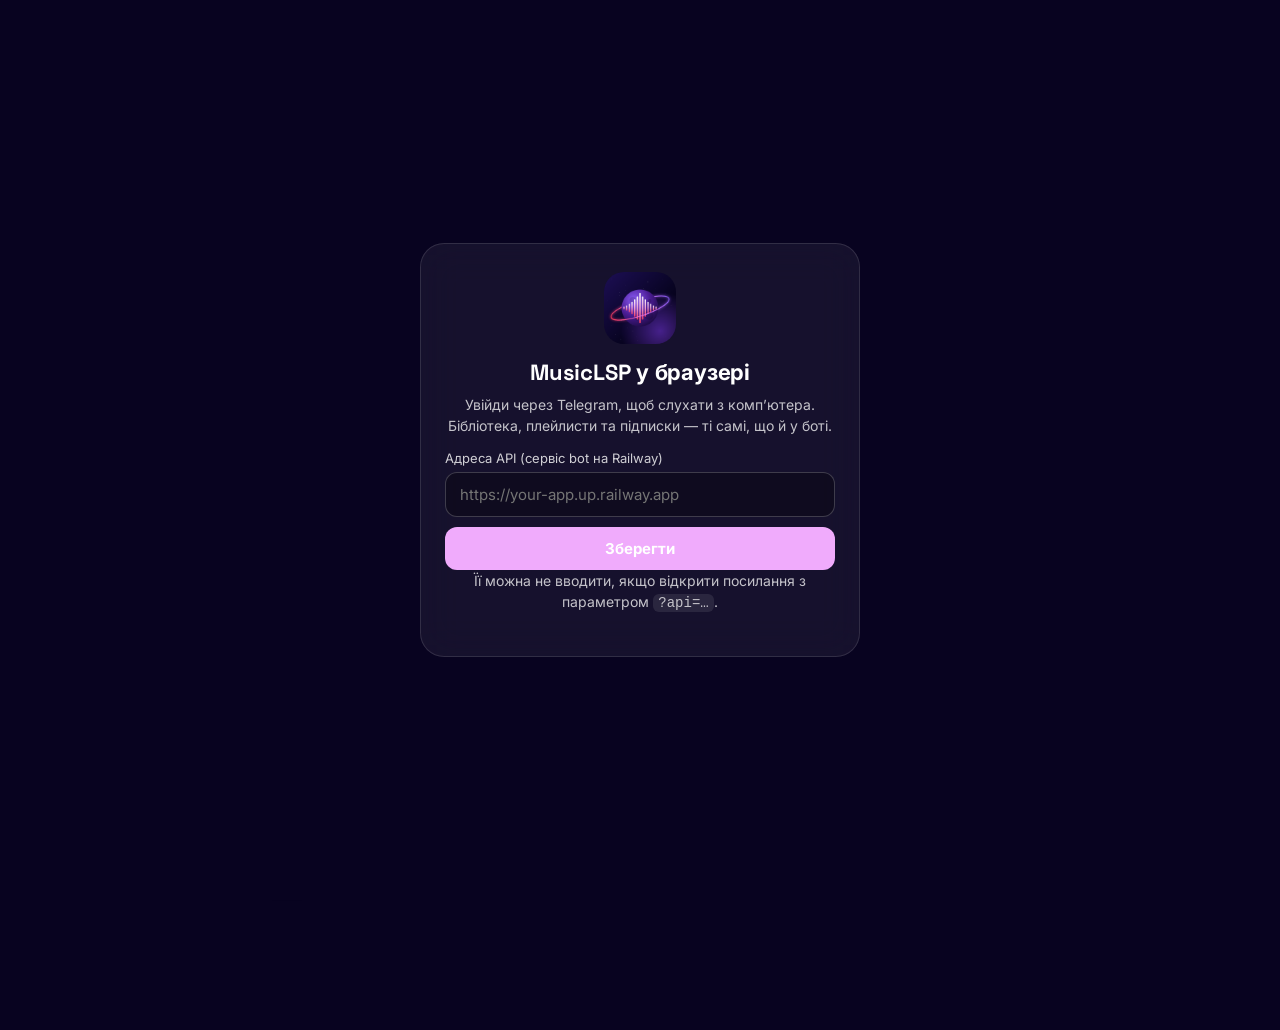
<file: webapp/index.html>
<!DOCTYPE html>
<html lang="uk">
<head>
<meta charset="UTF-8">
<meta name="viewport" content="width=device-width, initial-scale=1, maximum-scale=1, user-scalable=no, viewport-fit=cover">
<title>MusicLSP — Your music space</title>
<script src="./v4-boot.js?v=1"></script>
<script src="https://telegram.org/js/telegram-web-app.js"></script>
<link rel="preconnect" href="https://fonts.googleapis.com">
<link rel="preconnect" href="https://fonts.gstatic.com" crossorigin>
<link href="https://fonts.googleapis.com/css2?family=Space+Grotesk:wght@500;600;700&family=Inter:wght@400;500;600&display=swap" rel="stylesheet"><link rel="stylesheet" href="./legacy.css?v=1">
<link rel="stylesheet" href="./v2.css?v=4">
<link rel="stylesheet" href="./redesign.css?v=21">
<link rel="stylesheet" href="./ui-polish.css?v=2">
<style id="v2-critical-nav">.nav.app-nav{grid-template-columns:repeat(4,minmax(0,1fr))}</style>
  <link rel="stylesheet" href="./v3.css?v=3">
  <link rel="stylesheet" href="./theme.css?v=21">
  <link rel="stylesheet" href="./v4-themes.css?v=1">
  <script defer src="./v3.js?v=12"></script>
<script defer src="./platform.js?v=3"></script>
<script defer src="./v4.js?v=1"></script>
<script>try{var d=document.documentElement;d.dataset.space=localStorage.getItem("mlsp_space")||"nebula";d.dataset.spAnim=localStorage.getItem("mlsp_spanim")==="0"?"0":"1";}catch(e){document.documentElement.dataset.space="nebula";}</script>
<link rel="stylesheet" href="./platform.css?v=4">
<link rel="stylesheet" href="./v4.css?v=1">
<link rel="stylesheet" href="./v5.css?v=1">
<link rel="manifest" href="./manifest.webmanifest">
<meta name="theme-color" content="#080320">
<link rel="icon" type="image/svg+xml" href="./icon.svg">
<link rel="apple-touch-icon" href="./icon-192.png">
</head>
<body>
<div id="spaceBg" aria-hidden="true"><i class="sp-obj"></i></div>
<div id="splash">
  <div class="splashBg" id="splashBg"></div>
  <div class="v5-splash">
    <div class="v5-logo" aria-hidden="true"><i class="v5-ring"></i><i class="v5-ring r2"></i><img src="./icon-192.png" alt=""></div>
    <div class="v5-word">Music<b>LSP</b></div>
    <div class="seq" aria-hidden="true"><i></i><i></i><i></i><i></i><i></i></div>
    <div class="v5-bar" aria-hidden="true"><i></i></div>
    <div class="stext" id="splashText" data-i18n="loading_data">Завантаження даних…</div>
  </div>
</div>
<div class="app" id="appRoot">
  <div id="mlsp-v3"></div>

  <header class="top app-top">
    <button class="top-avatar" id="topProfile" type="button" onclick="go('Me')" aria-label="Відкрити профіль"><span class="avatar-fallback">M</span></button>
    <div class="top-heading">
      <div class="top-eyebrow" id="topSub">ТВОЯ МУЗИКА ЩОДНЯ</div>
      <div class="name dspl" id="topTitle">MusicLSP</div>
    </div>
    <div class="spacer"></div>
    <button class="chip admin-chip" id="adminChip" type="button" hidden onclick="openAdmin()">Admin</button>
    <button class="chip plan-chip" id="planChip" type="button" onclick="openPlan()">Free</button>
  </header>

  <!-- HOME -->
  <section class="screen on" id="scHome">
    <div id="homeBody">
      <div class="skel"></div><div class="skel"></div><div class="skel"></div>
    </div>
  </section>

  <!-- EXPLORE -->
  <section class="screen" id="scExplore">
    <div class="explore-head">
      <div class="explore-kicker">MUSICLSP / DISCOVERY</div>
      <h1>Відкривай <em>своє звучання</em></h1>
      <p>Жанри, настрої та музика, яку варто почути.</p>
    </div>
    <div id="exploreBody"><div class="skel"></div><div class="skel"></div></div>
  </section>

  <!-- SEARCH -->
  <section class="screen" id="scSearch">
    <div class="searchbar">
      <span data-icon="search" class="icon"></span>
      <input id="qInput" placeholder="Трек, артист або жанр" autocomplete="off" data-i18n-ph="search_ph"
             enterkeyhint="search" inputmode="search">
      <button class="act" id="qClear" style="color:var(--muted)"><span data-icon="close"></span></button>
    </div>
    <div class="tabs" id="qTabs">
      <button class="tab" data-kind="all" data-i18n="search_all">Усе</button>
      <button class="tab" data-kind="genres" data-i18n="search_genres">Жанри</button>
      <button class="tab on" data-kind="tracks" data-i18n="search_tracks">Треки</button>
      <button class="tab" data-kind="albums" data-i18n="search_albums">Альбоми</button>
      <button class="tab" data-kind="artists" data-i18n="search_artists">Артисти</button>
      <button class="tab" data-kind="public_domain" data-i18n="search_pd">Суспільне надбання</button>
    </div>
    <div id="qFilters">
      <div class="frow" id="qSortRow">
        <button class="fchip on" data-sort="relevance"><span data-icon="sort" class="icon"></span><span data-i18n="sort_relevance">За збігом</span></button>
        <button class="fchip" data-sort="popularity" data-i18n="sort_popular">Популярні</button>
        <button class="fchip" data-sort="newest" data-i18n="sort_newest">Новинки</button>
      </div>
    </div>
    <div id="qBody">
      <div class="empty"><b data-i18n="search_empty_title">Що поставити?</b><span data-i18n="search_empty_body">Каталог — незалежні артисти під Creative Commons.
        Спробуйте жанр: lofi, jazz, synthwave, folk.</span></div>
    </div>
  </section>

  <!-- LIBRARY -->
  <section class="screen" id="scLib">
    <div class="library-heading"><div class="explore-kicker">YOUR SOUND / COLLECTION</div><h1>Твоя колекція</h1><p>Усе, що хочеш зберегти поруч.</p></div>
    <div class="tabs library-tabs" id="libTabs">
      <button class="tab on" data-view="liked">❤️ Збережене</button>
      <button class="tab" data-view="playlists">▤ Плейлисти</button>
      <button class="tab" data-view="history">◷ Прослухано</button>
      <button class="tab" data-view="moments">✦ Моменти</button>
    </div>
    <div id="libBody"></div>
  </section>

  <!-- PROFILE -->
  <section class="screen" id="scMe">
    <div id="meBody"></div>
  </section>

</div>

<!-- player bar -->
<div class="bar" id="bar">
  <img class="art" id="barArt" alt="">
  <div class="meta" onclick="openSheet()">
    <div class="t" id="barTitle">—</div>
    <div class="s" id="barArtist">—</div><div class="bar-output" id="barOutput"></div>
  </div>
  <button class="iconbtn mini-toggle" id="barShuffle" onclick="toggleShuffle()" aria-label="Перемішати"><span data-icon="shuffle"></span></button>
  <button class="iconbtn" id="barPrev" onclick="barPrev()" aria-label="Попередній трек"><span data-icon="prev"></span></button>
  <button class="iconbtn main" id="barPlay" onclick="barTogglePlay()" aria-label="Відтворити або призупинити"><span data-icon="play"></span></button>
  <button class="iconbtn" id="barNext" onclick="barNext()" aria-label="Наступний трек"><span data-icon="next"></span></button>
  <button class="iconbtn mini-toggle" id="barRepeat" onclick="toggleRepeat()" aria-label="Повтор"><span data-icon="repeat"></span></button>
  <button class="iconbtn" id="barRemote" onclick="openDevices()" aria-label="Керувати пристроями" hidden><span data-icon="devices"></span></button>
  <div class="barline" id="barLine"></div>
</div>

<!-- bottom nav -->
<nav class="nav app-nav" aria-label="Основна навігація">
  <button class="on" data-go="Home"><span class="ic" data-icon="home"></span><span class="nav-label">Головна</span></button>
  <button data-go="Search"><span class="ic" data-icon="search"></span><span class="nav-label">Пошук</span></button>
  <button data-go="Lib"><span class="ic" data-icon="library"></span><span class="nav-label">Бібліотека</span></button>
  <button type="button" data-nav-key="create" onclick="openCreateMenu()"><span class="ic" data-icon="plus"></span><span class="nav-label">Створити</span></button>
</nav>

<!-- now playing -->
<div class="sheet" id="sheet">
  <div class="handle" onclick="closeSheet()"></div>
  <div class="coverWrap" id="coverWrap">
    <img class="ambientBg" id="ambientBg" alt="" aria-hidden="true">
    <div class="vinylDisc" aria-hidden="true"></div>
    <div class="vinylHole"></div>
    <img class="cover" id="npArt" alt="">
  </div>
  <div class="tt dspl" id="npTitle">—</div>
  <div class="aa" id="npArtist">—</div>
  <div class="lic" id="npLic"></div>

  <div class="seek">
    <button class="bkmkBtn" id="bkmkBtn" title="Позначити момент" onclick="addBookmark()">🔖</button>
    <input type="range" id="npSeek" min="0" max="1000" value="0">
    <div class="bkmkTicks" id="bkmkTicks"></div>
    <div class="times"><span id="npCur">0:00</span><span id="npDur">0:00</span></div>
  </div>

  <div class="controls">
    <button class="iconbtn sm" id="btnShuffle" onclick="toggleShuffle()"><span data-icon="shuffle"></span></button>
    <button class="iconbtn sm" onclick="barPrev()"><span data-icon="prev"></span></button>
    <button class="iconbtn main big" id="npPlay" onclick="barTogglePlay()"><span data-icon="play"></span></button>
    <button class="iconbtn sm" onclick="barNext()"><span data-icon="next"></span></button>
    <button class="iconbtn sm" id="btnRepeat" onclick="toggleRepeat()"><span data-icon="repeat"></span></button>
  </div>

  <div class="sheetacts">
    <button class="qa" data-qa="like" id="pillLike" onclick="toggleLike()" aria-label="Зберегти"><span data-icon="heart"></span></button>
    <button class="qa" data-qa="playlist" onclick="openAddToPlaylist()" aria-label="У плейлист"><span data-icon="playlist-add"></span></button>
    <button class="qa" data-qa="radio" onclick="startRadio()" aria-label="Радіо"><span data-icon="radio"></span></button>
    <button class="qa" data-qa="share" onclick="shareCurrentTrack()" aria-label="Поділитися"><span data-icon="share"></span></button>
    <button class="qa" data-qa="queue" onclick="openQueue()" aria-label="Черга"><span data-icon="queue"></span></button>
    <button class="qa" data-qa="devices" onclick="openDevices()" aria-label="Пристрої"><span data-icon="devices"></span></button>
    <button class="qa" data-qa="more" onclick="openMoreMenu()" aria-label="Ще"><span style="font-size:28px;line-height:1">⋯</span></button>
  </div>
</div>

<!-- modal -->
<div class="modal" id="modal" onclick="if(event.target===this)closeModal()">
  <div class="box" id="modalBox"></div>
</div>

<!-- адмін-панель (лише для адмінів) -->
<div class="adm" id="adm">
  <div class="admTop">
    <button class="iconbtn" onclick="closeAdmin()" aria-label="Закрити"><span data-icon="close"></span></button>
    <div class="dspl" style="font-weight:700;font-size:18px">🛠 Адмін-панель</div>
  </div>
  <div class="admTabs" id="admTabs">
    <button class="tab on" data-t="ov">Огляд</button>
    <button class="tab" data-t="users">Юзери</button>
    <button class="tab" data-t="reports">Скарги</button>
    <button class="tab" data-t="promo">Промокоди</button>
    <button class="tab" data-t="bc">Розсилка</button>
    <button class="tab" data-t="sys">Система</button>
    <button class="tab" data-t="log">Журнал</button>
  </div>
  <div class="admBody" id="admBody"></div>
</div>

<div class="toast" id="toast"></div>

<script>
"use strict";

/* ════════ Ініціалізація ════════ */
const tg = window.Telegram?.WebApp;
tg?.ready(); tg?.expand();
/* ПК: велике вікно (повноекранний режим), телефон: окрема мобільна розкладка */
try{
  const plat=(tg&&tg.platform)||"", desk=/^(tdesktop|macos|weba|webk|web|unigram)$/.test(plat);
  document.documentElement.dataset.device=desk?"desktop":"mobile";
  if(desk && tg && typeof tg.requestFullscreen==="function" && !tg.isFullscreen){
    try{ tg.requestFullscreen(); }catch(e){}
    document.addEventListener("click",()=>{ try{ if(!tg.isFullscreen) tg.requestFullscreen(); }catch(e){} },{once:true});
  }
}catch(e){}
try { tg?.setHeaderColor?.("#0E0B18"); tg?.setBackgroundColor?.("#0E0B18"); } catch(e){}
// Telegram Mini App не має API для фонового відтворення — коли застосунок
// повністю згорнутий чи закритий, Telegram зупиняє його WebView і музика
// зупиняється. Це обмеження платформи, обійти його через JS неможливо.
// Реально можемо лише зменшити випадкові згортання/закриття:
try { tg?.enableClosingConfirmation?.(); } catch(e){}      // питає підтвердження перед закриттям
try { tg?.disableVerticalSwipes?.(); } catch(e){}           // прибирає випадкове згортання свайпом вниз

const params   = new URLSearchParams(location.search);
const API      = (params.get("api") || window.__MLSP_API || "").replace(/\/$/, "");
const INIT     = tg?.initData || window.__MLSP_WEB_INIT || "";
const START    = params.get("start") || tg?.initDataUnsafe?.start_param || "";

function applyTelegramAvatar(profile){
  const button=document.getElementById("topProfile");
  if(!button) return;
  const tgUser=tg?.initDataUnsafe?.user || {};
  const user=profile || {};
  const fallback=button.querySelector(".avatar-fallback");
  if(fallback) fallback.textContent=(tgUser.first_name||user.name||"").trim().slice(0,1).toUpperCase() || "♪";
  const photo=[tgUser.photo_url,user.photo_url,user.avatar_url,user.photo].find(v=>typeof v==="string" && /^https:\/\//i.test(v)) || "";
  if(!photo) return;
  let img=button.querySelector("img.telegram-avatar");
  if(!img){
    img=document.createElement("img");
    img.className="telegram-avatar";
    img.alt="";
    img.referrerPolicy="no-referrer";
    img.decoding="async";
    img.onerror=()=>{ img.remove(); button.classList.remove("has-avatar"); };
    button.prepend(img);
  }
  if(img.src!==photo) img.src=photo;
  button.classList.add("has-avatar");
}
const S = {
  me:null, limits:null, features:[],
  queue:[], index:-1, playing:false, shuffle:false, repeat:"off",
  liked:new Set(), playlists:[], eq:null, eqNodes:null, ctx:null,
  crossfade:0, sleepAt:0, sleepTimer:null, kind:"tracks", libView:"liked",
  sort:"relevance", sources:["soundcloud","jamendo","audius","archive","ccmixter","openverse","wikimedia"],
  speed:1, nightQuiet:false, dataSaver:false, autoplay:true,
};

/* ── локальні комфорт-налаштування (швидкість, тихий вечір, моменти) ──
   Зберігаються тільки на пристрої: не потребують синхронізації з сервером. */
try{ S.speed = parseFloat(localStorage.getItem("mlsp_speed")) || 1; }catch(e){}
try{ S.nightQuiet = localStorage.getItem("mlsp_nightquiet") === "1"; }catch(e){}
try{ S.dataSaver = localStorage.getItem("mlsp_data_saver") === "1"; }catch(e){}
try{ S.autoplay = localStorage.getItem("mlsp_autoplay") !== "0"; }catch(e){}
if(S.dataSaver) document.body.classList.add("data-saver");
function isNightHours(){
  const h = new Date().getHours();
  return h >= 23 || h < 7;
}
function bookmarksAll(){
  try{ return JSON.parse(localStorage.getItem("mlsp_bookmarks") || "[]"); }catch(e){ return []; }
}
function bookmarksSave(list){
  try{ localStorage.setItem("mlsp_bookmarks", JSON.stringify(list.slice(0,200))); }catch(e){}
}

/* ════════ Мова інтерфейсу ════════
   Повний перехід на трьохмовний інтерфейс: кожен статичний елемент, що
   несе data-i18n (текст) чи data-i18n-ph (placeholder), перекладається
   через applyI18n(), яка викликається після кожного перемальовування
   екрану — тому переклад тримається навіть коли HTML генерується JS-ом
   наново. Контент з бекенду (назви треків, підбірки на кшталт "Популярне
   цього місяця") — це серверні дані, а не інтерфейс, і залишаються як є. */
const I18N = {
  uk: {
    artist_label:"Артист", artist_tracks:"Треки артиста", artist_open_error:"Не вдалося відкрити сторінку артиста",
    hero_kicker:"MUSICLSP · ВІДКРИВАЙ",
    hero_title_a:"Твій звук.",
    hero_title_b:"Твій момент.",
    hero_desc:"Відкривай музику, яка пасує саме зараз.",
    hero_cta:"Знайти музику",
    hero_footer:"ПЛЕЙЛИСТИ · АРТИСТИ · ВІДКРИТТЯ",

    nav_home:"Головна", nav_search:"Пошук", nav_lib:"Бібліотека", nav_me:"Профіль", nav_create:"Створити",
    sub_free:"Музика з відкритих ліцензій", sub_premium:"Hi-Fi · без лімітів",
    h_mood:"Настрій", onboard_title:"Як почати",
    onboard_body:"Напишіть назву пісні чи артиста в пошуку, або оберіть настрій нижче — і музика підбереться сама.",
    search_ph:"Трек, артист або жанр",
    search_all:"Усе", search_genres:"Жанри", search_tracks:"Треки", search_albums:"Альбоми",
    search_artists:"Артисти", search_pd:"Суспільне надбання",
    sort_relevance:"За збігом", sort_popular:"Популярні", sort_newest:"Новинки",
    search_empty_title:"Що поставити?",
    search_empty_body:"Каталог — незалежні артисти під Creative Commons. Спробуйте жанр: lofi, jazz, synthwave, folk.",
    lib_liked:"Збережене", lib_playlists:"Плейлисти", lib_history:"Історія",
    pr_stats:"Статистика", pr_wrapped:"Мій рік у музиці", pr_referral:"Запросити друзів",
    pr_sound:"Звук", pr_eq:"Еквалайзер", pr_eq_on:"10 смуг із пресетами", pr_eq_off:"Доступно у Premium",
    pr_crossfade:"Кросфейд", pr_crossfade_on:"Плавний перехід між треками", pr_crossfade_off:"Доступно у Premium",
    pr_sleep:"Таймер сну", pr_sleep_on:"Музика вимкнеться сама", pr_sleep_off:"Доступно у Premium", pr_sleep_off_btn:"Вимкнено",
    pr_theme:"Тема", pr_theme_all:"Усі теми відкриті", pr_theme_free:"У Free доступна лише перша тема",
    pr_ambient:"Жива обкладинка", pr_lang:"Мова",
    pr_lang_hint:"Перекладено весь основний інтерфейс.",
    pr_premium:"Premium", pr_promo_btn:"Ввести промокод", pr_licenses:"Ліцензії",
    pr_licenses_body:"Каталог складають Jamendo (Creative Commons), Audius (релізи самих артистів) та Internet Archive (суспільне надбання). Кожен трек показує ліцензію й посилання на оригінал — це вимога CC. Завантаження вмикається лише там, де автор його дозволив.",
    referral_code:"Ваш код", referral_invited:"Запрошено", referral_both:"за друга — обом",
    share_btn:"Поділитися", copy_btn:"Копіювати",
    home_collections:"Добірки", premium_free:"Free",
    nothing_found_title:"Нічого не знайдено", nothing_found_body:"Спробуйте інше слово.",
    nothing_worked_title:"Нічого не вийшло", catalog_down_title:"Каталог не відповідає",
    lib_create_playlist:"Створити плейлист", lib_liked_empty_title:"Збережене порожнє",
    lib_liked_empty_body:"у плеєрі — трек буде тут.",
    what_to_play:"Що поставити?",
    loading_data:"Завантаження даних…",
    loading_phrases:["Крутимо платівку…", "Будимо баси…", "Ловимо потрібну хвилю…", "Розкладаємо треки по поличках…", "Ще секунда…"],
    pr_speed:"Швидкість відтворення",
    pr_night:"Тихий вечір",
    pr_night_sub:"23:00–07:00 — гучність сама стає м'якшою",
    lib_moments:"Моменти",
    moments_empty_title:"Моментів ще немає",
    moments_empty_body:"Тисніть 🔖 під час прослуховування — і позначите улюблений момент треку.",
    bookmark_added:"Позначено {time}",
  },
  ru: {
    artist_label:"Артист", artist_tracks:"Треки артиста", artist_open_error:"Не удалось открыть страницу артиста",
    hero_kicker:"MUSICLSP · ОТКРЫВАЙ",
    hero_title_a:"Твой звук.",
    hero_title_b:"Твой момент.",
    hero_desc:"Открывай музыку, которая подходит именно сейчас.",
    hero_cta:"Найти музыку",
    hero_footer:"ПЛЕЙЛИСТЫ · АРТИСТЫ · ОТКРЫТИЯ",

    nav_home:"Главная", nav_search:"Поиск", nav_lib:"Библиотека", nav_me:"Профиль",
    sub_free:"Музыка из открытых лицензий", sub_premium:"Hi-Fi · без лимитов",
    h_mood:"Настроение", onboard_title:"Как начать",
    onboard_body:"Напишите название песни или артиста в поиске, или выберите настроение ниже — и музыка подберётся сама.",
    search_ph:"Трек, артист или жанр",
    search_all:"Всё", search_genres:"Жанры", search_tracks:"Треки", search_albums:"Альбомы",
    search_artists:"Артисты", search_pd:"Общественное достояние",
    sort_relevance:"По совпадению", sort_popular:"Популярные", sort_newest:"Новинки",
    search_empty_title:"Что поставить?",
    search_empty_body:"Каталог — независимые артисты под Creative Commons. Попробуйте жанр: lofi, jazz, synthwave, folk.",
    lib_liked:"Сохранённое", lib_playlists:"Плейлисты", lib_history:"История",
    pr_stats:"Статистика", pr_wrapped:"Мой год в музыке", pr_referral:"Пригласить друзей",
    pr_sound:"Звук", pr_eq:"Эквалайзер", pr_eq_on:"10 полос с пресетами", pr_eq_off:"Доступно в Premium",
    pr_crossfade:"Кроссфейд", pr_crossfade_on:"Плавный переход между треками", pr_crossfade_off:"Доступно в Premium",
    pr_sleep:"Таймер сна", pr_sleep_on:"Музыка выключится сама", pr_sleep_off:"Доступно в Premium", pr_sleep_off_btn:"Выключено",
    pr_theme:"Тема", pr_theme_all:"Все темы открыты", pr_theme_free:"В Free доступна только первая тема",
    pr_ambient:"Живая обложка", pr_lang:"Язык",
    pr_lang_hint:"Переведён весь основной интерфейс.",
    pr_premium:"Premium", pr_promo_btn:"Ввести промокод", pr_licenses:"Лицензии",
    pr_licenses_body:"Каталог составляют Jamendo (Creative Commons), Audius (релизы самих артистов) и Internet Archive (общественное достояние). Каждый трек показывает лицензию и ссылку на оригинал — это требование CC. Загрузка включена только там, где автор её разрешил.",
    referral_code:"Ваш код", referral_invited:"Приглашено", referral_both:"за друга — обоим",
    share_btn:"Поделиться", copy_btn:"Копировать",
    home_collections:"Подборки", premium_free:"Free",
    nothing_found_title:"Ничего не найдено", nothing_found_body:"Попробуйте другое слово.",
    nothing_worked_title:"Ничего не вышло", catalog_down_title:"Каталог не отвечает",
    lib_create_playlist:"Создать плейлист", lib_liked_empty_title:"Сохранённое пусто",
    lib_liked_empty_body:"в плеере — трек будет здесь.",
    what_to_play:"Что поставить?",
    loading_data:"Загрузка данных…",
    loading_phrases:["Крутим пластинку…", "Будим басы…", "Ловим нужную волну…", "Раскладываем треки по полочкам…", "Ещё секунда…"],
    pr_speed:"Скорость воспроизведения",
    pr_night:"Тихий вечер",
    pr_night_sub:"23:00–07:00 — громкость сама становится мягче",
    lib_moments:"Моменты",
    moments_empty_title:"Моментов пока нет",
    moments_empty_body:"Нажимайте 🔖 во время прослушивания — и отметите любимый момент трека.",
    bookmark_added:"Отмечено {time}",
  },
  en: {
    artist_label:"Artist", artist_tracks:"Artist tracks", artist_open_error:"Could not open artist page",
    hero_kicker:"MUSICLSP · DISCOVER",
    hero_title_a:"Your sound.",
    hero_title_b:"Your moment.",
    hero_desc:"Discover music that fits exactly how you feel right now.",
    hero_cta:"Discover music",
    hero_footer:"PLAYLISTS · ARTISTS · DISCOVERIES",

    nav_home:"Home", nav_search:"Search", nav_lib:"Library", nav_me:"Profile",
    sub_free:"Music from open licenses", sub_premium:"Hi-Fi · no limits",
    h_mood:"Mood", onboard_title:"Getting started",
    onboard_body:"Type a song or artist name in search, or pick a mood below — the music picks itself.",
    search_ph:"Track, artist or genre",
    search_all:"All", search_genres:"Genres", search_tracks:"Tracks", search_albums:"Albums",
    search_artists:"Artists", search_pd:"Public domain",
    sort_relevance:"Best match", sort_popular:"Popular", sort_newest:"Newest",
    search_empty_title:"What'll it be?",
    search_empty_body:"The catalog is independent artists under Creative Commons. Try a genre: lofi, jazz, synthwave, folk.",
    lib_liked:"Saved", lib_playlists:"Playlists", lib_history:"History",
    pr_stats:"Stats", pr_wrapped:"My year in music", pr_referral:"Invite friends",
    pr_sound:"Sound", pr_eq:"Equalizer", pr_eq_on:"10 bands with presets", pr_eq_off:"Premium only",
    pr_crossfade:"Crossfade", pr_crossfade_on:"Smooth transition between tracks", pr_crossfade_off:"Premium only",
    pr_sleep:"Sleep timer", pr_sleep_on:"Music fades out on its own", pr_sleep_off:"Premium only", pr_sleep_off_btn:"Off",
    pr_theme:"Theme", pr_theme_all:"All themes unlocked", pr_theme_free:"Only the first theme is free",
    pr_ambient:"Live cover", pr_lang:"Language",
    pr_lang_hint:"The whole main interface is translated.",
    pr_premium:"Premium", pr_promo_btn:"Enter promo code", pr_licenses:"Licenses",
    pr_licenses_body:"The catalog is Jamendo (Creative Commons), Audius (artists' own releases) and Internet Archive (public domain). Every track shows its license and a link to the original — CC requires that. Downloads are on only where the author allowed it.",
    referral_code:"Your code", referral_invited:"Invited", referral_both:"for a friend — both get",
    share_btn:"Share", copy_btn:"Copy",
    home_collections:"Collections", premium_free:"Free",
    nothing_found_title:"Nothing found", nothing_found_body:"Try another word.",
    nothing_worked_title:"Something went wrong", catalog_down_title:"Catalog isn't responding",
    lib_create_playlist:"Create playlist", lib_liked_empty_title:"Saved is empty",
    lib_liked_empty_body:"in the player — the track will show up here.",
    what_to_play:"What'll it be?",
    loading_data:"Loading data…",
    loading_phrases:["Spinning up the vinyl…", "Waking up the bass…", "Tuning into the right frequency…", "Sorting your tracks…", "Almost there…"],
    pr_speed:"Playback speed",
    pr_night:"Night quiet",
    pr_night_sub:"23:00–07:00 — volume softens automatically",
    lib_moments:"Moments",
    moments_empty_title:"No moments yet",
    moments_empty_body:"Tap 🔖 while listening to mark your favorite moment in a track.",
    bookmark_added:"Marked {time}",
  },
  pl: {
    artist_label:"Artysta", artist_tracks:"Utwory artysty", artist_open_error:"Nie udało się otworzyć strony artysty",
    hero_kicker:"MUSICLSP · ODKRYWAJ",
    hero_title_a:"Twój dźwięk.",
    hero_title_b:"Twój moment.",
    hero_desc:"Odkrywaj muzykę, która pasuje właśnie do Ciebie.",
    hero_cta:"Odkryj muzykę",
    hero_footer:"PLAYLISTY · ARTYŚCI · ODKRYCIA",

    nav_home:"Główna", nav_search:"Szukaj", nav_lib:"Biblioteka", nav_me:"Profil",
    sub_free:"Muzyka z otwartych licencji", sub_premium:"Hi-Fi · bez limitów",
    h_mood:"Nastrój", onboard_title:"Jak zacząć",
    onboard_body:"Wpisz nazwę utworu lub artysty, albo wybierz nastrój poniżej — muzyka dobierze się sama.",
    search_ph:"Utwór, artysta lub gatunek",
    search_all:"Wszystko", search_genres:"Gatunki", search_tracks:"Utwory", search_albums:"Albumy",
    search_artists:"Artyści", search_pd:"Domena publiczna",
    sort_relevance:"Trafność", sort_popular:"Popularne", sort_newest:"Nowości",
    search_empty_title:"Co włączyć?",
    search_empty_body:"Katalog to niezależni artyści na licencji Creative Commons. Spróbuj gatunku: lofi, jazz, synthwave, folk.",
    lib_liked:"Zapisane", lib_playlists:"Playlisty", lib_history:"Historia",
    pr_stats:"Statystyki", pr_wrapped:"Mój rok w muzyce", pr_referral:"Zaproś znajomych",
    pr_sound:"Dźwięk", pr_eq:"Korektor", pr_eq_on:"10 pasm z presetami", pr_eq_off:"Dostępne w Premium",
    pr_crossfade:"Crossfade", pr_crossfade_on:"Płynne przejście między utworami", pr_crossfade_off:"Dostępne w Premium",
    pr_sleep:"Wyłącznik czasowy", pr_sleep_on:"Muzyka wyciszy się sama", pr_sleep_off:"Dostępne w Premium", pr_sleep_off_btn:"Wyłączony",
    pr_theme:"Motyw", pr_theme_all:"Wszystkie motywy odblokowane", pr_theme_free:"W Free dostępny tylko pierwszy motyw",
    pr_ambient:"Żywa okładka", pr_lang:"Język",
    pr_lang_hint:"Przetłumaczony cały główny interfejs.",
    pr_premium:"Premium", pr_promo_btn:"Wpisz kod promocyjny", pr_licenses:"Licencje",
    pr_licenses_body:"Katalog tworzą Jamendo (Creative Commons), Audius (własne wydania artystów) i Internet Archive (domena publiczna). Każdy utwór pokazuje licencję i link do oryginału — tego wymaga CC. Pobieranie włączone tylko tam, gdzie autor na to pozwolił.",
    referral_code:"Twój kod", referral_invited:"Zaproszono", referral_both:"za znajomego — oboje dostajecie",
    share_btn:"Udostępnij", copy_btn:"Kopiuj",
    home_collections:"Kolekcje", premium_free:"Free",
    nothing_found_title:"Nic nie znaleziono", nothing_found_body:"Spróbuj innego słowa.",
    nothing_worked_title:"Coś poszło nie tak", catalog_down_title:"Katalog nie odpowiada",
    lib_create_playlist:"Utwórz playlistę", lib_liked_empty_title:"Brak zapisanych",
    lib_liked_empty_body:"w odtwarzaczu — utwór pojawi się tutaj.",
    what_to_play:"Co włączyć?",
    loading_data:"Ładowanie danych…",
    loading_phrases:["Kręcimy płytę…", "Budzimy bas…", "Łapiemy właściwą falę…", "Układamy utwory…", "Jeszcze chwila…"],
    pr_speed:"Prędkość odtwarzania",
    pr_night:"Cichy wieczór",
    pr_night_sub:"23:00–07:00 — głośność sama łagodnieje",
    lib_moments:"Momenty",
    moments_empty_title:"Nie ma jeszcze żadnych momentów",
    moments_empty_body:"Stuknij 🔖 podczas słuchania, aby zaznaczyć ulubiony moment utworu.",
    bookmark_added:"Zaznaczono {time}",
  },
  de: {
    artist_label:"Künstler", artist_tracks:"Titel des Künstlers", artist_open_error:"Künstlerseite konnte nicht geöffnet werden",
    hero_kicker:"MUSICLSP · ENTDECKEN",
    hero_title_a:"Dein Sound.",
    hero_title_b:"Dein Moment.",
    hero_desc:"Entdecke Musik, die genau jetzt zu dir passt.",
    hero_cta:"Musik entdecken",
    hero_footer:"PLAYLISTS · KÜNSTLER · ENTDECKUNGEN",

    nav_home:"Start", nav_search:"Suche", nav_lib:"Bibliothek", nav_me:"Profil",
    sub_free:"Musik aus offenen Lizenzen", sub_premium:"Hi-Fi · ohne Limits",
    h_mood:"Stimmung", onboard_title:"Erste Schritte",
    onboard_body:"Gib einen Song- oder Künstlernamen ein, oder wähle unten eine Stimmung — die Musik findet sich von selbst.",
    search_ph:"Titel, Künstler oder Genre",
    search_all:"Alles", search_genres:"Genres", search_tracks:"Titel", search_albums:"Alben",
    search_artists:"Künstler", search_pd:"Gemeinfrei",
    sort_relevance:"Relevanz", sort_popular:"Beliebt", sort_newest:"Neu",
    search_empty_title:"Was soll's sein?",
    search_empty_body:"Der Katalog sind unabhängige Künstler unter Creative Commons. Probier ein Genre: lofi, jazz, synthwave, folk.",
    lib_liked:"Gespeichert", lib_playlists:"Playlists", lib_history:"Verlauf",
    pr_stats:"Statistik", pr_wrapped:"Mein Musikjahr", pr_referral:"Freunde einladen",
    pr_sound:"Klang", pr_eq:"Equalizer", pr_eq_on:"10 Bänder mit Presets", pr_eq_off:"Nur mit Premium",
    pr_crossfade:"Crossfade", pr_crossfade_on:"Sanfter Übergang zwischen Titeln", pr_crossfade_off:"Nur mit Premium",
    pr_sleep:"Sleep-Timer", pr_sleep_on:"Musik verklingt von selbst", pr_sleep_off:"Nur mit Premium", pr_sleep_off_btn:"Aus",
    pr_theme:"Design", pr_theme_all:"Alle Designs freigeschaltet", pr_theme_free:"In Free nur das erste Design",
    pr_ambient:"Live-Cover", pr_lang:"Sprache",
    pr_lang_hint:"Die gesamte Oberfläche ist übersetzt.",
    pr_premium:"Premium", pr_promo_btn:"Promo-Code eingeben", pr_licenses:"Lizenzen",
    pr_licenses_body:"Der Katalog besteht aus Jamendo (Creative Commons), Audius (eigene Veröffentlichungen der Künstler) und Internet Archive (gemeinfrei). Jeder Titel zeigt Lizenz und Link zum Original — das verlangt CC. Downloads sind nur aktiviert, wo der Autor es erlaubt.",
    referral_code:"Dein Code", referral_invited:"Eingeladen", referral_both:"pro Freund — ihr beide bekommt",
    share_btn:"Teilen", copy_btn:"Kopieren",
    home_collections:"Sammlungen", premium_free:"Free",
    nothing_found_title:"Nichts gefunden", nothing_found_body:"Versuch ein anderes Wort.",
    nothing_worked_title:"Etwas ist schiefgelaufen", catalog_down_title:"Katalog antwortet nicht",
    lib_create_playlist:"Playlist erstellen", lib_liked_empty_title:"Nichts gespeichert",
    lib_liked_empty_body:"im Player — der Titel erscheint hier.",
    what_to_play:"Was soll's sein?",
    loading_data:"Daten werden geladen…",
    loading_phrases:["Die Platte dreht sich…", "Bass wird geweckt…", "Die richtige Frequenz wird gesucht…", "Songs werden sortiert…", "Gleich geschafft…"],
    pr_speed:"Wiedergabegeschwindigkeit",
    pr_night:"Ruhiger Abend",
    pr_night_sub:"23:00–07:00 Uhr — Lautstärke wird automatisch sanfter",
    lib_moments:"Momente",
    moments_empty_title:"Noch keine Momente",
    moments_empty_body:"Tippe beim Hören auf 🔖, um deinen Lieblingsmoment im Track zu markieren.",
    bookmark_added:"Markiert bei {time}",
  },
  es: {
    artist_label:"Artista", artist_tracks:"Canciones del artista", artist_open_error:"No se pudo abrir la página del artista",
    hero_kicker:"MUSICLSP · DESCUBRE",
    hero_title_a:"Tu sonido.",
    hero_title_b:"Tu momento.",
    hero_desc:"Descubre música que encaja contigo ahora mismo.",
    hero_cta:"Descubrir música",
    hero_footer:"LISTAS · ARTISTAS · DESCUBRIMIENTOS",

    nav_home:"Inicio", nav_search:"Buscar", nav_lib:"Biblioteca", nav_me:"Perfil",
    sub_free:"Música de licencias abiertas", sub_premium:"Hi-Fi · sin límites",
    h_mood:"Estado de ánimo", onboard_title:"Cómo empezar",
    onboard_body:"Escribe una canción o artista, o elige un estado de ánimo abajo — la música se elige sola.",
    search_ph:"Pista, artista o género",
    search_all:"Todo", search_genres:"Géneros", search_tracks:"Pistas", search_albums:"Álbumes",
    search_artists:"Artistas", search_pd:"Dominio público",
    sort_relevance:"Relevancia", sort_popular:"Popular", sort_newest:"Novedades",
    search_empty_title:"¿Qué ponemos?",
    search_empty_body:"El catálogo son artistas independientes bajo Creative Commons. Prueba un género: lofi, jazz, synthwave, folk.",
    lib_liked:"Guardado", lib_playlists:"Listas", lib_history:"Historial",
    pr_stats:"Estadísticas", pr_wrapped:"Mi año en música", pr_referral:"Invitar amigos",
    pr_sound:"Sonido", pr_eq:"Ecualizador", pr_eq_on:"10 bandas con preajustes", pr_eq_off:"Solo en Premium",
    pr_crossfade:"Crossfade", pr_crossfade_on:"Transición suave entre pistas", pr_crossfade_off:"Solo en Premium",
    pr_sleep:"Temporizador", pr_sleep_on:"La música se apaga sola", pr_sleep_off:"Solo en Premium", pr_sleep_off_btn:"Apagado",
    pr_theme:"Tema", pr_theme_all:"Todos los temas desbloqueados", pr_theme_free:"En Free solo el primer tema",
    pr_ambient:"Portada animada", pr_lang:"Idioma",
    pr_lang_hint:"Toda la interfaz principal está traducida.",
    pr_premium:"Premium", pr_promo_btn:"Introducir código promo", pr_licenses:"Licencias",
    pr_licenses_body:"El catálogo es Jamendo (Creative Commons), Audius (publicaciones propias de artistas) e Internet Archive (dominio público). Cada pista muestra su licencia y un enlace al original — lo exige CC. Las descargas solo están activas donde el autor lo permite.",
    referral_code:"Tu código", referral_invited:"Invitados", referral_both:"por amigo — ambos reciben",
    share_btn:"Compartir", copy_btn:"Copiar",
    home_collections:"Colecciones", premium_free:"Free",
    nothing_found_title:"No se encontró nada", nothing_found_body:"Prueba otra palabra.",
    nothing_worked_title:"Algo salió mal", catalog_down_title:"El catálogo no responde",
    lib_create_playlist:"Crear lista", lib_liked_empty_title:"Nada guardado",
    lib_liked_empty_body:"en el reproductor — la pista aparecerá aquí.",
    what_to_play:"¿Qué ponemos?",
    loading_data:"Cargando datos…",
    loading_phrases:["Girando el vinilo…", "Despertando los graves…", "Buscando la frecuencia justa…", "Ordenando tus pistas…", "Ya casi…"],
    pr_speed:"Velocidad de reproducción",
    pr_night:"Noche silenciosa",
    pr_night_sub:"23:00–07:00 — el volumen se suaviza solo",
    lib_moments:"Momentos",
    moments_empty_title:"Aún no hay momentos",
    moments_empty_body:"Toca 🔖 mientras escuchas para marcar tu momento favorito de una pista.",
    bookmark_added:"Marcado en {time}",
  },
  fr: {
    artist_label:"Artiste", artist_tracks:"Titres de l’artiste", artist_open_error:"Impossible d’ouvrir la page de l’artiste",
    hero_kicker:"MUSICLSP · DÉCOUVRIR",
    hero_title_a:"Ton son.",
    hero_title_b:"Ton moment.",
    hero_desc:"Découvre la musique qui te correspond en ce moment.",
    hero_cta:"Découvrir la musique",
    hero_footer:"PLAYLISTS · ARTISTES · DÉCOUVERTES",

    nav_home:"Accueil", nav_search:"Recherche", nav_lib:"Bibliothèque", nav_me:"Profil",
    sub_free:"Musique sous licences ouvertes", sub_premium:"Hi-Fi · sans limites",
    h_mood:"Humeur", onboard_title:"Pour commencer",
    onboard_body:"Écris un titre ou un artiste, ou choisis une humeur ci-dessous — la musique se choisit toute seule.",
    search_ph:"Titre, artiste ou genre",
    search_all:"Tout", search_genres:"Genres", search_tracks:"Titres", search_albums:"Albums",
    search_artists:"Artistes", search_pd:"Domaine public",
    sort_relevance:"Pertinence", sort_popular:"Populaire", sort_newest:"Nouveautés",
    search_empty_title:"On écoute quoi ?",
    search_empty_body:"Le catalogue, ce sont des artistes indépendants sous Creative Commons. Essaie un genre : lofi, jazz, synthwave, folk.",
    lib_liked:"Enregistré", lib_playlists:"Playlists", lib_history:"Historique",
    pr_stats:"Statistiques", pr_wrapped:"Mon année en musique", pr_referral:"Inviter des amis",
    pr_sound:"Son", pr_eq:"Égaliseur", pr_eq_on:"10 bandes avec préréglages", pr_eq_off:"Réservé à Premium",
    pr_crossfade:"Crossfade", pr_crossfade_on:"Transition fluide entre les titres", pr_crossfade_off:"Réservé à Premium",
    pr_sleep:"Minuterie", pr_sleep_on:"La musique s'éteint toute seule", pr_sleep_off:"Réservé à Premium", pr_sleep_off_btn:"Désactivée",
    pr_theme:"Thème", pr_theme_all:"Tous les thèmes débloqués", pr_theme_free:"En Free, seul le premier thème",
    pr_ambient:"Pochette animée", pr_lang:"Langue",
    pr_lang_hint:"Toute l'interface principale est traduite.",
    pr_premium:"Premium", pr_promo_btn:"Entrer un code promo", pr_licenses:"Licences",
    pr_licenses_body:"Le catalogue vient de Jamendo (Creative Commons), Audius (publications des artistes eux-mêmes) et Internet Archive (domaine public). Chaque titre affiche sa licence et un lien vers l'original — la CC l'exige. Le téléchargement n'est activé que si l'auteur l'autorise.",
    referral_code:"Ton code", referral_invited:"Invités", referral_both:"par ami — vous recevez tous les deux",
    share_btn:"Partager", copy_btn:"Copier",
    home_collections:"Collections", premium_free:"Free",
    nothing_found_title:"Rien trouvé", nothing_found_body:"Essaie un autre mot.",
    nothing_worked_title:"Un problème est survenu", catalog_down_title:"Le catalogue ne répond pas",
    lib_create_playlist:"Créer une playlist", lib_liked_empty_title:"Rien d'enregistré",
    lib_liked_empty_body:"dans le lecteur — le titre apparaîtra ici.",
    what_to_play:"On écoute quoi ?",
    loading_data:"Chargement des données…",
    loading_phrases:["Le vinyle tourne…", "On réveille les basses…", "On capte la bonne fréquence…", "On trie les morceaux…", "Presque prêt…"],
    pr_speed:"Vitesse de lecture",
    pr_night:"Soirée tranquille",
    pr_night_sub:"23h00–07h00 — le volume s'adoucit automatiquement",
    lib_moments:"Moments",
    moments_empty_title:"Pas encore de moments",
    moments_empty_body:"Appuyez sur 🔖 pendant l'écoute pour marquer votre moment préféré d'un titre.",
    bookmark_added:"Marqué à {time}",
  },
  tr: {
    artist_label:"Sanatçı", artist_tracks:"Sanatçının parçaları", artist_open_error:"Sanatçı sayfası açılamadı",
    hero_kicker:"MUSICLSP · KEŞFET",
    hero_title_a:"Senin sesin.",
    hero_title_b:"Senin anın.",
    hero_desc:"Tam şu ana uygun müzikleri keşfet.",
    hero_cta:"Müziği keşfet",
    hero_footer:"ÇALMA LİSTELERİ · SANATÇILAR · KEŞİFLER",

    nav_home:"Ana Sayfa", nav_search:"Ara", nav_lib:"Kitaplık", nav_me:"Profil",
    sub_free:"Açık lisanslı müzik", sub_premium:"Hi-Fi · sınırsız",
    h_mood:"Ruh hali", onboard_title:"Nasıl başlanır",
    onboard_body:"Bir şarkı ya da sanatçı adı yaz, ya da aşağıdan bir ruh hali seç — müzik kendi kendine gelsin.",
    search_ph:"Parça, sanatçı veya tür",
    search_all:"Tümü", search_genres:"Türler", search_tracks:"Parçalar", search_albums:"Albümler",
    search_artists:"Sanatçılar", search_pd:"Kamu malı",
    sort_relevance:"Uygunluk", sort_popular:"Popüler", sort_newest:"Yeni",
    search_empty_title:"Ne çalalım?",
    search_empty_body:"Katalog, Creative Commons altında bağımsız sanatçılardan oluşuyor. Bir tür dene: lofi, jazz, synthwave, folk.",
    lib_liked:"Kaydedilenler", lib_playlists:"Çalma listeleri", lib_history:"Geçmiş",
    pr_stats:"İstatistikler", pr_wrapped:"Müzikte yılım", pr_referral:"Arkadaş davet et",
    pr_sound:"Ses", pr_eq:"Ekolayzır", pr_eq_on:"Ön ayarlı 10 bant", pr_eq_off:"Sadece Premium'da",
    pr_crossfade:"Crossfade", pr_crossfade_on:"Parçalar arası yumuşak geçiş", pr_crossfade_off:"Sadece Premium'da",
    pr_sleep:"Uyku zamanlayıcı", pr_sleep_on:"Müzik kendiliğinden kısılır", pr_sleep_off:"Sadece Premium'da", pr_sleep_off_btn:"Kapalı",
    pr_theme:"Tema", pr_theme_all:"Tüm temalar açık", pr_theme_free:"Free'de sadece ilk tema",
    pr_ambient:"Canlı kapak", pr_lang:"Dil",
    pr_lang_hint:"Tüm ana arayüz çevrildi.",
    pr_premium:"Premium", pr_promo_btn:"Promosyon kodu gir", pr_licenses:"Lisanslar",
    pr_licenses_body:"Katalog Jamendo (Creative Commons), Audius (sanatçıların kendi yayınları) ve Internet Archive'dan (kamu malı) oluşur. Her parça lisansını ve orijinaline bağlantıyı gösterir — CC bunu gerektirir. İndirme yalnızca yazarın izin verdiği yerde açıktır.",
    referral_code:"Kodun", referral_invited:"Davet edilen", referral_both:"her arkadaş için — ikiniz de kazanırsınız",
    share_btn:"Paylaş", copy_btn:"Kopyala",
    home_collections:"Koleksiyonlar", premium_free:"Free",
    nothing_found_title:"Bir şey bulunamadı", nothing_found_body:"Başka bir kelime dene.",
    nothing_worked_title:"Bir şeyler ters gitti", catalog_down_title:"Katalog yanıt vermiyor",
    lib_create_playlist:"Çalma listesi oluştur", lib_liked_empty_title:"Kayıtlı bir şey yok",
    lib_liked_empty_body:"çalarda — parça burada görünecek.",
    what_to_play:"Ne çalalım?",
    loading_data:"Veriler yükleniyor…",
    loading_phrases:["Plak dönüyor…", "Bas uyandırılıyor…", "Doğru frekans yakalanıyor…", "Parçalar sıralanıyor…", "Neredeyse hazır…"],
    pr_speed:"Oynatma hızı",
    pr_night:"Sessiz akşam",
    pr_night_sub:"23:00–07:00 — ses seviyesi kendiliğinden yumuşar",
    lib_moments:"Anlar",
    moments_empty_title:"Henüz an yok",
    moments_empty_body:"Dinlerken 🔖'e dokunarak parçadaki favori anınızı işaretleyin.",
    bookmark_added:"{time} işaretlendi",
  },
};

const DATA_SAVER_LABELS = {
  uk:["Економія трафіку","Менше фонових завантажень і передзавантаження аудіо"],
  ru:["Экономия трафика","Меньше фоновых загрузок и предварительной загрузки аудио"],
  en:["Data saver","Less background loading and audio prefetching"],
  pl:["Oszczędzanie danych","Mniej pobierania w tle i wstępnego ładowania audio"],
  de:["Datensparen","Weniger Hintergrund- und Audio-Vorladevorgänge"],
  es:["Ahorro de datos","Menos cargas en segundo plano y precarga de audio"],
  fr:["Économie de données","Moins de chargements en arrière-plan et de préchargement audio"],
  tr:["Veri tasarrufu","Daha az arka plan yüklemesi ve ses ön yüklemesi"]
};

const I18N_EXTRA = {
  uk:{pr_devices:"Мої пристрої",pr_devices_hint:"Передавай музику між відкритими MusicLSP на своїх пристроях",devices_manage:"Керувати пристроями",devices_this:"Цей пристрій",devices_online:"У мережі",devices_offline:"Не в мережі",devices_handoff:"Передати сюди",devices_empty:"Інших активних пристроїв поки немає",devices_sent:"Передаю відтворення…",pr_autoplay:"Розумне автопродовження",pr_autoplay_hint:"Коли черга закінчиться, підбере схожі треки",autoplay_added:"Додав схожі треки до черги",ui_empty:"Порожньо",ui_empty_body:"Тут поки нічого немає.",ui_create:"Створити",ui_cancel:"Скасувати",ui_close:"Закрити",ui_search:"Пошук",ui_queue:"Черга",ui_queue_empty:"Черга порожня",ui_next:"Поставити наступним",ui_save:"Зберегти",ui_add_playlist:"Додати в плейлист",ui_new_playlist:"Створити новий",ui_no_playlists:"Плейлистів немає",ui_no_history:"Історія порожня",ui_no_results:"Нічого не знайдено",ui_loading:"Завантаження…",ui_play:"Відтворити",ui_pause:"Пауза",ui_share:"Поділитися",ui_delete:"Видалити",ui_clear:"Очистити",ui_sleep:"Таймер сну",ui_off:"Вимкнено",ui_settings:"Налаштування",ui_listen:"Слухати",ui_saved:"Збережено",ui_remove:"Прибрано",ui_premium:"Доступно у Premium",ui_no_genres:"Немає жанрів",ui_genres_error:"Не вдалося завантажити жанри",ui_stats_error:"Не вдалося завантажити статистику",ui_listener:"Слухач",ui_premium_active:"Premium активний",ui_free_plan:"Безкоштовний план",ui_admin:"Адміністратор",ui_admin_open:"Відкрити адмін-панель",ui_track_radio:"Радіо на основі треку",ui_open_original:"Відкрити оригінал",ui_stream_error:"Джерело не віддало потік",ui_track_skip:"Трек недоступний, гортаю далі",ui_shuffle_on:"Перемішування увімкнено",ui_shuffle_off:"Порядок за списком",ui_repeat_off:"Повтор вимкнено",ui_repeat_queue:"Повтор черги",ui_repeat_track:"Повтор треку",ui_download_premium:"Завантаження доступне у Premium",ui_mood_premium:"Цей настрій доступний у Premium",ui_removed:"Прибрано",ui_share_error:"Не вдалося поділитися треком"},
  ru:{pr_devices:"Мои устройства",pr_devices_hint:"Передавайте музыку между открытыми MusicLSP на своих устройствах",devices_manage:"Управление устройствами",devices_this:"Это устройство",devices_online:"В сети",devices_offline:"Не в сети",devices_handoff:"Передать сюда",devices_empty:"Других активных устройств пока нет",devices_sent:"Передаю воспроизведение…",pr_autoplay:"Умное автопродолжение",pr_autoplay_hint:"Когда очередь закончится, подберёт похожие треки",autoplay_added:"Добавил похожие треки в очередь",ui_empty:"Пусто",ui_empty_body:"Здесь пока ничего нет.",ui_create:"Создать",ui_cancel:"Отмена",ui_close:"Закрыть",ui_search:"Поиск",ui_queue:"Очередь",ui_queue_empty:"Очередь пуста",ui_next:"Включить следующим",ui_save:"Сохранить",ui_add_playlist:"Добавить в плейлист",ui_new_playlist:"Создать новый",ui_no_playlists:"Плейлистов нет",ui_no_history:"История пуста",ui_no_results:"Ничего не найдено",ui_loading:"Загрузка…",ui_play:"Воспроизвести",ui_pause:"Пауза",ui_share:"Поделиться",ui_delete:"Удалить",ui_clear:"Очистить",ui_sleep:"Таймер сна",ui_off:"Выключено",ui_settings:"Настройки",ui_listen:"Слушать",ui_saved:"Сохранено",ui_remove:"Убрано",ui_premium:"Доступно в Premium",ui_no_genres:"Нет жанров",ui_genres_error:"Не удалось загрузить жанры",ui_stats_error:"Не удалось загрузить статистику",ui_listener:"Слушатель",ui_premium_active:"Premium активен",ui_free_plan:"Бесплатный план",ui_admin:"Администратор",ui_admin_open:"Открыть панель администратора",ui_track_radio:"Радио на основе трека",ui_open_original:"Открыть оригинал",ui_stream_error:"Источник не отдал поток",ui_track_skip:"Трек недоступен, переключаю дальше",ui_shuffle_on:"Перемешивание включено",ui_shuffle_off:"Порядок по списку",ui_repeat_off:"Повтор выключен",ui_repeat_queue:"Повтор очереди",ui_repeat_track:"Повтор трека",ui_download_premium:"Загрузка доступна в Premium",ui_mood_premium:"Это настроение доступно в Premium",ui_removed:"Убрано",ui_share_error:"Не удалось поделиться треком"},
  en:{pr_devices:"My devices",pr_devices_hint:"Move music between MusicLSP sessions on your devices",devices_manage:"Manage devices",devices_this:"This device",devices_online:"Online",devices_offline:"Offline",devices_handoff:"Play here",devices_empty:"No other active devices yet",devices_sent:"Transferring playback…",pr_autoplay:"Smart autoplay",pr_autoplay_hint:"When the queue ends, find similar tracks",autoplay_added:"Added similar tracks to your queue",ui_empty:"Empty",ui_empty_body:"Nothing here yet.",ui_create:"Create",ui_cancel:"Cancel",ui_close:"Close",ui_search:"Search",ui_queue:"Queue",ui_queue_empty:"Queue is empty",ui_next:"Play next",ui_save:"Save",ui_add_playlist:"Add to playlist",ui_new_playlist:"Create new",ui_no_playlists:"No playlists",ui_no_history:"History is empty",ui_no_results:"No results found",ui_loading:"Loading…",ui_play:"Play",ui_pause:"Pause",ui_share:"Share",ui_delete:"Delete",ui_clear:"Clear",ui_sleep:"Sleep timer",ui_off:"Off",ui_settings:"Settings",ui_listen:"Listen",ui_saved:"Saved",ui_remove:"Removed",ui_premium:"Available in Premium",ui_no_genres:"No genres",ui_genres_error:"Could not load genres",ui_stats_error:"Could not load statistics",ui_listener:"Listener",ui_premium_active:"Premium active",ui_free_plan:"Free plan",ui_admin:"Administrator",ui_admin_open:"Open admin panel",ui_track_radio:"Start radio from this track",ui_open_original:"Open original",ui_stream_error:"The source did not provide a stream",ui_track_skip:"Track unavailable, skipping",ui_shuffle_on:"Shuffle enabled",ui_shuffle_off:"Playing in list order",ui_repeat_off:"Repeat off",ui_repeat_queue:"Repeat queue",ui_repeat_track:"Repeat track",ui_download_premium:"Downloads are available in Premium",ui_mood_premium:"This mood is available in Premium",ui_removed:"Removed",ui_share_error:"Could not share track"},
  pl:{pr_devices:"Moje urządzenia",pr_devices_hint:"Przenoś odtwarzanie między sesjami MusicLSP na swoich urządzeniach",devices_manage:"Zarządzaj urządzeniami",devices_this:"To urządzenie",devices_online:"Online",devices_offline:"Offline",devices_handoff:"Odtwarzaj tutaj",devices_empty:"Brak innych aktywnych urządzeń",devices_sent:"Przenoszenie odtwarzania…",pr_autoplay:"Inteligentne autoodtwarzanie",pr_autoplay_hint:"Po zakończeniu kolejki dobierze podobne utwory",autoplay_added:"Dodano podobne utwory do kolejki",ui_empty:"Pusto",ui_empty_body:"Na razie nic tu nie ma.",ui_create:"Utwórz",ui_cancel:"Anuluj",ui_close:"Zamknij",ui_search:"Szukaj",ui_queue:"Kolejka",ui_queue_empty:"Kolejka jest pusta",ui_next:"Odtwórz jako następny",ui_save:"Zapisz",ui_add_playlist:"Dodaj do playlisty",ui_new_playlist:"Utwórz nową",ui_no_playlists:"Brak playlist",ui_no_history:"Historia jest pusta",ui_no_results:"Nie znaleziono",ui_loading:"Ładowanie…",ui_play:"Odtwórz",ui_pause:"Pauza",ui_share:"Udostępnij",ui_delete:"Usuń",ui_clear:"Wyczyść",ui_sleep:"Wyłącznik czasowy",ui_off:"Wyłączone",ui_settings:"Ustawienia",ui_listen:"Słuchaj",ui_saved:"Zapisano",ui_remove:"Usunięto",ui_premium:"Dostępne w Premium",ui_no_genres:"Brak gatunków",ui_genres_error:"Nie udało się załadować gatunków",ui_stats_error:"Nie udało się załadować statystyk",ui_listener:"Słuchacz",ui_premium_active:"Premium aktywny",ui_free_plan:"Plan darmowy",ui_admin:"Administrator",ui_admin_open:"Otwórz panel administratora",ui_track_radio:"Radio na podstawie utworu",ui_open_original:"Otwórz oryginał",ui_stream_error:"Źródło nie udostępniło strumienia",ui_track_skip:"Utwór niedostępny, pomijam",ui_shuffle_on:"Losowanie włączone",ui_shuffle_off:"Kolejność z listy",ui_repeat_off:"Powtarzanie wyłączone",ui_repeat_queue:"Powtarzaj kolejkę",ui_repeat_track:"Powtarzaj utwór",ui_download_premium:"Pobieranie dostępne w Premium",ui_mood_premium:"Ten nastrój jest dostępny w Premium",ui_removed:"Usunięto",ui_share_error:"Nie udało się udostępnić utworu"},
  de:{pr_devices:"Meine Geräte",pr_devices_hint:"Musik zwischen MusicLSP-Sitzungen auf deinen Geräten übertragen",devices_manage:"Geräte verwalten",devices_this:"Dieses Gerät",devices_online:"Online",devices_offline:"Offline",devices_handoff:"Hier abspielen",devices_empty:"Noch keine weiteren aktiven Geräte",devices_sent:"Wiedergabe wird übertragen…",pr_autoplay:"Intelligente Wiedergabe",pr_autoplay_hint:"Findet ähnliche Titel, wenn die Warteschlange endet",autoplay_added:"Ähnliche Titel zur Warteschlange hinzugefügt",ui_empty:"Leer",ui_empty_body:"Hier ist noch nichts.",ui_create:"Erstellen",ui_cancel:"Abbrechen",ui_close:"Schließen",ui_search:"Suchen",ui_queue:"Warteschlange",ui_queue_empty:"Warteschlange ist leer",ui_next:"Als Nächstes abspielen",ui_save:"Speichern",ui_add_playlist:"Zur Playlist hinzufügen",ui_new_playlist:"Neu erstellen",ui_no_playlists:"Keine Playlists",ui_no_history:"Verlauf ist leer",ui_no_results:"Keine Ergebnisse",ui_loading:"Wird geladen…",ui_play:"Abspielen",ui_pause:"Pause",ui_share:"Teilen",ui_delete:"Löschen",ui_clear:"Leeren",ui_sleep:"Sleeptimer",ui_off:"Aus",ui_settings:"Einstellungen",ui_listen:"Anhören",ui_saved:"Gespeichert",ui_remove:"Entfernt",ui_premium:"In Premium verfügbar",ui_no_genres:"Keine Genres",ui_genres_error:"Genres konnten nicht geladen werden",ui_stats_error:"Statistiken konnten nicht geladen werden",ui_listener:"Hörer",ui_premium_active:"Premium aktiv",ui_free_plan:"Kostenloser Tarif",ui_admin:"Administrator",ui_admin_open:"Adminbereich öffnen",ui_track_radio:"Radio basierend auf diesem Titel",ui_open_original:"Original öffnen",ui_stream_error:"Quelle hat keinen Stream geliefert",ui_track_skip:"Titel nicht verfügbar, überspringe",ui_shuffle_on:"Zufallswiedergabe aktiviert",ui_shuffle_off:"Wiedergabe in Listenreihenfolge",ui_repeat_off:"Wiederholung aus",ui_repeat_queue:"Warteschlange wiederholen",ui_repeat_track:"Titel wiederholen",ui_download_premium:"Downloads sind mit Premium verfügbar",ui_mood_premium:"Diese Stimmung ist mit Premium verfügbar",ui_removed:"Entfernt",ui_share_error:"Titel konnte nicht geteilt werden"},
  es:{pr_devices:"Mis dispositivos",pr_devices_hint:"Pasa la música entre sesiones de MusicLSP en tus dispositivos",devices_manage:"Gestionar dispositivos",devices_this:"Este dispositivo",devices_online:"En línea",devices_offline:"Desconectado",devices_handoff:"Reproducir aquí",devices_empty:"Aún no hay otros dispositivos activos",devices_sent:"Transfiriendo reproducción…",pr_autoplay:"Reproducción automática inteligente",pr_autoplay_hint:"Busca temas similares cuando termine la cola",autoplay_added:"Se añadieron temas similares a la cola",ui_empty:"Vacío",ui_empty_body:"Todavía no hay nada aquí.",ui_create:"Crear",ui_cancel:"Cancelar",ui_close:"Cerrar",ui_search:"Buscar",ui_queue:"Cola",ui_queue_empty:"La cola está vacía",ui_next:"Reproducir a continuación",ui_save:"Guardar",ui_add_playlist:"Añadir a la playlist",ui_new_playlist:"Crear nueva",ui_no_playlists:"No hay playlists",ui_no_history:"El historial está vacío",ui_no_results:"No se encontraron resultados",ui_loading:"Cargando…",ui_play:"Reproducir",ui_pause:"Pausa",ui_share:"Compartir",ui_delete:"Eliminar",ui_clear:"Vaciar",ui_sleep:"Temporizador",ui_off:"Desactivado",ui_settings:"Ajustes",ui_listen:"Escuchar",ui_saved:"Guardado",ui_remove:"Eliminado",ui_premium:"Disponible en Premium",ui_no_genres:"No hay géneros",ui_genres_error:"No se pudieron cargar los géneros",ui_stats_error:"No se pudieron cargar las estadísticas",ui_listener:"Oyente",ui_premium_active:"Premium activo",ui_free_plan:"Plan gratuito",ui_admin:"Administrador",ui_admin_open:"Abrir panel de administración",ui_track_radio:"Radio basada en esta canción",ui_open_original:"Abrir original",ui_stream_error:"La fuente no proporcionó el audio",ui_track_skip:"Canción no disponible, saltando",ui_shuffle_on:"Reproducción aleatoria activada",ui_shuffle_off:"Orden de la lista",ui_repeat_off:"Repetición desactivada",ui_repeat_queue:"Repetir cola",ui_repeat_track:"Repetir canción",ui_download_premium:"Descargas disponibles en Premium",ui_mood_premium:"Este estado de ánimo está disponible en Premium",ui_removed:"Eliminado",ui_share_error:"No se pudo compartir la canción"},
  fr:{pr_devices:"Mes appareils",pr_devices_hint:"Transférez la musique entre les sessions MusicLSP de vos appareils",devices_manage:"Gérer les appareils",devices_this:"Cet appareil",devices_online:"En ligne",devices_offline:"Hors ligne",devices_handoff:"Lire ici",devices_empty:"Aucun autre appareil actif pour le moment",devices_sent:"Transfert de la lecture…",pr_autoplay:"Lecture automatique intelligente",pr_autoplay_hint:"Trouve des titres similaires à la fin de la file",autoplay_added:"Titres similaires ajoutés à la file",ui_empty:"Vide",ui_empty_body:"Il n’y a encore rien ici.",ui_create:"Créer",ui_cancel:"Annuler",ui_close:"Fermer",ui_search:"Rechercher",ui_queue:"File d’attente",ui_queue_empty:"La file est vide",ui_next:"Lire ensuite",ui_save:"Enregistrer",ui_add_playlist:"Ajouter à la playlist",ui_new_playlist:"Créer",ui_no_playlists:"Aucune playlist",ui_no_history:"Historique vide",ui_no_results:"Aucun résultat",ui_loading:"Chargement…",ui_play:"Lire",ui_pause:"Pause",ui_share:"Partager",ui_delete:"Supprimer",ui_clear:"Effacer",ui_sleep:"Minuteur",ui_off:"Désactivé",ui_settings:"Paramètres",ui_listen:"Écouter",ui_saved:"Enregistré",ui_remove:"Retiré",ui_premium:"Disponible avec Premium",ui_no_genres:"Aucun genre",ui_genres_error:"Impossible de charger les genres",ui_stats_error:"Impossible de charger les statistiques",ui_listener:"Auditeur",ui_premium_active:"Premium actif",ui_free_plan:"Offre gratuite",ui_admin:"Administrateur",ui_admin_open:"Ouvrir le panneau d’administration",ui_track_radio:"Radio basée sur ce titre",ui_open_original:"Ouvrir l’original",ui_stream_error:"La source n’a pas fourni de flux",ui_track_skip:"Titre indisponible, passage au suivant",ui_shuffle_on:"Lecture aléatoire activée",ui_shuffle_off:"Ordre de la liste",ui_repeat_off:"Répétition désactivée",ui_repeat_queue:"Répéter la file",ui_repeat_track:"Répéter le titre",ui_download_premium:"Téléchargements disponibles avec Premium",ui_mood_premium:"Cette ambiance est disponible avec Premium",ui_removed:"Retiré",ui_share_error:"Impossible de partager le titre"},
  tr:{pr_devices:"Cihazlarım",pr_devices_hint:"Cihazlarındaki MusicLSP oturumları arasında müziği aktar",devices_manage:"Cihazları yönet",devices_this:"Bu cihaz",devices_online:"Çevrimiçi",devices_offline:"Çevrimdışı",devices_handoff:"Burada çal",devices_empty:"Henüz başka etkin cihaz yok",devices_sent:"Çalma aktarılıyor…",pr_autoplay:"Akıllı otomatik çalma",pr_autoplay_hint:"Sıra bitince benzer parçalar bulur",autoplay_added:"Sıraya benzer parçalar eklendi",ui_empty:"Boş",ui_empty_body:"Burada henüz bir şey yok.",ui_create:"Oluştur",ui_cancel:"İptal",ui_close:"Kapat",ui_search:"Ara",ui_queue:"Sıra",ui_queue_empty:"Sıra boş",ui_next:"Sonraki çal",ui_save:"Kaydet",ui_add_playlist:"Çalma listesine ekle",ui_new_playlist:"Yeni oluştur",ui_no_playlists:"Çalma listesi yok",ui_no_history:"Geçmiş boş",ui_no_results:"Sonuç bulunamadı",ui_loading:"Yükleniyor…",ui_play:"Çal",ui_pause:"Duraklat",ui_share:"Paylaş",ui_delete:"Sil",ui_clear:"Temizle",ui_sleep:"Uyku zamanlayıcısı",ui_off:"Kapalı",ui_settings:"Ayarlar",ui_listen:"Dinle",ui_saved:"Kaydedildi",ui_remove:"Kaldırıldı",ui_premium:"Premium'da mevcut"},
  "Немає жанрів":"ui_no_genres",
  "Не вдалося завантажити жанри":"ui_genres_error",
  "Не вдалося завантажити статистику":"ui_stats_error",
  "Слухач":"ui_listener",
  "Premium активний":"ui_premium_active",
  "Безкоштовний план":"ui_free_plan",
  "Адміністратор":"ui_admin",
  "Відкрити адмін-панель":"ui_admin_open",
  "Радіо на основі треку":"ui_track_radio",
  "Відкрити оригінал":"ui_open_original",
  "Джерело не віддало потік":"ui_stream_error",
  "Трек недоступний, гортаю далі":"ui_track_skip",
  "Перемішування увімкнено":"ui_shuffle_on",
  "Порядок за списком":"ui_shuffle_off",
  "Повтор вимкнено":"ui_repeat_off",
  "Повтор черги":"ui_repeat_queue",
  "Повтор треку":"ui_repeat_track",
  "Завантаження доступне у Premium":"ui_download_premium",
  "Цей настрій доступний у Premium":"ui_mood_premium",
  "Прибрано":"ui_removed",
  "Не вдалося поділитися треком":"ui_share_error",
};
const UI_TEXT_KEYS = {
  "Порожньо":"ui_empty","Тут поки нічого немає.":"ui_empty_body","Створити":"ui_create","Скасувати":"ui_cancel",
  "Закрити":"ui_close","Пошук":"ui_search","Черга":"ui_queue","Черга порожня":"ui_queue_empty",
  "Поставити наступним":"ui_next","Зберегти":"ui_save","Додати в плейлист":"ui_add_playlist",
  "Створити новий":"ui_new_playlist","Плейлистів немає":"ui_no_playlists","Історія порожня":"ui_no_history",
  "Нічого не знайдено":"ui_no_results","Завантаження…":"ui_loading","Відтворити":"ui_play","Пауза":"ui_pause",
  "Поділитися":"ui_share","Видалити":"ui_delete","Очистити":"ui_clear","Таймер сну":"ui_sleep",
  "Вимкнено":"ui_off","Налаштування":"ui_settings","Слухати":"ui_listen","Збережено":"ui_saved",
  "Прибрано":"ui_remove","Доступно у Premium":"ui_premium"
};

function t(key){
  const lang = (S.me && S.me.lang) || "uk";
  return (I18N_EXTRA[lang] && I18N_EXTRA[lang][key]) || (I18N[lang] && I18N[lang][key]) || I18N_EXTRA.uk[key] || I18N.uk[key] || key;
}

const UI_TEXT_ORIGINALS = new WeakMap();
function translateUiText(root){
  const walker = document.createTreeWalker(root || document.body, NodeFilter.SHOW_TEXT);
  const nodes = [];
  while(walker.nextNode()) nodes.push(walker.currentNode);
  for(const node of nodes){
    const parent = node.parentElement;
    if(!parent || parent.closest("script,style,textarea,input,.row,.card,.track-title,.track-artist,.meta,.art,.s")) continue;
    const original = UI_TEXT_ORIGINALS.get(node) ?? node.nodeValue;
    UI_TEXT_ORIGINALS.set(node, original);
    const trimmed = original.trim();
    const key = UI_TEXT_KEYS[trimmed];
    if(!key) continue;
    const lead = original.match(/^\\s*/)?.[0] || "";
    const tail = original.match(/\\s*$/)?.[0] || "";
    node.nodeValue = lead + t(key) + tail;
  }
}
function applyI18n(){
  document.documentElement.lang = S.me?.lang || "uk";
  const navKeys = {Home:"nav_home", Search:"nav_search", Lib:"nav_lib", Me:"nav_me", create:"nav_create"};
  document.querySelectorAll(".nav button").forEach(b=>{
    const key = navKeys[b.dataset.go] || navKeys[b.dataset.navKey];
    const label = b.querySelector(".nav-label") || b.querySelector("span:last-child");
    if(key && label) label.textContent = t(key);
  });
  document.querySelectorAll("[data-i18n]").forEach(el => { el.textContent = t(el.dataset.i18n); });
  document.querySelectorAll("[data-i18n-ph]").forEach(el => { el.placeholder = t(el.dataset.i18nPh); });
  if($("planChip")) $("planChip").textContent = S.me?.premium ? "Premium" : t("premium_free");
  if(S.me && $("topSub")) $("topSub").textContent = S.me.premium ? t("sub_premium") : t("sub_free");
  translateUiText(document.body);
}

/* ════════ Іконки (замість емодзі) ════════ */
const ICONS = {
  compass:     `<circle cx="12" cy="12" r="9"/><path d="m15.8 8.2-2.2 5.4-5.4 2.2 2.2-5.4z"/>`,
  home:        `<path d="M4 11.5 12 4l8 7.5"/><path d="M6 10v9h12v-9"/><path d="M10 19v-5h4v5"/>`,
  search:      `<circle cx="11" cy="11" r="6.5"/><path d="M20 20 15.8 15.8"/>`,
  library:     `<path d="M5 4v16"/><path d="M10 4v16"/><path d="M15 6l4 15.5"/>`,
  profile:     `<circle cx="12" cy="8" r="3.6"/><path d="M4.5 20c1.7-4 4.4-6 7.5-6s5.8 2 7.5 6"/>`,
  monitor:     `<rect x="3" y="4" width="18" height="13" rx="2"/><path d="M8 21h8M12 17v4"/>`,
  devices:     `<rect x="2.5" y="5" width="12" height="14" rx="2"/><path d="M6 22h5"/><rect x="17" y="3" width="5" height="18" rx="1.5"/><path d="M19 18h1"/>`,
  play:        `<path d="M6 4.5v15l13-7.5z" fill="currentColor" stroke="none"/>`,
  pause:       `<rect x="6" y="4.5" width="4.2" height="15" rx="1" fill="currentColor" stroke="none"/><rect x="13.8" y="4.5" width="4.2" height="15" rx="1" fill="currentColor" stroke="none"/>`,
  prev:        `<path d="M6 4.5v15" /><path d="M18 5 8 12l10 7z" fill="currentColor" stroke="none"/>`,
  next:        `<path d="M18 4.5v15" /><path d="M6 5l10 7-10 7z" fill="currentColor" stroke="none"/>`,
  shuffle:     `<path d="M3 6h4l10 12h4"/><path d="M17 6h4v4"/><path d="M21 6l-5.5 5.5"/><path d="M3 18h4l3-3.5"/>`,
  repeat:      `<path d="M4 8.5V7a3 3 0 0 1 3-3h12"/><path d="M16 1.5 19.5 4 16 6.5"/><path d="M20 15.5V17a3 3 0 0 1-3 3H5"/><path d="M8 22.5 4.5 20 8 17.5"/>`,
  heart:       `<path d="M12 20.5S3.5 15 3.5 9a4.8 4.8 0 0 1 8.5-3 4.8 4.8 0 0 1 8.5 3c0 6-8.5 11.5-8.5 11.5Z"/>`,
  "heart-filled": `<path d="M12 20.5S3.5 15 3.5 9a4.8 4.8 0 0 1 8.5-3 4.8 4.8 0 0 1 8.5 3c0 6-8.5 11.5-8.5 11.5Z" fill="currentColor"/>`,
  "playlist-add": `<path d="M4 6h12"/><path d="M4 12h12"/><path d="M4 18h7"/><path d="M18 14v8"/><path d="M14 18h8"/>`,
  radio:       `<circle cx="12" cy="14.5" r="5.5"/><circle cx="12" cy="14.5" r="1.4" fill="currentColor" stroke="none"/><path d="M7 5.5 3.5 3"/><path d="M17 5.5 20.5 3"/><path d="M2.5 14.5h1.5"/><path d="M20 14.5h1.5"/>`,
  download:    `<path d="M12 3.5v11"/><path d="M7.5 10 12 14.5 16.5 10"/><path d="M4.5 18.5h15"/>`,
  queue:       `<path d="M4 6h16"/><path d="M4 12h10"/><path d="M4 18h10"/><path d="M17 15v6"/><path d="M14 18h6"/>`,
  close:       `<path d="M5 5l14 14"/><path d="M19 5 5 19"/>`,
  kebab:       `<circle cx="12" cy="5.5" r="1.6" fill="currentColor" stroke="none"/><circle cx="12" cy="12" r="1.6" fill="currentColor" stroke="none"/><circle cx="12" cy="18.5" r="1.6" fill="currentColor" stroke="none"/>`,
  external:    `<path d="M9 6H5.5A1.5 1.5 0 0 0 4 7.5v11A1.5 1.5 0 0 0 5.5 20h11a1.5 1.5 0 0 0 1.5-1.5V15"/><path d="M14 4h6v6"/><path d="M20 4 11 13"/>`,
  sort:        `<path d="M6 5v14"/><path d="M3 8l3-3 3 3"/><path d="M18 19V5"/><path d="M21 16l-3 3-3-3"/>`,
  "chevron-right": `<path d="M9 5l7 7-7 7"/>`,
  up:          `<path d="M12 19V5"/><path d="M6 10l6-6 6 6"/>`,
  down:        `<path d="M12 5v14"/><path d="M18 14l-6 6-6-6"/>`,
  trash:       `<path d="M5 7h14"/><path d="M9 7V5a2 2 0 0 1 2-2h2a2 2 0 0 1 2 2v2"/><path d="M7 7l1 13a2 2 0 0 0 2 2h4a2 2 0 0 0 2-2l1-13"/>`,
  share:       `<circle cx="18" cy="5.5" r="2.3"/><circle cx="6" cy="12" r="2.3"/><circle cx="18" cy="18.5" r="2.3"/><path d="M8.1 10.8 15.9 6.7"/><path d="M8.1 13.2 15.9 17.3"/>`,
  back:        `<path d="M19 12H5"/><path d="M11 6l-6 6 6 6"/>`,
  check:       `<path d="M4.5 12.5 9.5 17.5 19.5 6.5"/>`,
  plus:        `<path d="M12 5v14"/><path d="M5 12h14"/>`,
  flame:       `<path d="M12 2.5c1 3 4 4.5 4 8.5a4 4 0 0 1-8 0c0-1 .3-1.8.8-2.5.4 1 1.2 1.5 1.7 1 .6-.6.2-1.7-.3-2.7-.7-1.4-.7-3-.2-4.3Z"/>`,
  gift:        `<rect x="4" y="10" width="16" height="10" rx="1.5"/><path d="M4 10h16v3H4z" fill="currentColor" stroke="none"/><path d="M12 10v10"/><path d="M12 10c-1.5-4-6-4-6-1s3 1 6 1"/><path d="M12 10c1.5-4 6-4 6-1s-3 1-6 1"/>`,
  copy:        `<rect x="9" y="9" width="11" height="11" rx="2"/><path d="M5 15V6a2 2 0 0 1 2-2h9"/>`,
};
function ICON(name, size){
  return `<svg class="icon${size?" "+size:""}" viewBox="0 0 24 24" fill="none" stroke="currentColor" stroke-width="1.7" stroke-linecap="round" stroke-linejoin="round">${ICONS[name]||""}</svg>`;
}
function paintStaticIcons(root){
  (root||document).querySelectorAll('[data-icon]').forEach(el => {
    el.innerHTML = ICON(el.dataset.icon, el.dataset.size || '');
  });
}

const A = new Audio();            // основний елемент
const B = new Audio();            // допоміжний для кросфейду
[A,B].forEach(el => { el.preload = "auto"; el.volume = 1; });
let cur = A, alt = B;

function $(id){ return document.getElementById(id); }
function esc(s){ return String(s??"").replace(/[&<>"']/g, c =>
  ({"&":"&amp;","<":"&lt;",">":"&gt;",'"':"&quot;","'":"&#39;"}[c])); }
function tap(style){ try{ tg?.HapticFeedback?.impactOccurred(style||"light"); }catch(e){} }
function fmt(s){ if(!isFinite(s)||s<0) s=0; const m=Math.floor(s/60);
  return m+":"+String(Math.floor(s%60)).padStart(2,"0"); }

let toastT;
function toast(msg){
  const text=String(msg||"").trim();
  // Hide technical playback/device/provider notifications from the UI.
  // Keep genuine user-facing notices (e.g. Premium availability) visible.
  const technical = /команду надіслано|відтворення передано|джерело.{0,60}(не надало|не повернуло|помилк|потік)|потік.{0,60}(джерело|недоступ|не знайден)|помилка.{0,40}(джерела|відтворення|підключення)|не вдалося.{0,40}(підключити|відтворити|завантажити)|пристрій.{0,40}(недоступ|відключ)|тайм.?аут|network error|failed to fetch/i.test(text);
  if(technical) return;
  const el=$("toast"); if(!el) return;
  el.textContent=text; el.classList.add("on");
  clearTimeout(toastT); toastT=setTimeout(()=>el.classList.remove("on"),2200);
}

/* ════════ API ════════ */
async function req(path, opts={}){
  if(!API) throw new Error("Адресу API не передано. Відкрийте плеєр кнопкою в боті.");
  const controller = new AbortController();
  const timeout = setTimeout(()=>controller.abort(), 18000);
  let res;
  try{
    res = await fetch(API+path, {
      ...opts,
      signal:controller.signal,
      headers:{
        "Content-Type":"application/json",
        "X-Telegram-Init-Data": INIT,
        ...(opts.headers||{})
      },
    });
  }catch(e){
    if(e && e.name === "AbortError") throw new Error("Сервер довго не відповідає. Спробуйте ще раз.");
    throw new Error("Немає зв'язку із сервером. Перевірте інтернет або перезапуск бота на Railway.");
  }finally{
    clearTimeout(timeout);
  }
  const data = await res.json().catch(()=>({}));
  if(!res.ok || data.ok === false) throw new Error(data.error || ("Помилка "+res.status));
  return data;
}
// Не запускаємо однаковий GET кілька разів одночасно (наприклад, при
// повторному відкритті екрана або паралельному оновленні секцій).
const INFLIGHT_GETS = new Map();
const get = p => {
  if(INFLIGHT_GETS.has(p)) return INFLIGHT_GETS.get(p);
  const task = req(p).finally(()=>{
    if(INFLIGHT_GETS.get(p) === task) INFLIGHT_GETS.delete(p);
  });
  INFLIGHT_GETS.set(p,task);
  return task;
};
const post = (p,body) => req(p,{method:"POST",body:JSON.stringify(body||{})});

/* ════════ Старт: вінілова заставка ════════ */
/* Фон заставки — той самий логотип, що й на платівці (беремо src готового
   <img>, щоб не дублювати важкий base64 ще раз у файлі), розмитий і
   напівпрозорий через CSS (.splashBg), просто щоб екран не був голим
   градієнтом. */
(function initSplashBg(){
  const src = document.querySelector(".vlabel img")?.getAttribute("src");
  const bg = $("splashBg");
  if(src && bg) bg.style.backgroundImage = `url("${src}")`;
})();
let _splashCycleTimer = null, _splashPhraseIdx = 0;
function startSplashShow(lang){
  $("vinylDisc")?.classList.add("spin");
  $("tonearm")?.classList.add("down");
  const l = (I18N[lang] ? lang : null) || (I18N[tg?.initDataUnsafe?.user?.language_code] ? tg.initDataUnsafe.user.language_code : null) || "uk";
  const phrases = (I18N[l] && I18N[l].loading_phrases) || I18N.uk.loading_phrases || [];
  if(!phrases.length) return;
  const el = $("splashText");
  if(!el) return;
  if(_splashCycleTimer) clearInterval(_splashCycleTimer);
  _splashPhraseIdx = 0;
  el.textContent = phrases[0];
  _splashCycleTimer = setInterval(() => {
    _splashPhraseIdx = (_splashPhraseIdx + 1) % phrases.length;
    el.classList.add("fade");
    setTimeout(() => { el.textContent = phrases[_splashPhraseIdx]; el.classList.remove("fade"); }, 220);
  }, 1500);
}
function revealApp(){
  if(_splashCycleTimer){ clearInterval(_splashCycleTimer); _splashCycleTimer = null; }
  const splash = $("splash"), app = $("appRoot");
  app?.classList.add("ready");
  setTimeout(() => splash?.classList.add("hide"), 260);
}
/* запобіжник: заставка не може висіти вічно, навіть якщо сервер мовчить */
setTimeout(()=>{ const a=$("appRoot"); if(a && !a.classList.contains("ready")) revealApp(); },9000);
(async function boot(){
  startSplashShow();
  applyTelegramAvatar();
  if(!INIT && window.MLSPWeb && MLSPWeb.needLogin()){ MLSPWeb.showLogin(); revealApp(); return; }
  if(!INIT && !API){
    $("homeBody").innerHTML =
      `<div class="empty"><b>Відкрийте через Telegram</b>Плеєр працює всередині бота —
       натисніть «Відкрити плеєр».</div>`;
    revealApp();
    return;
  }
  /* /api/me і дані головної/бібліотеки не залежать одне від одного (авторизація
     йде через INIT, а не через результат /api/me) — тому пускаємо їх одразу
     паралельно, а не одне за одним. Це майже вдвічі скорочує час під заставкою. */
  const dataReady = Promise.all([loadHome(), loadLiked(), loadPlaylists()])
    .catch(()=>{ /* окремі секції самі показують свій стан помилки */ });
  try{
    const me = await get("/api/me");
    S.me = me.user; S.limits = me.limits; S.features = me.features;
    applyTelegramAvatar(S.me);
    applyTheme(S.me.theme);
    S.crossfade = S.me.crossfade || 0;
    S.eq = S.me.eq || null;
    $("planChip").textContent = S.me.premium ? "Premium" : "Free";
    $("planChip").classList.toggle("pro", !!S.me.premium);
    if($("adminChip")) $("adminChip").hidden = !S.me.is_admin;
    try{ applyFx(); }catch(e){}
    document.documentElement.dataset.premium=S.me.premium?"1":"0";
    applyI18n();
    startSplashShow(S.me.lang);
  }catch(e){
    $("homeBody").innerHTML = `<div class="empty"><b>Не вдалося увійти</b>${esc(e.message)}</div>`;
    await dataReady;
    revealApp();
    return;
  }
  await dataReady;
  try{ startDeviceSync(); }catch(e){}
  try{ handleStartParam(); }catch(e){}
  try{ await resumeRestore(); }catch(e){}
  revealApp();
})();

/* Оплата Stars проходить у чаті бота, поза Mini App, тому статус Premium
   тут може лишитись застарілим, якщо застосунок не перезавантажили.
   Оновлюємо профіль щоразу, коли Mini App знову стає видимим. */
async function refreshMe(){
  try{
    const me = await get("/api/me");
    S.me = me.user; S.limits = me.limits; S.features = me.features;
    $("planChip").textContent = S.me.premium ? "Premium" : t("premium_free");
    $("planChip").classList.toggle("pro", !!S.me.premium);
    applyI18n();
  }catch(e){ /* тихо: наступна спроба підхопить */ }
}
document.addEventListener("visibilitychange", () => {
  if(document.visibilityState === "visible"){ refreshMe(); cnWake(); }
});
window.addEventListener("focus", refreshMe);
window.addEventListener("online", ()=>{ if(typeof cnWake==="function") cnWake(); });
tg?.onEvent?.("activated", refreshMe);

function handleStartParam(){
  if(!START) return;
  const [kind, ...rest] = START.split(":");
  const val = rest.join(":");
  if(kind==="search"){ go("Search"); $("qInput").value=val; runSearch(); }
  if(kind==="track") playById(val);
  if(kind==="radio") startRadioFrom(val);
  if(kind==="shared") openShared(val);
  if(kind==="lib") go("Lib");
  if(kind==="me") go("Me");
}

/* ════════ Навігація ════════ */
document.querySelectorAll(".nav button[data-go]").forEach(b =>
  b.onclick = () => { go(b.dataset.go); tap(); });

function go(name){
  if(name==="Create"){openCreateMenu();return;}
  document.querySelectorAll(".screen").forEach(s => s.classList.remove("on"));
  $("sc"+name).classList.add("on");
  document.querySelectorAll(".nav button").forEach(b => {
    const becomesOn = b.dataset.go===name;
    if(becomesOn && !b.classList.contains("on")){
      b.classList.add("bump");
      setTimeout(()=>b.classList.remove("bump"), 400);
    }    b.classList.toggle("on", becomesOn);
  });  if(name==="Me"){ refreshMe().then(renderProfile); renderProfile(); }
  const topTitle=$("topTitle"); if(topTitle) topTitle.textContent="MusicLSP";
  if(name==="Lib") renderLibrary();
  if(name==="Explore") loadExplore();
  if(name==="Search"){ setTimeout(()=>$("qInput").focus(), 120); if(!$("qInput").value.trim()) renderRecentSearches(); }
  window.scrollTo(0,0);
}

/* ════════ Рендер треків ════════ */
function rowsHtml(list, ctxKey){  return `<div class="rows">` + list.map((t,i)=>`
    <div class="row ${current()?.id===t.id?"now":""}" data-i="${i}" data-ctx="${ctxKey}">
      <img class="art" src="${esc(t.cover||"")}" alt="" loading="lazy"
           onerror="this.style.visibility='hidden'">
      <div class="meta">
        <div class="t">${esc(t.title)}</div>
        <div class="s">${t.artist_id?("<button class=\"artist-link\" type=\"button\" data-artist-id=\""+esc(t.artist_id)+"\" data-artist-name=\""+esc(t.artist)+"\">"+esc(t.artist)+"</button>"):esc(t.artist)}${t.duration_str?" · "+esc(t.duration_str):""}</div>
      </div>
      <button class="act" data-menu="${i}">${ICON("kebab")}</button>
    </div>`).join("") + `</div>`;
}
const CTX = {};
function mountRows(el, list, ctxKey){
  list = noBlocked(list);
  CTX[ctxKey] = list;
  el.innerHTML = list.length ? rowsHtml(list, ctxKey)
    : `<div class="empty"><b>Порожньо</b>Тут поки нічого немає.</div>`;
  el.querySelectorAll(".row").forEach(r=>{
    r.onclick = ev => {
      const i = +r.dataset.i;
      const artistButton = ev.target.closest("[data-artist-id]");
      if(artistButton){ ev.stopPropagation(); openArtistProfile(artistButton.dataset.artistId, artistButton.dataset.artistName); return; }
      if(ev.target.closest("[data-menu]")){ openTrackMenu(CTX[ctxKey][i]); return; }
      setQueue(CTX[ctxKey], i); tap();
    };
  });
}

async function openArtistProfile(artistId, artistName){
  if(!artistId) return;
  tap();
  showModal('<div class="artist-profile-head"><div class="tag">'+esc(t("artist_label"))+'</div><h3>'+esc(artistName||t("artist_label"))+'</h3><p>'+esc(t("artist_tracks"))+'</p></div><div class="skel"></div>');
  try{
    const d=await get("/api/artist/"+encodeURIComponent(artistId));
    const artist=d.artist||{}, tracks=Array.isArray(d.tracks)?d.tracks:[];
    $("modalBox").innerHTML='<div class="artist-profile-head">'+(artist.cover?'<img class="artist-profile-cover" src="'+esc(artist.cover)+'" alt="" onerror="this.style.display=\'none\'">':'')+'<div class="tag">'+esc(t("artist_label"))+'</div><h3>'+esc(artist.name||artistName||t("artist_label"))+'</h3><p>'+tracks.length+' · '+esc(t("artist_tracks"))+'</p><button class="btn" id="artistPlayAll">'+esc(t("hero_cta"))+' · ▶</button></div><div id="artistTracks" class="rows"></div>';
    mountRows($("artistTracks"),tracks,"artist:"+artistId);
    $("artistPlayAll").onclick=()=>{if(tracks.length){closeModal();setQueue(tracks,0);}};
  }catch(e){ $("modalBox").innerHTML='<div class="empty"><b>'+esc(t("artist_open_error"))+'</b>'+esc(e.message)+'</div>'; }
}
function cardsHtml(list, ctxKey, isArtist){
  CTX[ctxKey] = list;
  return `<div class="reel">` + list.map((t,i)=>`
    <div class="card" data-i="${i}" data-ctx="${ctxKey}" data-artist="${isArtist?1:0}">
      ${t.cover?`<img src="${esc(t.cover)}" alt="" loading="lazy" onerror="this.replaceWith(Object.assign(document.createElement('div'),{className:'ph'}))">`:`<div class="ph"></div>`}
      <div class="t">${esc(t.title||t.name)}</div>
      <div class="s">${esc(t.artist||"")}</div>
    </div>`).join("") + `</div>`;
}

/* ════════ Головна ════════ */
function onboardHintHtml(){
  try{ if(localStorage.getItem("hideOnboardHint")) return ""; }catch(e){}
  return `<div class="sect" id="onboardHint" style="background:var(--card);border-radius:16px;
    padding:14px 16px;margin-bottom:16px;display:flex;gap:10px;align-items:flex-start">
    <span style="font-size:20px;line-height:1">👋</span>
    <div style="flex:1;min-width:0">
      <div style="font-weight:600;margin-bottom:2px">${esc(t("onboard_title"))}</div>
      <div style="font-size:13px;color:var(--muted)">${esc(t("onboard_body"))}</div>
    </div>
    <button id="onboardHintClose" style="background:none;border:none;color:var(--muted);
      font-size:18px;line-height:1;cursor:pointer;padding:2px">×</button>
  </div>`;
}

async function loadDaily(){
  try{
    const d = await get("/api/daily");
    if(!d.track) return "";
    window.__dailyTrack = d.track;
    return `<div class="daily" id="dailyCard">
      <img class="art" src="${esc(d.track.cover||"")}" alt="" onerror="this.style.visibility='hidden'">
      <div class="meta" style="flex:1;min-width:0">
        <div class="tag">Трек дня</div>
        <div class="t">${esc(d.track.title)}</div>
        <div class="s">${esc(d.track.artist)}</div>
      </div>
      <button id="dailyPlay">${ICON("play")}</button>
    </div>
    ${S.limits?.daily_preview ? `<button class="pill" id="dailyTomorrow" style="margin:-14px 0 22px">
      ${ICON("gift","sm")}Підглянути завтрашній</button>` : ""}`;
  }catch(e){ return ""; }
}

async function showTomorrowTrack(){
  tap();
  try{
    const d = await get("/api/daily?preview=1");
    if(!d.track) return toast("Ще формується");
    showModal(`<h3>Завтрашній трек дня</h3>
      <div class="row"><img class="art" src="${esc(d.track.cover||"")}" alt=""
        onerror="this.style.visibility='hidden'">
        <div class="meta"><div class="t">${esc(d.track.title)}</div>
        <div class="s">${esc(d.track.artist)}</div></div></div>
      <button class="btn" style="margin-top:14px" onclick='closeModal();setQueue([${JSON.stringify(d.track).replace(/'/g,"&#39;")}],0)'>Слухати зараз</button>`);
  }catch(e){ toast(e.message); }
}

async function loadMoodsRow(){
  try{
    const d = await get("/api/moods");
    window.__moods = d.moods;
    return `<div class="sect"><h2>${t("h_mood")}</h2><div class="frow">` +
      d.moods.map((m,i)=>`<button class="fchip" data-mood="${i}" ${m.locked?"style=\"opacity:.4\"":""}>
        ${esc(m.label)}${m.locked?" · Premium":""}</button>`).join("") +
      `</div></div>`;
  }catch(e){ return ""; }
}

async function openMood(key, label){
  go("Search");
  $("qInput").value = ""; $("qBody").innerHTML = `<div class="skel"></div><div class="skel"></div>`;
  try{
    const d = await get("/api/mood/"+encodeURIComponent(key));
    $("qBody").innerHTML = `<div class="sect"><h2>Настрій: ${esc(label)}</h2></div>`;
    const wrap = document.createElement("div"); $("qBody").appendChild(wrap);
    mountRows(wrap, d.tracks, "mood_"+key);
  }catch(e){ toast(e.message); }
}

async function loadExplore(){
  const root=$("exploreBody");
  if(!root) return;
  root.innerHTML='<div class="skel"></div><div class="skel"></div>';
  try{
    const [g,m]=await Promise.all([get("/api/genres"),get("/api/moods")]);
    const genres=g.genres||[], moods=m.moods||[];
    window.__exploreGenres=genres; window.__exploreMoods=moods;
    root.innerHTML=`
      <section class="explore-section">
        <div class="explore-section-title"><div><small>ПІД НАСТРІЙ</small><h2>Що відчуваєш?</h2></div><span>01</span></div>
        <div class="mood-grid">${moods.map((x,i)=>`<button class="mood-tile mood-${i%6}" data-explore-mood="${i}"><span>${["☁","⚡","◉","☾","✦","♫"][i%6]}</span><b>${esc(x.label)}</b><small>${x.locked?"PREMIUM":"MIX"}</small></button>`).join("")}</div>
      </section>
      <section class="explore-section">
        <div class="explore-section-title"><div><small>ДОСЛІДЖУЙ КАТАЛОГ</small><h2>Жанри</h2></div><span>02</span></div>
        <div class="genre-grid">${genres.map((x,i)=>`<button class="genre-tile genre-${i%8}" data-explore-genre="${i}"><span>${String(i+1).padStart(2,"0")}</span><b>${esc(x.label)}</b><i>↗</i></button>`).join("")}</div>
      </section>
      <div class="explore-note"><span class="explore-note-icon">♫</span><div><b>Незалежна музика</b><p>Відкривай записи з відкритими ліцензіями та підтримуй авторів.</p></div></div>`;
    root.querySelectorAll("[data-explore-mood]").forEach(b=>b.onclick=()=>{
      const x=moods[+b.dataset.exploreMood]; tap();
      if(x.locked) return toast("Цей настрій доступний у Premium");
      openMood(x.key,x.label);
    });
    root.querySelectorAll("[data-explore-genre]").forEach(b=>b.onclick=()=>{
      const x=genres[+b.dataset.exploreGenre]; tap(); openGenre(x.tag,x.label);
    });
  }catch(e){root.innerHTML='<div class="empty"><b>Не вдалося завантажити огляд</b>'+esc(e.message)+'</div>';}
}

async function loadHome(){
  const root=$("homeBody");
  root.innerHTML='<div class="home-loading"><div class="skel"></div><div class="skel"></div></div>';
  try{
    const [homeData,moodsData,playlistData,dailyHtml]=await Promise.all([
      get("/api/home").catch(()=>({sections:[]})),
      get("/api/moods").catch(()=>({moods:[]})),
      get("/api/playlists").catch(()=>({playlists:[]})),
      loadDaily()
    ]);
    S.playlists=Array.isArray(playlistData.playlists)?playlistData.playlists:[];
    const sections=(homeData.sections||[]).map(x=>Array.isArray(x.tracks)?{...x,tracks:noBlocked(x.tracks)}:x).filter(x=>Array.isArray(x.tracks)&&x.tracks.length);
    const byId=Object.fromEntries(sections.map(s=>[s.id,s]));
    const recent=byId.recent?.tracks||[];
    const popular=byId.popular?.tracks||[];
    const fresh=byId.fresh?.tracks||[];
    const trending=byId.trending?.tracks||[];
    const moods=moodsData.moods||[];
    window.__moods=moods;

    const featureItems=[
      {id:"mix",title:"Мій мікс",sub:"На основі твоїх вподобань",tracks:recent.length?recent:(popular.length?popular:trending),tone:"mix"},
      {id:"new",title:"Новинки",sub:"Найсвіжіші релізи",tracks:fresh.length?fresh:trending,tone:"new"},
      {id:"popular",title:"Популярне",sub:"Тренди зараз",tracks:popular.length?popular:fresh,tone:"popular"},
      {id:"relax",title:"Релакс",sub:"Спокійна музика",tracks:trending.length?trending:popular,tone:"relax"}
    ].filter(item=>item.tracks?.length);
    featureItems.forEach((item,i)=>CTX["feature"+i]=item.tracks);

    const albumMap=new Map();
    sections.forEach(s=>s.tracks.forEach(t=>{ if(t.album_id&&!albumMap.has(t.album_id)) albumMap.set(t.album_id,{id:t.album_id,title:t.album||t.title,artist:t.artist,cover:t.cover}); }));
    const albums=[...albumMap.values()].slice(0,12); CTX.homeAlbums=albums;
    const albumsHtml=albums.length?`<section class="home-section home-albums-section" data-home-section="albums"><div class="section-head"><div><h2>Альбоми для тебе</h2></div></div>
      <div class="alb-row">${albums.map((a,i)=>`<button class="alb-card" data-alb="${i}"><img src="${esc(a.cover||"")}" alt="" loading="lazy" onerror="this.style.visibility='hidden'"><b>${esc(a.title)}</b><small>${esc(a.artist)}</small></button>`).join("")}</div></section>`:"";
    let out=`
      <section class="welcome-block">
        <div class="welcome-copy">
          <span class="welcome-kicker">MUSICLSP <i></i> ТВОЯ МУЗИКА</span>
          <h1>Привіт!</h1>
          <p class="home-greeting-sub">Що будемо слухати сьогодні?</p>
        </div>
        <svg class="welcome-wave" viewBox="0 0 520 190" preserveAspectRatio="none" aria-hidden="true">
          <defs>
            <linearGradient id="mlWaveGradient" x1="0" y1="0" x2="1" y2="0">
              <stop offset="0" stop-color="var(--accent)"/>
              <stop offset=".52" stop-color="var(--accent-2)"/>
              <stop offset="1" stop-color="var(--accent)"/>
            </linearGradient>
            <filter id="mlWaveGlow" x="-30%" y="-60%" width="160%" height="220%">
              <feGaussianBlur stdDeviation="4"/>
            </filter>
          </defs>
          <g fill="none" stroke="url(#mlWaveGradient)" stroke-linecap="round">
            <path d="M-10 132 C75 28 105 28 180 102 S295 180 360 92 S455 12 540 66" stroke-width="4" opacity=".26" filter="url(#mlWaveGlow)"/>
            <path d="M-10 120 C70 34 112 42 180 105 S292 172 360 91 S455 18 540 58" stroke-width="1.8" opacity=".95"/>
            <path d="M-10 130 C70 44 112 52 180 115 S292 182 360 101 S455 28 540 68" stroke-width="1.2" opacity=".8"/>
            <path d="M-10 140 C70 54 112 62 180 125 S292 192 360 111 S455 38 540 78" stroke-width="1.2" opacity=".72"/>
            <path d="M-10 110 C70 24 112 32 180 95 S292 162 360 81 S455 8 540 48" stroke-width="1" opacity=".66"/>
            <path d="M-10 150 C70 64 112 72 180 135 S292 202 360 121 S455 48 540 88" stroke-width="1" opacity=".56"/>
            <path d="M-10 100 C70 14 112 22 180 85 S292 152 360 71 S455 -2 540 38" stroke-width="1" opacity=".48"/>
          </g>
        </svg>
        <div class="searchbar home-searchbar" id="homeSearchBar">
          <span data-icon="search" class="icon"></span>
          <input id="homeSearchInput" type="search" placeholder="Пошук треків, виконавців, альбомів…" autocomplete="off">
          <button class="act" id="welcomeSearch" type="button" aria-label="Пошук"><span data-icon="sort"></span></button>
        </div>
      </section>
      <div class="home-category-row" role="tablist" aria-label="Категорії музики">
        <button class="home-category on" type="button" data-home-category="all">Усе</button>
        <button class="home-category" type="button" data-home-category="music">Музика</button>
        <button class="home-category" type="button" data-home-category="playlists">Плейлисти</button>
        <button class="home-category" type="button" data-home-category="podcasts">Подкасти</button>
        <button class="home-category" type="button" data-home-category="audiobooks">Аудіокниги</button>
      </div>
      <section class="home-section home-feature-section">
        <div class="section-head"><div><h2>Підбірки для тебе</h2></div><button class="home-section-arrow" type="button" data-home-category="music" aria-label="Більше рекомендацій">›</button></div>
        <div class="home-feature-grid">
          ${featureItems.map((item,i)=>`
            <button class="home-feature-card tone-${item.tone}" type="button" data-home-feature="${i}" ${item.id==="mix"?"data-personal-radio=\"true\"":""}>
              ${item.tracks[0]?.cover?`<img class="feature-cover" src="${esc(item.tracks[0].cover)}" alt="" loading="lazy" onerror="this.style.display='none'">`:''}
              <span class="feature-shade"></span><span class="feature-play">${ICON("play","sm")}</span>
              <span class="feature-copy"><b>${esc(item.title)}</b><small>${esc(item.sub)}</small></span>
            </button>`).join("")}
        </div>
      </section>`;
    if(recent.length){
      CTX.homeRecent=recent;
      out+=`<section class="home-section" data-home-section="recent">
        <div class="section-head"><div><h2>Нещодавно прослухано</h2></div><button class="home-section-arrow" type="button" data-home-category="playlists" aria-label="Відкрити бібліотеку">›</button></div>
        ${rowsHtml(recent.slice(0,8),"homeRecent")}
      </section>`;
    }
    out+=`<section class="home-section home-playlists-section">
      <div class="section-head"><div><h2>Твої плейлисти</h2></div><button class="home-section-arrow" type="button" data-home-category="playlists" aria-label="Усі плейлисти">›</button></div>
      ${S.playlists.length?`<div class="home-user-playlists">${S.playlists.slice(0,8).map(p=>`
        <button class="home-user-playlist" type="button" data-home-playlist="${p.id}">
          ${p.cover?`<img src="${esc(p.cover)}" alt="" loading="lazy" onerror="this.style.display='none'">`:`<span class="playlist-placeholder">${ICON("library")}</span>`}
          <span><b>${esc(p.name||"Плейлист")}</b><small>${Number(p.count)||0} треків</small></span>
        </button>`).join("")}</div>`:`<div class="home-playlist-empty"><span>Тут будуть твої власні добірки</span><button type="button" onclick="openCreatePlaylist()">＋ Створити плейлист</button></div>`}
    </section>`;
    if(dailyHtml) out+=`<section class="home-daily-section">${dailyHtml}</section>`;
    if(!featureItems.length&&!recent.length){
      out+=`<div class="empty"><b>Поки немає рекомендацій</b><span>Знайди улюбленого виконавця або трек — і ми підберемо музику.</span></div>`;
    }
    out=out.replace('<section class="home-section home-feature-section">',albumsHtml+'<section class="home-section home-feature-section">');
    root.innerHTML=out; applyHomePrefs();
    root.querySelectorAll("[data-alb]").forEach(b=>b.onclick=()=>openAlbum(CTX.homeAlbums[+b.dataset.alb]));
    const homeSearch=$("homeSearchInput");
    if(homeSearch){
      homeSearch.oninput=()=>{if($("qInput"))$("qInput").value=homeSearch.value;};
      homeSearch.onfocus=()=>homeSearch.setAttribute("aria-label","Пошук музики");
      homeSearch.onkeydown=e=>{if(e.key==="Enter"){go("Search");$("qInput").value=homeSearch.value.trim();runSearch();}};
    }
    const homeFilters=$("welcomeSearch"); if(homeFilters)homeFilters.onclick=()=>{go("Search");$("qInput").value=$("homeSearchInput")?.value||"";runSearch();};
    root.querySelectorAll("[data-home-feature]").forEach(b=>b.onclick=()=>{
      const list=CTX["feature"+(+b.dataset.homeFeature)]||[];
      if(list.length){setQueue(list,0);tap();}
    });
    root.querySelectorAll("[data-home-playlist]").forEach(b=>b.onclick=()=>openPlaylist(+b.dataset.homePlaylist));
    root.querySelectorAll("[data-home-category]").forEach(b=>b.onclick=()=>{
      const category=b.dataset.homeCategory;
      if(category==="all"){root.querySelectorAll(".home-category").forEach(x=>x.classList.toggle("on",x===b));return;}
      if(category==="music"){root.querySelectorAll(".home-category").forEach(x=>x.classList.toggle("on",x===b));root.querySelector(".home-feature-section")?.scrollIntoView({behavior:"smooth",block:"start"});return;}
      if(category==="playlists"){go("Lib");$("libTabs")?.querySelector('[data-view="playlists"]')?.click();return;}
      if(category==="podcasts")return toast("Каталог подкастів поки не підключений");
      if(category==="audiobooks")return toast("Каталог аудіокниг поки не підключений");
    });
    bindHome();
    applyI18n();
    const seedTrack=recent[0];
    if(seedTrack?.id){
      get("/api/radio?seed="+encodeURIComponent(seedTrack.id)).then(d=>{
        const tracks=Array.isArray(d.tracks)?d.tracks:[];
        if(!tracks.length||!root.isConnected)return;
        CTX.feature0=tracks;
        const mix=root.querySelector('[data-home-feature="0"]');
        if(mix){mix.dataset.radioReady="1";mix.querySelector("small").textContent="Персональна радіостанція";}
      }).catch(()=>{});
    }
  }catch(e){
    root.innerHTML=`<div class="empty"><b>Не вдалося завантажити головну</b><span>${esc(e.message)}</span><button class="btn" onclick="loadHome()">Спробувати ще раз</button></div>`;
  }
}
async function loadCollections(){
  try{
    const d = await get("/api/collections");
    const playlists = Array.isArray(d.playlists) ? d.playlists : [];
    if(!playlists.length) return "";
    window.__homePlaylists = playlists;
    return `<div class="sect"><h2 data-i18n="home_collections">Добірки</h2><div class="reel">` +
      playlists.map((p,i)=>`
      <div class="card" data-pl="${i}">
        ${p.cover?`<img src="${esc(p.cover)}" alt="" loading="lazy" onerror="this.replaceWith(Object.assign(document.createElement('div'),{className:'collection-art'}))">`:`<div class="collection-art" data-tone="${i%6}">${esc((p.title||"♫").trim().slice(0,1).toUpperCase())}</div>`}
        <div class="t">${esc(p.title||"Добірка")}</div>
        <div class="s">${esc(p.subtitle||p.source_label||"Підбірка MusicLSP")}</div>
      </div>`).join("") + `</div></div>`;
  }catch(e){
    console.warn("Collections unavailable",e);
    return `<div class="sect"><h2 data-i18n="home_collections">Добірки</h2><div class="empty"><b>Не вдалося завантажити добірки</b><span>Спробуй оновити головну сторінку трохи пізніше.</span></div></div>`;
  }
}

function bindHome(){
  if($("heroExplore")) $("heroExplore").onclick = () => { go("Explore"); };
  if($("onboardHintClose")){
    $("onboardHintClose").onclick = () => {
      try{ localStorage.setItem("hideOnboardHint", "1"); }catch(e){}
      $("onboardHint")?.remove();
    };
  }
  if($("dailyPlay") && window.__dailyTrack){
    $("dailyPlay").onclick = () => { setQueue([window.__dailyTrack], 0); tap(); };
  }
  if($("dailyTomorrow")) $("dailyTomorrow").onclick = showTomorrowTrack;
  $("homeBody").querySelectorAll("[data-mood]").forEach(b=>{
    b.onclick = () => {
      const m = window.__moods[+b.dataset.mood]; tap();
      if(m.locked) return toast("Цей настрій доступний у Premium");
      openMood(m.key, m.label);
    };
  });
  $("homeBody").querySelectorAll(".card[data-pl]").forEach(c=>{
    c.onclick = () => {
      const p = window.__homePlaylists[+c.dataset.pl]; tap();
      openCurated(p.id, p.title);
    };
  });
  $("homeBody").querySelectorAll(".card:not([data-pl])").forEach(c=>{
    c.onclick = () => { const list = CTX[c.dataset.ctx]; setQueue(list, +c.dataset.i); tap(); };
  });
  $("homeBody").querySelectorAll(".row").forEach(r=>{
    r.onclick = ev => {
      const list = CTX[r.dataset.ctx], i = +r.dataset.i;
      if(ev.target.dataset.menu !== undefined){ openTrackMenu(list[i]); return; }
      setQueue(list, i); tap();
    };
  });
}

async function openGenre(tag, label){
  go("Search");
  $("qTabs").querySelectorAll(".tab").forEach(x=>x.classList.remove("on"));
  $("qTabs").querySelector('[data-kind="genres"]').classList.add("on");
  S.kind = "genres";
  $("qBody").innerHTML = `<div class="skel"></div><div class="skel"></div>`;
  try{
    const d = await get("/api/home?tag="+encodeURIComponent(tag));
    $("qBody").innerHTML = `<div class="sect"><h2>${esc(label||tag)}</h2></div>`;
    const wrap = document.createElement("div"); $("qBody").appendChild(wrap);
    mountRows(wrap, d.sections[0]?.tracks||[], "genre");
  }catch(e){ toast(e.message); }
}

async function loadGenresGrid(){
  $("qBody").innerHTML = `<div class="skel"></div><div class="skel"></div>`;
  try{
    const d = await get("/api/genres");
    if(!d.genres?.length){ $("qBody").innerHTML = `<div class="empty"><b>Немає жанрів</b></div>`; return; }
    window.__genres = d.genres;
    $("qBody").innerHTML = `<div class="genres">` +
      d.genres.map((g,i)=>`<button class="genre" data-i="${i}">${esc(g.label)}</button>`).join("") +
      `</div>`;
    $("qBody").querySelectorAll(".genre").forEach(b=>{
      b.onclick = () => { tap(); const g = window.__genres[+b.dataset.i]; openGenre(g.tag, g.label); };
    });
  }catch(e){
    $("qBody").innerHTML = `<div class="empty"><b>Не вдалося завантажити жанри</b>${esc(e.message)}</div>`;
  }
}

/* ════════ Пошук ════════ */
let searchT;
$("qInput").oninput = () => { clearTimeout(searchT); searchT = setTimeout(runSearch, 450); };
$("qInput").onkeydown = e => { if(e.key==="Enter"){ clearTimeout(searchT); runSearch(); e.target.blur(); } };
const SEARCH_HISTORY_KEY = "mlsp_recent_searches";
const SEARCH_HISTORY_LABELS = {
  uk:["Нещодавні запити","Очистити"],ru:["Недавние запросы","Очистить"],
  en:["Recent searches","Clear"],pl:["Ostatnie wyszukiwania","Wyczyść"],
  de:["Letzte Suchen","Leeren"],es:["Búsquedas recientes","Borrar"],
  fr:["Recherches récentes","Effacer"],tr:["Son aramalar","Temizle"]
};
let SEARCH_SEQ = 0;
function recentSearches(){
  try{ const v=JSON.parse(localStorage.getItem(SEARCH_HISTORY_KEY)||"[]");
    return Array.isArray(v)?v.filter(x=>typeof x==="string").slice(0,6):[]; }catch(e){ return []; }
}
function rememberSearch(query){
  const q=(query||"").trim().slice(0,100); if(q.length<2) return;
  try{ localStorage.setItem(SEARCH_HISTORY_KEY,JSON.stringify([q,...recentSearches().filter(x=>x.toLowerCase()!==q.toLowerCase())].slice(0,6))); }catch(e){}
}
function clearRecentSearches(){
  try{ localStorage.removeItem(SEARCH_HISTORY_KEY); }catch(e){}
  document.querySelector(".recent-searches")?.remove();
}
function renderRecentSearches(){
  const root=$("qBody"), items=recentSearches(); if(!root||!items.length) return;
  const labels=SEARCH_HISTORY_LABELS[S.me?.lang||"uk"]||SEARCH_HISTORY_LABELS.uk;
  const box=document.createElement("div"); box.className="recent-searches";
  box.innerHTML=`<div class="recent-head"><b>${labels[0]}</b><button type="button" id="clearRecentSearches">${labels[1]}</button></div>
    <div class="recent-chips">${items.map(q=>`<button type="button" class="recent-chip" data-recent="${esc(q)}">${esc(q)}</button>`).join("")}</div>`;
  root.appendChild(box);
  box.querySelector("#clearRecentSearches").onclick=clearRecentSearches;
  box.querySelectorAll("[data-recent]").forEach(b=>b.onclick=()=>{
    $("qInput").value=b.dataset.recent; runSearch(); tap();
  });
}
$("qClear").onclick = () => { $("qInput").value=""; $("qBody").innerHTML=""; renderRecentSearches(); SEARCH_SEQ++; };

/* ════════ Гра "Вгадай трек" — прибрано з головного екрана на прохання,
   функції лишились нижче невикористаними на випадок, якщо гру захочуть
   повернути. ════════ */
const btAudio = new Audio();
let btTimer = null;
const BT = {pool:[], idx:0, streak:0, perDay:5};

function btTodayCount(){
  const key = "bt_"+today_();
  return +(localStorage.getItem(key) || 0);
}
function btBumpCount(){
  try{
    const key = "bt_"+today_();
    localStorage.setItem(key, btTodayCount()+1);
  }catch(e){}
}
function today_(){ return new Date().toISOString().slice(0,10); }

async function openBlindTest(){
  tap();
  try{
    const d = await get("/api/blindtest");
    BT.perDay = d.rounds_per_day || 5;
    if(BT.perDay < 100000 && btTodayCount() >= BT.perDay){
      showModal(`<h3>Ліміт на сьогодні</h3>
        <div class="empty" style="padding:10px 0">Безкоштовно доступно ${BT.perDay} раундів на день.
        Premium знімає це обмеження.</div>
        <button class="btn" onclick="closeModal()">Гаразд</button>`);
      return;
    }
    BT.pool = shuffleArr(d.tracks.filter(t=>t.title && t.artist));
    BT.idx = 0; BT.streak = 0;
    if(BT.pool.length < 4){ toast("Замало треків для гри, спробуйте пізніше"); return; }
    btRound();
  }catch(e){ toast(e.message); }
}

function shuffleArr(a){ a = a.slice();
  for(let i=a.length-1;i>0;i--){ const j=Math.floor(Math.random()*(i+1)); [a[i],a[j]]=[a[j],a[i]]; }
  return a;
}

function btRound(){
  if(BT.idx >= BT.pool.length){ return btFinish(); }
  const correct = BT.pool[BT.idx];
  const decoysPool = BT.pool.filter((t,i)=>i!==BT.idx);
  const decoys = shuffleArr(decoysPool).slice(0,3);
  const options = shuffleArr([correct, ...decoys]);
  showModal(`
    <h3>Вгадай трек · серія ${BT.streak}</h3>
    <div style="text-align:center;margin:10px 0 18px">
      <button class="pill" id="btPlayBtn" style="justify-content:center;width:100%">
        ${ICON("play","sm")}Прослухати 8 секунд</button>
    </div>
    <div id="btOptions"></div>`);
  $("modalBox").querySelector("#btOptions").innerHTML = options.map((o,i)=>`
    <button class="btn ghost" data-opt="${i}" style="text-align:left;margin-bottom:8px">
      ${esc(o.title)} — ${esc(o.artist)}</button>`).join("");
  $("btPlayBtn").onclick = () => {
    clearTimeout(btTimer);
    btAudio.pause(); btAudio.src = streamUrl(correct); btAudio.currentTime = 0;
    btAudio.play().catch(()=>toast("Не вдалося відтворити фрагмент"));
    btTimer = setTimeout(()=>btAudio.pause(), 8000);
  };
  $("modalBox").querySelectorAll("[data-opt]").forEach(b => b.onclick = () => {
    const picked = options[+b.dataset.opt];
    btAudio.pause(); clearTimeout(btTimer);
    if(picked.id === correct.id){
      BT.streak++; toast("Правильно!");
      $("modalBox").querySelectorAll("[data-opt]").forEach(x=>x.disabled=true);
      b.style.borderColor = "var(--accent)"; b.style.color = "var(--accent)";
      setTimeout(()=>{ BT.idx++; btRound(); }, 700);
    } else {
      b.style.opacity = ".5";
      toast(`Правильна відповідь: ${correct.title} — ${correct.artist}`);
      setTimeout(()=>btFinish(), 900);
    }
  });
}

async function btFinish(){
  btAudio.pause(); clearTimeout(btTimer);
  btBumpCount();
  let topHtml = "";
  try{
    const d = await post("/api/blindtest", {streak: BT.streak});
    topHtml = `<div style="font-size:12px;color:var(--muted);margin:14px 0 6px">Рейтинг</div>` +
      d.top.slice(0,5).map((r,i)=>`<div class="row"><div class="meta">
        <div class="t">${i+1}. ${esc(r.name||"Гравець")}</div></div>
        <div class="s" style="color:var(--accent);font-weight:600">${r.best_streak}</div></div>`).join("");
  }catch(e){ /* рейтинг не критичний */ }
  showModal(`<h3>Гру завершено</h3>
    <div class="empty" style="padding:10px 0"><b>Серія: ${BT.streak}</b>Спробуйте побити свій рекорд</div>
    ${topHtml}
    <button class="btn" style="margin-top:14px" onclick="closeModal()">Закрити</button>
    <button class="btn ghost" onclick="closeModal();openBlindTest()">Зіграти ще</button>`);
}
$("qTabs").querySelectorAll(".tab").forEach(t => t.onclick = () => {
  $("qTabs").querySelectorAll(".tab").forEach(x=>x.classList.remove("on"));
  t.classList.add("on"); S.kind = t.dataset.kind;
  tap();
  if(S.kind === "genres"){ loadGenresGrid(); return; }
  runSearch();
});

$("qSortRow").querySelectorAll(".fchip").forEach(c => c.onclick = () => {
  $("qSortRow").querySelectorAll(".fchip").forEach(x=>x.classList.remove("on"));
  c.classList.add("on"); S.sort = c.dataset.sort; runSearch(); tap();
});
const NO_RESULTS_HINT =
  `<div class="hint">Каталог складають незалежні артисти з відкритою ліцензією
  (Jamendo, Audius, Internet Archive) — мейнстрім-релізів тут немає за задумом,
  бо їх не можна легально стрімити. Спробуйте жанр або назву гурту.</div>`;

async function runSearch(){
  if(S.kind === "genres") return;
  const q = $("qInput").value.trim();
  const seq = ++SEARCH_SEQ;
  if(q.length < 2){ if(!q) renderRecentSearches(); return; }
  rememberSearch(q);
  $("qBody").innerHTML = `<div class="skel"></div><div class="skel"></div><div class="skel"></div>`;
  try{
    if(S.kind === "all"){
      const params = `q=${encodeURIComponent(q)}&type=all&limit=15&sort=${S.sort}`;
      const d = await get(`/api/search?${params}`);
      if(seq !== SEARCH_SEQ) return;
      renderAllResults(d.results);
      return;
    }
    const params = `q=${encodeURIComponent(q)}&type=${S.kind}&limit=40&sort=${S.sort}&sources=${S.sources.join(",")}`;
    const d = await get(`/api/search?${params}`);
    if(seq !== SEARCH_SEQ) return;
    if(!d.results.length){
      // Нічого не знайшли в поточному типі (альбоми/артисти/жанр тощо) —
      // не показуємо порожній екран, а пробуємо ті самі слова серед треків.
      if(S.kind !== "tracks"){
        const fbParams = `q=${encodeURIComponent(q)}&type=tracks&limit=40&sort=${S.sort}&sources=${S.sources.join(",")}`;
        const fb = await get(`/api/search?${fbParams}`).catch(()=>({results:[]}));
        if(seq !== SEARCH_SEQ) return;
        if(fb.results.length){
          $("qBody").innerHTML = `<div class="sect"><h2 data-i18n="search_tracks">Треки</h2></div>`;
          const wrap = document.createElement("div"); $("qBody").appendChild(wrap);
          mountRows(wrap, fb.results, "search_fallback");
          applyI18n();
          return;
        }
      }
      $("qBody").innerHTML = `<div class="empty"><b data-i18n="nothing_found_title">Нічого не знайдено</b><span data-i18n="nothing_found_body">Спробуйте інше слово.</span></div>${NO_RESULTS_HINT}`;
      applyI18n();
      return;
    }
    if(S.kind==="albums" || S.kind==="artists") renderCollections(d.results, S.kind);
    else mountRows($("qBody"), d.results, "search");
    applyI18n();
  }catch(e){
    if(seq !== SEARCH_SEQ) return;
    $("qBody").innerHTML = `<div class="empty"><b data-i18n="nothing_worked_title">Нічого не вийшло</b>${esc(e.message)}</div>`;
    applyI18n();
  }
}

function renderAllResults(r){
  const empty = !r.tracks.length && !r.albums.length && !r.artists.length;
  if(empty){
    $("qBody").innerHTML = `<div class="empty"><b data-i18n="nothing_found_title">Нічого не знайдено</b><span data-i18n="nothing_found_body">Спробуйте інше слово.</span></div>${NO_RESULTS_HINT}`;
    applyI18n();
    return;
  }
  let html = "";
  if(r.tracks.length){ CTX["all_tracks"] = r.tracks;
    html += `<div class="sect"><h2 data-i18n="search_tracks">Треки</h2></div>` + rowsHtml(r.tracks.slice(0,8), "all_tracks"); }
  if(r.albums.length){
    html += `<div class="sect"><h2 data-i18n="search_albums">Альбоми</h2>${cardsHtml(r.albums, "all_albums")}</div>`; }
  if(r.artists.length){
    html += `<div class="sect"><h2 data-i18n="search_artists">Артисти</h2>${cardsHtml(r.artists, "all_artists", true)}</div>`; }
  $("qBody").innerHTML = html;
  applyI18n();
  $("qBody").querySelectorAll(".row").forEach(row=>{
    row.onclick = ev => {
      const list = CTX[row.dataset.ctx], i = +row.dataset.i;
      if(ev.target.dataset.menu !== undefined){ openTrackMenu(list[i]); return; }
      setQueue(list, i); tap();
    };
  });
  $("qBody").querySelectorAll(".card").forEach(c=>{
    c.onclick = async () => {
      const list = CTX[c.dataset.ctx], i = +c.dataset.i;
      tap();
      if(c.dataset.ctx === "all_tracks"){ setQueue(list, i); return; }
      const x = list[i];
      const path = c.dataset.ctx === "all_albums" ? "/api/album/" : "/api/artist/";
      try{
        const d = await get(path + encodeURIComponent(x.id));
        go("Search"); showCollection(x, d, c.dataset.ctx==="all_albums"?"album":"artist");
      }catch(e){ toast(e.message); }
    };
  });
}

async function openCurated(pid, title){
  go("Search");
  $("qInput").value = ""; $("qBody").innerHTML = `<div class="skel"></div><div class="skel"></div>`;
  try{
    const d = await get("/api/curated/"+encodeURIComponent(pid));
    $("qBody").innerHTML = `<div class="sect"><h2>${esc(title||"Добірка")}</h2></div>`;
    const wrap = document.createElement("div"); $("qBody").appendChild(wrap);
    mountRows(wrap, d.tracks, "curated");
  }catch(e){ toast(e.message); }
}

function renderCollections(list, kind){
  if(!list.length){ $("qBody").innerHTML =
    `<div class="empty"><b data-i18n="nothing_found_title">Нічого не знайдено</b><span data-i18n="nothing_found_body">Спробуйте інше слово.</span></div>`; applyI18n(); return; }
  CTX["coll"] = list;
  $("qBody").innerHTML = `<div class="rows">` + list.map((x,i)=>`
    <div class="row" data-i="${i}">
      <img class="art" src="${esc(x.cover||"")}" alt="" loading="lazy"
           onerror="this.style.visibility='hidden'">
      <div class="meta"><div class="t">${esc(x.title||x.name)}</div>
        <div class="s">${esc(x.artist||x.source_label||"")}</div></div>
      <button class="act">${ICON("chevron-right")}</button>
    </div>`).join("") + `</div>`;
  $("qBody").querySelectorAll(".row").forEach(r => r.onclick = async () => {
    const x = CTX["coll"][+r.dataset.i]; tap();
    try{
      const path = kind==="albums" ? "/api/album/" : "/api/artist/";
      const d = await get(path + encodeURIComponent(x.id));
      showCollection(x, d, kind==="albums"?"album":"artist");
    }catch(e){ toast(e.message); }
  });
}

function showCollection(x, d, kind){
  const tr=d.tracks||[], al=d.album||{}, total=tr.reduce((s,t)=>s+(+t.duration||0),0);
  const cover=x.cover||al.cover||(tr[0]&&tr[0].cover)||"", title=x.title||x.name||al.title||"";
  const by=kind==="album"?(x.artist||al.artist||""):"Артист", yr=String(al.release_date||x.release_date||"").slice(0,4);
  const src=(tr[0]&&tr[0].source_label)||"";
  const meta=[tr.length+" трек.", total?Math.max(1,Math.round(total/60))+" хв":"", yr, src].filter(Boolean).join(" · ");
  $("qBody").innerHTML=`<button class="coll-back" onclick="go('Home')">‹ Назад</button><div class="coll-hero"><img class="coll-cover" src="${esc(cover)}" alt="" onerror="this.style.visibility='hidden'">
    <div class="coll-info"><div class="coll-kind">${kind==="album"?"Альбом":"Артист"}</div><h2>${esc(title)}</h2>
    <div class="coll-by">${esc(by)}</div><div class="coll-meta">${esc(meta)}</div></div></div>
    <div class="coll-actions"><button class="btn" id="collPlay">▶ Слухати</button><button class="btn ghost" id="collShuffle">Перемішати</button></div>
    <div id="collRows"></div>`;
  mountRows($("collRows"), tr, "coll_tracks");
  $("collPlay").onclick=()=>{ if(tr.length) setQueue(tr,0); };
  $("collShuffle").onclick=()=>{ if(tr.length) setQueue(tr.slice().sort(()=>Math.random()-.5),0); };
}

/* ════════ Бібліотека ════════ */
$("libTabs").querySelectorAll(".tab").forEach(t => t.onclick = () => {
  $("libTabs").querySelectorAll(".tab").forEach(x=>x.classList.remove("on"));
  t.classList.add("on"); S.libView = t.dataset.view; renderLibrary(); tap();
});

let likedTracks = [];
async function loadLiked(){
  try{ likedTracks = (await get("/api/library")).tracks;
       S.liked = new Set(likedTracks.map(t=>t.id)); }catch(e){}
}
async function loadPlaylists(){
  try{ S.playlists = (await get("/api/playlists")).playlists; }catch(e){}
}

async function renderLibrary(){
  const box = $("libBody");
  if(S.libView === "liked"){
    await loadLiked();
    if(!likedTracks.length){ box.innerHTML =
      `<div class="empty library-empty"><b data-i18n="lib_liked_empty_title">Збережене порожнє</b><span data-i18n="lib_liked_empty_body">Зберігай улюблені треки — вони будуть тут.</span><button class="btn" type="button" onclick="go('Search')">Знайти музику</button></div>`;
      applyI18n(); return; }
    mountRows(box, likedTracks, "liked");
    box.insertAdjacentHTML("beforeend", `<aside class="library-next-step"><div><b>Знайди наступний улюблений трек</b><p>Відкрий рекомендації та поповни свою колекцію.</p></div><button type="button" onclick="go('Search')">Знайти музику</button></aside>`);
    applyI18n();
    return;
  }
  if(S.libView === "playlists"){
    await loadPlaylists();
    box.innerHTML = `<button class="btn" onclick="openCreatePlaylist()" data-i18n="lib_create_playlist">Створити плейлист</button>
      <div style="height:14px"></div>` +
      (S.playlists.length ? `<div class="rows">` + S.playlists.map(p=>`
        <div class="row" data-pid="${p.id}">
          <img class="art" src="${esc(p.cover||"")}" alt=""
               onerror="this.style.visibility='hidden'">
          <div class="meta"><div class="t">${esc(p.name)}</div>
            <div class="s">${p.count} треків</div></div>
          <button class="act" data-share="${p.id}">${ICON("share")}</button>
        </div>`).join("") + `</div>`
        : `<div class="empty"><b>Плейлистів немає</b>Free-план дозволяє ${(S.limits||{}).playlists}.</div>`);
    box.querySelectorAll(".row").forEach(r => r.onclick = ev => {
      if(ev.target.dataset.share !== undefined){ sharePlaylist(+ev.target.dataset.share); return; }
      openPlaylist(+r.dataset.pid);
    });
    applyI18n();
    return;
  }
  if(S.libView === "moments"){
    const marks = bookmarksAll();
    if(!marks.length){ box.innerHTML =
      `<div class="empty"><b data-i18n="moments_empty_title">Моментів ще немає</b><span data-i18n="moments_empty_body">Тисніть 🔖 під час прослуховування — і позначите улюблений момент треку.</span></div>`;
      applyI18n(); return; }
    box.innerHTML = `<div class="rows">` + marks.map(b=>`
      <div class="row" data-bid="${esc(b.id)}">
        ${b.cover?`<img class="art" src="${esc(b.cover)}" alt="" onerror="this.style.visibility='hidden'">`:`<div class="art" style="background:var(--panel-2)"></div>`}
        <div class="meta"><div class="t">${esc(b.title)}</div>
          <div class="s">${esc(b.artist||"")} · ${fmt(b.t)}</div></div>
        <button class="act" data-del="${esc(b.id)}">${ICON("trash","sm")}</button>
      </div>`).join("") + `</div>`;
    box.querySelectorAll(".row").forEach(r => r.onclick = ev => {
      const bid = r.dataset.bid;
      if(ev.target.closest("[data-del]")){ deleteBookmark(ev.target.closest("[data-del]").dataset.del); return; }
      const b = marks.find(x=>x.id===bid); if(b) playBookmark(b);
    });
    applyI18n();
    return;
  }
  try{ mountRows(box, (await get("/api/history")).tracks, "history"); applyI18n(); }
  catch(e){ box.innerHTML = `<div class="empty">${esc(e.message)}</div>`; }
}

async function openPlaylist(pid){
  tap();
  try{
    const p = (await get("/api/playlist/"+pid)).playlist;
    $("libBody").innerHTML =
      `<div class="sect"><h2>${esc(p.name)}<button class="more"
        onclick="renderLibrary()">← назад</button></h2></div>
       <div style="display:flex;gap:9px;margin-bottom:14px;flex-wrap:wrap">
         <button class="pill" onclick='playAll(${pid})'>${ICON("play","sm")}Слухати все</button>
         <button class="pill" onclick="sharePlaylist(${pid})">${ICON("share","sm")}Поділитися</button>
         <button class="pill" onclick="downloadOfflinePack(${pid})">${ICON("download","sm")}Офлайн-пакет</button>
         <button class="pill" onclick="deletePlaylist(${pid})">${ICON("trash","sm")}Видалити</button>
       </div><div id="plBody"></div>`;
    mountRows($("plBody"), p.tracks, "pl"+pid);
  }catch(e){ toast(e.message); }
}

async function downloadOfflinePack(pid){
  tap();
  if(!(S.limits||{}).offline_pack) return toast("Офлайн-пакет доступний у Premium");
  toast("Збираю архів…");
  try{
    const res = await fetch(API+"/api/playlist/"+pid+"/offline", {
      headers:{"X-Telegram-Init-Data": INIT},
    });
    if(!res.ok){ const d = await res.json().catch(()=>({})); throw new Error(d.error||"Помилка"); }
    const blob = await res.blob();
    const url = URL.createObjectURL(blob);
    const a = document.createElement("a");
    a.href = url; a.download = "musiclsp-offline.zip";
    document.body.appendChild(a); a.click(); a.remove();
    setTimeout(()=>URL.revokeObjectURL(url), 15000);
    toast("Готово — ZIP завантажується");
  }catch(e){ toast(e.message); }
}

function playAll(pid){ const l = CTX["pl"+pid]; if(l?.length) setQueue(l,0); }

async function deletePlaylist(pid){
  await post("/api/playlists", {action:"delete", pid});
  toast("Плейлист видалено"); renderLibrary();
}

async function sharePlaylist(pid){
  await loadPlaylists();
  const p = S.playlists.find(x=>x.id===pid);
  if(!p?.share_code) return toast("Код недоступний");
  const bot = tg?.initDataUnsafe?.user ? "" : "";
  const link = `https://t.me/share/url?url=${encodeURIComponent("Плейлист у MusicLSP: /start pl_"+p.share_code)}`;
  try{ tg?.openTelegramLink?.(link); }
  catch(e){ toast("Код плейлиста: pl_"+p.share_code); }
}

async function openShared(code){
  try{
    const p = (await get("/api/shared/"+code)).playlist;
    go("Lib");
    $("libBody").innerHTML = `<div class="sect"><h2>${esc(p.name)}</h2></div>
      <button class="pill" data-code="${esc(String(code))}" onclick="copyShared(this.dataset.code)">${ICON("plus","sm")}Зберегти собі</button>
      <div style="height:12px"></div><div id="shBody"></div>`;
    mountRows($("shBody"), p.tracks, "shared");
  }catch(e){ toast(e.message); }
}

async function copyShared(code){
  try{ await post("/api/playlists", {action:"copy_shared", code}); toast("Збережено в ваші плейлисти"); }
  catch(e){ toast(e.message); }
}

function openCreateMenu(){
  showModal(`<div class="create-menu-head"><small>MUSICLSP</small><h2>Що створимо?</h2><p>Збери музику у власному форматі.</p></div>
    <button class="create-action" onclick="openCreatePlaylist()"><span>＋</span><div><b>Новий плейлист</b><small>Збери улюблені треки в одному місці</small></div><i>↗</i></button>
    <button class="create-action" onclick="closeModal();go('Explore')"><span>✦</span><div><b>Знайти нову музику</b><small>Жанри, настрої та рекомендації</small></div><i>↗</i></button>
    <button class="pill plan-close" onclick="closeModal()">Закрити</button>`);
}

function openCreatePlaylist(){
  showModal(`<h3>Новий плейлист</h3>
    <input class="field" id="plName" placeholder="Назва" maxlength="60">
    <input class="field" id="plDesc" placeholder="Опис (необов'язково)" maxlength="200">
    <button class="btn" onclick="createPlaylist()">Створити</button>`);
}

async function createPlaylist(){
  const name = $("plName").value.trim() || "Новий плейлист";
  try{
    await post("/api/playlists", {action:"create", name, description:$("plDesc").value.trim()});
    closeModal(); toast("Плейлист створено"); await loadPlaylists(); renderLibrary();
  }catch(e){ toast(e.message); }
}


/* ── синхронізація пристроїв MusicLSP ── */
/* ════════════════════════════════════════════════════════════════════════════
   Connect — керування відтворенням між пристроями, як Spotify Connect.
   • Кожен відкритий плеєр — «пристрій» зі своїм WebSocket (сервер: core/connect.py).
   • Один пристрій АКТИВНИЙ (грає звук і шле стан), решта — пульти.
   • Передача: цільовий пристрій стартує з тієї ж секунди й підтверджує (ack);
     лише тоді попередній замовкає — музика не обривається при невдачі.
   • Локальний запуск треку завжди забирає відтворення на себе (claim).
   ════════════════════════════════════════════════════════════════════════════ */
try{ S.autoTakeover = localStorage.getItem("mlsp_autotake")!=="0"; }catch(e){ S.autoTakeover=true; }
const CN = {
  id:"", started:false, ws:null, ready:false, retry:1000, retryTimer:null, pingTimer:null,
  devices:[], owner:"", state:null, stateAt:0, transfer:"",
  bypass:false, guardUntil:0, lastPublish:0, paintedId:"", seq:0, tickTimer:null,
  lastPlayError:"", volumeOk:true, startId:"", tapEl:null,
};
const WIN_TAG = (()=>{
  try{ let t=sessionStorage.getItem("mlsp_win"); if(!t){ t=Math.random().toString(36).slice(2,6); sessionStorage.setItem("mlsp_win",t); } return t; }
  catch(e){ return Math.random().toString(36).slice(2,6); }
})();
function deviceId(){
  let base="";
  try{
    base=localStorage.getItem("mlsp_device_id")||"";
    if(!base){ base=(window.crypto?.randomUUID?.() || ("mlsp-"+Date.now()+"-"+Math.random().toString(36).slice(2))); localStorage.setItem("mlsp_device_id",base); }
  }catch(e){ base="mlsp-"+Math.random().toString(36).slice(2); }
  return (base.replace(/[^A-Za-z0-9_-]/g,"").slice(0,60)||"dev")+"-"+WIN_TAG;   // кожне вікно — окремий пристрій
}
function deviceKind(){
  const ua=navigator.userAgent||"", p=(tg&&tg.platform)||"";
  if(/iPad/i.test(ua) || (/Macintosh/i.test(ua) && navigator.maxTouchPoints>1)) return "tablet";
  if(/iPhone|iPod/i.test(ua) || p==="ios" || /Android.*Mobile|p==="android"/i.test(ua) || p==="android") return "phone";
  if(/Android/i.test(ua)) return "tablet";
  if(/Macintosh|Windows|Linux|X11/i.test(ua) || /macos|tdesktop/.test(p)) return "desktop";
  return "web";
}
function deviceLabel(){
  const ua=navigator.userAgent||"", k=deviceKind();
  if(k==="tablet") return /iPad|Macintosh/i.test(ua) ? "iPad" : "Планшет";
  if(k==="phone") return /iPhone|iPod/i.test(ua) ? "iPhone" : "Android";
  if(/Macintosh|Mac OS/i.test(ua)) return "Mac";
  if(/Windows/i.test(ua)) return "Windows";
  if(/Linux|X11/i.test(ua)) return "Linux";
  return "Веб-плеєр";
}
/* iOS не дозволяє сторінці міняти гучність <audio> — там лише кнопки пристрою. */
function volumeSupported(){ return !/iPhone|iPad|iPod/i.test(navigator.userAgent||"") && !(/Macintosh/i.test(navigator.userAgent||"") && navigator.maxTouchPoints>1); }

CN.remote = ()=> !!(CN.owner && CN.owner!==CN.id && CN.devices.some(d=>d.id===CN.owner));
function cnDevice(id){ return CN.devices.find(d=>d.id===id); }
function cnName(id){
  const d=cnDevice(id); if(!d) return "Пристрій";
  const same=CN.devices.filter(x=>x.name===d.name);
  return same.length>1 ? d.name+" "+(same.findIndex(x=>x.id===id)+1) : d.name;
}

/* ── підключення ── */
async function startDeviceSync(){
  if(CN.started || !API || !INIT) return;
  CN.started=true; CN.id=deviceId(); CN.volumeOk=volumeSupported();
  connectDeviceSocket();
  clearInterval(CN.tickTimer);
  CN.tickTimer=setInterval(cnTick,500);
  setInterval(()=>{ if(CN.owner===CN.id && !cur.paused) publishDeviceState(true); },5000);
}
function connectDeviceSocket(){
  if(!CN.started || !API || (CN.ws && CN.ws.readyState<=1)) return;
  let ws;
  try{
    const url=new URL("/api/connect/ws", new URL(API||location.origin, location.href));
    url.protocol=url.protocol==="https:"?"wss:":"ws:";
    url.searchParams.set("device_id",CN.id);
    url.searchParams.set("name",deviceLabel());
    url.searchParams.set("platform",deviceKind());
    url.searchParams.set("volume_ok",CN.volumeOk?"1":"0");
    url.searchParams.set("initData",INIT);
    ws=new WebSocket(url.toString());
  }catch(e){ return cnRetry(); }
  CN.ws=ws;
  ws.onopen=()=>{
    CN.retry=1000; clearInterval(CN.pingTimer);
    CN.pingTimer=setInterval(()=>{ try{ ws.send("ping"); }catch(e){} },20000);
  };
  ws.onmessage=ev=>{
    if(ev.data==="pong") return;
    let m; try{ m=JSON.parse(ev.data); }catch(e){ return; }
    cnOnMessage(m);
  };
  ws.onerror=()=>{ try{ ws.close(); }catch(e){} };
  ws.onclose=()=>{
    clearInterval(CN.pingTimer);
    if(CN.ws===ws){ CN.ws=null; CN.ready=false; }
    cnRetry(); cnRender();
  };
}
function cnRetry(){
  if(!CN.started || CN.retryTimer) return;
  const d=CN.retry; CN.retry=Math.min(15000,Math.round(CN.retry*1.7));
  CN.retryTimer=setTimeout(()=>{ CN.retryTimer=null; connectDeviceSocket(); },d);
}
function cnWake(){            // повернулись у застосунок / зʼявилась мережа
  if(!CN.started) return;
  if(!CN.ws || CN.ws.readyState>1){ CN.retry=1000; clearTimeout(CN.retryTimer); CN.retryTimer=null; connectDeviceSocket(); }
  else if(CN.owner===CN.id) publishDeviceState(true);
}
function cnSend(msg){
  if(!CN.ws || CN.ws.readyState!==1) return false;
  try{ CN.ws.send(JSON.stringify(msg)); return true; }catch(e){ return false; }
}

/* ── стан цього пристрою → серверу ── */
function cnWindow(){
  const from=Math.max(0,S.index-5);
  return {queue:S.queue.slice(from,from+30), index:S.index-from};
}
function cnLocalState(){
  const t=current(); if(!t) return null;
  const w=cnWindow();
  const dur=isFinite(cur.duration)&&cur.duration>0 ? cur.duration : (t.duration||0);
  return {track:t, queue:w.queue, index:w.index,
    position:Math.floor((cur.currentTime||0)*10)/10, duration:dur,
    playing:!cur.paused && !cur.ended, volume:Math.max(0,Math.min(1,cur.volume||1)), volume_ok:CN.volumeOk,
    shuffle:!!S.shuffle, repeat:S.repeat};
}
function publishDeviceState(force){
  if(!CN.started || CN.owner!==CN.id) return;
  const now=Date.now();
  if(force!==true && now-CN.lastPublish<1200) return;
  const st=cnLocalState(); if(!st) return;
  CN.lastPublish=now;
  cnSend({type:"state",state:st});
}
/* Користувач сам запустив відтворення тут — цей пристрій стає активним. */
function claimLocalPlayback(){
  if(!CN.started || !current()) return false;
  CN.guardUntil=Date.now()+4000;
  const st=cnLocalState(); if(!st) return false;
  const sent=cnSend({type:"claim",state:st});
  if(sent){ CN.owner=CN.id; cnRender(); }
  return sent;
}

/* ── повідомлення від сервера ── */
function cnOnMessage(m){
  if(m.type==="ready"){ CN.ready=true; return; }
  if(m.type==="snapshot") return cnApplySnapshot(m);
  if(m.type==="state"){
    if(m.owner===CN.id) return;
    CN.owner=m.owner; CN.state=m.state; CN.stateAt=Date.now();
    return cnRender();
  }
  if(m.type==="exec") return cnExec(m);
  if(m.type==="error") return cnError(m);
}
function cnApplySnapshot(m){
  const wasRemote=CN.remote(), prevPlaying=!!(CN.state&&CN.state.playing);
  CN.devices=m.devices||[]; CN.owner=m.owner||""; CN.transfer=m.transfer||"";
  CN.state=m.state||null; CN.stateAt=Date.now();
  const mine=CN.owner===CN.id;
  const guard=CN.bypass || Date.now()<CN.guardUntil;
  const localPlaying=!!current() && !cur.paused && !cur.ended;  if(!guard && localPlaying){    if(CN.owner && !mine){ cur.pause(); S.playing=false; paintPlayState(); }   // грає інший пристрій
    else if(!CN.owner){ claimLocalPlayback(); }                                 // втратили зʼєднання — забираємо назад
  }
  if(CN.remote()) cnAdoptRemote();
  else if(!CN.owner && CN.state && CN.state.track){
    // активний пристрій зник (вийшов із бота): лишаємось із тим самим треком і секундою
    if(!current() || wasRemote) cnAdoptLastSession();
    if(wasRemote && prevPlaying && S.autoTakeover!==false){
      setTimeout(()=>{ try{ if(RESUME.pending && !CN.owner) startPending(); }catch(e){} },350);    }
  }
  cnRender();
}
/* Пульт: дзеркалимо чергу й трек активного пристрою. */
function cnAdoptRemote(){
  const st=CN.state; if(!st||!st.track) return;
  RESUME.pending=null; S.playing=false;
  if(Array.isArray(st.queue)&&st.queue.length){ S.queue=st.queue.slice(); S.index=Math.max(0,Math.min(S.queue.length-1,st.index||0)); }
  else { S.queue=[st.track]; S.index=0; }
  if(CN.paintedId!==st.track.id){ CN.paintedId=st.track.id; paint(st.track); }
}
/* Активного пристрою немає, але є остання сесія — показуємо її й даємо продовжити тут. */
function cnAdoptLastSession(){
  const st=CN.state; if(!st||!st.track) return;
  S.queue=(st.queue&&st.queue.length?st.queue:[st.track]).slice();
  S.index=Math.max(0,Math.min(S.queue.length-1,st.index||0));
  RESUME.pending={t:st.position||0};
  CN.paintedId=st.track.id; paint(st.track); S.playing=false; paintPlayState();
  const d=st.duration||st.track.duration||0;
  $("npCur").textContent=fmt(st.position||0); $("npDur").textContent=d?fmt(d):"—";
  if(d){ $("barLine").style.width=Math.min(100,(st.position||0)/d*100)+"%"; $("npSeek").value=Math.round(Math.min(1,(st.position||0)/d)*1000); }
}
function cnRemotePos(){
  const st=CN.state; if(!st) return 0;
  let p=st.position||0;
  if(st.playing) p+=(Date.now()-CN.stateAt)/1000;
  const d=st.duration||0; return d?Math.min(p,d):p;
}
function cnTick(){
  if(!CN.remote() || !CN.state || !CN.state.track) return;
  const d=CN.state.duration||CN.state.track.duration||0, p=cnRemotePos();
  $("npCur").textContent=fmt(p); $("npDur").textContent=d?fmt(d):"—";
  $("barLine").style.width=(d?Math.min(100,p/d*100):0)+"%";
  if(!seeking) $("npSeek").value=d?Math.round(Math.min(1,p/d)*1000):0;
}

/* ── малювання ── */
function cnRender(){
  const remote=CN.remote(), n=CN.devices.length;  const barBtn=$("barRemote"), chip=$("deviceChip");
  if(barBtn){ barBtn.hidden=!(n>1||remote); barBtn.classList.toggle("on",remote); barBtn.innerHTML=ICON("devices"); }
  if(chip){ chip.classList.toggle("on",remote); chip.innerHTML=ICON("devices"); }
  const out=$("barOutput");
  if(out){
    if(remote){ out.textContent="◉ "+cnName(CN.owner); out.style.display="block"; }
    else out.style.display="none";
  }
  document.body.classList.toggle("cn-remote",remote);
  document.body.classList.toggle("cn-multi",n>1||remote);
  paintPlayState();
  if(remote) cnTick();
  const list=$("devicesList"); if(list && list.isConnected) cnPaintSheet();
}

/* ── команди ── */
function cnCmd(action,payload={}){
  if(!cnSend({type:"cmd",id:"c"+(++CN.seq),action,payload})){
    toast("Немає зв’язку з пристроями. Спробую підключитись ще раз…"); cnWake(); return false;
  }
  // оптимістично — щоб пульт реагував миттєво
  if(CN.remote() && CN.state){
    const st=CN.state;
    if(action==="pause"||action==="play"){ st.position=cnRemotePos(); st.playing=action==="play"; CN.stateAt=Date.now(); }
    if(action==="seek"){ st.position=payload.position||0; CN.stateAt=Date.now(); }
    if(action==="volume"){ st.volume=payload.volume; }
    cnRender();
  }
  return true;
}
function sendDeviceCommand(_target,action,payload){ return cnCmd(action,payload||{}); }   // сумісність
function transferTo(id){
  if(id===CN.owner && CN.state && CN.state.playing) return;
  if(!current() && !CN.state) return toast("Спершу увімкніть якийсь трек");
  if(id===CN.id && CN.owner===CN.id){ return; }
  CN.transfer=id; cnRender();
  if(!cnSend({type:"cmd",id:"c"+(++CN.seq),action:"transfer",payload:{to:id}})){ CN.transfer=""; cnRender(); toast("Немає зв’язку з пристроями"); }
}
function handoffToDevice(id){ return transferTo(id); }
function resumeOnThisDevice(){ return transferTo(CN.id); }

/* ── виконання команд на активному пристрої ── */
async function cnExec(m){
  const p=m.payload||{};
  switch(m.action){
    case "start": return cnStartHere(m);
    case "stop": case "cancel_start":
      if(CN.tapCancel) CN.tapCancel();
      cnHideTap();
      if(m.action==="stop"){ cur.pause(); S.playing=false; paintPlayState(); }
      return;
    case "pause": cur.pause(); S.playing=false; paintPlayState(); return publishDeviceState(true);
    case "play":
      if(RESUME.pending) return startPending();
      try{ await cur.play(); S.playing=true; paintPlayState(); publishDeviceState(true); }catch(e){ toast("Торкніться ▶ на цьому пристрої"); }
      return;
    case "next": return nextTrack(false);
    case "previous": return prevTrack();
    case "seek": try{ cur.currentTime=Math.max(0,Number(p.position)||0); }catch(e){} return publishDeviceState(true);
    case "volume": if(CN.volumeOk) cur.volume=Math.max(0,Math.min(1,Number(p.volume)||0)); return publishDeviceState(true);
    case "playqueue": {
      const st=p.state; if(!st||!st.queue||!st.queue.length) return;
      S.queue=st.queue.slice(); S.index=Math.max(0,Math.min(S.queue.length-1,st.index||0));
      return play(current());
    }
  }
}
/* Мене вибрали як пристрій відтворення: стартуємо з тієї ж секунди й підтверджуємо. */
async function cnStartHere(m){
  const st=(m.payload||{}).state; if(!st||!st.queue||!st.queue.length) return;
  CN.startId=m.id; CN.bypass=true;
  S.queue=st.queue.slice(); S.index=Math.max(0,Math.min(S.queue.length-1,st.index||0));
  RESUME.pending=null; S.playing=false;
  const ack=(extra)=>cnSend({type:"ack",id:m.id,...extra});
  const finish=async()=>{
    const ok=await play(current(),st.position||0);
    if(!ok) return {ok:false,reason:CN.lastPlayError==="NotAllowedError"?"autoplay_blocked":"stream_failed"};
    if(CN.volumeOk && Number.isFinite(Number(st.volume))) cur.volume=Math.max(0,Math.min(1,Number(st.volume)));
    return {ok:true};
  };
  let r;
  try{
    r=await finish();
    if(!r.ok && r.reason==="autoplay_blocked"){
      // iOS/Telegram вимагає жесту: просимо торкнутись, відправнику кажемо чекати.
      ack({pending:true});
      r=await new Promise(res=>{
        CN.tapCancel=()=>res({ok:false,reason:"cancelled"});   // сервер скасував передачу — не зависаємо
        cnShowTap(cnName(CN.owner)||"Інший пристрій",
          async()=>{ try{ res(await finish()); }catch(e){ res({ok:false,reason:"stream_failed"}); } },
          ()=>res({ok:false,reason:"cancelled"}));
      });
    }
  }catch(e){ r={ok:false,reason:"stream_failed"}; }
  finally{ CN.tapCancel=null; CN.bypass=false; CN.guardUntil=Date.now()+4000; }
  if(r.ok){
    const local=cnLocalState()||{};
    local.position=Math.max(local.position||0,st.position||0);
    ack({ok:true,state:local});
    CN.owner=CN.id; cnRender();
  }else ack({ok:false,reason:r.reason});
}
function cnShowTap(from,onTap,onCancel){
  cnHideTap();
  const el=document.createElement("div");
  el.className="cn-tap"; el.id="cnTap";
  el.innerHTML=`<div class="cn-tap-card"><div class="cn-tap-ic">${ICON("devices")}</div>
    <b>Слухати тут?</b><span>${esc(from)} передає відтворення на цей пристрій.<br>Торкніться, щоб почати.</span>
    <button class="btn" id="cnTapGo">▶ Слухати тут</button><button class="btn ghost" id="cnTapNo">Не зараз</button></div>`;
  document.body.appendChild(el); CN.tapEl=el;
  $("cnTapGo").onclick=()=>{ cnHideTap(); onTap(); };      // виклик play() синхронно в межах жесту
  $("cnTapNo").onclick=()=>{ cnHideTap(); onCancel(); };
}
function cnHideTap(){ if(CN.tapEl){ CN.tapEl.remove(); CN.tapEl=null; } }

function cnError(m){
  if(m.code==="needs_tap"){ toast(`Торкніться екрана на «${cnName(m.device)}», щоб почати відтворення`); return; }
  if(m.transfer){ CN.transfer=""; cnRender(); }
  const msg={
    no_active_device:"Немає активного пристрою — увімкніть трек на цьому пристрої",
    device_offline:"Пристрій зараз не в мережі", nothing_to_play:"Спершу увімкніть якийсь трек",
    autoplay_blocked:"Пристрій не зміг почати відтворення. Відкрийте MusicLSP на ньому й торкніться екрана",
    stream_failed:"Трек не запустився на тому пристрої", timeout:"Пристрій не відповів — перевірте, що MusicLSP відкрито",
    target_lost:"Пристрій відключився", cancelled:"Передачу скасовано",
  }[m.code];
  if(msg && m.code!=="superseded") toast(msg); else if(!msg && m.message) toast(m.message);
}

/* ── вікно «Пристрої» ── */
function cnIcon(kind){
  return {phone:'<rect x="7" y="2.5" width="10" height="19" rx="2.5"/><path d="M11 18.5h2"/>',
    tablet:'<rect x="4" y="3" width="16" height="18" rx="2.5"/><path d="M11 18h2"/>',
    desktop:'<rect x="2.5" y="4" width="19" height="12.5" rx="2"/><path d="M8 20.5h8M12 16.5v4"/>',
    web:'<circle cx="12" cy="12" r="9"/><path d="M3 12h18M12 3c3 3.2 3 14.8 0 18M12 3c-3 3.2-3 14.8 0 18"/>'}[kind]||'';
}
function cnEq(on){ return `<span class="cn-eq ${on?"on":""}" aria-hidden="true"><i></i><i></i><i></i></span>`; }
function cnRow(d){
  const mine=d.id===CN.id, active=d.id===CN.owner, playing=active&&CN.state&&CN.state.playing;
  const busy=CN.transfer===d.id;
  const sub=busy?"Підключення…":active?(playing?"Відтворюється тут":"Активний пристрій"):mine?"Цей пристрій":"Доступний";
  return `<button class="cn-dev ${active?"active":""} ${busy?"busy":""}" data-cn-to="${esc(d.id)}">
    <span class="cn-ic"><svg viewBox="0 0 24 24" fill="none" stroke="currentColor" stroke-width="1.7" stroke-linecap="round" stroke-linejoin="round">${cnIcon(d.platform)}</svg></span>
    <span class="cn-meta"><b>${esc(cnName(d.id))}${mine?" · цей пристрій":""}</b><em>${active?cnEq(playing):""}${esc(sub)}</em></span>
    ${busy?'<span class="cn-spin"></span>':""}</button>`;
}
function cnPaintSheet(){
  const list=$("devicesList"); if(!list) return;
  const me=CN.devices.find(d=>d.id===CN.id);
  const others=CN.devices.filter(d=>d.id!==CN.id);
  const owner=cnDevice(CN.owner);
  let html="";
  html+=`<div class="cn-sec">Поточний пристрій</div>`;
  html+=me?cnRow(me):`<div class="cn-off">Немає зв’язку з сервером пристроїв. Підключаюсь…</div>`;
  html+=`<div class="cn-sec">Доступні пристрої</div>`;
  html+=others.length?others.map(cnRow).join(""):`<div class="cn-off">Інших пристроїв не знайдено.<br>Відкрийте MusicLSP у Telegram на іншому пристрої — він зʼявиться тут.</div>`;
  if(CN.remote() && owner){
    const v=Math.round(((CN.state&&CN.state.volume)??1)*100);
    html+=owner.volume_ok
      ? `<div class="cn-vol"><span>Гучність · ${esc(cnName(owner.id))}</span><input type="range" min="0" max="100" value="${v}" data-cn-vol aria-label="Гучність"></div>`
      : `<div class="cn-hint">Гучність на ${esc(cnName(owner.id))} змінюється кнопками самого пристрою.</div>`;
  }
  list.innerHTML=html;
  list.querySelectorAll("[data-cn-to]").forEach(b=>b.onclick=()=>{ tap(); transferTo(b.dataset.cnTo); });
  const vol=list.querySelector("[data-cn-vol]"); if(vol) vol.onchange=()=>cnCmd("volume",{volume:Number(vol.value)/100});
}
function openDevices(){
  showModal('<div class="spotify-connect-head"><span>Підключитися до пристрою</span><button class="connect-close" onclick="closeModal()" aria-label="Закрити">×</button></div><div id="devicesList"></div>');
  cnPaintSheet(); cnWake();
}

/* Розблокування звуку: iOS дозволяє програмний play() лише на елементі, який
   уже запускали жестом. Робимо це один раз при першому дотику — тоді інший
   пристрій зможе стартувати музику тут без додаткових підтверджень. */
(function unlockAudioOnce(){
  const SILENT="[data-uri]";
  let done=false;
  const go=()=>{
    if(done) return; done=true;
    ["touchend","click","keydown"].forEach(e=>document.removeEventListener(e,go,true));
    [A,B].forEach(el=>{
      if((el.src && !el.paused) || CN.bypass || RESUME.pending) return;   // не чіпаємо елемент, що грає або саме стартує
      const keep=el.getAttribute("src");
      try{
        el.muted=true; el.src=SILENT;
        const pr=el.play();
        const restore=()=>{
          el.muted=false;
          if(el.getAttribute("src")!==SILENT) return;     // за цей час уже запустили справжній трек — не чіпаємо
          el.pause(); if(keep) el.setAttribute("src",keep); else el.removeAttribute("src");
        };
        if(pr&&pr.then) pr.then(restore,restore); else restore();
      }catch(e){ el.muted=false; }
    });
  };
  ["touchend","click","keydown"].forEach(e=>document.addEventListener(e,go,true));
})();

function barPrev(){ prevTrack(); }
function barNext(){ nextTrack(); }
function barTogglePlay(){ togglePlay(); }

/* ════════ Черга і відтворення ════════ */
function current(){ return S.index >= 0 ? S.queue[S.index] : null; }

function setQueue(list, index){
  S.queue = list.slice(); S.index = index; play(current());
}

async function playById(id){
  try{ const d = await get("/api/track/"+encodeURIComponent(id)); setQueue([d.track], 0); }
  catch(e){ toast(e.message); }
}

const URLCACHE = {};      // id -> готове пряме посилання (з /api/resolve)
function streamUrl(t){
  /* Усі джерела проходять через один серверний resolver: він перевіряє URL,
     оновлює підписані посилання та підбирає легальне запасне джерело.
     Не віддаємо iOS старі прямі URL з кешу пошуку. */
  return `${API}/api/stream?id=${encodeURIComponent(t.id)}&initData=${encodeURIComponent(INIT)}`
    + `&t=${encodeURIComponent((t.title||"").slice(0,120))}&a=${encodeURIComponent((t.artist||"").slice(0,120))}`
    + (RETRY.n ? "&r=1" : "");
}

/* «Тихий вечір»: 23:00–07:00 сам м'яко притишує гучність, щоб не будити
   сусідів/рідних — не змінює збережену гучність пристрою, лише верхню межу. */
function nightCap(base){
  return (S.nightQuiet && isNightHours()) ? Math.min(base, 0.55) : base;
}

let fadeTimer = null;
let fadeInProgress = false;

/* ── особисті налаштування (Premium-студія) ── */
const PREF=(()=>{ let p={}; try{ p=JSON.parse(localStorage.getItem("mlsp_prefs")||"{}")||{}; }catch(e){}
  p.fx=(p.fx&&typeof p.fx==="object")?p.fx:{}; p.home=(p.home&&typeof p.home==="object")?p.home:{}; p.block=Array.isArray(p.block)?p.block:[];
  p.quick=(Array.isArray(p.quick)&&p.quick.length)?p.quick.slice(0,3):["like","queue","devices"]; return p; })();
function prefSave(){ try{ localStorage.setItem("mlsp_prefs",JSON.stringify(PREF)); }catch(e){} }
function isPrem(){ return !!(S.me&&S.me.premium); }
function noBlocked(list){
  if(!isPrem()||!PREF.block.length||!Array.isArray(list)) return list;
  return list.filter(t=>{ const a=String(t.artist||"").toLowerCase(); return !PREF.block.some(b=>a.includes(b)); });
}
function applyQuick(){
  const q=isPrem()?PREF.quick:["like","queue","devices"];
  document.querySelectorAll(".sheetacts .qa").forEach(b=>{ const k=b.dataset.qa; b.hidden=!(k==="more"||q.includes(k)); });
}
function applyHomePrefs(){
  const root=$("homeBody"); if(!root) return;
  const map={albums:".home-albums-section",feature:".home-feature-section",recent:'[data-home-section="recent"]',
    playlists:".home-playlists-section",daily:".home-daily-section"};
  Object.keys(map).forEach(k=>root.querySelectorAll(map[k]).forEach(el=>{ el.style.display=(isPrem()&&PREF.home[k]===0)?"none":""; }));
}
function blockCurrentArtist(){
  const t=current(); if(!t) return; if(!isPrem()) return toast("Доступно в Premium");
  const a=String(t.artist||"").trim().toLowerCase(); if(a.length<2) return;
  if(!PREF.block.includes(a)) PREF.block.push(a); prefSave(); toast("Виконавця приховано"); nextTrack(false);
}
async function openAlbum(a){
  tap(); go("Search"); $("qBody").innerHTML='<div class="skel"></div><div class="skel"></div>';
  try{ const d=await get("/api/album/"+encodeURIComponent(a.id)); showCollection(a,d,"album"); }
  catch(e){ $("qBody").innerHTML=""; toast(e.message||"Альбом недоступний"); }
}
function openAlbumFromTrack(){
  const t=current(); if(!t||!t.album_id) return toast("Для цього треку альбому немає");
  closeSheet(); openAlbum({id:t.album_id,title:t.album,artist:t.artist,cover:t.cover});
}
function openMoreMenu(){
  const t=current(); if(!t) return;
  const it=(ic,label,fn,sub)=>`<button class="mm-item" onclick="closeModal();${fn}">${ICON(ic,"sm")}<span><b>${label}</b>${sub?`<small>${sub}</small>`:""}</span></button>`;
  showModal(`<div class="mm-head"><img src="${esc(t.cover||"")}" alt="" onerror="this.style.visibility='hidden'"><div><b>${esc(t.title)}</b><span>${esc(t.artist)}</span></div></div>
    <div class="mm-list">
    ${it("playlist-add","Додати в плейлист","openAddToPlaylist()")}
    ${it("radio","Запустити радіо","startRadio()","Схожі треки")}
    ${t.album_id?it("library","Відкрити альбом","openAlbumFromTrack()",esc(t.album||"")):""}
    ${it("share","Поділитися","shareCurrentTrack()")}
    ${it("download","Завантажити MP3","downloadCurrent()",isPrem()?"":"Premium")}
    ${it("close","Не показувати цього виконавця","blockCurrentArtist()",isPrem()?"":"Premium")}
    ${it("close","Поскаржитись на трек","openReportTrack()")}
    </div>`);
}
function pmStudioHtml(){
  const p=isPrem(), fx=PREF.fx, cur=document.documentElement.dataset.space||"nebula";
  const row=(id,on,t,d)=>`<div class="pm-row"><div class="pm-txt"><b>${t}</b><span>${d}</span></div><div class="sw ${on?"on":""}" id="${id}" role="switch"></div></div>`;
  const chips=(id,attr,list,isOn)=>`<div class="pm-chips" id="${id}">${list.map(([k,n])=>`<button class="fchip ${isOn(k)?"on":""}" ${attr}="${k}">${n}</button>`).join("")}</div>`;
  const until=p&&S.me.premium_until?" до "+esc(String(S.me.premium_until).slice(0,10)):"";
  return `<div class="pm-banner ${p?"on":""}"><span class="pm-crown">★</span><div><b>${p?"MusicLSP Premium":"MusicLSP Free"}</b><span>${p?"Активний"+until:"Теми доступні всім, решта — з Premium"}</span></div></div>
  <div class="pm-card"><h4>🌌 Оформлення</h4>
    <div class="pm-themes" id="pmThemes">${SPACE.map(([k,n])=>`<button class="pm-th ${k===cur&&!fx.auto?"on":""}" data-sp="${k}"><i data-k="${k}"></i><span>${n}</span></button>`).join("")}</div>
    <div class="pm-h">Колір акценту</div>
    <div class="pm-acc" id="pmAcc">${ACC.map(([a,b],i)=>`<button class="pm-dot ${(fx.acc||0)===i?"on":""}" data-acc="${i}" aria-label="Колір ${i}" style="background:${a?`linear-gradient(135deg,${a},${b})`:"conic-gradient(#f0abfc,#67e8f9,#fde047,#f0abfc)"}"></button>`).join("")}</div>
    <div class="pm-h">Яскравість фону</div><input type="range" id="pmBright" min="50" max="140" value="${fx.bright||100}">
    <div class="pm-h">Зорі</div>${chips("pmStars","data-st",[["low","Мало"],["mid","Звичайно"],["high","Багато"]],k=>(fx.stars||"mid")===k)}
    ${row("swObj",fx.obj!==0,"Планета й космічні об’єкти","Велика деталь у кутку фону")}
    ${row("swSaver",!!fx.saver,"Економія батареї","Без мерехтіння та розмиття")}
    ${row("swAuto",!!fx.auto,"Автотема за часом доби","Вранці, вдень, ввечері та вночі — інша тема")}
  </div>
  <div class="pm-card"><h4>🏠 Головна сторінка</h4>${chips("pmHome","data-pmh",[["albums","Альбоми"],["feature","Підбірки"],["recent","Слухати знову"],["fresh","Новинки"],["trending","В тренді"],["playlists","Плейлисти"]],k=>PREF.home[k]!==0)}</div>
  <div class="pm-card"><h4>🎛 Плеєр</h4><div class="pm-h" style="margin-top:0">Швидкі кнопки (до 3)</div>
    ${chips("pmQuick","data-pmq",[["like","Зберегти"],["playlist","У плейлист"],["radio","Радіо"],["share","Поділитися"],["queue","Черга"],["devices","Пристрої"]],k=>PREF.quick.includes(k))}
    ${row("swTake",S.autoTakeover!==false,"Авто-підхоплення","Якщо вимкнули на ПК — музика продовжиться тут")}
    <div class="pm-h">Таймер сну</div><div class="pm-chips" id="sleepPresets">${[15,30,45,60].map(m=>`<button class="fchip" data-sl="${m}">${m} хв</button>`).join("")}<button class="fchip" data-sl="0">Вимк.</button></div></div>
  <div class="pm-card"><h4>🚫 Не показувати виконавців</h4>
    <div class="pm-block"><input id="pmBlockIn" placeholder="Ім’я виконавця" autocomplete="off"><button class="fchip on" id="pmBlockAdd">Додати</button></div>
    <div class="pm-chips" id="pmBlockList">${PREF.block.map(x=>`<button class="fchip on" data-pmb="${esc(x)}">${esc(x)} ✕</button>`).join("")}</div></div>
  <div class="pm-card"><h4>📦 Дані</h4><div class="pm-row"><div class="pm-txt"><b>Експорт «Збереженого»</b><span>Список «Виконавець — Назва» у буфер обміну</span></div><button class="fchip on" id="exportLiked">Копіювати</button></div></div>
  ${p?"":`<button class="btn pm-get" onclick="closeModal();openPlan()">Отримати Premium</button>`}`;
}
function bindStudio(){
  const need=()=>{ if(isPrem()) return true; toast("Доступно в Premium"); return false; };
  const fxSet=(k,v)=>{ PREF.fx[k]=v; prefSave(); applyFx(); };
  document.querySelectorAll("#pmThemes [data-sp]").forEach(b=>b.onclick=()=>{ setSpace(b.dataset.sp); document.querySelectorAll("#pmThemes .pm-th").forEach(x=>x.classList.toggle("on",x===b)); if($("swAuto")) $("swAuto").classList.remove("on"); tap(); });
  document.querySelectorAll("#pmAcc [data-acc]").forEach(b=>b.onclick=()=>{ if(!need()) return; fxSet("acc",+b.dataset.acc); document.querySelectorAll("#pmAcc .pm-dot").forEach(x=>x.classList.toggle("on",x===b)); tap(); });
  const br=$("pmBright"); if(br) br.oninput=()=>{ if(!isPrem()){ br.value=100; return toast("Доступно в Premium"); } PREF.fx.bright=+br.value; prefSave(); applyFx(); };
  document.querySelectorAll("#pmStars [data-st]").forEach(b=>b.onclick=()=>{ if(!need()) return; fxSet("stars",b.dataset.st); document.querySelectorAll("#pmStars .fchip").forEach(x=>x.classList.toggle("on",x===b)); tap(); });
  [["swObj","obj"],["swSaver","saver"],["swAuto","auto"]].forEach(([id,key])=>{ const el=$(id); if(!el) return; el.onclick=()=>{ if(!need()) return;
    const v=!el.classList.contains("on"); el.classList.toggle("on",v); fxSet(key,key==="obj"?(v?1:0):v); tap(); }; });
  document.querySelectorAll("#pmHome [data-pmh]").forEach(b=>b.onclick=()=>{ if(!need()) return; const k=b.dataset.pmh;
    PREF.home[k]=PREF.home[k]===0?1:0; b.classList.toggle("on",PREF.home[k]!==0); prefSave(); if(window.MLSPv3) MLSPv3.home(); tap(); });
  document.querySelectorAll("#pmQuick [data-pmq]").forEach(b=>b.onclick=()=>{ if(!need()) return; const k=b.dataset.pmq, i=PREF.quick.indexOf(k);
    if(i>=0) PREF.quick.splice(i,1); else if(PREF.quick.length<3) PREF.quick.push(k); else return toast("Максимум 3 кнопки");
    b.classList.toggle("on",PREF.quick.includes(k)); prefSave(); applyQuick(); tap(); });
  if($("pmBlockAdd")) $("pmBlockAdd").onclick=()=>{ if(!need()) return; const v=$("pmBlockIn").value.trim().toLowerCase();
    if(v.length<2) return toast("Введіть ім’я виконавця"); if(!PREF.block.includes(v)) PREF.block.push(v); prefSave(); openPremiumSettings(); };
  document.querySelectorAll("#pmBlockList [data-pmb]").forEach(b=>b.onclick=()=>{ PREF.block=PREF.block.filter(x=>x!==b.dataset.pmb); prefSave(); openPremiumSettings(); });
  if($("swTake")) $("swTake").onclick=()=>{ S.autoTakeover=!(S.autoTakeover!==false); $("swTake").classList.toggle("on",S.autoTakeover);
    try{ localStorage.setItem("mlsp_autotake",S.autoTakeover?"1":"0"); }catch(e){} tap(); };
  document.querySelectorAll("#sleepPresets [data-sl]").forEach(b=>b.onclick=()=>{ if(!need()) return; setSleep(+b.dataset.sl); tap(); });
  if($("exportLiked")) $("exportLiked").onclick=async()=>{ if(!need()) return; await loadLiked(); const txt=likedTracks.map(t=>t.artist+" — "+t.title).join("\n");
    if(!txt) return toast("Немає збережених треків"); try{ await navigator.clipboard.writeText(txt); toast("Скопійовано: "+likedTracks.length+" треків"); }catch(e){ toast("Не вдалося скопіювати"); } };
}
function openPremiumSettings(){
  showModal(`<div class="pm-modal-head"><h3>✦ Premium-налаштування</h3><button class="connect-close" onclick="closeModal()" aria-label="Закрити">✕</button></div>
    <div class="pm-scroll">${pmStudioHtml()}</div>`);
  bindStudio();
}

/* свайп по міні-плеєру: вліво — наступний, вправо — попередній */
(function(){
  const bar=$("bar"); if(!bar) return;
  let x0=0,y0=0,dx=0,drag=false,moved=false;
  bar.addEventListener("touchstart",e=>{ const t=e.touches[0]; x0=t.clientX; y0=t.clientY; dx=0; drag=true; moved=false; bar.style.transition="none"; },{passive:true});
  bar.addEventListener("touchmove",e=>{
    if(!drag) return; const t=e.touches[0]; dx=t.clientX-x0; const dy=t.clientY-y0;
    if(!moved && Math.abs(dy)>Math.abs(dx)){ drag=false; bar.style.transform=""; return; }
    if(Math.abs(dx)>8) moved=true;
    if(moved){ bar.style.transform=`translateX(${dx*.55}px)`; bar.style.opacity=String(1-Math.min(.5,Math.abs(dx)/320)); }
  },{passive:true});
  bar.addEventListener("touchend",()=>{
    if(!drag) return; drag=false;
    bar.style.transition="transform .22s ease,opacity .22s"; bar.style.transform=""; bar.style.opacity="";
    if(moved){ bar._sw=Date.now(); if(Math.abs(dx)>60){ tap(); if(dx<0) barNext(); else barPrev(); } }
  });
  bar.addEventListener("click",e=>{ if(bar._sw && Date.now()-bar._sw<350){ e.stopPropagation(); e.preventDefault(); } },true);
})();
const SPACE=[["nebula","Nebula","Туманність і планета"],["eclipse","Eclipse","Чорна діра"],["moonrise","Moonrise","Місяць над горизонтом"],["galaxy","Galaxy","Спіральна галактика"],["aurora","Aurora","Північне сяйво"],["supernova","Supernova","Спалах наднової"],["neon","Neon Wave","Червоно-фіолетові хвилі"]];
const SPBASE={nebula:"#080320",eclipse:"#060507",moonrise:"#030a1f",galaxy:"#05030f",aurora:"#02100f",supernova:"#0b0306",neon:"#07010f"};
const ACC=[["",""],["#f472b6","#fb923c"],["#38bdf8","#34d399"],["#a3e635","#facc15"],["#a78bfa","#38bdf8"],["#f43f5e","#fb923c"],["#2dd4bf","#818cf8"],["#f8fafc","#94a3b8"]];
function spChrome(){
  const b=SPBASE[document.documentElement.dataset.space]||"#080320";
  try{ const tg=window.Telegram&&Telegram.WebApp;
    if(tg){ tg.setHeaderColor&&tg.setHeaderColor(b); tg.setBackgroundColor&&tg.setBackgroundColor(b); tg.setBottomBarColor&&tg.setBottomBarColor(b); }
    let m=document.querySelector('meta[name="theme-color"]'); if(!m){ m=document.createElement("meta"); m.name="theme-color"; document.head.appendChild(m); } m.content=b; }catch(e){}
}
function applyFx(){
  const d=document.documentElement, fx=(!S.me||isPrem())?PREF.fx:{}, hr=new Date().getHours();
  if(fx.auto) d.dataset.space=hr>=6&&hr<12?"aurora":hr>=12&&hr<18?"supernova":hr>=18&&hr<23?"nebula":"galaxy";
  else { try{ d.dataset.space=localStorage.getItem("mlsp_space")||"nebula"; }catch(e){ d.dataset.space="nebula"; } }
  const a=ACC[fx.acc||0]||ACC[0];
  if(a[0]){ d.style.setProperty("--sp-a1",a[0]); d.style.setProperty("--sp-a2",a[1]); } else { d.style.removeProperty("--sp-a1"); d.style.removeProperty("--sp-a2"); }
  d.style.setProperty("--sp-bright",String((fx.bright||100)/100));
  d.dataset.spStars=fx.stars||"mid"; d.dataset.spObj=fx.obj===0?"0":"1"; d.dataset.spSaver=fx.saver?"1":"0";
  spChrome();
}
function setSpace(k){ try{ localStorage.setItem("mlsp_space",k); }catch(e){} PREF.fx.auto=false; prefSave(); applyFx(); }
try{ applyFx(); setInterval(()=>{ if(PREF.fx.auto) applyFx(); },600000); }catch(e){}
function openSpaceThemes(){
  const cur=document.documentElement.dataset.space||"nebula", anim=document.documentElement.dataset.spAnim!=="0", navHide=(()=>{try{return localStorage.getItem("mlsp_navhide")!=="0"}catch(e){return true}})();
  showModal(`<div class="pm-modal-head"><h3>🌌 Оформлення</h3><button class="connect-close" onclick="closeModal()" aria-label="Закрити">✕</button></div>
    <div class="sp-grid">${SPACE.map(([k,n,d])=>`<button class="sp-card ${k===cur?"on":""}" data-sp="${k}"><span class="sp-prev"></span><b>${n}${k==="nebula"?" ★":""}</b><small>${d}</small></button>`).join("")}</div>
    <div class="opt"><div class="lbl"><b>Анімація зірок</b><span>Мерехтіння фону</span></div><div class="sw ${anim?"on":""}" id="swSpAnim" role="switch"></div></div>
    <div class="opt"><div class="lbl"><b>Ховати меню при прокрутці</b><span>Нижнє меню з’являється, коли гортаєш вгору</span></div><div class="sw ${navHide?"on":""}" id="swNavHide" role="switch"></div></div>`);
  $("swNavHide").onclick=()=>{ const on=!$("swNavHide").classList.contains("on"); $("swNavHide").classList.toggle("on",on);
    try{ localStorage.setItem("mlsp_navhide",on?"1":"0"); }catch(e){} if(!on) document.documentElement.classList.remove("nav-hidden"); };
  document.querySelectorAll(".sp-card").forEach(b=>b.onclick=()=>{ setSpace(b.dataset.sp); document.querySelectorAll(".sp-card").forEach(x=>x.classList.toggle("on",x===b)); tap(); });
  $("swSpAnim").onclick=()=>{ const on=document.documentElement.dataset.spAnim==="0"; document.documentElement.dataset.spAnim=on?"1":"0";
    try{ localStorage.setItem("mlsp_spanim",on?"1":"0"); }catch(e){} $("swSpAnim").classList.toggle("on",on); };
}

/* нижнє меню та міні-плеєр ховаються при прокрутці вниз і з'являються при прокрутці вгору */
(function(){
  const last=new Map(), root=document.documentElement; let hid=false, lockUntil=0;
  const set=v=>{ if(v===hid) return; hid=v; lockUntil=Date.now()+260; root.classList.toggle("nav-hidden",v); };
  window.addEventListener("scroll",e=>{
    try{ if(localStorage.getItem("mlsp_navhide")==="0"){ set(false); return; } }catch(_){}
    const t=e.target, el=(t===document||t===root||t===document.body)?document.scrollingElement:t;
    if(!el||!el.scrollHeight||el.scrollHeight<=el.clientHeight+40) return;
    if(el.closest&&el.closest(".modal,.sheet,#adm")) return;
    const max=el.scrollHeight-el.clientHeight, y=el.scrollTop;
    if(y<0||y>max+0.5) return;                       // «резинка» iOS на краях — ігноруємо
    const p=last.has(el)?last.get(el):y; last.set(el,y); const dy=y-p;
    if(Math.abs(dy)<6) return;
    if(y<80){ set(false); return; }                  // угорі меню завжди видно
    if(max-y<14) return;                             // кінець сторінки: нічого не змінюємо
    if(Date.now()<lockUntil) return;                 // без частих перемикань
    set(dy>0);
  },{capture:true,passive:true});
})();
function openYouTube(t){
  try{ cur.pause(); S.playing=false; paintPlayState(); }catch(e){}
  const id=String(t.id).replace(/^yt:/,"");
  showModal(`<div class="yt-head"><b>${esc(t.title)}</b><span>${esc(t.artist)}</span></div>
    <div class="yt-frame"><iframe src="https://www.youtube-nocookie.com/embed/${encodeURIComponent(id)}?autoplay=1&playsinline=1&rel=0"
      allow="autoplay; encrypted-media; picture-in-picture" allowfullscreen></iframe></div>
    <a class="btn" href="https://music.youtube.com/watch?v=${encodeURIComponent(id)}" target="_blank" rel="noopener">Відкрити в YouTube Music</a>
    <div class="yt-note">Грає офіційний плеєр YouTube: у фоні не працює, а Connect цим треком не керує.</div>`);
}
function play(t, startAt){
  if(!t) return Promise.resolve(false);
  if(t.source==="youtube"){ openYouTube(t); return Promise.resolve(false); }
  if(CN.remote() && !CN.bypass){
    /* Пульт: самі не граємо — просимо активний пристрій зіграти цю чергу. */
    const w=cnWindow();
    cnCmd("playqueue",{track:t,queue:w.queue,index:w.index});
    paint(t); S.playing=false; paintPlayState();
    return Promise.resolve(true);
  }
  RESUME.pending = null; RETRY.n = 0; CN.lastPlayError = "";
  clearInterval(fadeTimer);
  if(fadeInProgress){
    fadeInProgress = false;
    const outgoing = alt;
    if(outgoing && outgoing !== cur){ outgoing.pause(); outgoing.removeAttribute("src"); outgoing.load(); }
  }
  let start;
  if(S.crossfade > 0 && S.playing && !(startAt>0)){ start = crossfadeTo(t); }
  else {
    cur.pause(); cur.src = streamUrl(t); cur.playbackRate = S.speed; cur.volume = nightCap(1);
    if(startAt > 2){
      const seek = () => { try{ cur.currentTime = startAt; }catch(e){} };
      cur.addEventListener("loadedmetadata", seek, {once:true});
    }
    start = cur.play();
  }
  S.playing = true;
  paint(t);
  return Promise.resolve(start).then(()=>{
    S.playing = true;
    reportPlay(t); // історія лише після фактичного старту аудіо
    paintPlayState();
    claimLocalPlayback();          // цей пристрій стає активним, інші — пультами
    return true;
  }).catch((e)=>{
    CN.lastPlayError = (e && e.name) || "";
    S.playing = false; paintPlayState();
    if(!CN.bypass) toast("Джерело не віддало потік");
    return false;
  });
}

function crossfadeTo(t){
  const outgoing = cur, incoming = alt;
  fadeInProgress = true;
  incoming.src = streamUrl(t); incoming.playbackRate = S.speed; incoming.volume = 0;
  return incoming.play().then(()=>{
    const steps = 20, ms = Math.max(20,(S.crossfade*1000)/steps), cap = nightCap(1);
    let k = 0;
    cur = incoming; alt = outgoing;
    fadeTimer = setInterval(()=>{
      k++; const r = Math.min(1,k/steps);
      incoming.volume = Math.min(cap, r*cap);
      outgoing.volume = Math.max(0, cap-r*cap);
      if(k>=steps){
        clearInterval(fadeTimer); fadeTimer = null;
        outgoing.pause(); outgoing.volume = cap;
        fadeInProgress = false;
      }
    }, ms);
  }).catch(()=>{
    clearInterval(fadeTimer); fadeTimer = null;
    incoming.pause(); incoming.removeAttribute("src"); incoming.load();
    // If crossfade buffering fails, play the selected track normally on the
    // outgoing audio element instead of leaving a silent/half-switched player.
    outgoing.pause(); outgoing.src = streamUrl(t);
    outgoing.playbackRate = S.speed; outgoing.volume = nightCap(1);
    cur = outgoing; alt = incoming; fadeInProgress = false;
    return outgoing.play();
  });
}

function setSpeed(v){
  S.speed = v;
  A.playbackRate = v; B.playbackRate = v;
  try{ localStorage.setItem("mlsp_speed", v); }catch(e){}
  const el = $("speedBtn"); if(el) el.textContent = v+"x";
}

function toggleNightQuiet(){
  S.nightQuiet = !S.nightQuiet;
  try{ localStorage.setItem("mlsp_nightquiet", S.nightQuiet?"1":"0"); }catch(e){}
  const sw = $("swNight"); if(sw) sw.classList.toggle("on", S.nightQuiet);
  if(S.playing) cur.volume = nightCap(cur.volume > 0 ? 1 : 0);
}

function togglePlay(){
  tap();
  if(CN.remote()){ const st=CN.state||{}; cnCmd(st.playing?"pause":"play"); return; }
  if(!current()) return;
  if(RESUME.pending){ startPending(); return; }
  if(cur.paused){
    cur.play().then(()=>{
      S.playing = true; paintPlayState();
      claimLocalPlayback();
    }).catch(()=>{
      S.playing = false; paintPlayState();
      toast("Не вдалося відновити відтворення");
    });
  }else{
    cur.pause(); S.playing = false; paintPlayState(); publishDeviceState(true);
  }
}

async function continueWithRadio(){
  const seed = current()?.id;
  if(!seed){ S.playing=false; paintPlayState(); return; }
  try{
    const d = await get("/api/radio?seed="+encodeURIComponent(seed));
    const additions = (d.tracks||[]).filter(t=>t.id && t.id!==seed).slice(0,12);
    if(!additions.length){ S.playing=false; paintPlayState(); return; }
    S.queue.push(...additions);
    S.index = S.queue.length - additions.length;
    play(current());
    toast(t("autoplay_added"));
  }catch(e){ S.playing=false; paintPlayState(); }
}

function nextTrack(auto){
  if(CN.remote()){ cnCmd("next"); return; }
  if(!S.queue.length) return;
  if(S.repeat === "one" && auto){ cur.currentTime = 0; cur.play(); return; }
  let i;
  if(S.shuffle) i = Math.floor(Math.random()*S.queue.length);
  else i = S.index + 1;
  if(i >= S.queue.length){
    if(S.repeat === "all") i = 0;
    else if(auto && S.autoplay){ continueWithRadio(); return; }
    else {
      cur.pause();
      S.playing = false;
      paintPlayState();
      publishDeviceState(true);
      return;
    }
  }
  if(S.shuffle && S.queue.length > 1 && i === S.index) i = (i + 1) % S.queue.length;
  S.index = i; play(current());
}

function prevTrack(){
  if(CN.remote()){ cnCmd("previous"); return; }
  if(cur.currentTime > 4){ cur.currentTime = 0; return; }
  S.index = S.index > 0 ? S.index-1 : 0; play(current());
}

/* ── свайп по обкладинці — перегортання треків жестом, як у Spotify ── */
(function initCoverSwipe(){
  const el = $("coverWrap");
  if(!el || !("ontouchstart" in window)) return;
  let sx = 0, sy = 0, dragging = false;
  const reset = (animate) => {
    el.style.transition = animate ? "transform .22s ease, opacity .22s ease" : "none";
    el.style.transform = ""; el.style.opacity = "1";
  };
  el.addEventListener("touchstart", e => {
    if(e.touches.length !== 1 || !current()) return;
    sx = e.touches[0].clientX; sy = e.touches[0].clientY; dragging = true;
    el.style.transition = "none";
  }, {passive:true});
  el.addEventListener("touchmove", e => {
    if(!dragging) return;
    const dx = e.touches[0].clientX - sx, dy = e.touches[0].clientY - sy;
    if(Math.abs(dx) > Math.abs(dy)){
      el.style.transform = `translateX(${dx*0.6}px) rotate(${dx*0.025}deg)`;
      el.style.opacity = String(Math.max(0.35, 1 - Math.abs(dx)/280));
    }
  }, {passive:true});
  el.addEventListener("touchend", e => {
    if(!dragging) return;
    dragging = false;
    const dx = e.changedTouches[0].clientX - sx, dy = e.changedTouches[0].clientY - sy;
    if(Math.abs(dx) < 64 || Math.abs(dx) < Math.abs(dy)){ reset(true); return; }
    const dir = dx < 0 ? 1 : -1; // вліво = наступний, вправо = попередній
    const hasNext = S.queue.length>0 && (dir<0 || S.shuffle || S.repeat==="all" || S.index+1 < S.queue.length);
    if(dir>0 && !hasNext){ reset(true); return; }
    el.style.transition = "transform .22s ease, opacity .22s ease";
    el.style.transform = `translateX(${dir*360}px) rotate(${dir*14}deg)`;
    el.style.opacity = "0";
    setTimeout(() => {
      tap();
      if(dir>0) nextTrack(); else prevTrack();
      reset(false);
      requestAnimationFrame(() => { el.style.transition = "transform .22s ease, opacity .22s ease"; });
    }, 190);
  });
})();

/* ── подвійний тап по обкладинці — лайк, як в Instagram/Spotify ── */
(function initCoverDoubleTap(){
  const el = $("coverWrap");
  if(!el) return;
  let lastTap = 0;
  el.addEventListener("click", e => {
    const now = Date.now();
    if(now - lastTap < 320){
      const t = current();
      if(t && !S.liked.has(t.id)) toggleLike(); else tap();
      const rect = el.getBoundingClientRect();
      const heart = document.createElement("div");
      heart.className = "heartBurst"; heart.textContent = "❤️";
      heart.style.left = (e.clientX - rect.left) + "px";
      heart.style.top = (e.clientY - rect.top) + "px";
      el.appendChild(heart);
      setTimeout(() => heart.remove(), 750);
    }
    lastTap = now;
  });
})();

function toggleShuffle(){
  S.shuffle = !S.shuffle; tap();
  ["btnShuffle","barShuffle"].forEach(id=>$(id)?.classList.toggle("on",S.shuffle));
  toast(S.shuffle ? "Перемішування увімкнено" : "Порядок за списком");
}

function toggleRepeat(){
  S.repeat = S.repeat==="off" ? "all" : S.repeat==="all" ? "one" : "off"; tap();
  ["btnRepeat","barRepeat"].forEach(id=>{
    $(id)?.classList.toggle("on",S.repeat!=="off");
    $(id)?.classList.toggle("one",S.repeat==="one");
  });
  toast({off:"Повтор вимкнено",all:"Повтор черги",one:"Повтор треку"}[S.repeat]);
}

[A,B].forEach(el=>{
  el.addEventListener("ended", ()=>{ if(el===cur) nextTrack(true); });
  el.addEventListener("timeupdate", ()=>{ if(el===cur){ paintProgress(); resumeSave(false); } });
  el.addEventListener("pause", ()=>{ if(el===cur){ resumeSave(true); setTimeout(()=>publishDeviceState(true),250); } });
  el.addEventListener("play", ()=>{ if(el===cur) setTimeout(()=>publishDeviceState(true),250); });
  el.addEventListener("seeked", ()=>{ if(el===cur) publishDeviceState(true); });
  el.addEventListener("loadedmetadata", ()=>{ if(el===cur) renderBkmkTicks(current()); });
  el.addEventListener("error", ()=>{ if(el===cur && S.playing) reconnect("error"); });
  el.addEventListener("stalled", ()=>{ if(el===cur && S.playing) reconnect("stalled"); });
  el.addEventListener("playing", ()=>{ if(el===cur){ RETRY.n = 0; RETRY.lastProg = Date.now(); prefetchNext(); } });
  el.addEventListener("timeupdate", ()=>{ if(el===cur) RETRY.lastProg = Date.now(); });
});

/* ── моменти (закладки в треку) ── */
function addBookmark(){
  tap();
  const trk = current(); if(!trk) return;
  const time = cur.currentTime || 0;
  const list = bookmarksAll();
  list.unshift({id:trk.id+":"+Math.round(time*1000), trackId:trk.id, title:trk.title,
    artist:trk.artist, cover:trk.cover, t:time, savedAt:Date.now()});
  bookmarksSave(list);
  toast(t("bookmark_added").replace("{time}", fmt(time)));
  renderBkmkTicks(trk);
}
function renderBkmkTicks(trk){
  const box = $("bkmkTicks"); if(!box) return;
  box.innerHTML = "";
  const d = cur.duration;
  if(!trk || !isFinite(d) || d<=0) return;
  bookmarksAll().filter(b=>b.trackId===trk.id).forEach(b=>{
    const pct = Math.min(100, Math.max(0, (b.t/d)*100));
    const i = document.createElement("i");
    i.style.left = pct+"%"; i.title = fmt(b.t);
    i.onclick = e => { e.stopPropagation(); cur.currentTime = b.t;
      if(cur.paused){ cur.play(); S.playing = true; paintPlayState(); } };
    box.appendChild(i);
  });
}
async function playBookmark(b){
  tap();
  await playById(b.trackId);
  const seekOnce = () => { cur.currentTime = b.t; cur.removeEventListener("loadedmetadata", seekOnce); };
  if(isFinite(cur.duration) && cur.duration>0) cur.currentTime = b.t;
  else cur.addEventListener("loadedmetadata", seekOnce);
  openSheet();
}
function deleteBookmark(id){
  bookmarksSave(bookmarksAll().filter(b=>b.id!==id));
  renderLibrary();
  const t = current(); if(t) renderBkmkTicks(t);
}

async function reportPlay(t){
  try{ await post("/api/history", {track:t, seconds:0}); }catch(e){}
}

/* ════════ Візуалізація стану ════════ */
function paint(t){
  $("bar").classList.add("on");
  $("barArt").src = t.cover || ""; $("npArt").src = t.cover || ""; $("ambientBg").src = t.cover || "";
  applyAmbientStyle();
  $("barTitle").textContent = t.title; $("npTitle").textContent = t.title;
  $("barArtist").textContent = t.artist; $("npArtist").textContent = t.artist;
  $("npLic").innerHTML = `${esc(t.source_label||"")} · ${esc(t.license_short||"")}` +
    (t.source_url ? `<br><a href="${esc(t.source_url)}" target="_blank" rel="noopener">сторінка оригіналу</a>` : "");
  syncLikeUI();
  paintPlayState();
  document.querySelectorAll(".row").forEach(r=>{
    const list = CTX[r.dataset.ctx]; const item = list?.[+r.dataset.i];
    r.classList.toggle("now", item?.id === t.id);
  });
  if("mediaSession" in navigator){
    navigator.mediaSession.metadata = new MediaMetadata({
      title:t.title, artist:t.artist, album:t.album||"",
      artwork: t.cover ? [{src:t.cover, sizes:"400x400", type:"image/jpeg"}] : [],
    });
    navigator.mediaSession.setActionHandler("play", togglePlay);
    navigator.mediaSession.setActionHandler("pause", togglePlay);
    navigator.mediaSession.setActionHandler("nexttrack", ()=>nextTrack());
    navigator.mediaSession.setActionHandler("previoustrack", prevTrack);
    // Перемотка з екрана блокування / шторки сповіщень (де система це дозволяє).
    const _ms = (name, fn) => { try{ navigator.mediaSession.setActionHandler(name, fn); }catch(e){} };
    _ms("seekbackward", d => { cur.currentTime = Math.max(0, cur.currentTime - (d?.seekOffset||10)); });
    _ms("seekforward",  d => { cur.currentTime = Math.min(cur.duration||1e9, cur.currentTime + (d?.seekOffset||10)); });
    _ms("seekto", d => { if(d && d.seekTime!=null) cur.currentTime = d.seekTime; });
    navigator.mediaSession.playbackState = "playing";
  }
}

/* Єдине місце, що малює стан «улюблене» і в шторці, і в міні-плеєрі. */
function syncLikeUI(){
  const t = current(); const on = !!(t && S.liked.has(t.id));
  const pl = $("pillLike");
  if(pl){ pl.innerHTML = pillLikeHTML(on); pl.classList.toggle("on", on); }
  const bl = $("barLike");
  if(bl){ bl.innerHTML = ICON(on ? "heart-filled" : "heart"); bl.classList.toggle("on", on);
    if(on){ bl.classList.remove("pop"); void bl.offsetWidth; bl.classList.add("pop"); } }
}

function pillLikeHTML(liked){
  return ICON(liked ? "heart-filled" : "heart") + (liked ? "Збережено" : "Зберегти");
}

function paintPlayState(){
  const playing = (typeof CN!=="undefined" && CN.remote()) ? !!(CN.state && CN.state.playing) : (S.playing && !cur.paused);
  const name = playing ? "pause" : "play";
  $("barPlay").innerHTML = ICON(name); $("npPlay").innerHTML = ICON(name);
  $("coverWrap").classList.toggle("playing", playing);
  document.body.classList.toggle("is-playing", playing);
  if("mediaSession" in navigator) navigator.mediaSession.playbackState = playing ? "playing" : "paused";
}

/* ── жива обкладинка ── */
function applyAmbientStyle(){
  const style = (S.me && S.me.ambient_style) || "blur";
  const wrap = $("coverWrap");
  wrap.classList.remove("style-blur", "style-vinyl", "style-particles");
  wrap.classList.add("style-"+style);
  wrap.querySelectorAll(".particle").forEach(p=>p.remove());
  if(style === "particles"){
    for(let i=0;i<6;i++){
      const p = document.createElement("div");
      p.className = "particle";
      const size = 14 + Math.random()*22;
      p.style.width = p.style.height = size+"px";
      p.style.left = (Math.random()*90)+"%";
      p.style.top = (Math.random()*90)+"%";
      p.style.animationDelay = (Math.random()*4)+"s";
      p.style.animationDuration = (5+Math.random()*4)+"s";
      wrap.appendChild(p);
    }
  }
}

let seeking = false;
function paintProgress(){
  const d = cur.duration, c = cur.currentTime;
  $("npCur").textContent = fmt(c);
  $("npDur").textContent = isFinite(d) ? fmt(d) : "—";
  const pct = isFinite(d) && d>0 ? (c/d)*100 : 0;
  $("barLine").style.width = pct+"%";
  if("mediaSession" in navigator && navigator.mediaSession.setPositionState && isFinite(d) && d>0){
    try{ navigator.mediaSession.setPositionState({duration:d, position:Math.min(c,d), playbackRate:cur.playbackRate||1}); }catch(e){}
  }
  if(!seeking) $("npSeek").value = Math.round(pct*10);
  if(S.crossfade>0 && isFinite(d) && d-c <= S.crossfade && d>0 &&
     !fadeTimer && !fadeInProgress && S.index+1<S.queue.length){
    S.index++;
    play(current());
  }
}

$("npSeek").addEventListener("input", ()=>{ seeking = true; });
$("npSeek").addEventListener("change", e=>{
  seeking = false;
  if(RESUME.pending){ const d = (current()||{}).duration || 0;
    if(d) RESUME.pending.t = d * (e.target.value/1000); return; }
  if(CN.remote()){
    const d=(CN.state&&(CN.state.duration||(CN.state.track||{}).duration))||0;
    if(d) cnCmd("seek",{position:d*(e.target.value/1000)});
    return;
  }
  if(isFinite(cur.duration)) cur.currentTime = cur.duration * (e.target.value/1000);
});

function openSheet(){ applyQuick(); $("sheet").classList.add("on"); tap(); }
function closeSheet(){ $("sheet").classList.remove("on"); }

/* ════════ Дії з треком ════════ */
async function toggleLike(){
  const t = current(); if(!t) return; tap();
  try{
    const d = await post("/api/library", {action:"toggle", track:t});
    if(d.in_library) S.liked.add(t.id); else S.liked.delete(t.id);
    syncLikeUI();
    toast(d.in_library ? "Додано в бібліотеку" : "Прибрано з бібліотеки");
  }catch(e){ toast(e.message); }
}

async function shareCurrentTrack(){
  const tr=current(); if(!tr) return toast("Спершу оберіть трек");
  const title=(tr.title||"Трек")+" — "+(tr.artist||"Невідомий артист");
  const original=tr.source_url||"";
  const text=original ? title+"\nОригінал: "+original : title;
  const url=original || location.href;
  const telegramUrl="https://t.me/share/url?url="+encodeURIComponent(url)+"&text="+encodeURIComponent(text);
  try{
    if(tg?.openTelegramLink){ tg.openTelegramLink(telegramUrl); return; }
    if(navigator.share){ await navigator.share({title, text, url}); return; }
    if(navigator.clipboard?.writeText){ await navigator.clipboard.writeText(text); toast("Посилання скопійовано"); return; }
    toast("Не вдалося відкрити поширення");
  }catch(e){ if(e?.name!=="AbortError") toast("Не вдалося поділитися треком"); }
}

function openTrackMenu(t){
  tap();
  showModal(`<h3>${esc(t.title)}</h3>
    <div style="color:var(--muted);font-size:13px;margin:-8px 0 16px">${esc(t.artist)} · 
      ${esc(t.source_label||"")} · ${esc(t.license_short||"")}</div>
    <button class="btn ghost" onclick='queueNext(${JSON.stringify(t).replace(/'/g,"&#39;")})'>Поставити наступним</button>
    <button class="btn ghost" onclick='addToLib(${JSON.stringify(t).replace(/'/g,"&#39;")})'>Зберегти в бібліотеку</button>
    <button class="btn ghost" onclick='openAddToPlaylist(${JSON.stringify(t).replace(/'/g,"&#39;")})'>Додати в плейлист</button>
    <button class="btn ghost" onclick='startRadioFrom("${esc(t.id)}")'>Радіо на основі треку</button>
    ${t.source_url?`<a class="btn ghost" style="display:block;text-align:center;text-decoration:none"
       href="${esc(t.source_url)}" target="_blank" rel="noopener">Відкрити оригінал</a>`:""}`);
}

function queueNext(t){ S.queue.splice(S.index+1, 0, t); closeModal(); toast("Додано в чергу"); }

async function addToLib(t){
  try{ const d = await post("/api/library", {action:"toggle", track:t});
       if(d.in_library) S.liked.add(t.id); else S.liked.delete(t.id);
       syncLikeUI();
       closeModal(); toast(d.in_library?"Збережено":"Прибрано"); }
  catch(e){ toast(e.message); }
}

async function openAddToPlaylist(t){
  const track = t || current(); if(!track) return;
  await loadPlaylists();
  showModal(`<h3>У який плейлист?</h3>` +
    (S.playlists.length ? S.playlists.map(p=>
      `<button class="btn ghost" onclick='addTo(${p.id})'>${esc(p.name)} · ${p.count}</button>`
    ).join("") : `<div class="empty" style="padding:20px 0"><b>Плейлистів немає</b></div>`) +
    `<button class="btn" onclick="openCreatePlaylist()">Створити новий</button>`);
  window.__addTrack = track;
}

async function addTo(pid){
  try{ await post("/api/playlists", {action:"add_track", pid, track: window.__addTrack});
       closeModal(); toast("Додано в плейлист"); }
  catch(e){ toast(e.message); }
}

function startRadio(){ const t = current(); if(t) startRadioFrom(t.id); }

async function startRadioFrom(id){
  tap(); toast("Збираю радіо…");
  try{
    const d = await get("/api/radio?seed="+encodeURIComponent(id));
    if(!d.tracks.length) return toast("Не вдалося підібрати схоже");
    closeModal(); setQueue(d.tracks, 0);
    toast(`Радіо: ${d.tracks.length} треків`);
  }catch(e){ toast(e.message); }
}

function openQueue(){
  showModal(`<h3>Черга · ${S.queue.length}</h3><div id="qModal" class="rows"></div>`);
  renderQueueModal();
}

function renderQueueModal(){
  const box = $("qModal");
  if(!S.queue.length){ box.innerHTML = `<div class="empty"><b>Черга порожня</b></div>`; return; }
  box.innerHTML = S.queue.map((t,i)=>`
    <div class="row ${i===S.index?"now":""}">
      <img class="art" src="${esc(t.cover||"")}" alt="" onerror="this.style.visibility='hidden'">
      <div class="meta"><div class="t">${esc(t.title)}</div><div class="s">${esc(t.artist)}</div></div>
      <button class="qact" data-up="${i}" ${i===0?"disabled":""}>${ICON("up","sm")}</button>
      <button class="qact" data-down="${i}" ${i===S.queue.length-1?"disabled":""}>${ICON("down","sm")}</button>
      <button class="qact" data-rm="${i}">${ICON("close","sm")}</button>
    </div>`).join("");
  box.querySelectorAll("[data-up]").forEach(b=>b.onclick=()=>moveQueue(+b.dataset.up,-1));
  box.querySelectorAll("[data-down]").forEach(b=>b.onclick=()=>moveQueue(+b.dataset.down,1));
  box.querySelectorAll("[data-rm]").forEach(b=>b.onclick=()=>removeFromQueue(+b.dataset.rm));
}

function moveQueue(i, dir){
  const j = i+dir; if(j<0||j>=S.queue.length) return;
  [S.queue[i],S.queue[j]] = [S.queue[j],S.queue[i]];
  if(S.index===i) S.index=j; else if(S.index===j) S.index=i;
  renderQueueModal(); tap();
}

function removeFromQueue(i){
  if(i===S.index){ toast("Це поточний трек — спершу перемкніть"); return; }
  S.queue.splice(i,1);
  if(i < S.index) S.index--;
  renderQueueModal(); toast("Прибрано з черги");
}

async function downloadCurrent(){
  const t = current(); if(!t) return; tap();
  if(!S.me.premium) return toast("Завантаження доступне у Premium");
  try{
    const d = await get("/api/download?id="+encodeURIComponent(t.id));
    tg?.openLink?.(d.url) ?? window.open(d.url, "_blank");
    toast("Не забудьте вказати автора: " + (t.license_short||"CC"));
  }catch(e){ toast(e.message); }
}

/* ════════ Профіль і налаштування ════════ */
function renderProfile(){
  const p = S.me.premium;
  $("meBody").innerHTML = `
    <div class="sect profile-hero">
      <div class="profile-avatar" aria-hidden="true">${esc((S.me.name || "С").trim().slice(0,1).toUpperCase())}</div>
      <div class="profile-hero-copy">
        <div class="profile-eyebrow">ТВІЙ МУЗИЧНИЙ ПРОСТІР</div>
        <h2>${esc(S.me.name || "Слухач")}</h2>
        <div class="profile-plan-line"><span class="profile-plan-dot"></span>${p ? "MusicLSP Premium" : "MusicLSP Free"}${p && S.me.premium_until ? " · до "+esc(String(S.me.premium_until).slice(0,10)) : ""}</div>
        ${S.me.streak>1?`<div class="streak">${ICON("flame","sm")}${S.me.streak} днів поспіль</div>`:""}
      </div>
      <button class="profile-edit-shortcut" type="button" onclick="openPlan()" aria-label="Твій план">↗</button>
    </div>
    ${S.me.is_admin?`<button class="pm-open adm-open" type="button" onclick="openAdmin()"><b>Адмін-панель</b><small>Користувачі · скарги · промокоди · розсилка · система</small></button>`:""}
    <button class="pm-open" type="button" onclick="openPremiumSettings()"><b>✦ Premium-налаштування</b><small>Налаштуй MusicLSP під себе</small></button>
    <div class="profile-quick-actions" aria-label="Швидкі дії профілю">
      <button type="button" onclick="go('Lib')"><span class="pqa-icon">♫</span><span><b data-i18n="lib_liked">Збережене</b><small data-i18n="lib_playlists">Плейлисти</small></span><i>›</i></button>
      <button type="button" onclick="openWrapped()"><span class="pqa-icon">↗</span><span><b data-i18n="pr_wrapped">Мій рік у музиці</b><small data-i18n="pr_stats">Статистика</small></span><i>›</i></button>      <button type="button" onclick="openPlan()"><span class="pqa-icon">✦</span><span><b data-i18n="pr_premium">Premium</b><small data-i18n="pr_theme_all">Усі теми відкриті</small></span><i>›</i></button>    </div>
    <div class="sect" id="profileStats"><h2 data-i18n="pr_stats">Статистика</h2><div id="statBox"><div class="skel"></div></div>
      <button class="pill" style="margin-top:10px" onclick="openWrapped()">${ICON("gift","sm")}<span data-i18n="pr_wrapped">Мій рік у музиці</span></button>
    </div>

    <div class="sect"><h2 data-i18n="pr_referral">Запросити друзів</h2>
      <div class="refcard" id="refCard"><div class="skel"></div></div>    </div>

    <div class="sect"><h2 data-i18n="pr_devices">Мої пристрої</h2>
      <div style="font-size:12.5px;color:var(--muted);line-height:1.55;margin-bottom:10px" data-i18n="pr_devices_hint">Передавай музику між відкритими MusicLSP на своїх пристроях</div>
      <button class="btn ghost" id="devicesBtn" data-i18n="devices_manage">Керувати пристроями</button>
    </div>

    <div class="sect"><h2 data-i18n="pr_sound">Звук</h2>
      <div class="opt"><div class="lbl"><b data-i18n="pr_eq">Еквалайзер</b>
        <span data-i18n="${p?"pr_eq_on":"pr_eq_off"}">${p?"10 смуг із пресетами":"Доступно у Premium"}</span></div>
        <div class="sw ${S.eq?"on":""}" id="swEq"></div></div>
      <div id="eqPanel" style="display:${S.eq?"block":"none"}"></div>

      <div class="opt"><div class="lbl"><b data-i18n="pr_crossfade">Кросфейд</b>
        <span data-i18n="${p?"pr_crossfade_on":"pr_crossfade_off"}">${p?"Плавний перехід між треками":"Доступно у Premium"}</span></div>
        <div style="color:var(--accent);font-weight:600" id="cfVal">${S.crossfade}с</div></div>
      <input type="range" min="0" max="12" value="${S.crossfade}" id="cfRange"
             style="width:100%;margin-bottom:6px" ${p?"":"disabled"}>

      <div class="opt"><div class="lbl"><b data-i18n="pr_sleep">Таймер сну</b>
        <span data-i18n="${p?"pr_sleep_on":"pr_sleep_off"}">${p?"Музика вимкнеться сама":"Доступно у Premium"}</span></div>
        <button class="pill" id="sleepBtn" ${S.sleepAt?"":'data-i18n="pr_sleep_off_btn"'}>${S.sleepAt?fmt((S.sleepAt-Date.now())/1000):"Вимкнено"}</button></div>

      <div class="opt"><div class="lbl"><b data-i18n="pr_speed">Швидкість відтворення</b></div>
        <button class="pill" id="speedBtn">${S.speed}x</button></div>

      <div class="opt"><div class="lbl"><b data-i18n="pr_night">Тихий вечір</b>
        <span data-i18n="pr_night_sub">23:00–07:00 — гучність сама стає м'якшою</span></div>
        <div class="sw ${S.nightQuiet?"on":""}" id="swNight"></div></div>
      <div class="opt"><div class="lbl"><b id="dataSaverTitle">Економія трафіку</b>
        <span id="dataSaverHint">Менше фонових завантажень і передзавантаження аудіо</span></div>
        <div class="sw ${S.dataSaver?"on":""}" id="swDataSaver" role="switch" aria-checked="${S.dataSaver?"true":"false"}"></div></div>
      <div class="opt"><div class="lbl"><b data-i18n="pr_autoplay">Розумне автопродовження</b>
        <span data-i18n="pr_autoplay_hint">Коли черга закінчиться, підбере схожі треки</span></div>
        <div class="sw ${S.autoplay?"on":""}" id="swAutoplay" role="switch" aria-checked="${S.autoplay?"true":"false"}"></div></div>

    </div>

    <div class="sect"><h2 data-i18n="pr_theme">Тема</h2>
      <div class="swatches" id="themeRow">
        ${["midnight","ember","aurora","neon","paper"].map(t=>`
          <button class="swatch ${S.me.theme===t?"on":""}" data-theme="${t}"
            style="background:${{midnight:"#C6A1FF",ember:"#FF9E4A",aurora:"#5BE3C6",
                                neon:"#FF5FC8",paper:"#5A4BD6"}[t]}"></button>`).join("")}
      </div>
      <div style="font-size:12px;color:var(--muted);margin-top:9px" data-i18n="pr_theme_all">
        Усі теми відкриті</div>
    </div>

    <div class="sect"><h2 data-i18n="pr_lang">Мова</h2>
      <div class="frow" id="langRow">
        ${[["uk","Українська"],["ru","Русский"],["en","English"],["pl","Polski"],
           ["de","Deutsch"],["es","Español"],["fr","Français"],["tr","Türkçe"]].map(([k,label])=>
          `<button class="fchip ${(S.me.lang||"uk")===k?"on":""}" data-lang="${k}">${esc(label)}</button>`
        ).join("")}
      </div>
    </div>

    <div class="sect"><h2 data-i18n="pr_ambient">Жива обкладинка</h2>
      <div class="frow" id="ambientRow">
        ${[["blur","Розмиття"],["vinyl","Вініл"],["particles","Частки"]].map(([k,label])=>{
          const locked = !(S.limits||{}).ambient_styles.includes(k);
          return `<button class="fchip ${S.me.ambient_style===k?"on":""}" data-style="${k}" ${locked?"disabled style=\"opacity:.4\"":""}>${esc(label)}${locked?" · Premium":""}</button>`;
        }).join("")}
      </div>
    </div>

    <button class="plan-showcase" type="button" onclick="openPlan()">
      <span class="plan-showcase-icon">✦</span><span class="plan-showcase-copy"><small>ТВІЙ ДОСТУП</small><b>${p?"MusicLSP Premium":"MusicLSP Free"}</b><span>${p?"Усі можливості вже відкриті":"Відкрий повний список можливостей"}</span></span><span class="plan-showcase-arrow">↗</span>
    </button>

    <div class="sect"><h2 data-i18n="pr_licenses">Ліцензії</h2>
      <div style="font-size:12.5px;color:var(--muted);line-height:1.65" data-i18n="pr_licenses_body">
        Каталог складають Jamendo (Creative Commons), Audius (релізи самих артистів)
        та Internet Archive (суспільне надбання). Кожен трек показує ліцензію й посилання
        на оригінал — це вимога CC. Завантаження вмикається лише там, де автор його дозволив.
      </div>
      <a href="privacy.html" target="_blank" style="display:inline-block;margin-top:10px;font-size:12.5px;color:var(--accent)">Політика конфіденційності →</a>
    </div>`;
  bindProfile();
  loadStats();
  loadReferral();
  applyI18n();
}

async function loadReferral(){
  try{
    const d = await get("/api/referral");
    $("refCard").innerHTML = `
      <div style="font-size:13px;color:var(--muted)" data-i18n="referral_code">Ваш код</div>
      <div class="code">${esc(d.code)}</div>
      <div style="font-size:12.5px;color:var(--muted)">
        <span data-i18n="referral_invited">Запрошено</span>: <b style="color:var(--ink)">${d.invited}</b> ·
        <span data-i18n="referral_both">за друга — обом</span>
        <b style="color:var(--accent)">+${d.reward_days} дні Premium</b></div>
      <div class="row2">
        <button class="pill" id="refShare">${ICON("share","sm")}<span data-i18n="share_btn">Поділитися</span></button>
        <button class="pill" id="refCopy">${ICON("copy","sm")}<span data-i18n="copy_btn">Копіювати</span></button>
      </div>`;
    applyI18n();
    $("refShare").onclick = () => {
      tap();
      const text = `Приєднуйся до ${esc("MusicLSP")} — легальна музика в Telegram: ${d.link||d.code}`;
      const link = `https://t.me/share/url?url=${encodeURIComponent(d.link||"")}&text=${encodeURIComponent(text)}`;
      try{ tg?.openTelegramLink?.(link); }catch(e){ toast(d.link || d.code); }
    };
    $("refCopy").onclick = async () => {
      tap();
      try{ await navigator.clipboard.writeText(d.link || d.code); toast("Скопійовано"); }
      catch(e){ toast(d.link || d.code); }
    };
  }catch(e){
    $("refCard").innerHTML = `<div class="empty" style="padding:10px 0">${esc(e.message)}</div>`;
  }
}

function bindProfile(){
  $("swEq").onclick = () => {
    if(!S.me.premium) return toast("Еквалайзер доступний у Premium");
    S.eq = S.eq ? null : [0,0,0,0,0,0,0,0,0,0];
    $("swEq").classList.toggle("on", !!S.eq);
    $("eqPanel").style.display = S.eq ? "block" : "none";
    if(S.eq) renderEq(); else disableEq();
    saveSettings({eq:S.eq});
  };
  if(S.eq) renderEq();

  $("cfRange").oninput = e => {
    if(!S.me.premium){ e.target.value = 0; return toast("Кросфейд доступний у Premium"); }
    S.crossfade = +e.target.value; $("cfVal").textContent = S.crossfade+"с";
  };
  $("cfRange").onchange = () => saveSettings({crossfade:S.crossfade});

  $("sleepBtn").onclick = () => {
    if(!S.me.premium) return toast("Таймер сну доступний у Premium");
    showModal(`<h3>Таймер сну</h3>` +
      [15,30,45,60,90].map(m=>`<button class="btn ghost" onclick="setSleep(${m})">${m} хвилин</button>`).join("") +
      `<button class="btn ghost" onclick="setSleep(0)">Вимкнути таймер</button>`);
  };

  $("speedBtn").onclick = () => {
    tap();
    const opts = [0.75, 1, 1.25, 1.5];
    setSpeed(opts[(opts.indexOf(S.speed)+1) % opts.length]);
  };

  $("swNight").onclick = () => { tap(); toggleNightQuiet(); };
  if($("swAutoplay")) $("swAutoplay").onclick = () => {
    S.autoplay = !S.autoplay;
    try{ localStorage.setItem("mlsp_autoplay", S.autoplay ? "1" : "0"); }catch(e){}
    $("swAutoplay").classList.toggle("on", S.autoplay);
    $("swAutoplay").setAttribute("aria-checked", S.autoplay ? "true" : "false");
    toast(S.autoplay ? t("pr_autoplay") + ": ON" : t("pr_autoplay") + ": OFF");
    tap();
  };
  if($("devicesBtn")) $("devicesBtn").onclick = openDevices;
  const dsLabels = DATA_SAVER_LABELS[S.me?.lang||"uk"] || DATA_SAVER_LABELS.uk;
  $("dataSaverTitle").textContent = dsLabels[0];
  $("dataSaverHint").textContent = dsLabels[1];
  $("swDataSaver").onclick = () => {
    S.dataSaver = !S.dataSaver;
    try{ localStorage.setItem("mlsp_data_saver", S.dataSaver ? "1" : "0"); }catch(e){}
    document.body.classList.toggle("data-saver", S.dataSaver);
    $("swDataSaver").classList.toggle("on", S.dataSaver);
    $("swDataSaver").setAttribute("aria-checked", S.dataSaver ? "true" : "false");
    toast(S.dataSaver ? dsLabels[0] + ": ON" : dsLabels[0] + ": OFF");
    if(!S.dataSaver) prefetchNext();
    tap();
  };

  $("themeRow").querySelectorAll(".swatch").forEach(b => b.onclick = async () => {
    const t = b.dataset.theme;
    try{
      await saveSettings({theme:t});
      S.me.theme = t; applyTheme(t); renderProfile(); tap();
    }catch(e){ toast(e.message); }
  });

  $("ambientRow").querySelectorAll("[data-style]").forEach(b => b.onclick = async () => {
    if(b.disabled) return toast("Цей стиль доступний у Premium");
    const style = b.dataset.style;
    try{
      await saveSettings({ambient_style:style});
      S.me.ambient_style = style; renderProfile(); tap();
    }catch(e){ toast(e.message); }
  });

  $("langRow").querySelectorAll("[data-lang]").forEach(b => b.onclick = async () => {
    const lang = b.dataset.lang;
    if((S.me.lang||"uk") === lang) return;
    try{
      await saveSettings({lang});
      S.me.lang = lang; applyI18n(); renderProfile(); applyI18n(); tap();
    }catch(e){ toast(e.message); }
  });
}

async function saveSettings(fields){
  try{ await post("/api/settings", fields); }catch(e){ toast(e.message); throw e; }
}

function applyTheme(theme){
  const root=document.documentElement;
  const allowed=["midnight","ember","aurora","neon","paper"];
  root.dataset.theme = allowed.includes(theme) ? theme : "midnight";
  root.style.removeProperty("--accent");
  root.style.removeProperty("--accent-2");
  root.style.removeProperty("--accent-ink");
}

function setSleep(min){
  clearTimeout(S.sleepTimer); closeModal();
  if(!min){ S.sleepAt = 0; $("sleepBtn").textContent = "Вимкнено"; return toast("Таймер вимкнено"); }
  S.sleepAt = Date.now() + min*60000;
  ($("sleepBtn")||{}).textContent = min+" хв";
  S.sleepTimer = setTimeout(()=>{
    let v = cur.volume, t = setInterval(()=>{
      v -= 0.05; cur.volume = Math.max(0, v);
      if(v <= 0){ clearInterval(t); cur.pause(); cur.volume = 1;
        S.playing = false; paintPlayState(); toast("Таймер сну: зупинено"); }
    }, 700);
  }, min*60000);
  toast(`Вимкну через ${min} хв`);
}

/* ── еквалайзер (Web Audio) ── */
const EQ_FREQ = [32,64,125,250,500,1000,2000,4000,8000,16000];
const EQ_PRESETS = {
  "Рівно":[0,0,0,0,0,0,0,0,0,0],
  "Баси":[6,5,4,2,0,0,0,0,0,0],
  "Вокал":[-2,-1,0,2,4,4,3,1,0,0],
  "Простір":[4,3,0,-1,-1,0,2,4,5,5],
};

async function renderEq(){
  $("eqPanel").innerHTML = `
    <div style="display:flex;gap:7px;flex-wrap:wrap;margin-bottom:6px">
      ${Object.keys(EQ_PRESETS).map(p=>`<button class="pill" data-preset="${p}">${p}</button>`).join("")}
    </div>
    <div class="eqrow">${EQ_FREQ.map((f,i)=>`
      <div class="eqband">
        <input type="range" min="-12" max="12" step="1" value="${S.eq[i]}" data-band="${i}" orient="vertical">        <span>${f>=1000?(f/1000)+"k":f}</span>
      </div>`).join("")}</div>
    <div style="font-size:12px;color:var(--muted);margin:12px 0 6px">Мої пресети</div>
    <div id="myPresets" style="display:flex;gap:7px;flex-wrap:wrap;margin-bottom:8px"></div>
    <button class="pill" id="eqSaveBtn">${ICON("plus","sm")}Зберегти поточний</button>`;
  $("eqPanel").querySelectorAll("input").forEach(inp => inp.oninput = () => {
    S.eq[+inp.dataset.band] = +inp.value; applyEq(); });
  $("eqPanel").querySelectorAll("input").forEach(inp => inp.onchange = () => saveSettings({eq:S.eq}));
  $("eqPanel").querySelectorAll("[data-preset]").forEach(b => b.onclick = () => {
    S.eq = EQ_PRESETS[b.dataset.preset].slice(); renderEq(); applyEq(); saveSettings({eq:S.eq}); tap(); });
  $("eqSaveBtn").onclick = saveEqPreset;
  applyEq();
  loadMyPresets();
}

async function loadMyPresets(){
  try{
    const d = await get("/api/eq_presets");
    window.__eqPresets = d.presets;
    const box = $("myPresets");
    if(!box) return;
    box.innerHTML = d.presets.length ? d.presets.map((p,i)=>`
      <button class="pill" data-apply="${i}">${esc(p.name)}
        <span data-del="${i}" style="margin-left:4px;opacity:.6">${ICON("close","sm")}</span></button>
    `).join("") : `<span style="font-size:12px;color:var(--muted)">Ще немає збережених</span>`;
    box.querySelectorAll("[data-apply]").forEach(b=>b.onclick = ev=>{
      if(ev.target.closest("[data-del]")) return;
      const p = window.__eqPresets[+b.dataset.apply];
      S.eq = p.settings.slice(); renderEq(); applyEq(); saveSettings({eq:S.eq}); tap();
    });
    box.querySelectorAll("[data-del]").forEach(s=>s.onclick = async ev=>{
      ev.stopPropagation();
      const p = window.__eqPresets[+s.dataset.del];
      try{ await post("/api/eq_presets", {action:"delete", id:p.id}); loadMyPresets(); toast("Видалено"); }
      catch(e){ toast(e.message); }
    });
  }catch(e){ /* тихо: пресети не критичні */ }
}

function saveEqPreset(){
  showModal(`<h3>Назва пресету</h3>
    <input class="field" id="eqNameInput" placeholder="Наприклад «Дорога»" maxlength="30">
    <button class="btn" id="eqNameOk">Зберегти</button>`);
  $("eqNameOk").onclick = async () => {
    const name = $("eqNameInput").value.trim() || "Пресет";
    try{
      await post("/api/eq_presets", {action:"save", name, settings:S.eq});
      closeModal(); toast("Пресет збережено"); loadMyPresets();
    }catch(e){ toast(e.message); }
  };
}

function buildEqChain(){
  if(S.eqNodes) return true;
  try{
    S.ctx = new (window.AudioContext || window.webkitAudioContext)();
    [A,B].forEach(el => el.crossOrigin = "anonymous");
    const filters = EQ_FREQ.map((f,i)=>{
      const b = S.ctx.createBiquadFilter();
      b.type = i===0 ? "lowshelf" : i===EQ_FREQ.length-1 ? "highshelf" : "peaking";
      b.frequency.value = f; b.Q.value = 1; b.gain.value = 0;
      return b;
    });
    const srcs = [A,B].map(el => S.ctx.createMediaElementSource(el));
    srcs.forEach(s => {
      let node = s;
      filters.forEach(f => { node.connect(f); node = f; });
    });
    filters[filters.length-1].connect(S.ctx.destination);
    S.eqNodes = filters;
    return true;
  }catch(e){
    console.warn("EQ недоступний:", e);
    [A,B].forEach(el => el.crossOrigin = null);
    return false;
  }
}

function applyEq(){
  if(!S.eq) return;
  if(!buildEqChain()){ toast("Це джерело не дозволяє обробку звуку"); return; }
  S.ctx.resume?.();
  S.eqNodes.forEach((f,i) => f.gain.value = S.eq[i] || 0);
}

function disableEq(){ if(S.eqNodes) S.eqNodes.forEach(f => f.gain.value = 0); }

async function loadStats(){
  try{
    const s = (await get("/api/stats?days=30")).stats || {};
    const topArtists = s.top_artists || [];
    $("statBox").innerHTML = `
      <div class="statbox">
        <div><b>${s.plays ?? 0}</b><span>прослуховувань</span></div>
        <div><b>${s.hours ?? 0}</b><span>годин</span></div>
        <div><b>${s.library ?? 0}</b><span>у бібліотеці</span></div>
      </div>` +
      (topArtists.length ? `<div style="font-size:13px">` + topArtists.slice(0,5)
        .map((a,i)=>`<div style="display:flex;justify-content:space-between;padding:7px 0;
          border-bottom:1px solid var(--line)"><span>${i+1}. ${esc(a.name)}</span>
          <span style="color:var(--muted)">${a.plays}</span></div>`).join("") + `</div>` : "");
  }catch(e){ $("statBox").innerHTML = `<div style="color:var(--muted);font-size:13px">Не вдалося завантажити статистику</div>`; }
}

async function openWrapped(){
  tap();
  if(!(S.limits||{}).wrapped){
    showModal(`<h3>Мій рік у музиці</h3>
      <div class="empty" style="padding:10px 0">Персональна підсумкова картка — топ артисти, треки й
      години прослуховування за рік — доступна у Premium.</div>
      <button class="btn" onclick="closeModal();openPromo()">Ввести промокод</button>`);
    return;
  }
  showModal(`<h3>Мій рік у музиці</h3><div class="skel"></div>`);
  try{
    const d = await get("/api/wrapped");
    const s = d.stats || {};
    const topArtists = s.top_artists || [];
    const top = topArtists[0]?.name || "—";
    const track = (s.top_tracks || [])[0];
    $("modalBox").innerHTML = `
      <h3>Мій рік у музиці</h3>
      <div style="text-align:center;padding:14px 0">
        <div style="font-size:13px;color:var(--muted)">Ваш тип слухача</div>
        <div style="font-family:'Space Grotesk';font-size:24px;font-weight:700;color:var(--accent);margin:4px 0 16px">
          ${esc(d.listener_type||"—")}</div>
        <div class="statbox">
          <div><b>${s.plays ?? 0}</b><span>прослуховувань</span></div>
          <div><b>${s.hours ?? 0}</b><span>годин</span></div>
          <div><b>${topArtists.length}</b><span>артистів</span></div>
        </div>
        <div style="margin-top:16px;font-size:14px">Улюблений артист<br>
          <b style="font-size:17px">${esc(top)}</b></div>
        ${track?`<div style="margin-top:10px;font-size:14px">Улюблений трек<br>
          <b style="font-size:17px">${esc(track.title)}</b> — ${esc(track.artist)}</div>`:""}
      </div>
      <button class="pill" style="width:100%;justify-content:center" onclick="shareWrapped('${esc(d.listener_type||"—")}','${esc(top)}',${s.hours ?? 0})">
        ${ICON("share","sm")}Поділитися</button>`;
  }catch(e){ $("modalBox").innerHTML = `<h3>Мій рік у музиці</h3><div class="empty" style="padding:10px 0">Не вдалося завантажити. Спробуйте пізніше.</div>`; }
}

function shareWrapped(type, artist, hours){
  tap();
  const text = `Мій тип слухача в MusicLSP — ${type}! ${hours} год музики цього року, улюблений артист — ${artist}.`;
  try{ tg?.openTelegramLink?.(`https://t.me/share/url?url=&text=${encodeURIComponent(text)}`); }
  catch(e){ toast(text); }
}

function openPlan(){
  const premium=!!S.me?.premium;
  showModal(`
    <div class="plan-modal-head"><div class="explore-kicker">MUSICLSP MEMBERSHIP</div><h2>Обери свій MusicLSP</h2><p>Натисни на тариф, щоб побачити, що входить до нього.</p></div>
    <div class="plan-choice-grid">
      <button class="plan-choice ${!premium?'active':''}" onclick="showPlanTier('free')"><span>БЕЗКОШТОВНО</span><b>Free</b><small>Усе необхідне для щоденного прослуховування</small><i>Переглянути можливості ↗</i></button>
      <button class="plan-choice premium-choice ${premium?'active':''}" onclick="showPlanTier('premium')"><span>ПОВНИЙ ДОСТУП</span><b>✦ Premium</b><small>Більше контролю, персоналізації та звуку</small><i>Переглянути можливості ↗</i></button>
    </div>
    <button class="pill plan-close" onclick="closeModal()">Закрити</button>`);
}
function showPlanTier(tier){
  const premium=tier==="premium";
  const features=Array.isArray(S.features)?S.features:[];
  const premiumDefaults=[
    ["Hi‑Fi звук","FLAC та 320 kbps там, де це дозволяє джерело."],
    ["Еквалайзер","10 смуг, налаштування та збережені пресети."],
    ["Кросфейд","Плавний перехід між треками."],
    ["Таймер сну","Автоматичне завершення відтворення."],
    ["Жива обкладинка","Додаткові стилі оформлення."],
    ["Розширені можливості","Більше персональних налаштувань і лімітів."]
  ];
  const rows=premium?(features.length?features.map((f,i)=>[f.title||"Можливість "+(i+1),f.description||"Доступно з Premium"]):premiumDefaults):[
    ["Каталог і пошук","Шукай доступні треки та відкривай нову музику."],
    ["Базове відтворення","Слухай музику й керуй чергою відтворення."],
    ["Особиста бібліотека","Зберігай улюблені треки та створюй плейлисти."],
    ["Рекомендації","Відкривай підбірки та музику за настроєм."],
    ["Керування пристроями","Використовуй MusicLSP на своїх активних пристроях."]
  ];
  const limit=S.limits?.playlists;
  showModal(`
    <div class="plan-modal-head"><button class="plan-back" onclick="openPlan()">← Усі тарифи</button><div class="explore-kicker">${premium?"ПОВНИЙ ДОСТУП":"БЕЗКОШТОВНИЙ ПЛАН"}</div><h2>${premium?"✦ Premium":"Free"}</h2><p>${premium?"Усі можливості для комфортного прослуховування.":"Базові функції MusicLSP без оплати — щоб слухати, шукати й збирати свою музику."}</p></div>
    <div class="plan-detail-list">${rows.map(([title,desc],i)=>`<div class="plan-detail-row"><span>${["♫","⌕","♡","✦","▣","◉"][i%6]}</span><div><b>${esc(title)}</b><small>${esc(desc)}</small></div><i>✓</i></div>`).join("")}</div>
    ${!premium&&limit?'<p class="plan-limit">Ліміт плейлистів у твоєму плані: '+esc(String(limit))+'</p>':""}
    ${premium&&!S.me?.premium?'<button class="btn plan-promo" onclick="openPromo()">Ввести промокод</button>':""}
    <div class="plan-switch"><button onclick="showPlanTier('free')" class="${!premium?'active':''}">Free</button><button onclick="showPlanTier('premium')" class="${premium?'active':''}">Premium</button></div>`);
}

function openPromo(){
  showModal(`<h3>Промокод</h3>
    <input class="field" id="promoInput" placeholder="Наприклад LAUNCH30" autocapitalize="characters">
    <button class="btn" onclick="redeem()">Активувати</button>`);
}

/* Скарга на трек: невірна ліцензія/автор, мертве посилання тощо —
   важливо для платформи, побудованої виключно на легальних джерелах. */
function openReportTrack(){
  const t = current();
  if(!t){ toast("Спершу увімкніть трек"); return; }
  tap();
  showModal(`<h3>Поскаржитися на трек</h3>
    <div class="empty" style="padding:4px 0 10px;text-align:left">
      <span>${esc(t.title)} — ${esc(t.artist)}</span>
    </div>
    <input class="field" id="reportReason" placeholder="Що не так? (необов'язково)">
    <button class="btn" onclick="submitReport()">Надіслати скаргу</button>`);
}

async function submitReport(){
  const t = current();
  if(!t) return closeModal();
  const reason = $("reportReason")?.value.trim() || "";
  try{
    await post("/api/report", {track: t, reason});
    closeModal();
    toast("Дякуємо, ми перевіримо трек");
  }catch(e){ toast(e.message); }
}

async function redeem(){
  try{
    const d = await post("/api/promo", {code: $("promoInput").value.trim()});
    closeModal(); toast(`Premium на ${d.days} днів активовано`);
    const me = await get("/api/me"); S.me = me.user; S.limits = me.limits;
    $("planChip").textContent = "Premium"; $("planChip").classList.add("pro");
    renderProfile();
  }catch(e){ toast(e.message); }
}

/* ════════ Модалка ════════ */
function showModal(html){ $("modalBox").innerHTML = html; $("modal").classList.add("on"); }
function closeModal(){ $("modal").classList.remove("on"); }
tg?.BackButton?.onClick(()=>{
  if($("modal").classList.contains("on")) return closeModal();
  if($("adm").classList.contains("on")) return closeAdmin();
  if($("sheet").classList.contains("on")) return closeSheet();
  tg.close();
});
tg?.BackButton?.show?.();


/* ════════ Адмін-панель (веб) ════════
   Доступна лише адмінам (S.me.is_admin з підписаного initData) і лише після
   пароля — той самий, що для /admin у боті. Усі перевірки дублюються на сервері. */
const ADM = {tab:"ov", off:0, q:"", bcTimer:null};

function openAdmin(){ if(!S.me||!S.me.is_admin) return; tap(); $("adm").classList.add("on"); admBoot(); }
function closeAdmin(){ $("adm").classList.remove("on"); clearInterval(ADM.bcTimer); }

async function admCall(fn){
  try{ return await fn(); }
  catch(e){
    if(/пароль/i.test(e.message)){ admLogin(); return null; }
    if(/Немає доступу/i.test(e.message)){ closeAdmin(); toast("Немає доступу"); return null; }
    $("admBody").innerHTML = `<div class="empty"><b>Не вдалося завантажити</b>${esc(e.message)}
      <button class="btn" style="margin-top:14px" onclick="admTab(ADM.tab)">Повторити</button></div>`;
    return null;
  }
}

async function admBoot(){
  $("admBody").innerHTML = `<div class="skel"></div><div class="skel"></div>`;
  try{
    const st = await get("/api/admin/status");
    if(!st.is_admin){ closeAdmin(); return toast("Немає доступу"); }
    if(!st.unlocked) return admLogin();
    admTab(ADM.tab);
  }catch(e){
    $("admBody").innerHTML = `<div class="empty"><b>Не вдалося завантажити</b>${esc(e.message)}
      <button class="btn" style="margin-top:14px" onclick="admBoot()">Повторити</button></div>`;
  }
}

function admLogin(){
  $("admBody").innerHTML = `<h3>Введіть пароль адмінки</h3>
    <input class="field" id="admPass" type="password" placeholder="Пароль" autocomplete="off">
    <button class="btn" id="admPassBtn">Увійти</button>`;
  $("admPassBtn").onclick = async () => {
    try{
      await post("/api/admin/login", {password:$("admPass").value});
      $("admPass").value = ""; tap(); admTab(ADM.tab);
    }catch(e){ toast(e.message); }
  };
}

$("admTabs").querySelectorAll(".tab").forEach(b => b.onclick = () => { tap(); admTab(b.dataset.t); });

function admTab(t){
  ADM.tab = t; clearInterval(ADM.bcTimer);
  $("admTabs").querySelectorAll(".tab").forEach(x => x.classList.toggle("on", x.dataset.t===t));
  ({ov:admOverview, users:admUsers, reports:admReports, promo:admPromo, bc:admBroadcast, sys:admSystem, log:admLog})[t]();
}

async function admOverview(){
  const d = await admCall(() => get("/api/admin/overview")); if(!d) return;
  const s = d.stats, mx = Math.max(1, ...d.signups.map(x=>x[1]));
  $("admBody").innerHTML = `
    <div class="admGrid">
      <div class="admStat"><b>${s.users}</b><span>Користувачів</span></div>
      <div class="admStat"><b>${s.premium}</b><span>Premium</span></div>
      <div class="admStat"><b>${s.plays}</b><span>Прослуховувань</span></div>
      <div class="admStat"><b>${s.open_reports}</b><span>Відкритих скарг</span></div>
    </div>
    <h3>Нові користувачі · 14 днів</h3>
    <div class="admBars">${d.signups.map(([day,n])=>`<i title="${esc(day)}: ${n}" style="height:${Math.max(4,n/mx*100)}%"></i>`).join("")||"<span style='color:var(--muted);font-size:13px'>Поки немає даних</span>"}</div>
    <div style="font-size:12.5px;color:var(--muted)">База: ${esc(s.engine)}<br>Плейлистів: ${s.playlists}</div>`;

  const x=d.extra||{}, li=(arr,f)=>(arr||[]).map(f).join("")||"<span style='color:var(--muted);font-size:13px'>немає даних</span>";
  $("admBody").insertAdjacentHTML("beforeend",`
    <h3>Активність</h3>
    <div class="admGrid">
      <div class="admStat"><b>${x.new_24h??0}</b><span>нових за 24 год</span></div>
      <div class="admStat"><b>${x.new_7d??0}</b><span>нових за 7 днів</span></div>
      <div class="admStat"><b>${x.active_24h??0}</b><span>активних за 24 год</span></div>
      <div class="admStat"><b>${x.active_7d??0}</b><span>активних за 7 днів</span></div>
      <div class="admStat"><b>${x.plays_24h??0}</b><span>прослуховувань за 24 год</span></div>
      <div class="admStat"><b>${x.expiring??0}</b><span>Premium спливає за 7 днів</span></div>
    </div>
    <h3>Топ треків (7 днів)</h3>${li(x.top_tracks,r=>`<div class="admRow"><div class="m"><b>${esc(r[0])}</b><span>${esc(r[1])}</span></div><span class="admBadge">${r[2]}</span></div>`)}
    <h3>Топ виконавців</h3>${li(x.top_artists,r=>`<div class="admRow"><div class="m"><b>${esc(r[0])}</b></div><span class="admBadge">${r[1]}</span></div>`)}
    <h3>Джерела прослуховувань</h3>${li(x.sources,r=>`<div class="admRow"><div class="m"><b>${esc(r[0])}</b></div><span class="admBadge">${r[1]}</span></div>`)}`);
}

async function admSystem(){
  const d = await admCall(() => get("/api/admin/system")); if(!d) return;
  const dot=on=>`<span class="admBadge ${on?"pro":""}">${on?"працює":"вимк."}</span>`;
  const up=sec=>Math.floor(sec/3600)+" год "+Math.floor(sec%3600/60)+" хв";
  $("admBody").innerHTML=`<h3>Джерела музики</h3>`+Object.entries(d.providers).map(([k,v])=>
    `<div class="admRow"><div class="m"><b>${esc(k)}</b><span>${v?"підключено":"немає ключа або вимкнено"}</span></div>${dot(v)}</div>`).join("")+
   `<h3>Connect</h3><div class="admGrid"><div class="admStat"><b>${d.connect.accounts}</b><span>акаунтів онлайн</span></div>
      <div class="admStat"><b>${d.connect.devices}</b><span>пристроїв</span></div></div>
    <h3>Сервер</h3><div style="font-size:12.5px;color:var(--muted);line-height:1.8">Версія: ${esc(String(d.version))}<br>Аптайм: ${up(d.uptime)}<br>Python: ${esc(d.python)}<br>База: ${esc(d.engine)}<br>WEB_APP_URL: ${d.env.web_app_url?"✓":"✗"} · API_URL: ${d.env.api_url?"✓":"✗"}</div>
    <button class="btn ghost" style="margin-top:12px" onclick="admSystem()">Оновити</button>`;
}

async function admUsers(){
  const d = await admCall(() => get(`/api/admin/users?offset=${ADM.off}&q=${encodeURIComponent(ADM.q)}`)); if(!d) return;
  window.__admUsers = d.users;
  $("admBody").innerHTML = `
    <input class="field" id="admSearch" placeholder="Пошук: ім'я, @username або ID" value="${esc(ADM.q)}">
    <div style="font-size:12.5px;color:var(--muted);margin-bottom:10px">Усього: ${d.total}</div>
    ${d.users.map((u,i)=>`<div class="admRow" data-u="${i}" style="cursor:pointer">
      <div class="m"><b>${esc(u.name||u.username||u.uid)}</b>
        <span>${u.username?"@"+esc(u.username)+" · ":""}${u.uid} · з ${esc(u.created_at)}</span></div>
      <span class="admBadge ${u.premium?"pro":""}">${u.premium?"Premium":"Free"}</span></div>`).join("")}
    <div style="display:flex;gap:8px;margin-top:8px">
      ${ADM.off>0?`<button class="btn ghost" id="admPrev">← Назад</button>`:""}
      ${ADM.off+20<d.total?`<button class="btn ghost" id="admNext">Далі →</button>`:""}</div>`;
  let tmr; $("admSearch").oninput = e => { clearTimeout(tmr); tmr = setTimeout(()=>{ ADM.q = e.target.value.trim(); ADM.off = 0; admUsers(); }, 450); };
  if($("admPrev")) $("admPrev").onclick = () => { ADM.off = Math.max(0, ADM.off-20); admUsers(); };
  if($("admNext")) $("admNext").onclick = () => { ADM.off += 20; admUsers(); };
  $("admBody").querySelectorAll("[data-u]").forEach(r => r.onclick = () => admUserModal(window.__admUsers[+r.dataset.u]));
}

async function admUserModal(u){
  tap();
  showModal(`<h3>${esc(u.name||u.username||u.uid)}</h3><div id="admUi" style="color:var(--muted);font-size:13px">Завантаження…</div>`);
  const r = await admCall(() => get("/api/admin/user_info?uid="+u.uid));
  if(!r){ closeModal(); return; }
  const d = r.user;
  showModal(`<h3>${esc(d.name||d.username||d.uid)}</h3>
    <div style="color:var(--muted);font-size:13px;margin:-8px 0 14px;line-height:1.75">
      ID: ${d.uid}${d.username?" · @"+esc(d.username):""}<br>
      Статус: ${d.premium?"Premium"+(d.premium_until?" до "+esc(d.premium_until):""):"Free"}<br>
      Тріал: ${d.trial_used?"використано":"ні"} · Мова: ${esc(d.lang||"—")}<br>
      Реєстрація: ${esc(d.created_at)} · остання активність: ${esc(d.last_play||"—")}<br>
      Прослухано: ${d.plays} · плейлистів: ${d.playlists} · у бібліотеці: ${d.library}<br>
      ${d.top_artists&&d.top_artists.length?"Топ артисти: "+d.top_artists.map(esc).join(", "):""}</div>
    <button class="btn" data-g="7">🎁 +7 днів Premium</button>
    <button class="btn ghost" data-g="30">+30 днів Premium</button>
    <button class="btn ghost" id="admDm">✉️ Написати користувачу</button>
    <button class="btn ghost" data-r="1" style="color:#ff7a8a">❌ Забрати Premium</button>`);
  const act = async (body) => {
    const x = await admCall(() => post("/api/admin/user", {uid:u.uid, ...body}));
    if(x){ closeModal(); toast("Готово"); admUsers(); }
  };
  $("modalBox").querySelectorAll("[data-g]").forEach(b => b.onclick = () => act({action:"grant", days:+b.dataset.g}));
  $("modalBox").querySelector("[data-r]").onclick = () => act({action:"revoke"});
  $("admDm").onclick = () => {
    showModal(`<h3>Повідомлення для ${esc(d.name||d.uid)}</h3>
      <textarea class="field" id="dmText" style="min-height:110px" placeholder="Текст (можна HTML)"></textarea>
      <button class="btn" id="dmSend">Надіслати</button>`);
    $("dmSend").onclick = async () => {
      const text = $("dmText").value.trim(); if(!text) return toast("Порожній текст");
      const x = await admCall(() => post("/api/admin/dm", {uid:d.uid, text}));
      if(x){ closeModal(); toast("Надіслано"); }
    };
  };
}

async function admLog(){
  const d = await admCall(() => get("/api/admin/audit")); if(!d) return;
  const nm = {web_admin_login:"Вхід у веб-адмінку", web_admin_grant:"Видано Premium", web_admin_revoke:"Забрано Premium",
    web_admin_report_resolve:"Закрито скаргу", web_admin_promo_create:"Створено промокод", web_admin_broadcast:"Розсилка", web_admin_dm:"Особисте повідомлення"};
  $("admBody").innerHTML = d.items.length ? d.items.map(r=>`<div class="admRow"><div class="m">
      <b>${esc(nm[r.action]||r.action)}</b>
      <span>${esc(r.created_at)} · адмін ${r.actor}${r.target?" · ціль "+esc(r.target):""}${r.details?"<br>"+esc(r.details):""}</span></div></div>`).join("")
    : `<div class="empty"><b>Журнал порожній</b></div>`;
}

async function admReports(){
  const d = await admCall(() => get("/api/admin/reports?offset=0")); if(!d) return;
  $("admBody").innerHTML = d.reports.length ? d.reports.map(r=>`<div class="admRow">
      <div class="m"><b>${esc(r.title||r.tid)}${r.artist?" — "+esc(r.artist):""}</b>
        <span>${esc(r.source)} · ${esc(r.created_at)}<br>${esc(r.reason||"без причини")}</span></div>
      <button class="admMini" data-id="${r.id}">✅ Закрити</button></div>`).join("")
    : `<div class="empty"><b>Скарг немає</b>Усе чисто.</div>`;
  $("admBody").querySelectorAll("[data-id]").forEach(b => b.onclick = async () => {
    const r = await admCall(() => post("/api/admin/report_resolve", {id:+b.dataset.id}));
    if(r){ toast("Закрито"); admReports(); }
  });
}

async function admPromo(){
  const d = await admCall(() => req("/api/admin/promos")); if(!d) return;
  $("admBody").innerHTML = `<h3>Новий промокод</h3>
    <input class="field" id="pcCode" placeholder="Код (порожньо = згенерувати)" autocapitalize="characters">
    <div style="display:flex;gap:8px"><input class="field" id="pcDays" type="number" inputmode="numeric" placeholder="Днів" value="30">
    <input class="field" id="pcUses" type="number" inputmode="numeric" placeholder="Активацій" value="1"></div>
    <button class="btn" id="pcMake">Створити</button>
    <h3 style="margin-top:18px">Активні коди</h3>
    ${d.promos.length ? d.promos.map(p=>`<div class="admRow"><div class="m"><b>${esc(p.code)}</b>
      <span>${p.days} дн. · залишилось ${p.uses_left}</span></div>
      <button class="admMini danger" data-del="${esc(p.code)}">Видалити</button></div>`).join("")
      : `<div style="color:var(--muted);font-size:13px">Кодів поки немає</div>`}`;
  $("pcMake").onclick = async () => {
    const r = await admCall(() => post("/api/admin/promos", {action:"create", code:$("pcCode").value,
      days:+$("pcDays").value||30, uses:+$("pcUses").value||1}));
    if(r){ toast("Створено"); admPromo(); }
  };
  $("admBody").querySelectorAll("[data-del]").forEach(b => b.onclick = async () => {
    const r = await admCall(() => post("/api/admin/promos", {action:"delete", code:b.dataset.del}));
    if(r){ toast("Видалено"); admPromo(); }
  });
}

async function admBroadcast(){
  $("admBody").innerHTML = `<h3>Розсилка всім користувачам</h3>
    <div style="display:flex;gap:8px;margin-bottom:10px">
      <select class="field" id="bcSeg" style="margin:0"><option value="all">Усім</option><option value="premium">Лише Premium</option><option value="free">Лише безкоштовним</option></select></div>
    <textarea class="field" id="bcText" placeholder="Текст (можна HTML: <b>жирний</b>, <i>курсив</i>)"></textarea>
    <button class="btn" id="bcSend">Надіслати всім</button>
    <div id="bcStatus" style="font-size:13px;color:var(--muted);line-height:1.7"></div>`;
  const paint = async () => {
    try{
      const st = await get("/api/admin/broadcast");
      $("bcStatus").innerHTML = (st.total||!st.done)
        ? `${st.done?"✅ Готово":"⏳ Надсилаю…"}<br>Усього: ${st.total} · доставлено: ${st.sent} · заблокували бота: ${st.blocked} · помилок: ${st.failed}` : "";
      if(st.done) clearInterval(ADM.bcTimer);
    }catch(e){}
  };
  $("bcSend").onclick = () => {
    const text = $("bcText").value.trim(); if(!text) return toast("Порожній текст");
    showModal(`<h3>Надіслати всім?</h3><div style="color:var(--muted);font-size:13px;margin:-8px 0 14px">Повідомлення піде вибраній групі користувачів. Скасувати не можна.</div>
      <button class="btn" id="bcYes">Так, надіслати</button><button class="btn ghost" onclick="closeModal()">Скасувати</button>`);
    $("bcYes").onclick = async () => {
      closeModal();
      const r = await admCall(() => post("/api/admin/broadcast", {text, segment:$("bcSeg").value}));
      if(r){ toast("Розсилку запущено"); clearInterval(ADM.bcTimer); ADM.bcTimer = setInterval(paint, 2000); paint(); }
    };
  };
  paint();
}


/* ════════ Продовження з місця зупинки ════════
   Зберігаємо трек, чергу й секунду. Основне сховище — localStorage, дублюємо
   поточний трек у Telegram CloudStorage (переживає очищення кешу WebView).
   Стрім не запускаємо автоматично: чекаємо натиску ▶ (на iOS автоплей
   заборонений), тоді підставляємо свіжий URL і перемотуємо на збережену секунду. */
const RESUME = {pending:null, last:0};
function resumeKey(){ return "mlsp_resume_" + (tg?.initDataUnsafe?.user?.id || "x"); }
function slimTrack(t){
  return {id:t.id, title:t.title, artist:t.artist, album:t.album||"", cover:t.cover||"",
    duration:t.duration||0, duration_str:t.duration_str||"", source:t.source||"",
    source_label:t.source_label||"", source_url:t.source_url||"", license:t.license||"",
    license_short:t.license_short||"", downloadable:!!t.downloadable};
}
function resumeSave(force){
  const t = current(); if(!t || RESUME.pending) return;
  const now = Date.now();
  if(!force && now - RESUME.last < 3000) return;
  RESUME.last = now;
  const pos = Math.floor(cur.currentTime || 0);
  const from = Math.max(0, S.index - 2);
  const q = S.queue.slice(from, from + 25).map(slimTrack);
  const data = {i:S.index - from, q, t:pos, at:now};
  try{ localStorage.setItem(resumeKey(), JSON.stringify(data)); }catch(e){}
  try{
    if(tg?.CloudStorage?.setItem && force){
      tg.CloudStorage.setItem("resume", JSON.stringify({i:0, q:[slimTrack(t)], t:pos, at:now}), ()=>{});
    }
  }catch(e){}
}
function resumeLoadCloud(){
  return new Promise(res => {
    try{
      if(!tg?.CloudStorage?.getItem) return res(null);
      const to = setTimeout(()=>res(null), 1500);
      tg.CloudStorage.getItem("resume", (err, v) => {
        clearTimeout(to);
        try{ res(!err && v ? JSON.parse(v) : null); }catch(e){ res(null); }
      });
    }catch(e){ res(null); }
  });
}
async function resumeRestore(){
  if(current()) return;                       // уже щось грає (глибоке посилання)
  let d = null;
  try{ d = JSON.parse(localStorage.getItem(resumeKey()) || "null"); }catch(e){}
  const c = await resumeLoadCloud();
  if(c && (!d || (c.at||0) > (d.at||0))) d = c;
  if(!d || !d.q || !d.q.length) return;
  S.queue = d.q; S.index = Math.min(Math.max(d.i||0, 0), d.q.length-1);
  RESUME.pending = {t: d.t || 0};
  const t = current();
  paint(t);
  S.playing = false; paintPlayState();
  $("npCur").textContent = fmt(RESUME.pending.t);
  const dur = t.duration || 0;
  if(dur > 0){
    $("barLine").style.width = Math.min(100, RESUME.pending.t/dur*100) + "%";
    $("npSeek").value = Math.round(Math.min(1, RESUME.pending.t/dur)*1000);
  }
}
async function startPending(){
  const t = current(), p = RESUME.pending; if(!t || !p) return;
  RESUME.pending = null;
  cur.pause(); cur.src = streamUrl(t); cur.playbackRate = S.speed; cur.volume = nightCap(1);
  if(p.t > 2){
    const seek = () => { try{ cur.currentTime = p.t; }catch(e){} };
    cur.addEventListener("loadedmetadata", seek, {once:true});
  }
  try{
    await cur.play();
    S.playing = true; paintPlayState();
    claimLocalPlayback();
    reportPlay(t);
  }catch(e){
    S.playing = false; paintPlayState();
    toast("Джерело не віддало потік");
  }
}
document.addEventListener("visibilitychange", () => { if(document.visibilityState === "hidden") resumeSave(true); });
window.addEventListener("pagehide", () => resumeSave(true));

/* ════════ Автоматичне перепідключення ════════
   Помилка або «завис» потоку → до двох спроб перепідключитись із того самого
   місця (сервер при цьому сам перевіряє посилання й за потреби бере запасне
   джерело). Лише після цього — наступний трек. Також реагуємо на повернення мережі. */
const RETRY = {n:0, lastProg:Date.now(), busy:false};
function reconnect(reason){
  const t = current(); if(!t || RESUME.pending || RETRY.busy) return;
  if(RETRY.n >= 2){
    RETRY.n = 0; toast("Трек недоступний, гортаю далі");
    return setTimeout(()=>nextTrack(true), 400);
  }
  RETRY.n++; RETRY.busy = true;
  const pos = cur.currentTime || 0;
  if(RETRY.n === 1) toast("Перепідключаюсь…");
  setTimeout(()=>{
    RETRY.busy = false;
    if(current() !== t) return;
    cur.pause(); cur.src = streamUrl(t); cur.playbackRate = S.speed;
    if(pos > 2){
      const seek = () => { try{ cur.currentTime = pos; }catch(e){} cur.removeEventListener("loadedmetadata", seek); };
      cur.addEventListener("loadedmetadata", seek);
    }
    cur.play().catch(()=>{});
    S.playing = true;
  }, 700 * RETRY.n);
}
/* сторож: якщо має грати, а прогресу немає 12 с — перепідключаємось */
setInterval(()=>{
  if(S.playing && current() && !RESUME.pending && !cur.paused && Date.now() - RETRY.lastProg > 12000){
    RETRY.lastProg = Date.now(); reconnect("stall");
  }
}, 4000);
window.addEventListener("online", ()=>{
  if(S.playing && current() && !RESUME.pending && (cur.paused || cur.error)) { RETRY.n = 0; reconnect("online"); }
});

/* ════════ Передзавантаження наступних треків ════════
   Поки грає поточний, готуємо посилання на два наступних (якщо їх ще немає)
   і прогріваємо буфер наступного — перемикання стає майже миттєвим. */
const PRE = new Audio(); PRE.preload = "auto"; PRE.muted = true;
let preBusy = false;
async function prefetchNext(){
  if(preBusy || S.shuffle || S.dataSaver || !S.queue.length) return;
  preBusy = true;
  try{
    for(let k=1; k<=2; k++){
      const t = S.queue[S.index+k]; if(!t) break;
      if(!URLCACHE[t.id] && !(t.stream||"").startsWith("https://")){
        try{
          const r = await get(`/api/resolve?id=${encodeURIComponent(t.id)}&t=${encodeURIComponent((t.title||"").slice(0,120))}&a=${encodeURIComponent((t.artist||"").slice(0,120))}`);
          if(r.url) URLCACHE[t.id] = r.url;
        }catch(e){ /* не вдалось — при ▶ піде звичайним шляхом через сервер */ }
      }
      if(k===1){
        const u = URLCACHE[t.id] || ((t.stream||"").startsWith("https://") ? t.stream : "");
        if(u && PRE.src !== u){ try{ PRE.src = u; PRE.load(); }catch(e){} }
      }
    }
  } finally { preBusy = false; }
}

paintStaticIcons();
</script>
</body>
</html>
</file>
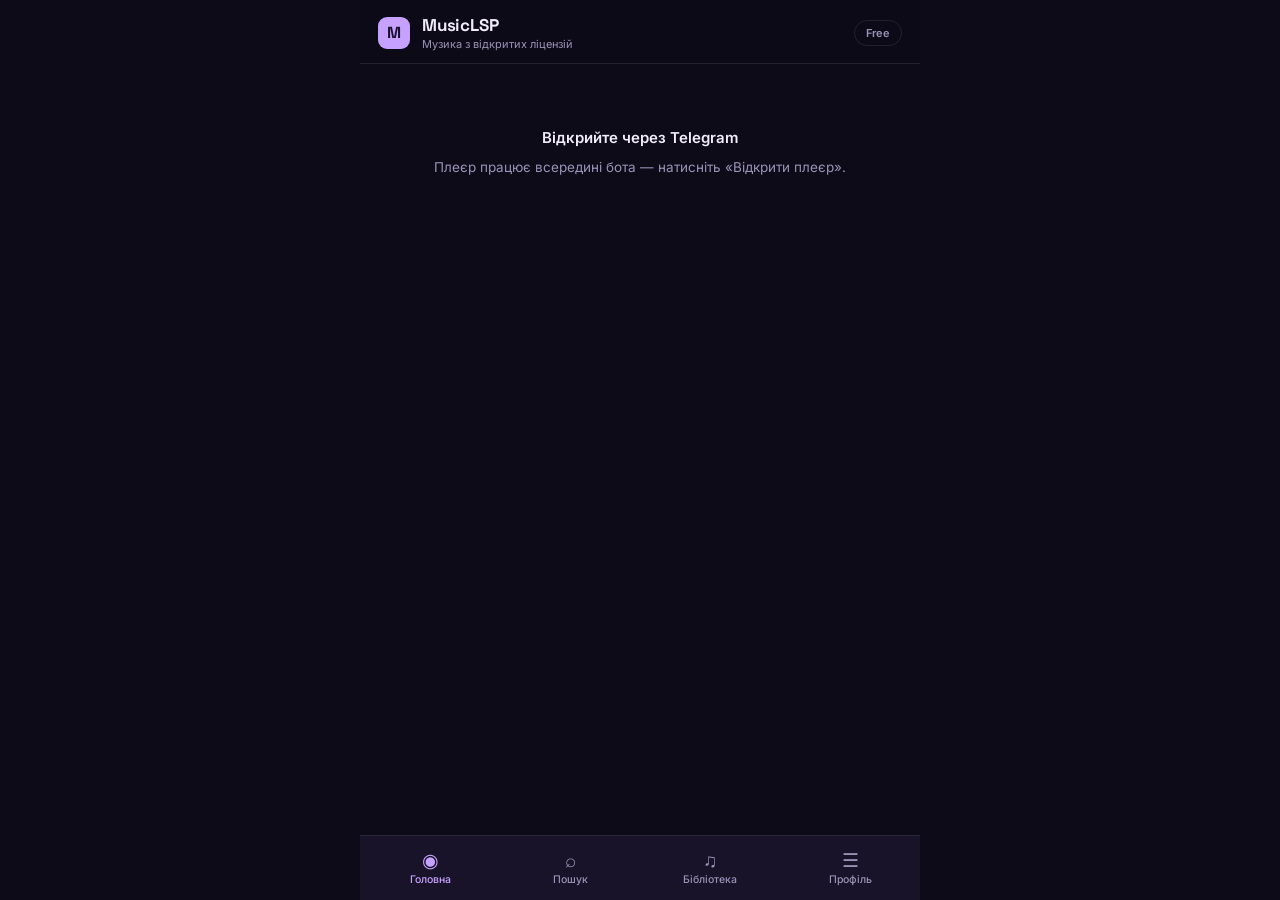
<file: musiclsp/services/webapp/index.html>
<!DOCTYPE html>
<html lang="uk">
<head>
<meta charset="UTF-8">
<meta name="viewport" content="width=device-width, initial-scale=1, maximum-scale=1, user-scalable=no, viewport-fit=cover">
<title>MusicLSP</title>
<script src="https://telegram.org/js/telegram-web-app.js"></script>
<link rel="preconnect" href="https://fonts.googleapis.com">
<link rel="preconnect" href="https://fonts.gstatic.com" crossorigin>
<link href="https://fonts.googleapis.com/css2?family=Space+Grotesk:wght@500;600;700&family=Inter:wght@400;500;600&display=swap" rel="stylesheet">
<style>
:root{
  --bg:#0E0B18; --panel:#181328; --panel-2:#221a3a; --line:rgba(255,255,255,.09);
  --ink:#F0ECFA; --muted:#9A92B8; --accent:#C6A1FF; --accent-ink:#1A0F2E; --gold:#FFD166;
  --radius:14px; --nav-h:64px; --bar-h:62px;
}
[data-theme="ember"]{--bg:#140E0A;--panel:#211710;--panel-2:#2E2016;--ink:#F7EFE6;--muted:#B49882;--accent:#FF9E4A;--accent-ink:#2A1503;--gold:#FFD9A0;}
[data-theme="aurora"]{--bg:#06141A;--panel:#0D2129;--panel-2:#123039;--ink:#E6F6F8;--muted:#82A8B2;--accent:#5BE3C6;--accent-ink:#042019;--gold:#9AD9FF;}
[data-theme="neon"]{--bg:#10060F;--panel:#1E0C1D;--panel-2:#2C1129;--ink:#FCEAF8;--muted:#B487AC;--accent:#FF5FC8;--accent-ink:#2B0420;--gold:#FFE066;}
[data-theme="paper"]{--bg:#F5F1E8;--panel:#FFFFFF;--panel-2:#EDE7DA;--line:rgba(0,0,0,.1);--ink:#1C1A16;--muted:#6E6759;--accent:#5A4BD6;--accent-ink:#FFFFFF;--gold:#B4841F;}

*{box-sizing:border-box;margin:0;padding:0;-webkit-tap-highlight-color:transparent}
html,body{height:100%}
body{
  font-family:Inter,-apple-system,BlinkMacSystemFont,"Segoe UI",sans-serif;
  background:var(--bg); color:var(--ink); overflow-x:hidden;
  padding-top:env(safe-area-inset-top);
  -webkit-font-smoothing:antialiased;
}
h1,h2,h3,.dspl{font-family:"Space Grotesk",Inter,sans-serif;letter-spacing:-.01em}
button,input,select{font:inherit;color:inherit;background:none;border:none;outline:none}
button{cursor:pointer}
img{max-width:100%;display:block}
a{color:var(--accent)}

.app{max-width:560px;margin:0 auto;min-height:100dvh;
  padding-bottom:calc(var(--nav-h) + var(--bar-h) + 16px + env(safe-area-inset-bottom))}

/* ── top ─────────────────────────────────────────── */
.top{position:sticky;top:0;z-index:30;display:flex;align-items:center;gap:12px;
  padding:14px 18px 12px;background:color-mix(in srgb,var(--bg) 88%,transparent);
  backdrop-filter:blur(16px);-webkit-backdrop-filter:blur(16px);border-bottom:1px solid var(--line)}
.mark{width:32px;height:32px;border-radius:9px;flex:none;display:grid;place-items:center;
  background:var(--accent);color:var(--accent-ink);font-weight:700;font-family:"Space Grotesk"}
.top .name{font-size:17px;font-weight:700}
.top .sub{font-size:11px;color:var(--muted);margin-top:1px}
.spacer{flex:1}
.chip{font-size:11px;font-weight:600;padding:5px 11px;border-radius:99px;
  border:1px solid var(--line);color:var(--muted)}
.chip.pro{background:var(--gold);color:#241800;border-color:transparent}

/* ── layout ──────────────────────────────────────── */
.screen{display:none;padding:16px 18px 8px}
.screen.on{display:block}
.sect{margin-bottom:26px}
.sect h2{font-size:15px;font-weight:600;margin-bottom:12px;display:flex;
  align-items:center;justify-content:space-between}
.sect h2 .more{font-size:12px;color:var(--muted);font-weight:500}

/* ── search ──────────────────────────────────────── */
.searchbar{display:flex;gap:9px;align-items:center;background:var(--panel);
  border:1px solid var(--line);border-radius:12px;padding:11px 14px;margin-bottom:12px}
.searchbar input{flex:1;font-size:15px}
.searchbar input::placeholder{color:var(--muted)}
.tabs{display:flex;gap:7px;overflow-x:auto;margin-bottom:16px;padding-bottom:2px;
  scrollbar-width:none}
.tabs::-webkit-scrollbar{display:none}
.tab{white-space:nowrap;font-size:12.5px;font-weight:500;padding:7px 13px;border-radius:99px;
  border:1px solid var(--line);color:var(--muted);flex:none}
.tab.on{background:var(--accent);color:var(--accent-ink);border-color:transparent;font-weight:600}

/* ── track rows ──────────────────────────────────── */
.rows{display:flex;flex-direction:column;gap:2px}
.row{display:flex;align-items:center;gap:12px;padding:8px;border-radius:11px;
  transition:background .15s}
.row:active{background:var(--panel)}
.row.now{background:var(--panel)}
.art{width:48px;height:48px;border-radius:9px;flex:none;object-fit:cover;
  background:var(--panel-2)}
.row .meta{flex:1;min-width:0}
.row .t{font-size:14.5px;font-weight:500;white-space:nowrap;overflow:hidden;
  text-overflow:ellipsis}
.row.now .t{color:var(--accent)}
.row .s{font-size:12px;color:var(--muted);white-space:nowrap;overflow:hidden;
  text-overflow:ellipsis;margin-top:2px}
.row .act{flex:none;width:34px;height:34px;border-radius:9px;display:grid;place-items:center;
  color:var(--muted);font-size:17px}
.row .act:active{background:var(--panel-2)}

/* ── horizontal cards ────────────────────────────── */
.reel{display:flex;gap:12px;overflow-x:auto;scrollbar-width:none;
  margin:0 -18px;padding:0 18px 4px}
.reel::-webkit-scrollbar{display:none}
.card{width:136px;flex:none}
.card img,.card .ph{width:136px;height:136px;border-radius:12px;object-fit:cover;
  background:var(--panel-2);margin-bottom:8px}
.card .t{font-size:13px;font-weight:500;line-height:1.3;
  display:-webkit-box;-webkit-line-clamp:2;-webkit-box-orient:vertical;overflow:hidden}
.card .s{font-size:11.5px;color:var(--muted);margin-top:3px;white-space:nowrap;
  overflow:hidden;text-overflow:ellipsis}

.genres{display:grid;grid-template-columns:repeat(2,1fr);gap:9px}
.genre{padding:16px 14px;border-radius:12px;font-weight:600;font-size:14px;
  background:var(--panel);border:1px solid var(--line);text-align:left}

/* ── player bar ──────────────────────────────────── */
.bar{position:fixed;left:0;right:0;z-index:40;
  bottom:calc(var(--nav-h) + env(safe-area-inset-bottom));
  max-width:560px;margin:0 auto;display:none;align-items:center;gap:11px;
  padding:9px 12px;background:var(--panel);border-top:1px solid var(--line);
  border-bottom:1px solid var(--line)}
.bar.on{display:flex}
.bar .art{width:44px;height:44px;border-radius:8px}
.bar .meta{flex:1;min-width:0}
.bar .t{font-size:13.5px;font-weight:500;white-space:nowrap;overflow:hidden;
  text-overflow:ellipsis}
.bar .s{font-size:11.5px;color:var(--muted);white-space:nowrap;overflow:hidden;
  text-overflow:ellipsis;margin-top:1px}
.iconbtn{width:38px;height:38px;border-radius:99px;display:grid;place-items:center;
  font-size:18px;flex:none}
.iconbtn.main{background:var(--accent);color:var(--accent-ink)}
.barline{position:absolute;left:0;bottom:-1px;height:2px;background:var(--accent);
  width:0;transition:width .25s linear}

/* ── bottom nav ──────────────────────────────────── */
.nav{position:fixed;left:0;right:0;bottom:0;z-index:45;max-width:560px;margin:0 auto;
  display:grid;grid-template-columns:repeat(4,1fr);
  background:var(--panel);border-top:1px solid var(--line);
  padding-bottom:env(safe-area-inset-bottom)}
.nav button{height:var(--nav-h);display:flex;flex-direction:column;align-items:center;
  justify-content:center;gap:3px;font-size:10.5px;color:var(--muted);font-weight:500}
.nav button .ic{font-size:19px;line-height:1}
.nav button.on{color:var(--accent)}

/* ── now playing sheet ───────────────────────────── */
.sheet{position:fixed;inset:0;z-index:70;background:var(--bg);
  transform:translateY(100%);transition:transform .3s cubic-bezier(.3,.8,.3,1);
  overflow-y:auto;padding:env(safe-area-inset-top) 20px
  calc(28px + env(safe-area-inset-bottom))}
.sheet.on{transform:translateY(0)}
.sheet .handle{width:40px;height:4px;border-radius:9px;background:var(--line);
  margin:12px auto 18px}
.cover{width:min(78vw,320px);aspect-ratio:1;border-radius:18px;margin:0 auto 26px;
  object-fit:cover;background:var(--panel-2);box-shadow:0 18px 50px rgba(0,0,0,.45)}
.sheet .tt{font-size:22px;font-weight:700;text-align:center;line-height:1.25}
.sheet .aa{font-size:15px;color:var(--muted);text-align:center;margin-top:6px}
.lic{text-align:center;font-size:11.5px;color:var(--muted);margin-top:12px;line-height:1.6}
.lic a{text-decoration:none;border-bottom:1px solid var(--line)}
.seek{margin:26px 0 8px}
.seek input{width:100%;-webkit-appearance:none;height:4px;border-radius:9px;
  background:var(--panel-2)}
.seek input::-webkit-slider-thumb{-webkit-appearance:none;width:14px;height:14px;
  border-radius:99px;background:var(--accent)}
.times{display:flex;justify-content:space-between;font-size:11.5px;color:var(--muted);
  font-variant-numeric:tabular-nums}
.controls{display:flex;align-items:center;justify-content:center;gap:20px;margin:22px 0 8px}
.controls .big{width:66px;height:66px;font-size:26px}
.controls .sm{font-size:22px;color:var(--muted)}
.controls .sm.on{color:var(--accent)}
.sheetacts{display:flex;justify-content:center;gap:10px;margin-top:20px;flex-wrap:wrap}
.pill{font-size:12.5px;font-weight:500;padding:9px 15px;border-radius:99px;
  border:1px solid var(--line);color:var(--muted)}
.pill.on{color:var(--accent);border-color:var(--accent)}

/* ── modal ───────────────────────────────────────── */
.modal{position:fixed;inset:0;z-index:90;background:rgba(0,0,0,.6);display:none;
  align-items:flex-end;justify-content:center}
.modal.on{display:flex}
.modal .box{width:100%;max-width:560px;background:var(--panel);
  border-radius:20px 20px 0 0;padding:22px 20px calc(24px + env(safe-area-inset-bottom));
  max-height:82vh;overflow-y:auto}
.modal h3{font-size:17px;margin-bottom:16px}
.field{width:100%;background:var(--panel-2);border:1px solid var(--line);
  border-radius:11px;padding:12px 14px;font-size:15px;margin-bottom:11px}
.btn{width:100%;padding:13px;border-radius:11px;font-weight:600;font-size:14.5px;
  background:var(--accent);color:var(--accent-ink);margin-top:6px}
.btn.ghost{background:none;border:1px solid var(--line);color:var(--ink)}

/* ── settings ────────────────────────────────────── */
.opt{display:flex;align-items:center;justify-content:between;gap:14px;padding:14px 0;
  border-bottom:1px solid var(--line)}
.opt .lbl{flex:1}
.opt .lbl b{font-size:14.5px;font-weight:500;display:block}
.opt .lbl span{font-size:12px;color:var(--muted);display:block;margin-top:3px;line-height:1.45}
.sw{width:46px;height:27px;border-radius:99px;background:var(--panel-2);flex:none;
  position:relative;transition:background .2s}
.sw::after{content:"";position:absolute;top:3px;left:3px;width:21px;height:21px;
  border-radius:99px;background:var(--ink);transition:transform .2s}
.sw.on{background:var(--accent)}
.sw.on::after{transform:translateX(19px);background:var(--accent-ink)}
.swatches{display:flex;gap:9px;flex-wrap:wrap}
.swatch{width:42px;height:42px;border-radius:11px;border:2px solid transparent}
.swatch.on{border-color:var(--ink)}
.eqrow{display:flex;gap:6px;justify-content:space-between;align-items:flex-end;
  height:120px;margin:14px 0}
.eqband{flex:1;display:flex;flex-direction:column;align-items:center;gap:6px;height:100%}
.eqband input{-webkit-appearance:slider-vertical;width:100%;flex:1}
.eqband span{font-size:9px;color:var(--muted)}

/* ── misc ────────────────────────────────────────── */
.empty{text-align:center;padding:46px 24px;color:var(--muted);font-size:13.5px;line-height:1.6}
.empty b{display:block;color:var(--ink);font-size:15px;margin-bottom:7px;font-weight:600}
.toast{position:fixed;left:50%;bottom:calc(var(--nav-h) + var(--bar-h) + 26px);
  transform:translateX(-50%) translateY(14px);z-index:100;background:var(--panel-2);
  border:1px solid var(--line);padding:11px 18px;border-radius:99px;font-size:13px;
  opacity:0;pointer-events:none;transition:.22s;max-width:88vw;text-align:center}
.toast.on{opacity:1;transform:translateX(-50%) translateY(0)}
.skel{height:56px;border-radius:11px;background:var(--panel);margin-bottom:6px;
  animation:pulse 1.4s ease-in-out infinite}
@keyframes pulse{0%,100%{opacity:.5}50%{opacity:.85}}
@media (prefers-reduced-motion:reduce){*{animation:none!important;transition:none!important}}
.statbox{display:grid;grid-template-columns:repeat(3,1fr);gap:9px;margin-bottom:20px}
.statbox div{background:var(--panel);border:1px solid var(--line);border-radius:12px;
  padding:15px 11px;text-align:center}
.statbox b{display:block;font-size:21px;font-family:"Space Grotesk";font-weight:700}
.statbox span{font-size:11px;color:var(--muted);margin-top:3px;display:block}
.feat{display:flex;gap:12px;padding:13px 0;border-bottom:1px solid var(--line)}
.feat .n{width:24px;height:24px;border-radius:7px;background:var(--panel-2);flex:none;
  display:grid;place-items:center;font-size:11px;font-weight:600;color:var(--accent)}
.feat b{font-size:14px;font-weight:600;display:block}
.feat span{font-size:12.5px;color:var(--muted);display:block;margin-top:3px;line-height:1.45}
</style>
</head>
<body>
<div class="app">

  <header class="top">
    <div class="mark">M</div>
    <div>
      <div class="name dspl">MusicLSP</div>
      <div class="sub" id="topSub">Музика з відкритих ліцензій</div>
    </div>
    <div class="spacer"></div>
    <div class="chip" id="planChip">Free</div>
  </header>

  <!-- HOME -->
  <section class="screen on" id="scHome">
    <div id="homeBody">
      <div class="skel"></div><div class="skel"></div><div class="skel"></div>
    </div>
  </section>

  <!-- SEARCH -->
  <section class="screen" id="scSearch">
    <div class="searchbar">
      <span>🔎</span>
      <input id="qInput" placeholder="Трек, артист або жанр" autocomplete="off">
      <button class="act" id="qClear" style="color:var(--muted)">✕</button>
    </div>
    <div class="tabs" id="qTabs">
      <button class="tab on" data-kind="tracks">Треки</button>
      <button class="tab" data-kind="albums">Альбоми</button>
      <button class="tab" data-kind="artists">Артисти</button>
      <button class="tab" data-kind="public_domain">Суспільне надбання</button>
    </div>
    <div id="qBody">
      <div class="empty"><b>Що поставити?</b>Каталог — незалежні артисти під Creative Commons.
        Спробуйте жанр: lofi, jazz, synthwave, folk.</div>
    </div>
  </section>

  <!-- LIBRARY -->
  <section class="screen" id="scLib">
    <div class="tabs" id="libTabs">
      <button class="tab on" data-view="liked">Збережене</button>
      <button class="tab" data-view="playlists">Плейлисти</button>
      <button class="tab" data-view="history">Історія</button>
    </div>
    <div id="libBody"></div>
  </section>

  <!-- PROFILE -->
  <section class="screen" id="scMe">
    <div id="meBody"></div>
  </section>

</div>

<!-- player bar -->
<div class="bar" id="bar">
  <img class="art" id="barArt" alt="">
  <div class="meta" onclick="openSheet()">
    <div class="t" id="barTitle">—</div>
    <div class="s" id="barArtist">—</div>
  </div>
  <button class="iconbtn" onclick="prevTrack()">⏮</button>
  <button class="iconbtn main" id="barPlay" onclick="togglePlay()">▶</button>
  <button class="iconbtn" onclick="nextTrack()">⏭</button>
  <div class="barline" id="barLine"></div>
</div>

<!-- bottom nav -->
<nav class="nav">
  <button class="on" data-go="Home"><span class="ic">◉</span>Головна</button>
  <button data-go="Search"><span class="ic">⌕</span>Пошук</button>
  <button data-go="Lib"><span class="ic">♫</span>Бібліотека</button>
  <button data-go="Me"><span class="ic">☰</span>Профіль</button>
</nav>

<!-- now playing -->
<div class="sheet" id="sheet">
  <div class="handle" onclick="closeSheet()"></div>
  <img class="cover" id="npArt" alt="">
  <div class="tt dspl" id="npTitle">—</div>
  <div class="aa" id="npArtist">—</div>
  <div class="lic" id="npLic"></div>

  <div class="seek">
    <input type="range" id="npSeek" min="0" max="1000" value="0">
    <div class="times"><span id="npCur">0:00</span><span id="npDur">0:00</span></div>
  </div>

  <div class="controls">
    <button class="iconbtn sm" id="btnShuffle" onclick="toggleShuffle()">⤮</button>
    <button class="iconbtn sm" onclick="prevTrack()">⏮</button>
    <button class="iconbtn main big" id="npPlay" onclick="togglePlay()">▶</button>
    <button class="iconbtn sm" onclick="nextTrack()">⏭</button>
    <button class="iconbtn sm" id="btnRepeat" onclick="toggleRepeat()">⟳</button>
  </div>

  <div class="sheetacts">
    <button class="pill" id="pillLike" onclick="toggleLike()">♡ Зберегти</button>
    <button class="pill" onclick="openAddToPlaylist()">+ У плейлист</button>
    <button class="pill" onclick="startRadio()">📻 Радіо</button>
    <button class="pill" onclick="downloadCurrent()">⇩ MP3</button>
    <button class="pill" onclick="openQueue()">☰ Черга</button>
    <button class="pill" onclick="closeSheet()">✕ Згорнути</button>
  </div>
</div>

<!-- modal -->
<div class="modal" id="modal" onclick="if(event.target===this)closeModal()">
  <div class="box" id="modalBox"></div>
</div>

<div class="toast" id="toast"></div>

<script>
"use strict";

/* ════════ Ініціалізація ════════ */
const tg = window.Telegram?.WebApp;
tg?.ready(); tg?.expand();
try { tg?.setHeaderColor?.("secondary_bg_color"); } catch(e){}

const params   = new URLSearchParams(location.search);
const API      = (params.get("api") || "").replace(/\/$/, "");
const INIT     = tg?.initData || "";
const START    = params.get("start") || tg?.initDataUnsafe?.start_param || "";

const S = {
  me:null, limits:null, features:[],
  queue:[], index:-1, playing:false, shuffle:false, repeat:"off",
  liked:new Set(), playlists:[], eq:null, eqNodes:null, ctx:null,
  crossfade:0, sleepAt:0, sleepTimer:null, kind:"tracks", libView:"liked",
};

const A = new Audio();            // основний елемент
const B = new Audio();            // допоміжний для кросфейду
[A,B].forEach(el => { el.preload = "auto"; el.volume = 1; });
let cur = A, alt = B;

function $(id){ return document.getElementById(id); }
function esc(s){ return String(s??"").replace(/[&<>"']/g, c =>
  ({"&":"&amp;","<":"&lt;",">":"&gt;",'"':"&quot;","'":"&#39;"}[c])); }
function tap(style){ try{ tg?.HapticFeedback?.impactOccurred(style||"light"); }catch(e){} }
function fmt(s){ if(!isFinite(s)||s<0) s=0; const m=Math.floor(s/60);
  return m+":"+String(Math.floor(s%60)).padStart(2,"0"); }

let toastT;
function toast(msg){
  const el=$("toast"); el.textContent=msg; el.classList.add("on");
  clearTimeout(toastT); toastT=setTimeout(()=>el.classList.remove("on"),2600);
}

/* ════════ API ════════ */
async function req(path, opts={}){
  if(!API) throw new Error("Адресу API не передано. Відкрийте плеєр кнопкою в боті.");
  const res = await fetch(API+path, {
    ...opts,
    headers:{ "Content-Type":"application/json",
              "X-Telegram-Init-Data": INIT, ...(opts.headers||{}) },
  });
  const data = await res.json().catch(()=>({}));
  if(!res.ok || data.ok === false) throw new Error(data.error || ("Помилка "+res.status));
  return data;
}
const get  = p => req(p);
const post = (p,body) => req(p,{method:"POST",body:JSON.stringify(body||{})});

/* ════════ Старт ════════ */
(async function boot(){
  if(!INIT && !API){ $("homeBody").innerHTML =
    `<div class="empty"><b>Відкрийте через Telegram</b>Плеєр працює всередині бота — 
     натисніть «Відкрити плеєр».</div>`; return; }
  try{
    const me = await get("/api/me");
    S.me = me.user; S.limits = me.limits; S.features = me.features;
    applyTheme(S.me.theme, S.me.accent);
    S.crossfade = S.me.crossfade || 0;
    S.eq = S.me.eq || null;
    $("planChip").textContent = S.me.premium ? "Premium" : "Free";
    $("planChip").classList.toggle("pro", !!S.me.premium);
    $("topSub").textContent = S.me.premium ? "Hi-Fi · без лімітів" : "Музика з відкритих ліцензій";
  }catch(e){
    $("homeBody").innerHTML = `<div class="empty"><b>Не вдалося увійти</b>${esc(e.message)}</div>`;
    return;
  }
  await Promise.all([loadHome(), loadLiked(), loadPlaylists()]);
  handleStartParam();
})();

function handleStartParam(){
  if(!START) return;
  const [kind, ...rest] = START.split(":");
  const val = rest.join(":");
  if(kind==="search"){ go("Search"); $("qInput").value=val; runSearch(); }
  if(kind==="track") playById(val);
  if(kind==="radio") startRadioFrom(val);
  if(kind==="shared") openShared(val);
}

/* ════════ Навігація ════════ */
document.querySelectorAll(".nav button").forEach(b =>
  b.onclick = () => { go(b.dataset.go); tap(); });

function go(name){
  document.querySelectorAll(".screen").forEach(s => s.classList.remove("on"));
  $("sc"+name).classList.add("on");
  document.querySelectorAll(".nav button").forEach(b =>
    b.classList.toggle("on", b.dataset.go===name));
  if(name==="Me") renderProfile();
  if(name==="Lib") renderLibrary();
  if(name==="Search") setTimeout(()=>$("qInput").focus(), 120);
  window.scrollTo(0,0);
}

/* ════════ Рендер треків ════════ */
function rowsHtml(list, ctxKey){
  return `<div class="rows">` + list.map((t,i)=>`
    <div class="row ${current()?.id===t.id?"now":""}" data-i="${i}" data-ctx="${ctxKey}">
      <img class="art" src="${esc(t.cover||"")}" alt="" loading="lazy"
           onerror="this.style.visibility='hidden'">
      <div class="meta">
        <div class="t">${esc(t.title)}</div>
        <div class="s">${esc(t.artist)}${t.duration_str?" · "+esc(t.duration_str):""}${
          t.source_label?" · "+esc(t.source_label):""}</div>
      </div>
      <button class="act" data-menu="${i}">⋯</button>
    </div>`).join("") + `</div>`;
}

const CTX = {};
function mountRows(el, list, ctxKey){
  CTX[ctxKey] = list;
  el.innerHTML = list.length ? rowsHtml(list, ctxKey)
    : `<div class="empty"><b>Порожньо</b>Тут поки нічого немає.</div>`;
  el.querySelectorAll(".row").forEach(r=>{
    r.onclick = ev => {
      const i = +r.dataset.i;
      if(ev.target.dataset.menu !== undefined){ openTrackMenu(CTX[ctxKey][i]); return; }
      setQueue(CTX[ctxKey], i); tap();
    };
  });
}

function cardsHtml(list, ctxKey, isArtist){
  CTX[ctxKey] = list;
  return `<div class="reel">` + list.map((t,i)=>`
    <div class="card" data-i="${i}" data-ctx="${ctxKey}" data-artist="${isArtist?1:0}">
      ${t.cover?`<img src="${esc(t.cover)}" alt="" loading="lazy">`:`<div class="ph"></div>`}
      <div class="t">${esc(t.title||t.name)}</div>
      <div class="s">${esc(t.artist||t.source_label||"")}</div>
    </div>`).join("") + `</div>`;
}

/* ════════ Головна ════════ */
async function loadHome(){
  try{
    const d = await get("/api/home");
    let html = "";
    d.sections.forEach((sec,si)=>{
      const key = "home"+si;
      html += `<div class="sect"><h2>${esc(sec.title)}</h2>
        ${sec.id==="recent" ? "" : cardsHtml(sec.tracks, key)}</div>`;
      if(sec.id==="recent"){ CTX[key]=sec.tracks;
        html = html.replace("</div>", rowsHtml(sec.tracks.slice(0,5), key)+"</div>"); }
    });
    if(d.genres?.length){
      html += `<div class="sect"><h2>Жанри</h2><div class="genres">` +
        d.genres.map(g=>`<button class="genre" data-tag="${esc(g.tag)}">${esc(g.label)}</button>`)
        .join("") + `</div></div>`;
    }
    $("homeBody").innerHTML = html;
    bindHome();
  }catch(e){
    $("homeBody").innerHTML = `<div class="empty"><b>Каталог не відповідає</b>${esc(e.message)}</div>`;
  }
}

function bindHome(){
  $("homeBody").querySelectorAll(".card").forEach(c=>{
    c.onclick = () => { const list = CTX[c.dataset.ctx]; setQueue(list, +c.dataset.i); tap(); };
  });
  $("homeBody").querySelectorAll(".row").forEach(r=>{
    r.onclick = ev => {
      const list = CTX[r.dataset.ctx], i = +r.dataset.i;
      if(ev.target.dataset.menu !== undefined){ openTrackMenu(list[i]); return; }
      setQueue(list, i); tap();
    };
  });
  $("homeBody").querySelectorAll(".genre").forEach(g=>{
    g.onclick = async () => {
      tap(); go("Search"); $("qInput").value = g.dataset.tag;
      $("qBody").innerHTML = `<div class="skel"></div><div class="skel"></div>`;
      try{
        const d = await get("/api/home?tag="+encodeURIComponent(g.dataset.tag));
        mountRows($("qBody"), d.sections[0]?.tracks||[], "genre");
      }catch(e){ toast(e.message); }
    };
  });
}

/* ════════ Пошук ════════ */
let searchT;
$("qInput").oninput = () => { clearTimeout(searchT); searchT = setTimeout(runSearch, 450); };
$("qInput").onkeydown = e => { if(e.key==="Enter"){ clearTimeout(searchT); runSearch(); } };
$("qClear").onclick = () => { $("qInput").value=""; $("qBody").innerHTML=""; };
$("qTabs").querySelectorAll(".tab").forEach(t => t.onclick = () => {
  $("qTabs").querySelectorAll(".tab").forEach(x=>x.classList.remove("on"));
  t.classList.add("on"); S.kind = t.dataset.kind; runSearch(); tap();
});

async function runSearch(){
  const q = $("qInput").value.trim();
  if(q.length < 2) return;
  $("qBody").innerHTML = `<div class="skel"></div><div class="skel"></div><div class="skel"></div>`;
  try{
    const d = await get(`/api/search?q=${encodeURIComponent(q)}&type=${S.kind}&limit=40`);
    if(S.kind==="albums" || S.kind==="artists") renderCollections(d.results, S.kind);
    else mountRows($("qBody"), d.results, "search");
  }catch(e){
    $("qBody").innerHTML = `<div class="empty"><b>Нічого не вийшло</b>${esc(e.message)}</div>`;
  }
}

function renderCollections(list, kind){
  if(!list.length){ $("qBody").innerHTML =
    `<div class="empty"><b>Нічого не знайдено</b>Спробуйте інше слово.</div>`; return; }
  CTX["coll"] = list;
  $("qBody").innerHTML = `<div class="rows">` + list.map((x,i)=>`
    <div class="row" data-i="${i}">
      <img class="art" src="${esc(x.cover||"")}" alt="" loading="lazy"
           onerror="this.style.visibility='hidden'">
      <div class="meta"><div class="t">${esc(x.title||x.name)}</div>
        <div class="s">${esc(x.artist||x.source_label||"")}</div></div>
      <button class="act">›</button>
    </div>`).join("") + `</div>`;
  $("qBody").querySelectorAll(".row").forEach(r => r.onclick = async () => {
    const x = CTX["coll"][+r.dataset.i]; tap();
    try{
      const path = kind==="albums" ? "/api/album/" : "/api/artist/";
      const d = await get(path + encodeURIComponent(x.id));
      mountRows($("qBody"), d.tracks, "coll_tracks");
    }catch(e){ toast(e.message); }
  });
}

/* ════════ Бібліотека ════════ */
$("libTabs").querySelectorAll(".tab").forEach(t => t.onclick = () => {
  $("libTabs").querySelectorAll(".tab").forEach(x=>x.classList.remove("on"));
  t.classList.add("on"); S.libView = t.dataset.view; renderLibrary(); tap();
});

let likedTracks = [];
async function loadLiked(){
  try{ likedTracks = (await get("/api/library")).tracks;
       S.liked = new Set(likedTracks.map(t=>t.id)); }catch(e){}
}
async function loadPlaylists(){
  try{ S.playlists = (await get("/api/playlists")).playlists; }catch(e){}
}

async function renderLibrary(){
  const box = $("libBody");
  if(S.libView === "liked"){
    await loadLiked();
    if(!likedTracks.length){ box.innerHTML =
      `<div class="empty"><b>Збережене порожнє</b>Тисніть ♡ у плеєрі — трек буде тут.</div>`; return; }
    mountRows(box, likedTracks, "liked");
    return;
  }
  if(S.libView === "playlists"){
    await loadPlaylists();
    box.innerHTML = `<button class="btn" onclick="openCreatePlaylist()">Створити плейлист</button>
      <div style="height:14px"></div>` +
      (S.playlists.length ? `<div class="rows">` + S.playlists.map(p=>`
        <div class="row" data-pid="${p.id}">
          <img class="art" src="${esc(p.cover||"")}" alt=""
               onerror="this.style.visibility='hidden'">
          <div class="meta"><div class="t">${esc(p.name)}</div>
            <div class="s">${p.count} треків</div></div>
          <button class="act" data-share="${p.id}">↗</button>
        </div>`).join("") + `</div>`
        : `<div class="empty"><b>Плейлистів немає</b>Free-план дозволяє ${S.limits.playlists}.</div>`);
    box.querySelectorAll(".row").forEach(r => r.onclick = ev => {
      if(ev.target.dataset.share !== undefined){ sharePlaylist(+ev.target.dataset.share); return; }
      openPlaylist(+r.dataset.pid);
    });
    return;
  }
  try{ mountRows(box, (await get("/api/history")).tracks, "history"); }
  catch(e){ box.innerHTML = `<div class="empty">${esc(e.message)}</div>`; }
}

async function openPlaylist(pid){
  tap();
  try{
    const p = (await get("/api/playlist/"+pid)).playlist;
    $("libBody").innerHTML =
      `<div class="sect"><h2>${esc(p.name)}<button class="more"
        onclick="renderLibrary()">← назад</button></h2></div>
       <div style="display:flex;gap:9px;margin-bottom:14px">
         <button class="pill" onclick='playAll(${pid})'>▶ Слухати все</button>
         <button class="pill" onclick="sharePlaylist(${pid})">↗ Поділитися</button>
         <button class="pill" onclick="deletePlaylist(${pid})">🗑 Видалити</button>
       </div><div id="plBody"></div>`;
    mountRows($("plBody"), p.tracks, "pl"+pid);
  }catch(e){ toast(e.message); }
}

function playAll(pid){ const l = CTX["pl"+pid]; if(l?.length) setQueue(l,0); }

async function deletePlaylist(pid){
  await post("/api/playlists", {action:"delete", pid});
  toast("Плейлист видалено"); renderLibrary();
}

async function sharePlaylist(pid){
  await loadPlaylists();
  const p = S.playlists.find(x=>x.id===pid);
  if(!p?.share_code) return toast("Код недоступний");
  const bot = tg?.initDataUnsafe?.user ? "" : "";
  const link = `https://t.me/share/url?url=${encodeURIComponent("Плейлист у MusicLSP: /start pl_"+p.share_code)}`;
  try{ tg?.openTelegramLink?.(link); }
  catch(e){ toast("Код плейлиста: pl_"+p.share_code); }
}

async function openShared(code){
  try{
    const p = (await get("/api/shared/"+code)).playlist;
    go("Lib");
    $("libBody").innerHTML = `<div class="sect"><h2>${esc(p.name)}</h2></div>
      <button class="pill" onclick='copyShared(${p.id})'>＋ Зберегти собі</button>
      <div style="height:12px"></div><div id="shBody"></div>`;
    mountRows($("shBody"), p.tracks, "shared");
  }catch(e){ toast(e.message); }
}

async function copyShared(pid){
  try{ await post("/api/playlists", {action:"copy", pid}); toast("Збережено в ваші плейлисти"); }
  catch(e){ toast(e.message); }
}

function openCreatePlaylist(){
  showModal(`<h3>Новий плейлист</h3>
    <input class="field" id="plName" placeholder="Назва" maxlength="60">
    <input class="field" id="plDesc" placeholder="Опис (необов'язково)" maxlength="200">
    <button class="btn" onclick="createPlaylist()">Створити</button>`);
}

async function createPlaylist(){
  const name = $("plName").value.trim() || "Новий плейлист";
  try{
    await post("/api/playlists", {action:"create", name, description:$("plDesc").value.trim()});
    closeModal(); toast("Плейлист створено"); await loadPlaylists(); renderLibrary();
  }catch(e){ toast(e.message); }
}

/* ════════ Черга і відтворення ════════ */
function current(){ return S.index >= 0 ? S.queue[S.index] : null; }

function setQueue(list, index){
  S.queue = list.slice(); S.index = index; play(current());
}

async function playById(id){
  try{ const d = await get("/api/track/"+encodeURIComponent(id)); setQueue([d.track], 0); }
  catch(e){ toast(e.message); }
}

function streamUrl(t){
  return `${API}/api/stream?id=${encodeURIComponent(t.id)}&initData=${encodeURIComponent(INIT)}`;
}

let fadeTimer = null;
function play(t){
  if(!t) return;
  clearInterval(fadeTimer);
  if(S.crossfade > 0 && S.playing){ crossfadeTo(t); }
  else {
    cur.pause(); cur.src = streamUrl(t); cur.volume = 1;
    cur.play().catch(err => toast("Джерело не віддало потік"));
  }
  S.playing = true;
  paint(t);
  reportPlay(t);
}

function crossfadeTo(t){
  const outgoing = cur, incoming = alt;
  incoming.src = streamUrl(t); incoming.volume = 0;
  incoming.play().catch(()=>{ outgoing.volume=1; });
  const steps = 20, ms = (S.crossfade*1000)/steps;
  let k = 0;
  fadeTimer = setInterval(()=>{
    k++; const r = k/steps;
    incoming.volume = Math.min(1, r);
    outgoing.volume = Math.max(0, 1-r);
    if(k>=steps){ clearInterval(fadeTimer); outgoing.pause(); outgoing.volume = 1; }
  }, ms);
  cur = incoming; alt = outgoing;
}

function togglePlay(){
  tap();
  if(!current()) return;
  if(cur.paused){ cur.play(); S.playing = true; } else { cur.pause(); S.playing = false; }
  paintPlayState();
}

function nextTrack(auto){
  if(!S.queue.length) return;
  if(S.repeat === "one" && auto){ cur.currentTime = 0; cur.play(); return; }
  let i;
  if(S.shuffle) i = Math.floor(Math.random()*S.queue.length);
  else i = S.index + 1;
  if(i >= S.queue.length){
    if(S.repeat === "all") i = 0;
    else { S.playing = false; paintPlayState(); return; }
  }
  S.index = i; play(current());
}

function prevTrack(){
  if(cur.currentTime > 4){ cur.currentTime = 0; return; }
  S.index = S.index > 0 ? S.index-1 : 0; play(current());
}

function toggleShuffle(){ S.shuffle = !S.shuffle; tap();
  $("btnShuffle").classList.toggle("on", S.shuffle);
  toast(S.shuffle ? "Перемішування увімкнено" : "Порядок за списком"); }

function toggleRepeat(){
  S.repeat = S.repeat==="off" ? "all" : S.repeat==="all" ? "one" : "off"; tap();
  $("btnRepeat").classList.toggle("on", S.repeat!=="off");
  $("btnRepeat").textContent = S.repeat==="one" ? "⟳¹" : "⟳";
  toast({off:"Повтор вимкнено", all:"Повтор черги", one:"Повтор треку"}[S.repeat]);
}

[A,B].forEach(el=>{
  el.addEventListener("ended", ()=>{ if(el===cur) nextTrack(true); });
  el.addEventListener("timeupdate", ()=>{ if(el===cur) paintProgress(); });
  el.addEventListener("error", ()=>{ if(el===cur && S.playing) toast("Трек недоступний, гортаю далі"),
    setTimeout(()=>nextTrack(true), 600); });
});

async function reportPlay(t){
  try{ await post("/api/history", {track:t, seconds:0}); }catch(e){}
}

/* ════════ Візуалізація стану ════════ */
function paint(t){
  $("bar").classList.add("on");
  $("barArt").src = t.cover || ""; $("npArt").src = t.cover || "";
  $("barTitle").textContent = t.title; $("npTitle").textContent = t.title;
  $("barArtist").textContent = t.artist; $("npArtist").textContent = t.artist;
  $("npLic").innerHTML = `${esc(t.source_label||"")} · ${esc(t.license_short||"")}` +
    (t.source_url ? `<br><a href="${esc(t.source_url)}" target="_blank" rel="noopener">сторінка оригіналу</a>` : "");
  $("pillLike").textContent = S.liked.has(t.id) ? "♥ Збережено" : "♡ Зберегти";
  $("pillLike").classList.toggle("on", S.liked.has(t.id));
  paintPlayState();
  document.querySelectorAll(".row").forEach(r=>{
    const list = CTX[r.dataset.ctx]; const item = list?.[+r.dataset.i];
    r.classList.toggle("now", item?.id === t.id);
  });
  if("mediaSession" in navigator){
    navigator.mediaSession.metadata = new MediaMetadata({
      title:t.title, artist:t.artist, album:t.album||"",
      artwork: t.cover ? [{src:t.cover, sizes:"400x400", type:"image/jpeg"}] : [],
    });
    navigator.mediaSession.setActionHandler("play", togglePlay);
    navigator.mediaSession.setActionHandler("pause", togglePlay);
    navigator.mediaSession.setActionHandler("nexttrack", ()=>nextTrack());
    navigator.mediaSession.setActionHandler("previoustrack", prevTrack);
  }
}

function paintPlayState(){
  const sym = S.playing && !cur.paused ? "⏸" : "▶";
  $("barPlay").textContent = sym; $("npPlay").textContent = sym;
}

let seeking = false;
function paintProgress(){
  const d = cur.duration, c = cur.currentTime;
  $("npCur").textContent = fmt(c);
  $("npDur").textContent = isFinite(d) ? fmt(d) : "—";
  const pct = isFinite(d) && d>0 ? (c/d)*100 : 0;
  $("barLine").style.width = pct+"%";
  if(!seeking) $("npSeek").value = Math.round(pct*10);
  if(S.crossfade>0 && isFinite(d) && d-c <= S.crossfade && d>0 && !fadeTimer && S.index+1<S.queue.length){
    S.index++; play(current());
  }
}

$("npSeek").addEventListener("input", ()=>{ seeking = true; });
$("npSeek").addEventListener("change", e=>{
  seeking = false;
  if(isFinite(cur.duration)) cur.currentTime = cur.duration * (e.target.value/1000);
});

function openSheet(){ $("sheet").classList.add("on"); tap(); }
function closeSheet(){ $("sheet").classList.remove("on"); }

/* ════════ Дії з треком ════════ */
async function toggleLike(){
  const t = current(); if(!t) return; tap();
  try{
    const d = await post("/api/library", {action:"toggle", track:t});
    if(d.in_library) S.liked.add(t.id); else S.liked.delete(t.id);
    $("pillLike").textContent = d.in_library ? "♥ Збережено" : "♡ Зберегти";
    $("pillLike").classList.toggle("on", d.in_library);
    toast(d.in_library ? "Додано в бібліотеку" : "Прибрано з бібліотеки");
  }catch(e){ toast(e.message); }
}

function openTrackMenu(t){
  tap();
  showModal(`<h3>${esc(t.title)}</h3>
    <div style="color:var(--muted);font-size:13px;margin:-8px 0 16px">${esc(t.artist)} · 
      ${esc(t.source_label||"")} · ${esc(t.license_short||"")}</div>
    <button class="btn ghost" onclick='queueNext(${JSON.stringify(t).replace(/'/g,"&#39;")})'>Поставити наступним</button>
    <button class="btn ghost" onclick='addToLib(${JSON.stringify(t).replace(/'/g,"&#39;")})'>Зберегти в бібліотеку</button>
    <button class="btn ghost" onclick='openAddToPlaylist(${JSON.stringify(t).replace(/'/g,"&#39;")})'>Додати в плейлист</button>
    <button class="btn ghost" onclick='startRadioFrom("${esc(t.id)}")'>Радіо на основі треку</button>
    ${t.source_url?`<a class="btn ghost" style="display:block;text-align:center;text-decoration:none"
       href="${esc(t.source_url)}" target="_blank" rel="noopener">Відкрити оригінал</a>`:""}`);
}

function queueNext(t){ S.queue.splice(S.index+1, 0, t); closeModal(); toast("Додано в чергу"); }

async function addToLib(t){
  try{ const d = await post("/api/library", {action:"toggle", track:t});
       if(d.in_library) S.liked.add(t.id); else S.liked.delete(t.id);
       closeModal(); toast(d.in_library?"Збережено":"Прибрано"); }
  catch(e){ toast(e.message); }
}

async function openAddToPlaylist(t){
  const track = t || current(); if(!track) return;
  await loadPlaylists();
  showModal(`<h3>У який плейлист?</h3>` +
    (S.playlists.length ? S.playlists.map(p=>
      `<button class="btn ghost" onclick='addTo(${p.id})'>${esc(p.name)} · ${p.count}</button>`
    ).join("") : `<div class="empty" style="padding:20px 0"><b>Плейлистів немає</b></div>`) +
    `<button class="btn" onclick="openCreatePlaylist()">Створити новий</button>`);
  window.__addTrack = track;
}

async function addTo(pid){
  try{ await post("/api/playlists", {action:"add_track", pid, track: window.__addTrack});
       closeModal(); toast("Додано в плейлист"); }
  catch(e){ toast(e.message); }
}

function startRadio(){ const t = current(); if(t) startRadioFrom(t.id); }

async function startRadioFrom(id){
  tap(); toast("Збираю радіо…");
  try{
    const d = await get("/api/radio?seed="+encodeURIComponent(id));
    if(!d.tracks.length) return toast("Не вдалося підібрати схоже");
    closeModal(); setQueue(d.tracks, 0);
    toast(`Радіо: ${d.tracks.length} треків`);
  }catch(e){ toast(e.message); }
}

function openQueue(){
  showModal(`<h3>Черга · ${S.queue.length}</h3><div id="qModal"></div>`);
  mountRows($("qModal"), S.queue, "queue");
}

async function downloadCurrent(){
  const t = current(); if(!t) return; tap();
  if(!S.me.premium) return toast("Завантаження доступне у Premium");
  try{
    const d = await get("/api/download?id="+encodeURIComponent(t.id));
    tg?.openLink?.(d.url) ?? window.open(d.url, "_blank");
    toast("Не забудьте вказати автора: " + (t.license_short||"CC"));
  }catch(e){ toast(e.message); }
}

/* ════════ Профіль і налаштування ════════ */
function renderProfile(){
  const p = S.me.premium;
  $("meBody").innerHTML = `
    <div class="sect">
      <h2>${esc(S.me.name || "Слухач")}</h2>
      <div style="color:var(--muted);font-size:13px">
        ${p ? "Premium активний" + (S.me.premium_until?" до "+esc(String(S.me.premium_until).slice(0,10)):"")
            : "Безкоштовний план"}</div>
    </div>
    <div class="sect"><h2>Статистика</h2><div id="statBox"><div class="skel"></div></div></div>

    <div class="sect"><h2>Звук</h2>
      <div class="opt"><div class="lbl"><b>Еквалайзер</b>
        <span>${p?"10 смуг із пресетами":"Доступно у Premium"}</span></div>
        <div class="sw ${S.eq?"on":""}" id="swEq"></div></div>
      <div id="eqPanel" style="display:${S.eq?"block":"none"}"></div>

      <div class="opt"><div class="lbl"><b>Кросфейд</b>
        <span>${p?"Плавний перехід між треками":"Доступно у Premium"}</span></div>
        <div style="color:var(--accent);font-weight:600" id="cfVal">${S.crossfade}с</div></div>
      <input type="range" min="0" max="12" value="${S.crossfade}" id="cfRange"
             style="width:100%;margin-bottom:6px" ${p?"":"disabled"}>

      <div class="opt"><div class="lbl"><b>Таймер сну</b>
        <span>${p?"Музика вимкнеться сама":"Доступно у Premium"}</span></div>
        <button class="pill" id="sleepBtn">${S.sleepAt?fmt((S.sleepAt-Date.now())/1000):"Вимкнено"}</button></div>
    </div>

    <div class="sect"><h2>Тема</h2>
      <div class="swatches" id="themeRow">
        ${["midnight","ember","aurora","neon","paper"].map(t=>`
          <button class="swatch ${S.me.theme===t?"on":""}" data-theme="${t}"
            style="background:${{midnight:"#C6A1FF",ember:"#FF9E4A",aurora:"#5BE3C6",
                                neon:"#FF5FC8",paper:"#5A4BD6"}[t]}"></button>`).join("")}
      </div>
      <div style="font-size:12px;color:var(--muted);margin-top:9px">
        ${p?"Усі теми відкриті":"У Free доступна лише перша тема"}</div>
    </div>

    <div class="sect"><h2>Premium</h2>
      ${S.features.map((f,i)=>`<div class="feat"><div class="n">${i+1}</div>
        <div><b>${esc(f.title)}</b><span>${esc(f.description)}</span></div></div>`).join("")}
      ${p?"":`<button class="btn" style="margin-top:14px" onclick="openPromo()">Ввести промокод</button>`}
    </div>

    <div class="sect"><h2>Ліцензії</h2>
      <div style="font-size:12.5px;color:var(--muted);line-height:1.65">
        Каталог складають Jamendo (Creative Commons), Audius (релізи самих артистів)
        та Internet Archive (суспільне надбання). Кожен трек показує ліцензію й посилання
        на оригінал — це вимога CC. Завантаження вмикається лише там, де автор його дозволив.
      </div>
    </div>`;
  bindProfile();
  loadStats();
}

function bindProfile(){
  $("swEq").onclick = () => {
    if(!S.me.premium) return toast("Еквалайзер доступний у Premium");
    S.eq = S.eq ? null : [0,0,0,0,0,0,0,0,0,0];
    $("swEq").classList.toggle("on", !!S.eq);
    $("eqPanel").style.display = S.eq ? "block" : "none";
    if(S.eq) renderEq(); else disableEq();
    saveSettings({eq:S.eq});
  };
  if(S.eq) renderEq();

  $("cfRange").oninput = e => {
    if(!S.me.premium){ e.target.value = 0; return toast("Кросфейд доступний у Premium"); }
    S.crossfade = +e.target.value; $("cfVal").textContent = S.crossfade+"с";
  };
  $("cfRange").onchange = () => saveSettings({crossfade:S.crossfade});

  $("sleepBtn").onclick = () => {
    if(!S.me.premium) return toast("Таймер сну доступний у Premium");
    showModal(`<h3>Таймер сну</h3>` +
      [15,30,45,60,90].map(m=>`<button class="btn ghost" onclick="setSleep(${m})">${m} хвилин</button>`).join("") +
      `<button class="btn ghost" onclick="setSleep(0)">Вимкнути таймер</button>`);
  };

  $("themeRow").querySelectorAll(".swatch").forEach(b => b.onclick = async () => {
    const t = b.dataset.theme;
    if(!S.me.premium && t !== "midnight") return toast("Ця тема доступна у Premium");
    try{
      await saveSettings({theme:t});
      S.me.theme = t; applyTheme(t); renderProfile(); tap();
    }catch(e){ toast(e.message); }
  });
}

async function saveSettings(fields){
  try{ await post("/api/settings", fields); }catch(e){ toast(e.message); throw e; }
}

function applyTheme(theme, accent){
  document.documentElement.dataset.theme = theme || "midnight";
  if(accent) document.documentElement.style.setProperty("--accent", accent);
}

function setSleep(min){
  clearTimeout(S.sleepTimer); closeModal();
  if(!min){ S.sleepAt = 0; $("sleepBtn").textContent = "Вимкнено"; return toast("Таймер вимкнено"); }
  S.sleepAt = Date.now() + min*60000;
  $("sleepBtn").textContent = min+" хв";
  S.sleepTimer = setTimeout(()=>{
    let v = cur.volume, t = setInterval(()=>{
      v -= 0.05; cur.volume = Math.max(0, v);
      if(v <= 0){ clearInterval(t); cur.pause(); cur.volume = 1;
        S.playing = false; paintPlayState(); toast("Таймер сну: зупинено"); }
    }, 700);
  }, min*60000);
  toast(`Вимкну через ${min} хв`);
}

/* ── еквалайзер (Web Audio) ── */
const EQ_FREQ = [32,64,125,250,500,1000,2000,4000,8000,16000];
const EQ_PRESETS = {
  "Рівно":[0,0,0,0,0,0,0,0,0,0],
  "Баси":[6,5,4,2,0,0,0,0,0,0],
  "Вокал":[-2,-1,0,2,4,4,3,1,0,0],
  "Простір":[4,3,0,-1,-1,0,2,4,5,5],
};

function renderEq(){
  $("eqPanel").innerHTML = `
    <div style="display:flex;gap:7px;flex-wrap:wrap;margin-bottom:6px">
      ${Object.keys(EQ_PRESETS).map(p=>`<button class="pill" data-preset="${p}">${p}</button>`).join("")}
    </div>
    <div class="eqrow">${EQ_FREQ.map((f,i)=>`
      <div class="eqband">
        <input type="range" min="-12" max="12" step="1" value="${S.eq[i]}" data-band="${i}" orient="vertical">
        <span>${f>=1000?(f/1000)+"k":f}</span>
      </div>`).join("")}</div>`;
  $("eqPanel").querySelectorAll("input").forEach(inp => inp.oninput = () => {
    S.eq[+inp.dataset.band] = +inp.value; applyEq(); });
  $("eqPanel").querySelectorAll("input").forEach(inp => inp.onchange = () => saveSettings({eq:S.eq}));
  $("eqPanel").querySelectorAll("[data-preset]").forEach(b => b.onclick = () => {
    S.eq = EQ_PRESETS[b.dataset.preset].slice(); renderEq(); applyEq(); saveSettings({eq:S.eq}); tap(); });
  applyEq();
}

function buildEqChain(){
  if(S.eqNodes) return true;
  try{
    S.ctx = new (window.AudioContext || window.webkitAudioContext)();
    [A,B].forEach(el => el.crossOrigin = "anonymous");
    const filters = EQ_FREQ.map((f,i)=>{
      const b = S.ctx.createBiquadFilter();
      b.type = i===0 ? "lowshelf" : i===EQ_FREQ.length-1 ? "highshelf" : "peaking";
      b.frequency.value = f; b.Q.value = 1; b.gain.value = 0;
      return b;
    });
    const srcs = [A,B].map(el => S.ctx.createMediaElementSource(el));
    srcs.forEach(s => {
      let node = s;
      filters.forEach(f => { node.connect(f); node = f; });
    });
    filters[filters.length-1].connect(S.ctx.destination);
    S.eqNodes = filters;
    return true;
  }catch(e){
    console.warn("EQ недоступний:", e);
    [A,B].forEach(el => el.crossOrigin = null);
    return false;
  }
}

function applyEq(){
  if(!S.eq) return;
  if(!buildEqChain()){ toast("Це джерело не дозволяє обробку звуку"); return; }
  S.ctx.resume?.();
  S.eqNodes.forEach((f,i) => f.gain.value = S.eq[i] || 0);
}

function disableEq(){ if(S.eqNodes) S.eqNodes.forEach(f => f.gain.value = 0); }

async function loadStats(){
  try{
    const s = (await get("/api/stats?days=30")).stats;
    $("statBox").innerHTML = `
      <div class="statbox">
        <div><b>${s.plays}</b><span>прослуховувань</span></div>
        <div><b>${s.hours}</b><span>годин</span></div>
        <div><b>${s.library}</b><span>у бібліотеці</span></div>
      </div>` +
      (s.top_artists.length ? `<div style="font-size:13px">` + s.top_artists.slice(0,5)
        .map((a,i)=>`<div style="display:flex;justify-content:space-between;padding:7px 0;
          border-bottom:1px solid var(--line)"><span>${i+1}. ${esc(a.name)}</span>
          <span style="color:var(--muted)">${a.plays}</span></div>`).join("") + `</div>` : "");
  }catch(e){ $("statBox").innerHTML = `<div style="color:var(--muted);font-size:13px">${esc(e.message)}</div>`; }
}

function openPromo(){
  showModal(`<h3>Промокод</h3>
    <input class="field" id="promoInput" placeholder="Наприклад LAUNCH30" autocapitalize="characters">
    <button class="btn" onclick="redeem()">Активувати</button>`);
}

async function redeem(){
  try{
    const d = await post("/api/promo", {code: $("promoInput").value.trim()});
    closeModal(); toast(`Premium на ${d.days} днів активовано`);
    const me = await get("/api/me"); S.me = me.user; S.limits = me.limits;
    $("planChip").textContent = "Premium"; $("planChip").classList.add("pro");
    renderProfile();
  }catch(e){ toast(e.message); }
}

/* ════════ Модалка ════════ */
function showModal(html){ $("modalBox").innerHTML = html; $("modal").classList.add("on"); }
function closeModal(){ $("modal").classList.remove("on"); }
tg?.BackButton?.onClick(()=>{
  if($("modal").classList.contains("on")) return closeModal();
  if($("sheet").classList.contains("on")) return closeSheet();
  tg.close();
});
tg?.BackButton?.show?.();
</script>
</body>
</html>
</file>
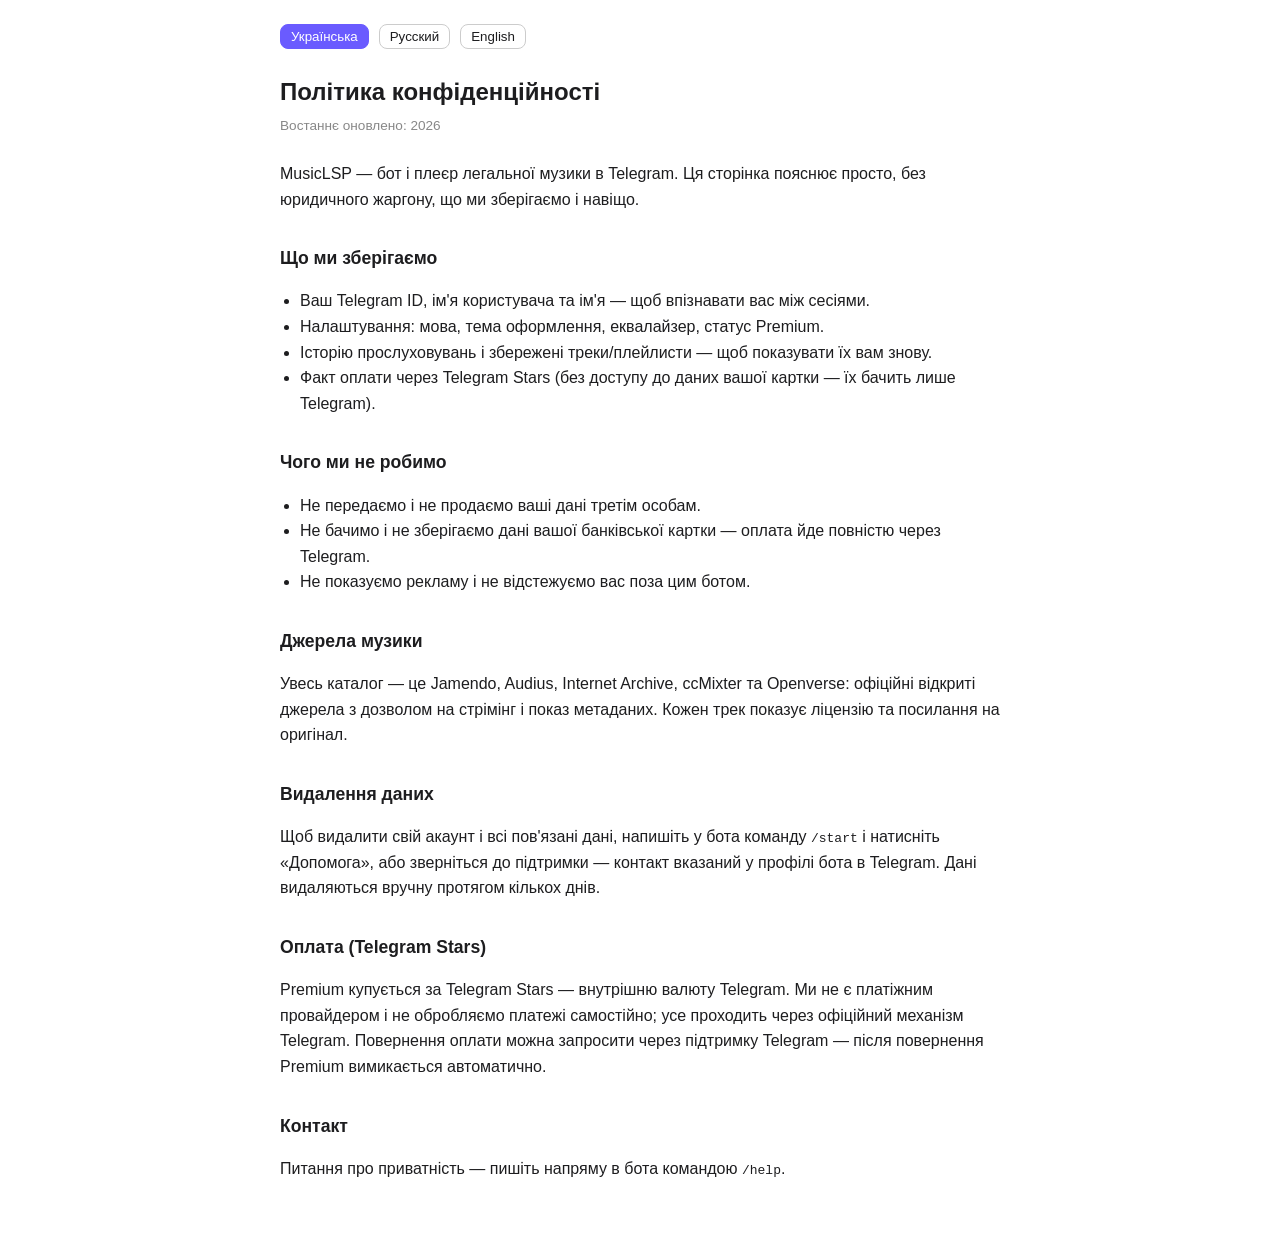
<file: webapp/privacy.html>
<!DOCTYPE html>
<html lang="uk">
<head>
<meta charset="UTF-8">
<meta name="viewport" content="width=device-width, initial-scale=1">
<title>Політика конфіденційності — MusicLSP</title>
<style>
  :root{ color-scheme: light dark; }
  body{
    font-family: -apple-system, BlinkMacSystemFont, "Segoe UI", Roboto, sans-serif;
    max-width: 720px; margin: 0 auto; padding: 24px 20px 60px;
    line-height: 1.6; color: #1d1d1f; background: #fff;
  }
  @media (prefers-color-scheme: dark){ body{ color:#eee; background:#0f0f12; } }
  h1{ font-size: 1.5rem; margin-bottom: 4px; }
  h2{ font-size: 1.1rem; margin-top: 32px; }
  .updated{ color: #888; font-size: 0.85rem; margin-bottom: 24px; }
  ul{ padding-left: 20px; }
  a{ color: #6a5bff; }
  .lang-switch{ display:flex; gap:10px; margin-bottom: 24px; font-size: 0.9rem; }
  .lang-switch button{
    border: 1px solid #ccc; background: transparent; border-radius: 8px;
    padding: 4px 10px; cursor: pointer; color: inherit;
  }
  .lang-switch button.on{ background: #6a5bff; color: #fff; border-color: #6a5bff; }
  section{ display: none; }
  section.on{ display: block; }
</style>
</head>
<body>

<div class="lang-switch">
  <button data-l="uk" class="on">Українська</button>
  <button data-l="ru">Русский</button>
  <button data-l="en">English</button>
</div>

<section id="s-uk" class="on">
  <h1>Політика конфіденційності</h1>
  <div class="updated">Востаннє оновлено: 2026</div>
  <p>MusicLSP — бот і плеєр легальної музики в Telegram. Ця сторінка пояснює просто,
     без юридичного жаргону, що ми зберігаємо і навіщо.</p>

  <h2>Що ми зберігаємо</h2>
  <ul>
    <li>Ваш Telegram ID, ім'я користувача та ім'я — щоб впізнавати вас між сесіями.</li>
    <li>Налаштування: мова, тема оформлення, еквалайзер, статус Premium.</li>
    <li>Історію прослуховувань і збережені треки/плейлисти — щоб показувати їх вам знову.</li>
    <li>Факт оплати через Telegram Stars (без доступу до даних вашої картки — їх бачить лише Telegram).</li>
  </ul>

  <h2>Чого ми не робимо</h2>
  <ul>
    <li>Не передаємо і не продаємо ваші дані третім особам.</li>
    <li>Не бачимо і не зберігаємо дані вашої банківської картки — оплата йде повністю через Telegram.</li>
    <li>Не показуємо рекламу і не відстежуємо вас поза цим ботом.</li>
  </ul>

  <h2>Джерела музики</h2>
  <p>Увесь каталог — це Jamendo, Audius, Internet Archive, ccMixter та Openverse:
     офіційні відкриті джерела з дозволом на стрімінг і показ метаданих. Кожен трек
     показує ліцензію та посилання на оригінал.</p>

  <h2>Видалення даних</h2>
  <p>Щоб видалити свій акаунт і всі пов'язані дані, напишіть у бота команду
     <code>/start</code> і натисніть «Допомога», або зверніться до підтримки —
     контакт вказаний у профілі бота в Telegram. Дані видаляються вручну протягом
     кількох днів.</p>

  <h2>Оплата (Telegram Stars)</h2>
  <p>Premium купується за Telegram Stars — внутрішню валюту Telegram. Ми не є
     платіжним провайдером і не обробляємо платежі самостійно; усе проходить
     через офіційний механізм Telegram. Повернення оплати можна запросити через
     підтримку Telegram — після повернення Premium вимикається автоматично.</p>

  <h2>Контакт</h2>
  <p>Питання про приватність — пишіть напряму в бота командою <code>/help</code>.</p>
</section>

<section id="s-ru">
  <h1>Политика конфиденциальности</h1>
  <div class="updated">Последнее обновление: 2026</div>
  <p>MusicLSP — бот и плеер легальной музыки в Telegram. Эта страница простыми
     словами объясняет, что мы храним и зачем.</p>

  <h2>Что мы храним</h2>
  <ul>
    <li>Ваш Telegram ID, имя пользователя и имя — чтобы узнавать вас между сессиями.</li>
    <li>Настройки: язык, тема оформления, эквалайзер, статус Premium.</li>
    <li>Историю прослушиваний и сохранённые треки/плейлисты.</li>
    <li>Факт оплаты через Telegram Stars (без доступа к данным вашей карты — их видит только Telegram).</li>
  </ul>

  <h2>Чего мы не делаем</h2>
  <ul>
    <li>Не передаём и не продаём ваши данные третьим лицам.</li>
    <li>Не видим и не храним данные вашей банковской карты — оплата идёт полностью через Telegram.</li>
    <li>Не показываем рекламу и не отслеживаем вас вне этого бота.</li>
  </ul>

  <h2>Источники музыки</h2>
  <p>Весь каталог — это Jamendo, Audius, Internet Archive, ccMixter и Openverse:
     официальные открытые источники с разрешением на стриминг и показ метаданных.</p>

  <h2>Удаление данных</h2>
  <p>Чтобы удалить аккаунт и все связанные данные, напишите боту команду
     <code>/start</code> и нажмите «Помощь», либо обратитесь в поддержку —
     контакт указан в профиле бота в Telegram.</p>

  <h2>Оплата (Telegram Stars)</h2>
  <p>Premium покупается за Telegram Stars — внутреннюю валюту Telegram. Мы не
     обрабатываем платежи сами; всё проходит через официальный механизм
     Telegram. Возврат оплаты можно запросить через поддержку Telegram — после
     возврата Premium отключается автоматически.</p>

  <h2>Контакт</h2>
  <p>Вопросы о приватности — пишите напрямую боту командой <code>/help</code>.</p>
</section>

<section id="s-en">
  <h1>Privacy Policy</h1>
  <div class="updated">Last updated: 2026</div>
  <p>MusicLSP is a legal-music bot and player inside Telegram. This page explains,
     in plain language, what we store and why.</p>

  <h2>What we store</h2>
  <ul>
    <li>Your Telegram ID, username and name — to recognize you between sessions.</li>
    <li>Settings: language, theme, equalizer, Premium status.</li>
    <li>Listening history and saved tracks/playlists.</li>
    <li>Payment records via Telegram Stars (we never see your card details — only Telegram does).</li>
  </ul>

  <h2>What we don't do</h2>
  <ul>
    <li>We never sell or share your data with third parties.</li>
    <li>We never see or store your card details — payment is handled entirely by Telegram.</li>
    <li>No ads, no tracking outside this bot.</li>
  </ul>

  <h2>Music sources</h2>
  <p>The whole catalog comes from Jamendo, Audius, Internet Archive, ccMixter and
     Openverse — official open sources that permit streaming and showing metadata.
     Every track displays its license and a link to the original.</p>

  <h2>Deleting your data</h2>
  <p>To delete your account and all associated data, message the bot with
     <code>/start</code> and tap "Help", or contact support — the contact is
     listed on the bot's Telegram profile. Data is removed manually within a few days.</p>

  <h2>Payments (Telegram Stars)</h2>
  <p>Premium is purchased with Telegram Stars, Telegram's own in-app currency. We
     are not a payment processor; everything runs through Telegram's official
     mechanism. Refunds can be requested through Telegram support — Premium is
     automatically turned off once a refund is processed.</p>

  <h2>Contact</h2>
  <p>Questions about privacy — message the bot directly with <code>/help</code>.</p>
</section>

<script>
document.querySelectorAll(".lang-switch button").forEach(b=>{
  b.onclick = () => {
    document.querySelectorAll(".lang-switch button").forEach(x=>x.classList.remove("on"));
    document.querySelectorAll("section").forEach(x=>x.classList.remove("on"));
    b.classList.add("on");
    document.getElementById("s-"+b.dataset.l).classList.add("on");
  };
});
</script>
</body>
</html>
</file>
<file: webapp/legacy.css>
:root{
  --bg:#0E0B18; --panel:#181328; --panel-2:#221a3a; --line:rgba(255,255,255,.09);
  --ink:#F0ECFA; --muted:#9A92B8; --accent:#C6A1FF; --accent-ink:#1A0F2E; --gold:#FFD166;
  --radius:14px; --nav-h:64px; --bar-h:62px;
}
[data-theme="ember"]{--bg:#140E0A;--panel:#211710;--panel-2:#2E2016;--ink:#F7EFE6;--muted:#B49882;--accent:#FF9E4A;--accent-ink:#2A1503;--gold:#FFD9A0;}
[data-theme="aurora"]{--bg:#06141A;--panel:#0D2129;--panel-2:#123039;--ink:#E6F6F8;--muted:#82A8B2;--accent:#5BE3C6;--accent-ink:#042019;--gold:#9AD9FF;}
[data-theme="neon"]{--bg:#10060F;--panel:#1E0C1D;--panel-2:#2C1129;--ink:#FCEAF8;--muted:#B487AC;--accent:#FF5FC8;--accent-ink:#2B0420;--gold:#FFE066;}
[data-theme="paper"]{--bg:#F5F1E8;--panel:#FFFFFF;--panel-2:#EDE7DA;--line:rgba(0,0,0,.1);--ink:#1C1A16;--muted:#6E6759;--accent:#5A4BD6;--accent-ink:#FFFFFF;--gold:#B4841F;}

*{box-sizing:border-box;margin:0;padding:0;-webkit-tap-highlight-color:transparent}
html,body{height:100%}
body{
  font-family:Inter,-apple-system,BlinkMacSystemFont,"Segoe UI",sans-serif;
  background:var(--bg); color:var(--ink); overflow-x:hidden;
  padding-top:env(safe-area-inset-top);
  -webkit-font-smoothing:antialiased;
}
h1,h2,h3,.dspl{font-family:"Space Grotesk",Inter,sans-serif;letter-spacing:-.01em}
button,input,select{font:inherit;color:inherit;background:none;border:none;outline:none;
  appearance:none;-webkit-appearance:none;-moz-appearance:none}
button{cursor:pointer;line-height:1}
img{max-width:100%;display:block}
a{color:var(--accent)}



/* ── сплеш-екран завантаження ───────────────────────── */
#splash{position:fixed;inset:0;z-index:9999;display:flex;flex-direction:column;
  align-items:center;justify-content:center;gap:18px;overflow:hidden;background:
    radial-gradient(90% 60% at 18% 8%,rgba(255,111,176,.16),transparent 55%),
    radial-gradient(80% 55% at 85% 12%,rgba(91,227,198,.14),transparent 55%),
    radial-gradient(120% 90% at 50% 100%,color-mix(in srgb,var(--accent) 18%,transparent),transparent 60%),
    var(--bg);
  transition:opacity .5s ease, visibility .5s ease}
#splash.hide{opacity:0;visibility:hidden;pointer-events:none}

/* фонове зображення на весь екран заставки — той самий логотип, сильно
   розмитий і напівпрозорий, щоб фон не був просто градієнтом "нізвідки" */
#splash .splashBg{position:absolute;inset:-20%;z-index:0;pointer-events:none;
  background-repeat:no-repeat;background-position:50% 42%;background-size:70% auto;
  filter:blur(70px) saturate(170%);opacity:.38;transform:scale(1.3)}
#splash>.vinylWrap,#splash>.swordmark,#splash>.seq,#splash>.stext{position:relative;z-index:1}

/* вінілова платівка, що крутиться, + тонарм, що опускається */
#splash .vinylWrap{position:relative;width:230px;height:230px;margin-bottom:6px}
#splash .vinyl{width:100%;height:100%;border-radius:50%;position:relative;
  background:
    repeating-radial-gradient(circle at 50% 50%,
      transparent 0px,transparent 2px,rgba(0,0,0,.35) 3px,rgba(0,0,0,.35) 4px),
    conic-gradient(from 200deg,
      #8B6BFF 0deg,#C6A1FF 90deg,#FF9FD6 180deg,#FFD166 270deg,#8B6BFF 360deg);
  box-shadow:0 18px 44px rgba(120,60,200,.5),inset 0 0 0 1px rgba(255,255,255,.08);
  animation:vinylSpin 2.6s linear infinite;
  animation-play-state:paused}
#splash .vinyl::before{content:"";position:absolute;inset:0;border-radius:50%;
  background:
    radial-gradient(circle at 50% 50%,transparent 34%,rgba(8,5,18,.88) 35%),
    conic-gradient(from 210deg,rgba(255,255,255,.22),transparent 25%,transparent 75%,rgba(255,255,255,.12));
  mix-blend-mode:normal}
#splash .vinyl::after{content:"";position:absolute;inset:0;border-radius:50%;
  background:conic-gradient(from 30deg,rgba(255,255,255,.35),transparent 12%,transparent 88%,rgba(255,255,255,.2));
  mix-blend-mode:overlay;opacity:.7}
#splash .vinyl.spin{animation-play-state:running}
#splash .vlabel{position:absolute;top:50%;left:50%;width:96px;height:96px;transform:translate(-50%,-50%);
  border-radius:50%;overflow:hidden;box-shadow:0 0 0 4px #0b0716,0 0 0 5px rgba(255,255,255,.14);z-index:2;
  background:radial-gradient(circle,#1b1330 0%,#150f26 70%);display:grid;place-items:center}
#splash .vlabelText{position:absolute;inset:0;width:100%;height:100%}
#splash .vlabel img{width:68px;height:68px;object-fit:cover;border-radius:50%;position:relative;z-index:2;
  box-shadow:0 0 0 2px rgba(255,255,255,.18)}
/* дірка шпинделя тепер ПІД лого (z-index нижче за img), інакше вона
   вирізає діру просто посеред логотипу — раніше саме так і було */
#splash .vhole{position:absolute;top:50%;left:50%;width:9px;height:9px;transform:translate(-50%,-50%);
  border-radius:50%;background:#0b0716;box-shadow:0 0 0 2px rgba(255,255,255,.35);z-index:0}
#splash .tonearm{position:absolute;top:-16px;right:-8px;width:94px;height:94px;
  transform-origin:88% 12%;transform:rotate(-32deg);transition:transform .55s cubic-bezier(.34,1.4,.5,1);z-index:4}
#splash .tonearm.down{transform:rotate(-3deg)}
#splash .tonearm i{position:absolute;top:6px;right:10px;width:7px;height:68px;border-radius:4px;
  background:linear-gradient(180deg,#cfc4ea,#8f82ad);transform:rotate(18deg);transform-origin:top center}
#splash .tonearm b{position:absolute;top:0;right:2px;width:19px;height:19px;border-radius:50%;
  background:#cfc4ea;box-shadow:0 2px 6px rgba(0,0,0,.4)}

#splash .swordmark{width:min(52vw,190px);height:auto;filter:drop-shadow(0 4px 18px rgba(140,100,255,.3))}

/* еквалайзер-«живчик» замість сухого прогрес-бару */
#splash .seq{display:flex;align-items:flex-end;gap:5px;height:22px}
#splash .seq i{display:block;width:5px;border-radius:3px;
  background:linear-gradient(180deg,var(--accent),#8B6BFF);
  animation:eqBounce 1s ease-in-out infinite}
#splash .seq i:nth-child(1){animation-delay:-.9s}
#splash .seq i:nth-child(2){animation-delay:-.6s}
#splash .seq i:nth-child(3){animation-delay:-1.1s}
#splash .seq i:nth-child(4){animation-delay:-.35s}
#splash .seq i:nth-child(5){animation-delay:-.75s}

#splash .stext{font-size:13.5px;color:var(--muted);letter-spacing:.02em;min-height:18px;
  transition:opacity .25s ease}
#splash .stext.fade{opacity:0}

@keyframes vinylSpin{to{transform:rotate(360deg)}}
@keyframes eqBounce{0%,100%{height:6px}50%{height:22px}}
.app{max-width:560px;margin:0 auto;min-height:100dvh;
  padding-bottom:calc(var(--nav-h) + var(--bar-h) + 16px + env(safe-area-inset-bottom));
  visibility:hidden;opacity:0}
.app.ready{visibility:visible;opacity:1;transition:opacity .4s ease .05s}

/* ── top ─────────────────────────────────────────── */
.top{position:sticky;top:0;z-index:30;display:flex;align-items:center;gap:12px;
  padding:14px 18px 12px;background:color-mix(in srgb,var(--bg) 88%,transparent);
  backdrop-filter:blur(16px);-webkit-backdrop-filter:blur(16px);border-bottom:1px solid var(--line)}
.mark{width:34px;height:34px;border-radius:9px;flex:none;display:block;
  background-image:url('[data-uri]');background-size:cover;background-position:center;
  box-shadow:0 2px 10px rgba(120,80,255,.35)}
.mark span{display:none}
.top .name{font-size:17px;font-weight:700}
.top .sub{font-size:11px;color:var(--muted);margin-top:1px}
.spacer{flex:1}
.chip{font-size:11px;font-weight:600;padding:5px 11px;border-radius:99px;
  border:1px solid var(--line);color:var(--muted)}
.chip.pro{background:var(--gold);color:#241800;border-color:transparent}

/* ── layout ──────────────────────────────────────── */
.screen{display:none;padding:16px 18px 8px}
.screen.on{display:block}
.sect{margin-bottom:26px}
.sect h2{font-size:15px;font-weight:600;margin-bottom:12px;display:flex;
  align-items:center;justify-content:space-between}
.sect h2 .more{font-size:12px;color:var(--muted);font-weight:500}

/* ── search ──────────────────────────────────────── */
.searchbar{display:flex;gap:9px;align-items:center;background:var(--panel);
  border:1px solid var(--line);border-radius:12px;padding:11px 14px;margin-bottom:12px}
.searchbar input{flex:1;font-size:15px}
.searchbar input::placeholder{color:var(--muted)}
.tabs{display:flex;gap:7px;overflow-x:auto;margin-bottom:16px;padding-bottom:2px;
  scrollbar-width:none}
.tabs::-webkit-scrollbar{display:none}
.tab{white-space:nowrap;font-size:12.5px;font-weight:500;padding:7px 13px;border-radius:99px;
  border:1px solid var(--line);color:var(--muted);flex:none}
.tab.on{background:var(--accent);color:var(--accent-ink);border-color:transparent;font-weight:600}

/* ── track rows ──────────────────────────────────── */
.rows{display:flex;flex-direction:column;gap:2px}
.row{display:flex;align-items:center;gap:12px;padding:8px;border-radius:11px;
  transition:background .15s}
.row:active{background:var(--panel)}
.row.now{background:var(--panel)}
.art{width:48px;height:48px;border-radius:9px;flex:none;object-fit:cover;
  background:var(--panel-2)}
.row .meta{flex:1;min-width:0}
.row .t{font-size:14.5px;font-weight:500;white-space:nowrap;overflow:hidden;
  text-overflow:ellipsis}
.row.now .t{color:var(--accent)}
.row .s{font-size:12px;color:var(--muted);white-space:nowrap;overflow:hidden;
  text-overflow:ellipsis;margin-top:2px}
.row .act{flex:none;width:34px;height:34px;border-radius:9px;display:grid;place-items:center;
  color:var(--muted);font-size:17px}
.row .act:active{background:var(--panel-2)}

/* ── horizontal cards ────────────────────────────── */
.reel{display:flex;gap:12px;overflow-x:auto;scrollbar-width:none;
  margin:0 -18px;padding:0 18px 4px}
.reel::-webkit-scrollbar{display:none}
.card{width:136px;flex:none}
.card img,.card .ph{width:136px;height:136px;border-radius:12px;object-fit:cover;
  background:var(--panel-2);margin-bottom:8px}
.card .t{font-size:13px;font-weight:500;line-height:1.3;
  display:-webkit-box;-webkit-line-clamp:2;-webkit-box-orient:vertical;overflow:hidden}
.card .s{font-size:11.5px;color:var(--muted);margin-top:3px;white-space:nowrap;
  overflow:hidden;text-overflow:ellipsis}

.genres{display:grid;grid-template-columns:repeat(2,1fr);gap:9px}
.genre{padding:16px 14px;border-radius:12px;font-weight:600;font-size:14px;
  background:var(--panel);border:1px solid var(--line);text-align:left}

/* ── player bar ──────────────────────────────────── */
.bar{position:fixed;left:0;right:0;z-index:40;
  bottom:calc(var(--nav-h) + env(safe-area-inset-bottom));
  max-width:560px;margin:0 auto;display:none;align-items:center;gap:11px;
  padding:9px 12px;background:var(--panel);border-top:1px solid var(--line);
  border-bottom:1px solid var(--line)}
.bar.on{display:flex}
.bar .art{width:44px;height:44px;border-radius:8px}
.bar .meta{flex:1;min-width:0}
.bar .t{font-size:13.5px;font-weight:500;white-space:nowrap;overflow:hidden;
  text-overflow:ellipsis}
.bar .s{font-size:11.5px;color:var(--muted);white-space:nowrap;overflow:hidden;
  text-overflow:ellipsis;margin-top:1px}
.iconbtn{width:38px;height:38px;border-radius:99px;display:grid;place-items:center;
  font-size:18px;flex:none}
.iconbtn.main{background:var(--accent);color:var(--accent-ink)}
.barline{position:absolute;left:0;bottom:-1px;height:2px;background:var(--accent);
  width:0;transition:width .25s linear}

/* ── bottom nav ──────────────────────────────────── */
.nav{position:fixed;left:0;right:0;bottom:0;z-index:45;max-width:560px;margin:0 auto;
  display:grid;grid-template-columns:repeat(5,minmax(0,1fr));
  background:var(--panel);border-top:1px solid var(--line);
  padding-bottom:env(safe-area-inset-bottom)}
.nav button{height:var(--nav-h);display:flex;flex-direction:column;align-items:center;
  justify-content:center;gap:3px;font-size:10.5px;color:var(--muted);font-weight:500;
  position:relative;transition:color .2s}
.nav button .ic{font-size:19px;line-height:1;transition:transform .32s cubic-bezier(.4,1.8,.5,1)}
.nav button.on{color:var(--accent)}
.nav button.on .ic{transform:translateY(-2px) scale(1.14)}
.nav button.bump .ic{animation:navBump .38s cubic-bezier(.4,1.8,.5,1)}
.nav button::after{content:"";position:absolute;top:6px;left:50%;width:5px;height:5px;
  border-radius:99px;background:var(--accent);opacity:0;transform:translate(-50%,-6px) scale(.4);
  transition:opacity .2s,transform .25s}
.nav button.on::after{opacity:1;transform:translate(-50%,0) scale(1)}
.nav button:active{transform:scale(.94)}
@keyframes navBump{0%{transform:translateY(-2px) scale(1.14)}40%{transform:translateY(-6px) scale(1.28)}
  100%{transform:translateY(-2px) scale(1.14)}}

/* ── now playing sheet ───────────────────────────── */
.sheet{position:fixed;inset:0;z-index:70;background:var(--bg);
  transform:translateY(100%);transition:transform .3s cubic-bezier(.3,.8,.3,1);
  overflow-y:auto;padding:env(safe-area-inset-top) 20px
  calc(28px + env(safe-area-inset-bottom))}
.sheet.on{transform:translateY(0)}
.sheet .handle{width:40px;height:4px;border-radius:9px;background:var(--line);
  margin:12px auto 18px}
.coverWrap{position:relative;width:min(78vw,320px);margin:0 auto 26px}
.heartBurst{position:absolute;font-size:64px;pointer-events:none;z-index:5;
  transform:translate(-50%,-50%) scale(.4);opacity:0;
  animation:heartBurst .7s cubic-bezier(.2,1.4,.4,1) forwards;filter:drop-shadow(0 4px 14px rgba(0,0,0,.4))}
@keyframes heartBurst{
  0%{transform:translate(-50%,-50%) scale(.4);opacity:0}
  30%{transform:translate(-50%,-50%) scale(1.15);opacity:1}
  55%{transform:translate(-50%,-50%) scale(.95);opacity:1}
  100%{transform:translate(-50%,-50%) scale(1);opacity:0}
}
.ambientBg{position:absolute;inset:-30px;width:calc(100% + 60px);height:calc(100% + 60px);
  object-fit:cover;filter:blur(38px) saturate(1.4) brightness(.7);opacity:.5;
  border-radius:24px;z-index:0;pointer-events:none;transition:opacity .4s}
.coverWrap.playing .ambientBg{animation:ambientPulse 6s ease-in-out infinite}
@keyframes ambientPulse{0%,100%{transform:scale(1) rotate(0deg)}50%{transform:scale(1.09) rotate(2deg)}}
.cover{position:relative;z-index:1;width:100%;aspect-ratio:1;border-radius:18px;display:block;
  object-fit:cover;background:var(--panel-2);box-shadow:0 18px 50px rgba(0,0,0,.45)}
.coverWrap.style-vinyl .cover{border-radius:50%}
.coverWrap.style-vinyl.playing .cover{animation:vinylSpin 9s linear infinite}
@keyframes vinylSpin{from{transform:rotate(0deg)}to{transform:rotate(360deg)}}
.vinylHole{display:none}
.coverWrap.style-vinyl .vinylHole{display:block;position:absolute;z-index:2;left:50%;top:50%;
  width:13%;height:13%;border-radius:50%;background:var(--bg);
  border:3px solid var(--panel-2);transform:translate(-50%,-50%)}
.particle{position:absolute;border-radius:50%;background:var(--accent);opacity:.3;
  filter:blur(3px);pointer-events:none;z-index:0}
.coverWrap.style-particles.playing .particle{animation:floatParticle 7s ease-in-out infinite}
@keyframes floatParticle{0%,100%{transform:translateY(0) scale(1)}50%{transform:translateY(-20px) scale(1.3)}}
.sheet .tt{font-size:22px;font-weight:700;text-align:center;line-height:1.25}
.sheet .aa{font-size:15px;color:var(--muted);text-align:center;margin-top:6px}
.lic{text-align:center;font-size:11.5px;color:var(--muted);margin-top:12px;line-height:1.6}
.lic a{text-decoration:none;border-bottom:1px solid var(--line)}
.seek{margin:26px 0 8px;position:relative}
.bkmkBtn{position:absolute;right:0;top:-30px;background:none;border:none;color:var(--muted);
  font-size:17px;line-height:1;cursor:pointer;padding:4px 2px;opacity:.8}
.bkmkBtn:active{opacity:1;transform:scale(.92)}
.bkmkTicks{position:relative;height:0}
.bkmkTicks i{position:absolute;top:-13px;width:2px;height:6px;border-radius:2px;
  background:var(--gold);opacity:.85;cursor:pointer}
.seek input{width:100%;-webkit-appearance:none;height:4px;border-radius:9px;
  background:var(--panel-2)}
.seek input::-webkit-slider-thumb{-webkit-appearance:none;width:14px;height:14px;
  border-radius:99px;background:var(--accent)}
.times{display:flex;justify-content:space-between;font-size:11.5px;color:var(--muted);
  font-variant-numeric:tabular-nums}
.controls{display:flex;align-items:center;justify-content:center;gap:20px;margin:22px 0 8px}
.controls .big{width:66px;height:66px;font-size:26px}
.controls .sm{font-size:22px;color:var(--muted)}
.controls .sm.on{color:var(--accent)}
.sheetacts{display:flex;justify-content:center;gap:10px;margin-top:20px;flex-wrap:wrap}
.pill{font-size:12.5px;font-weight:500;padding:9px 15px;border-radius:99px;
  border:1px solid var(--line);color:var(--muted)}
.pill.on{color:var(--accent);border-color:var(--accent)}

/* ── modal ───────────────────────────────────────── */
.modal{position:fixed;inset:0;z-index:90;background:rgba(0,0,0,.6);display:none;
  align-items:flex-end;justify-content:center}
.modal.on{display:flex}
.modal .box{width:100%;max-width:560px;background:var(--panel);
  border-radius:20px 20px 0 0;padding:22px 20px calc(24px + env(safe-area-inset-bottom));
  max-height:82vh;overflow-y:auto}
.modal h3{font-size:17px;margin-bottom:16px}
.field{width:100%;background:var(--panel-2);border:1px solid var(--line);
  border-radius:11px;padding:12px 14px;font-size:15px;margin-bottom:11px}
.btn{width:100%;padding:13px;border-radius:11px;font-weight:600;font-size:14.5px;
  background:var(--accent);color:var(--accent-ink);margin-top:6px}
.btn.ghost{background:none;border:1px solid var(--line);color:var(--ink)}

/* ── settings ────────────────────────────────────── */
.opt{display:flex;align-items:center;justify-content:between;gap:14px;padding:14px 0;
  border-bottom:1px solid var(--line)}
.opt .lbl{flex:1}
.opt .lbl b{font-size:14.5px;font-weight:500;display:block}
.opt .lbl span{font-size:12px;color:var(--muted);display:block;margin-top:3px;line-height:1.45}
.sw{width:46px;height:27px;border-radius:99px;background:var(--panel-2);flex:none;
  position:relative;transition:background .2s}
.sw::after{content:"";position:absolute;top:3px;left:3px;width:21px;height:21px;
  border-radius:99px;background:var(--ink);transition:transform .2s}
.sw.on{background:var(--accent)}
.sw.on::after{transform:translateX(19px);background:var(--accent-ink)}
.swatches{display:flex;gap:9px;flex-wrap:wrap}
.swatch{width:42px;height:42px;border-radius:11px;border:2px solid transparent}
.swatch.on{border-color:var(--ink)}
.eqrow{display:flex;gap:6px;justify-content:space-between;align-items:flex-end;
  height:120px;margin:14px 0}
.eqband{flex:1;display:flex;flex-direction:column;align-items:center;gap:6px;height:100%}
.eqband input{-webkit-appearance:slider-vertical;width:100%;flex:1}
.eqband span{font-size:9px;color:var(--muted)}

/* ── misc ────────────────────────────────────────── */
.empty{text-align:center;padding:46px 24px;color:var(--muted);font-size:13.5px;line-height:1.6}
.empty b{display:block;color:var(--ink);font-size:15px;margin-bottom:7px;font-weight:600}
.toast{position:fixed;left:50%;bottom:calc(var(--nav-h) + var(--bar-h) + 26px);
  transform:translateX(-50%) translateY(14px);z-index:100;background:var(--panel-2);
  border:1px solid var(--line);padding:11px 18px;border-radius:99px;font-size:13px;
  opacity:0;pointer-events:none;transition:.22s;max-width:88vw;text-align:center}
.toast.on{opacity:1;transform:translateX(-50%) translateY(0)}
.skel{height:56px;border-radius:11px;background:var(--panel);margin-bottom:6px;
  animation:pulse 1.4s ease-in-out infinite}
@keyframes pulse{0%,100%{opacity:.5}50%{opacity:.85}}
@media (prefers-reduced-motion:reduce){*{animation:none!important;transition:none!important}}
.statbox{display:grid;grid-template-columns:repeat(3,1fr);gap:9px;margin-bottom:20px}
.statbox div{background:var(--panel);border:1px solid var(--line);border-radius:12px;
  padding:15px 11px;text-align:center}
.statbox b{display:block;font-size:21px;font-family:"Space Grotesk";font-weight:700}
.statbox span{font-size:11px;color:var(--muted);margin-top:3px;display:block}
.feat{display:flex;gap:12px;padding:13px 0;border-bottom:1px solid var(--line)}
.feat .n{width:24px;height:24px;border-radius:7px;background:var(--panel-2);flex:none;
  display:grid;place-items:center;font-size:11px;font-weight:600;color:var(--accent)}
.feat b{font-size:14px;font-weight:600;display:block}
.feat span{font-size:12.5px;color:var(--muted);display:block;margin-top:3px;line-height:1.45}

/* ── icons ───────────────────────────────────────── */
.icon{width:1em;height:1em;display:inline-block;vertical-align:-0.15em}
.icon.sm{width:16px;height:16px}
.icon.md{width:20px;height:20px}
.icon.lg{width:26px;height:26px}
.act .icon,.iconbtn .icon{width:19px;height:19px}
.iconbtn.main .icon,.controls .big .icon{width:26px;height:26px}
.controls .sm .icon{width:22px;height:22px}
.nav button .ic{font-size:0;display:block}
.nav button .ic .icon{width:21px;height:21px}
.pill{display:inline-flex;align-items:center;gap:6px}
.pill .icon{width:15px;height:15px}
#btnRepeat{position:relative}
#btnRepeat.one::after{content:"1";position:absolute;top:-2px;right:-2px;font-size:8px;
  font-weight:700;background:var(--accent);color:var(--accent-ink);border-radius:99px;
  width:12px;height:12px;display:flex;align-items:center;justify-content:center}

/* ── advanced search filters ────────────────────── */
#qFilters{display:flex;flex-direction:column;gap:8px;margin-bottom:14px}
.frow{display:flex;gap:7px;overflow-x:auto;scrollbar-width:none;align-items:center}
.frow::-webkit-scrollbar{display:none}
.fchip{white-space:nowrap;font-size:12px;font-weight:500;padding:6px 12px;border-radius:99px;
  border:1px solid var(--line);color:var(--muted);flex:none;display:flex;align-items:center;gap:5px}
.fchip.on{background:var(--accent);color:var(--accent-ink);border-color:transparent;font-weight:600}
.fchip .icon{width:13px;height:13px}

/* ── трек дня, серія, реферали ───────────────────── */
.daily{display:flex;align-items:center;gap:14px;background:linear-gradient(135deg,
  color-mix(in srgb,var(--accent) 22%,var(--panel)),var(--panel));
  border:1px solid var(--line);border-radius:16px;padding:14px;margin-bottom:22px}
.daily .art{width:58px;height:58px;border-radius:11px;flex:none;object-fit:cover;background:var(--panel-2)}
.daily .tag{font-size:10.5px;font-weight:700;letter-spacing:.04em;color:var(--accent);
  text-transform:uppercase;margin-bottom:3px}
.daily .t{font-size:14.5px;font-weight:600}
.daily .s{font-size:12px;color:var(--muted);margin-top:2px}
.daily button{flex:none;width:42px;height:42px;border-radius:99px;background:var(--accent);
  color:var(--accent-ink);display:grid;place-items:center}
.streak{display:inline-flex;align-items:center;gap:5px;font-size:12px;font-weight:600;
  color:var(--gold);background:color-mix(in srgb,var(--gold) 16%,transparent);
  padding:4px 10px;border-radius:99px;margin-top:8px}
.refcard{background:var(--panel);border:1px solid var(--line);border-radius:14px;padding:16px}
.refcard .code{font-family:"Space Grotesk";font-size:20px;font-weight:700;letter-spacing:.04em;
  color:var(--accent);margin:8px 0 2px}
.refcard .row2{display:flex;gap:9px;margin-top:12px}
.refcard .row2 .pill{flex:1;justify-content:center}
.hint{font-size:12px;color:var(--muted);line-height:1.6;margin-top:10px}

/* ── queue reorder ───────────────────────────────── */
.qact{flex:none;width:30px;height:30px;border-radius:8px;display:grid;place-items:center;
  color:var(--muted)}
.qact:disabled{opacity:.25}
.qact:active{background:var(--panel-2)}

/* ═══════════════ ОНОВЛЕННЯ ВИГЛЯДУ: солідніше й жвавіше ═══════════════ */

/* кнопки настрою/фільтри: жорстка межа висоти, щоб НІКОЛИ не розтягувались */
.frow{align-items:center;height:auto;max-height:46px;padding:2px 0}
.fchip{display:inline-flex;align-self:center;height:32px;max-height:32px;min-height:0;
  background:var(--panel);box-shadow:inset 0 1px 0 rgba(255,255,255,.04)}
.fchip:active,.tab:active,.pill:active,.genre:active,.btn:active{transform:scale(.95)}
.fchip,.tab,.pill,.genre,.btn{transition:transform .16s cubic-bezier(.3,1.6,.5,1),background .2s,color .2s,border-color .2s}
.fchip.on{box-shadow:0 4px 16px color-mix(in srgb,var(--accent) 38%,transparent)}

/* шапка та навігація — «скло» */
.top{background:linear-gradient(180deg,color-mix(in srgb,var(--bg) 96%,transparent),color-mix(in srgb,var(--bg) 78%,transparent));
  box-shadow:0 1px 0 rgba(255,255,255,.04),0 10px 30px rgba(0,0,0,.25)}
.nav{background:color-mix(in srgb,var(--bg) 93%,transparent);
  backdrop-filter:blur(20px) saturate(1.3);-webkit-backdrop-filter:blur(20px) saturate(1.3);
  border-top:1px solid rgba(255,255,255,.06)}

/* обкладинки й картки — глибина */
.art,.card img,.card .ph{box-shadow:0 8px 22px rgba(0,0,0,.42),0 0 0 1px rgba(255,255,255,.05)}
.card img,.card .ph{transition:transform .25s cubic-bezier(.2,.8,.2,1),box-shadow .25s}
.card:active img,.card:active .ph{transform:scale(.95)}
.row{border-radius:13px}
.row.now{background:linear-gradient(90deg,color-mix(in srgb,var(--accent) 14%,var(--panel)),var(--panel));
  box-shadow:inset 3px 0 0 var(--accent)}
.row:active{transform:scale(.985)}
.sect h2{letter-spacing:-.015em}

/* міні-плеєр: плаваюча капсула */
.bar{left:8px;right:8px;max-width:544px;
  bottom:calc(var(--nav-h) + 8px + env(safe-area-inset-bottom));
  border:1px solid rgba(255,255,255,.08);border-radius:18px;overflow:hidden;
  background:linear-gradient(180deg,var(--panel-2),var(--panel));
  box-shadow:0 14px 34px rgba(0,0,0,.5),inset 0 1px 0 rgba(255,255,255,.06);gap:8px}
.bar .art{border-radius:10px}
.bar .iconbtn{width:36px;height:36px}
.bar .iconbtn.main{box-shadow:0 4px 16px color-mix(in srgb,var(--accent) 45%,transparent);
  transition:transform .15s cubic-bezier(.3,1.6,.5,1)}
.iconbtn:active{transform:scale(.88)}
.iconbtn.like{color:var(--muted)}
.iconbtn.like.on{color:#FF5D8F}
.iconbtn.like.pop svg{animation:heartPop .5s cubic-bezier(.2,1.5,.4,1)}
.pill.on svg{color:#FF5D8F}
@keyframes heartPop{0%{transform:scale(.6)}45%{transform:scale(1.35)}100%{transform:scale(1)}}
.barline{height:2.5px;background:linear-gradient(90deg,var(--accent),color-mix(in srgb,var(--accent) 55%,#fff))}
body.is-playing .bar .art{animation:barArtPulse 2.4s ease-in-out infinite}
@keyframes barArtPulse{0%,100%{box-shadow:0 8px 22px rgba(0,0,0,.42),0 0 0 1px rgba(255,255,255,.05)}
  50%{box-shadow:0 8px 26px color-mix(in srgb,var(--accent) 40%,transparent),0 0 0 1px color-mix(in srgb,var(--accent) 45%,transparent)}}

/* повна шторка плеєра */
.iconbtn.main.big{width:68px;height:68px;box-shadow:0 10px 34px color-mix(in srgb,var(--accent) 50%,transparent)}
.sheet .tt{letter-spacing:-.02em}

/* ══ ПЛАТІВКА (шторка плеєра, стиль «Вініл») — чорний вініл з канавками ══ */
.coverWrap.style-vinyl{aspect-ratio:1}
.vinylDisc{display:none}
.coverWrap.style-vinyl .vinylDisc{display:block;position:absolute;inset:0;border-radius:50%;z-index:1;
  background:
    repeating-radial-gradient(circle at 50% 50%,rgba(255,255,255,.045) 0 .6px,transparent .6px 2.4px),
    radial-gradient(circle at 50% 50%,transparent 0 40%,rgba(0,0,0,.6) 40.4% 41%,transparent 41.4% 58%,rgba(0,0,0,.6) 58.3% 59%,transparent 59.4% 76%,rgba(0,0,0,.6) 76.3% 77%,transparent 77.4%),
    radial-gradient(circle at 50% 50%,#1d1d22 0%,#0b0b0e 62%,#17171b 100%);
  box-shadow:0 24px 54px rgba(0,0,0,.65),0 0 0 1px rgba(255,255,255,.07),inset 0 0 0 6px #09090b}
.coverWrap.style-vinyl.playing .vinylDisc{animation:vinylSpin 5.5s linear infinite}
.coverWrap.style-vinyl::after{content:"";position:absolute;inset:0;border-radius:50%;z-index:3;pointer-events:none;
  background:conic-gradient(from 25deg,transparent 0 7%,rgba(255,255,255,.17) 11%,transparent 19%,transparent 57%,rgba(255,255,255,.12) 61%,transparent 69%);
  mix-blend-mode:screen}
.coverWrap.style-vinyl .cover{position:absolute;z-index:2;left:31%;top:31%;width:38%;height:38%;
  border-radius:50%;box-shadow:0 0 0 3px #0a0a0c,0 0 0 4px rgba(255,255,255,.1)}
.coverWrap.style-vinyl.playing .cover{animation:vinylSpin 5.5s linear infinite}
.coverWrap.style-vinyl .ambientBg{display:none}
.coverWrap.style-vinyl .vinylHole{z-index:4;width:3.4%;height:3.4%;border:0;
  background:radial-gradient(circle at 35% 30%,#fff,#9a9aa2 55%,#52525a);
  box-shadow:0 0 0 2px rgba(0,0,0,.55),0 1px 3px rgba(0,0,0,.6)}

/* ══ ПЛАТІВКА НА ЗАСТАВЦІ — реалістична, не мультяшна ══ */
#splash .vinylWrap{width:236px;height:236px}
#splash .vinyl{
  background:
    repeating-radial-gradient(circle at 50% 50%,rgba(255,255,255,.05) 0 .6px,transparent .6px 2.3px),
    radial-gradient(circle at 50% 50%,transparent 0 34%,rgba(0,0,0,.6) 34.4% 35%,transparent 35.4% 52%,rgba(0,0,0,.6) 52.3% 53%,transparent 53.4% 71%,rgba(0,0,0,.6) 71.3% 72%,transparent 72.4%),
    radial-gradient(circle at 50% 50%,#1e1e24 0%,#0a0a0d 60%,#18181d 100%);
  box-shadow:0 26px 56px rgba(0,0,0,.7),0 0 0 1px rgba(255,255,255,.07),inset 0 0 0 6px #08080a,inset 0 0 0 7px rgba(255,255,255,.05);
  animation-duration:3.2s}
#splash .vinyl::before{background:none}
#splash .vinyl::after{display:none}
#splash .vinylWrap::before{content:"";position:absolute;inset:0;border-radius:50%;z-index:3;pointer-events:none;
  background:conic-gradient(from 28deg,transparent 0 7%,rgba(255,255,255,.18) 11%,transparent 19%,transparent 57%,rgba(255,255,255,.13) 61%,transparent 69%);
  mix-blend-mode:screen}
#splash .vlabel{width:100px;height:100px;
  background:radial-gradient(circle at 40% 35%,#2b2433,#150f1c 75%);
  box-shadow:0 0 0 3px #08080a,0 0 0 4px rgba(255,255,255,.1)}
#splash .vlabelText text{fill:rgba(222,196,142,.9)}
#splash .vlabel img{width:60px;height:60px;box-shadow:0 0 0 1.5px rgba(222,196,142,.5)}
#splash .vhole{display:none}
/* тонарм: хромований важіль з голівкою */
#splash .tonearm{top:-26px;right:-22px;width:130px;height:150px;transform-origin:50% 12%;
  transform:rotate(-28deg);filter:drop-shadow(0 6px 8px rgba(0,0,0,.5))}
#splash .tonearm.down{transform:rotate(-6deg)}
#splash .tonearm b{top:2px;right:auto;left:50%;width:34px;height:34px;margin-left:-17px;
  background:radial-gradient(circle at 35% 30%,#e9e9ef,#8d8d97 55%,#3d3d45);
  box-shadow:0 0 0 4px #17171c,0 0 0 5px rgba(255,255,255,.12)}
#splash .tonearm i{top:19px;right:auto;left:50%;width:6px;height:112px;margin-left:-3px;border-radius:3px;
  background:linear-gradient(90deg,#6e6e78,#f2f2f6 45%,#7a7a84);transform:rotate(14deg);transform-origin:top center}
#splash .tonearm i::after{content:"";position:absolute;left:-6px;bottom:-14px;width:18px;height:26px;border-radius:4px 4px 7px 7px;
  background:linear-gradient(180deg,#26262c,#0d0d10);box-shadow:inset 0 1px 0 rgba(255,255,255,.18)}

/* ══ ЖВАВІСТЬ: поява екранів, списків, плавні переходи ══ */
@media (prefers-reduced-motion:no-preference){
  .screen.on{animation:screenIn .4s cubic-bezier(.2,.8,.2,1)}
  .rows .row,.reel .card,.genres .genre{animation:riseIn .55s cubic-bezier(.2,.8,.2,1) backwards}
  .rows .row:nth-child(2),.reel .card:nth-child(2){animation-delay:.05s}
  .rows .row:nth-child(3),.reel .card:nth-child(3){animation-delay:.1s}
  .rows .row:nth-child(4),.reel .card:nth-child(4){animation-delay:.15s}
  .rows .row:nth-child(5),.reel .card:nth-child(5){animation-delay:.2s}
  .rows .row:nth-child(n+6),.reel .card:nth-child(n+6){animation-delay:.25s}
  .bar.on{animation:barUp .42s cubic-bezier(.2,.9,.3,1.15)}
  .sheet.on .coverWrap{animation:coverIn .55s cubic-bezier(.2,.9,.3,1.1)}
  .fchip{animation:chipIn .45s cubic-bezier(.2,1.2,.4,1) backwards}
  .fchip:nth-child(2){animation-delay:.05s}.fchip:nth-child(3){animation-delay:.1s}
  .fchip:nth-child(4){animation-delay:.15s}.fchip:nth-child(5){animation-delay:.2s}.fchip:nth-child(n+6){animation-delay:.25s}
}
@keyframes screenIn{from{opacity:0;transform:translateY(10px)}to{opacity:1;transform:none}}
@keyframes riseIn{from{opacity:0;transform:translateY(14px)}to{opacity:1;transform:none}}
@keyframes barUp{from{opacity:0;transform:translateY(24px) scale(.97)}to{opacity:1;transform:none}}
@keyframes coverIn{from{opacity:0;transform:scale(.88)}to{opacity:1;transform:none}}
@keyframes chipIn{from{opacity:0;transform:scale(.8)}to{opacity:1;transform:none}}

/* ══ Адмін-панель у веб-аплікації ══ */
.adm{position:fixed;inset:0;z-index:70;background:var(--bg);display:none;flex-direction:column;
  padding-top:env(safe-area-inset-top)}
.adm.on{display:flex;animation:screenIn .3s cubic-bezier(.2,.8,.2,1)}
.admTop{display:flex;align-items:center;gap:10px;padding:12px 14px;border-bottom:1px solid var(--line)}
.admTabs{display:flex;gap:7px;overflow-x:auto;scrollbar-width:none;padding:12px 16px 4px;flex:none}
.admTabs::-webkit-scrollbar{display:none}
.admTabs .tab{flex:none;white-space:nowrap}
.admBody{flex:1;overflow-y:auto;padding:14px 16px calc(24px + env(safe-area-inset-bottom));max-width:560px;width:100%;margin:0 auto}
.admGrid{display:grid;grid-template-columns:1fr 1fr;gap:10px;margin-bottom:16px}
.admStat{background:var(--panel);border:1px solid var(--line);border-radius:14px;padding:14px}
.admStat b{display:block;font-size:24px;font-family:"Space Grotesk",Inter,sans-serif}
.admStat span{font-size:12px;color:var(--muted)}
.admRow{display:flex;align-items:center;gap:10px;padding:11px 12px;border-radius:12px;background:var(--panel);
  border:1px solid var(--line);margin-bottom:8px}
.admRow .m{flex:1;min-width:0}
.admRow .m b{display:block;font-size:14px;white-space:nowrap;overflow:hidden;text-overflow:ellipsis}
.admRow .m span{font-size:12px;color:var(--muted)}
.admBadge{font-size:11px;font-weight:600;padding:3px 9px;border-radius:99px;background:var(--panel-2);color:var(--muted)}
.admBadge.pro{background:var(--gold);color:#241800}
.admBars{display:flex;align-items:flex-end;gap:4px;height:70px;margin:8px 0 16px}
.admBars i{flex:1;background:linear-gradient(180deg,var(--accent),color-mix(in srgb,var(--accent) 40%,transparent));border-radius:4px 4px 2px 2px;min-height:3px}
.admBody .field{width:100%;padding:12px;border-radius:11px;background:var(--panel);border:1px solid var(--line);margin-bottom:10px;font-size:14.5px}
.admBody textarea.field{min-height:120px;resize:vertical;font-family:inherit}
.admBody .btn{margin-bottom:8px}
.admBody h3{margin:6px 0 10px;font-size:15px}
.admMini{padding:7px 12px;border-radius:9px;background:var(--panel-2);font-size:12.5px;font-weight:500}
.admMini.danger{color:#ff7a8a}
/* ═══ MusicLSP 6.0 — visual refresh ═══ */
#splash{isolation:isolate;background:
  radial-gradient(70% 55% at 12% 16%,rgba(150,105,255,.24),transparent 72%),
  radial-gradient(65% 55% at 88% 22%,rgba(55,218,190,.17),transparent 70%),
  radial-gradient(80% 70% at 50% 100%,rgba(255,126,185,.13),transparent 72%),
  linear-gradient(145deg,#080711 0%,#151027 52%,#090d18 100%)}
#splash::before,#splash::after{content:"";position:absolute;z-index:0;pointer-events:none;
  width:62vw;height:62vw;max-width:560px;max-height:560px;border-radius:50%;
  filter:blur(58px);opacity:.34;will-change:transform}
#splash::before{left:-22%;top:5%;background:radial-gradient(circle,rgba(143,99,255,.8),transparent 68%);
  animation:splashDriftA 12s ease-in-out infinite alternate}
#splash::after{right:-24%;bottom:0;background:radial-gradient(circle,rgba(64,220,190,.62),transparent 68%);
  animation:splashDriftB 15s ease-in-out infinite alternate}
#splash .splashBg{background-size:56% auto;filter:blur(82px) saturate(145%);opacity:.22}
#splash .vinylWrap{filter:drop-shadow(0 24px 48px rgba(0,0,0,.32))}
#splash .swordmark{filter:drop-shadow(0 7px 24px color-mix(in srgb,var(--accent) 35%,transparent))}
#splash .stext{font-size:12px;letter-spacing:.12em;text-transform:uppercase;color:#bdb4d6}
@keyframes splashDriftA{to{transform:translate3d(16vw,10vh,0) scale(1.14)}}
@keyframes splashDriftB{to{transform:translate3d(-14vw,-8vh,0) scale(1.18)}}
.top{padding-top:13px;padding-bottom:13px;border-bottom-color:color-mix(in srgb,var(--line) 70%,transparent)}
.mark{border-radius:12px;box-shadow:0 7px 22px color-mix(in srgb,var(--accent) 20%,transparent)}
.sect{margin-top:22px}
.sect h2{font-size:18px;margin-bottom:12px}
.card,.row,.admStat{border:1px solid var(--line);box-shadow:0 8px 24px rgba(0,0,0,.10)}
.searchbar{border:1px solid var(--line);box-shadow:0 8px 24px rgba(0,0,0,.12)}
.tab,.fchip,.pill{transition:transform .16s ease,background .18s ease,border-color .18s ease}
.tab:active,.fchip:active,.pill:active{transform:scale(.96)}
.nav{padding-bottom:env(safe-area-inset-bottom);backdrop-filter:blur(20px);-webkit-backdrop-filter:blur(20px)}
.sheet{padding-bottom:calc(18px + env(safe-area-inset-bottom))}
.recent-searches{padding:14px 16px 4px}
.recent-head{display:flex;align-items:center;justify-content:space-between;margin-bottom:10px;color:var(--muted);font-size:12px}
.recent-head button{color:var(--accent);font-size:12px;padding:6px}
.recent-chips{display:flex;gap:8px;flex-wrap:wrap}
.recent-chip{max-width:100%;overflow:hidden;text-overflow:ellipsis;white-space:nowrap;
  padding:9px 12px;border:1px solid var(--line);border-radius:99px;background:var(--panel);
  color:var(--ink);font-size:12px}
body.data-saver .splashBg{filter:blur(34px);opacity:.12}
body.data-saver #splash::before,body.data-saver #splash::after{animation:none;opacity:.14}
body.data-saver .rows .row,body.data-saver .reel .card{animation:none!important}
@media(prefers-reduced-motion:reduce){
  #splash::before,#splash::after,#splash .vinyl,#splash .seq i{animation:none!important}
  *,*::before,*::after{scroll-behavior:auto!important;transition-duration:.01ms!important}
}
@media(max-width:380px){#splash .vinylWrap{width:196px;height:196px}.recent-searches{padding-left:12px;padding-right:12px}}

/* MusicLSP Studio UI refresh — editorial layout, no boxed tile grid */
:root{--radius:20px}
.screen{padding:18px 20px 12px}
.top{padding:15px 20px 14px;gap:13px}
.mark{width:40px;height:40px;border-radius:14px}
.top .name{font-size:18px;letter-spacing:-.04em}
.top .sub{font-size:11px;letter-spacing:.015em}
.sect{margin-top:28px;margin-bottom:30px}
.sect h2{font-size:19px;font-weight:700;letter-spacing:-.045em;margin-bottom:15px}
.sect h2 .more{font-size:12px;letter-spacing:0}
#homeBody>.sect:first-of-type{margin-top:24px}
.row,.card{border:0!important;box-shadow:none!important;background:transparent!important}
.rows{gap:5px}
.row{padding:9px 2px;border-radius:15px;gap:13px;min-height:66px}
.row:active{background:color-mix(in srgb,var(--panel) 70%,transparent)!important}
.row.now{background:linear-gradient(90deg,color-mix(in srgb,var(--accent) 12%,transparent),transparent)!important;box-shadow:inset 3px 0 0 var(--accent)!important;padding-left:10px}
.art{width:52px;height:52px;border-radius:14px}
.row .t{font-size:14px;font-weight:600;letter-spacing:-.015em}
.row .s{font-size:11.5px;margin-top:4px}
.row .act{border-radius:50%;width:36px;height:36px}
.reel{gap:15px;margin:0 -20px;padding:0 20px 7px}
.card{width:148px;padding:0!important}
.card img,.card .ph{width:148px;height:148px;border-radius:19px;margin-bottom:10px;box-shadow:0 12px 28px rgba(0,0,0,.28),0 0 0 1px rgba(255,255,255,.045)}
.card .t{font-size:13.5px;font-weight:600;letter-spacing:-.02em;line-height:1.35}
.card .s{font-size:11.5px;margin-top:4px}
.daily{border:0;border-radius:22px;padding:15px;background:linear-gradient(125deg,color-mix(in srgb,var(--accent) 26%,var(--panel)),var(--panel) 72%);box-shadow:0 14px 34px rgba(0,0,0,.18);margin:4px 0 26px}
.daily .art{width:62px;height:62px;border-radius:16px}
.daily button{width:46px;height:46px;box-shadow:0 6px 18px color-mix(in srgb,var(--accent) 35%,transparent)}
.genres{gap:10px}
.genre{border:1px solid color-mix(in srgb,var(--line) 65%,transparent);border-radius:18px;background:linear-gradient(145deg,var(--panel-2),var(--panel));padding:19px 16px;min-height:76px;text-align:left;box-shadow:0 8px 22px rgba(0,0,0,.12)}
.searchbar{border:1px solid color-mix(in srgb,var(--line) 75%,transparent);border-radius:18px;padding:14px 16px;background:color-mix(in srgb,var(--panel) 85%,transparent);box-shadow:none}
.tabs{gap:8px;margin:17px 0}
.tab{padding:9px 15px;border-radius:99px;background:color-mix(in srgb,var(--panel) 65%,transparent);border-color:transparent}
.tab.on{box-shadow:0 5px 18px color-mix(in srgb,var(--accent) 20%,transparent)}
.fchip{padding:8px 13px;height:36px;max-height:36px;border:1px solid transparent;border-radius:99px}
.nav{left:12px;right:12px;bottom:calc(8px + env(safe-area-inset-bottom));max-width:536px;border:1px solid rgba(255,255,255,.08);border-radius:22px;padding:5px 5px 0;overflow:hidden;background:color-mix(in srgb,var(--panel) 88%,transparent);box-shadow:0 12px 34px rgba(0,0,0,.34)}
.nav button{height:54px;border-radius:16px;gap:4px;font-size:10px}
.nav button.on{background:color-mix(in srgb,var(--accent) 12%,transparent)}
.nav button::after{display:none}
.bar{left:12px;right:12px;bottom:calc(var(--nav-h) + 19px + env(safe-area-inset-bottom));max-width:536px;border-radius:20px;background:color-mix(in srgb,var(--panel-2) 94%,transparent);backdrop-filter:blur(22px);-webkit-backdrop-filter:blur(22px)}
.app{padding-bottom:calc(var(--nav-h) + var(--bar-h) + 35px + env(safe-area-inset-bottom))}
.statbox div,.admStat{border-radius:18px}
.refcard{border:0;border-radius:20px;background:linear-gradient(140deg,var(--panel-2),var(--panel))}
.opt{padding:16px 2px}
.swatch{border-radius:50%;width:38px;height:38px}
.btn{border-radius:15px}
.field{border-radius:15px}
@media(min-width:500px){.screen{padding-left:24px;padding-right:24px}.reel{margin-left:-24px;margin-right:-24px;padding-left:24px;padding-right:24px}}
@media(max-width:380px){.screen{padding-left:15px;padding-right:15px}.reel{margin-left:-15px;margin-right:-15px;padding-left:15px;padding-right:15px}.card{width:132px}.card img,.card .ph{width:132px;height:132px}}
@media(prefers-reduced-motion:no-preference){.daily{animation:riseIn .5s cubic-bezier(.2,.8,.2,1) both}.nav button{transition:background .2s,color .2s,transform .2s}}


.home-hero{position:relative;isolation:isolate;overflow:hidden;min-height:244px;margin:8px 0 22px;padding:24px 20px 18px;border-radius:26px;background:radial-gradient(110% 120% at 100% 0%,color-mix(in srgb,var(--accent) 44%,#31204c),transparent 62%),linear-gradient(130deg,#211934 0%,#171326 54%,#10101d 100%);box-shadow:0 18px 42px rgba(0,0,0,.28);display:flex;flex-direction:column;justify-content:space-between}
.home-hero:before{content:"";position:absolute;inset:0;z-index:-1;background:linear-gradient(100deg,rgba(8,6,17,.18),transparent 68%)}
.hero-copy{position:relative;z-index:2;max-width:75%}
.hero-eyebrow{display:flex;align-items:center;gap:8px;color:#cfc2e8;font-size:9px;font-weight:700;letter-spacing:.16em}
.hero-live{width:6px;height:6px;border-radius:50%;background:#8de4c5;box-shadow:0 0 12px #8de4c5}
.home-hero h1{font-size:31px;line-height:1.02;letter-spacing:-.065em;color:#fff;margin:20px 0 9px;font-weight:700}
.home-hero h1 em{font-style:normal;color:#d4b9ff}
.home-hero p{font-size:12px;line-height:1.5;color:#b7adc9;max-width:220px}
.hero-cta{display:inline-flex;align-items:center;gap:9px;margin-top:17px;padding:11px 15px;border-radius:99px;background:#d0b2ff;color:#1a1028;font-size:12px;font-weight:700;box-shadow:0 7px 22px rgba(192,151,255,.22)}
.hero-cta .icon{width:15px;height:15px}
.hero-arrow{font-size:15px;margin-left:3px}
.hero-disc{position:absolute;right:-24px;top:35px;width:174px;height:174px;border-radius:50%;background:repeating-radial-gradient(circle,#292333 0 2px,#17151f 3px 5px);border:1px solid rgba(255,255,255,.13);box-shadow:0 14px 40px rgba(0,0,0,.4),inset 0 0 0 8px rgba(255,255,255,.025);transform:rotate(-18deg)}
.hero-disc:before{content:"";position:absolute;inset:0;border-radius:50%;background:conic-gradient(from 20deg,transparent 0 9%,rgba(255,255,255,.16) 12%,transparent 20% 70%,rgba(255,255,255,.08) 76%,transparent 84%)}
.hero-disc-core{position:absolute;left:50%;top:50%;width:58px;height:58px;transform:translate(-50%,-50%);border-radius:50%;background:radial-gradient(circle at 35% 30%,#e6d4ff,#8966bd 45%,#35264d 75%);border:5px solid #17131f;box-shadow:0 0 0 1px rgba(255,255,255,.2)}
.hero-foot{position:relative;z-index:2;display:flex;justify-content:space-between;align-items:center;color:#857b9c;font-size:8px;letter-spacing:.12em;font-weight:600}
@media(max-width:380px){.home-hero{min-height:226px;padding:20px 17px 16px}.home-hero h1{font-size:27px}.hero-disc{width:145px;height:145px;right:-28px;top:43px}.hero-copy{max-width:78%}}
@media(prefers-reduced-motion:no-preference){.hero-disc{animation:heroSpin 24s linear infinite}@keyframes heroSpin{to{transform:rotate(342deg)}}}


/* Device picker + smart autoplay controls */
#devicesList .row{border-bottom:1px solid var(--line);gap:12px}
#devicesList .pill{white-space:nowrap;font-size:11px}
#devicesList .meta .t{font-weight:650}
#devicesList .meta .s{font-size:11px;color:var(--muted)}


/* ═══ MUSICLSP 7 · mobile-first platform refresh ═══ */
:root{--nav-h:70px;--bar-h:68px}
body{background:radial-gradient(120% 45% at 50% -10%,color-mix(in srgb,var(--accent) 13%,transparent),transparent 70%),var(--bg)}
.app{max-width:620px;padding-bottom:calc(var(--nav-h) + var(--bar-h) + 26px + env(safe-area-inset-bottom))}
.top{padding:15px 20px 13px;border-bottom-color:transparent}
.top .mark{border-radius:12px;box-shadow:0 7px 22px color-mix(in srgb,var(--accent) 20%,transparent)}
.top .name{font-size:20px;letter-spacing:-.055em}
.top .sub{font-size:10px;letter-spacing:.04em}
.screen{padding:14px 18px 22px;animation:screenEnter .24s ease both}
@keyframes screenEnter{from{opacity:.45;transform:translateY(5px)}to{opacity:1;transform:none}}
.home-hero{min-height:270px;border:1px solid color-mix(in srgb,var(--accent) 20%,transparent);border-radius:28px;padding:25px 22px 19px;background:radial-gradient(80% 110% at 100% 0%,color-mix(in srgb,var(--accent) 45%,#3c245b),transparent 68%),linear-gradient(145deg,#211934,#14101f 78%);box-shadow:0 20px 50px rgba(0,0,0,.25)}
.home-hero h1{font-size:34px;letter-spacing:-.07em}
.sect{margin-bottom:30px}
.sect h2{font-size:17px;letter-spacing:-.025em;margin-bottom:14px}
.rows{gap:5px}
.row{min-height:68px;padding:8px 9px;border:1px solid transparent;border-radius:15px;transition:background .18s,border-color .18s}
.row:active{background:var(--panel-2);border-color:var(--line)}
.row .art{width:50px;height:50px;border-radius:11px}
.row .t{font-size:13.5px;font-weight:650}
.row .s{font-size:11px;margin-top:3px}
.reel{gap:13px;padding-bottom:6px}
.card{width:142px}
.card img,.card .ph{width:142px;height:142px;border-radius:18px}
.card .t{font-size:13px;margin-top:8px}
.searchbar{border-radius:16px;padding:13px 15px;border-color:color-mix(in srgb,var(--accent) 16%,var(--line));background:var(--panel)}
.searchbar input{font-size:16px}
.nav{grid-template-columns:repeat(5,minmax(0,1fr));background:color-mix(in srgb,var(--panel) 94%,transparent);backdrop-filter:blur(22px);-webkit-backdrop-filter:blur(22px);border-top:1px solid color-mix(in srgb,var(--accent) 13%,var(--line));padding-top:5px}
.nav button{height:calc(var(--nav-h) - 5px);gap:4px;font-size:10px;font-weight:600}
.nav button .ic{font-size:20px}
.nav button.on{color:var(--accent)}
.bar{margin:0 9px;max-width:602px;width:calc(100% - 18px);border:1px solid color-mix(in srgb,var(--accent) 22%,var(--line));border-radius:17px 17px 13px 13px;background:color-mix(in srgb,var(--panel) 96%,transparent);backdrop-filter:blur(20px);-webkit-backdrop-filter:blur(20px);box-shadow:0 8px 28px rgba(0,0,0,.24);padding:8px 10px}
.bar .art{width:46px;height:46px;border-radius:10px}
.bar .t{font-weight:650}
.bar .iconbtn{width:34px;height:34px}
.sheet{background:radial-gradient(110% 50% at 50% 0%,color-mix(in srgb,var(--accent) 18%,transparent),transparent 75%),var(--bg)}
.explore-head{padding:16px 2px 24px}
.explore-kicker{font-size:9px;font-weight:800;letter-spacing:.19em;color:var(--accent);margin-bottom:10px}
.explore-head h1{font-size:31px;line-height:1.04;letter-spacing:-.065em;max-width:300px}
.explore-head h1 em{font-style:normal;color:var(--accent)}
.explore-head p{color:var(--muted);font-size:12px;margin-top:9px}
.explore-section{margin:8px 0 28px}
.explore-section-title{display:flex;align-items:end;justify-content:space-between;margin-bottom:13px}
.explore-section-title small{font-size:9px;letter-spacing:.15em;font-weight:800;color:var(--muted)}
.explore-section-title h2{font-size:20px;letter-spacing:-.04em;margin-top:3px}
.explore-section-title>span{font-size:11px;color:var(--muted);font-variant-numeric:tabular-nums}
.mood-grid{display:grid;grid-template-columns:repeat(2,minmax(0,1fr));gap:10px}
.mood-tile{position:relative;min-height:94px;padding:13px 14px;border-radius:17px;text-align:left;display:flex;flex-direction:column;align-items:flex-start;justify-content:space-between;overflow:hidden;background:linear-gradient(135deg,color-mix(in srgb,var(--accent) 28%,var(--panel-2)),var(--panel));border:1px solid var(--line)}
.mood-tile>span{font-size:20px;color:var(--accent)}
.mood-tile b{font-size:14px;margin-top:8px}
.mood-tile small{position:absolute;right:11px;top:12px;font-size:8px;letter-spacing:.12em;color:var(--muted)}
.mood-1{background:linear-gradient(135deg,#46301d,#211a27)}.mood-2{background:linear-gradient(135deg,#173d3b,#151c26)}.mood-3{background:linear-gradient(135deg,#30234d,#191525)}.mood-4{background:linear-gradient(135deg,#3c253f,#1b1627)}.mood-5{background:linear-gradient(135deg,#283d54,#171c2c)}
.genre-grid{display:grid;grid-template-columns:repeat(2,minmax(0,1fr));gap:9px}
.genre-tile{min-height:75px;padding:12px 13px;border-radius:15px;text-align:left;display:flex;align-items:flex-end;justify-content:space-between;position:relative;overflow:hidden;border:1px solid rgba(255,255,255,.07);background:linear-gradient(135deg,#26324a,#1a1c2a)}
.genre-tile span{position:absolute;top:9px;left:12px;font-size:8px;letter-spacing:.12em;opacity:.55}
.genre-tile b{font-size:14px}.genre-tile i{font-style:normal;font-size:16px;opacity:.7}
.genre-1{background:linear-gradient(135deg,#593548,#251b2d)}.genre-2{background:linear-gradient(135deg,#244b4a,#17272b)}.genre-3{background:linear-gradient(135deg,#4d3d67,#211d35)}.genre-4{background:linear-gradient(135deg,#6a4b2d,#29201b)}.genre-5{background:linear-gradient(135deg,#274c65,#17232f)}.genre-6{background:linear-gradient(135deg,#5b3c36,#2a1e22)}.genre-7{background:linear-gradient(135deg,#34503b,#1a2a25)}
.explore-note{display:flex;gap:12px;align-items:center;padding:15px;border:1px solid var(--line);border-radius:16px;background:var(--panel)}
.explore-note-icon{width:38px;height:38px;border-radius:12px;display:grid;place-items:center;background:var(--panel-2);color:var(--accent);font-size:20px;flex:none}
.explore-note b{font-size:12px}.explore-note p{font-size:10px;color:var(--muted);margin-top:3px;line-height:1.5}
@media(max-width:380px){.screen{padding-left:14px;padding-right:14px}.nav button{font-size:9px}.mood-grid,.genre-grid{gap:7px}.home-hero h1{font-size:30px}}


/* Spotify Connect inspired device picker */
#devicesList{display:grid;gap:10px}
#devicesList .connect-device{padding:14px;border:1px solid var(--line);border-radius:18px;background:linear-gradient(145deg,var(--panel),color-mix(in srgb,var(--panel-2) 65%,var(--panel)));transition:border-color .18s,background .18s}
#devicesList .connect-device.selected{border-color:color-mix(in srgb,#1ed760 72%,transparent);background:linear-gradient(145deg,color-mix(in srgb,#1ed760 9%,var(--panel)),var(--panel))}
#devicesList .connect-device-head{display:flex;align-items:center;gap:12px;min-width:0}
#devicesList .device-platform{width:44px;height:44px;flex:none;border-radius:13px;display:grid;place-items:center;background:#252525;color:#fff;font-size:25px;font-weight:600}
#devicesList .device-platform.apple{font-size:27px} #devicesList .device-platform.windows{font-size:28px}
#devicesList .device-info{flex:1;min-width:0}
#devicesList .device-name{font-size:14px;font-weight:700;white-space:nowrap;overflow:hidden;text-overflow:ellipsis}
#devicesList .device-status{display:flex;align-items:center;gap:6px;margin-top:5px;color:var(--muted);font-size:11px}
#devicesList .device-status i{width:7px;height:7px;border-radius:50%;background:#777}
#devicesList .device-status i.online{background:#1ed760;box-shadow:0 0 9px #1ed76080}
#devicesList .device-you{font-size:9px;letter-spacing:.08em;color:var(--muted);font-weight:700}
#devicesList .device-connect{padding:9px 13px;border-radius:20px;background:#1ed760;color:#071b0d;font-size:11px;font-weight:800;white-space:nowrap}
#devicesList .device-now{display:flex;align-items:center;gap:7px;min-width:0;margin:13px 0 2px;padding:10px 11px;border-radius:11px;background:rgba(0,0,0,.16)}
#devicesList .device-live{width:7px;height:7px;border-radius:50%;background:#8b8493;flex:none}
#devicesList .device-live.is-playing{background:#1ed760;box-shadow:0 0 8px #1ed760}
#devicesList .device-track{font-size:12px;font-weight:650;overflow:hidden;text-overflow:ellipsis;white-space:nowrap}
#devicesList .device-artist{font-size:11px;color:var(--muted);overflow:hidden;text-overflow:ellipsis;white-space:nowrap}
#devicesList .device-track.muted{color:var(--muted);font-weight:500}
#devicesList .device-remote{display:flex;align-items:center;gap:9px;margin-top:12px}
#devicesList .device-control{width:36px;height:36px;border-radius:50%;display:grid;place-items:center;background:var(--panel-2);font-size:15px}
#devicesList .device-control.primary{width:42px;height:42px;background:#1ed760;color:#071b0d;font-weight:800}
#devicesList .device-volume{margin-left:auto;color:var(--muted);font-size:10px;display:flex;align-items:center;gap:7px}
#devicesList .device-volume input{width:90px;accent-color:#1ed760}
#barRemote.on{color:#1ed760;border-color:#1ed760}



/* MusicLSP polish pass: compact, aligned player and clearer library */
.nav{grid-template-columns:repeat(5,minmax(0,1fr))!important}
.bar{display:none;grid-template-columns:46px minmax(0,1fr) 32px 32px 32px 36px 32px;align-items:center;gap:7px;padding:8px 9px;min-height:64px}
.bar.on{display:grid}
.bar .art{width:46px;height:46px;min-width:46px;object-fit:cover;display:block;align-self:center}
.bar .meta{min-width:0;align-self:center;display:flex;flex-direction:column;justify-content:center;gap:2px;line-height:1.2}
.bar .iconbtn{width:32px;height:36px;min-width:0;min-height:36px;padding:0;margin:0;display:grid;place-items:center;align-self:center;justify-self:center;line-height:0;border:0}
.bar .iconbtn.main{width:36px;height:36px}
.bar .iconbtn .icon{display:block;width:19px;height:19px;vertical-align:middle;margin:0}
.bar .iconbtn.main .icon{width:22px;height:22px;transform:translateX(1px)}
.bar .iconbtn.like .icon{width:18px;height:18px}
#libTabs{display:flex;gap:7px;overflow-x:auto;scrollbar-width:none;padding:7px;margin:0 0 18px;border:1px solid var(--line);border-radius:17px;background:color-mix(in srgb,var(--panel) 82%,transparent)}
#libTabs::-webkit-scrollbar{display:none}
#libTabs .tab{flex:1 0 auto;min-height:38px;padding:0 13px;border:0;border-radius:12px;background:transparent;color:var(--muted);font-size:12px;font-weight:650;white-space:nowrap}
#libTabs .tab.on{background:var(--panel-2);color:var(--ink);box-shadow:0 3px 12px rgba(0,0,0,.14)}
#libBody{min-height:180px;padding:2px 1px 16px}
#libBody>.rows{padding:4px 0}
#libBody .row{padding:10px 9px;border:1px solid color-mix(in srgb,var(--line) 70%,transparent)!important;border-radius:16px;margin-bottom:6px;background:color-mix(in srgb,var(--panel) 54%,transparent)!important}
#libBody .row .art{width:50px;height:50px;border-radius:12px}
#libBody .btn{width:100%;min-height:48px;font-weight:700;box-shadow:0 8px 24px color-mix(in srgb,var(--accent) 15%,transparent)}
#libBody .empty{margin-top:10px;padding:28px 20px;border:1px dashed var(--line);border-radius:20px;background:color-mix(in srgb,var(--panel) 55%,transparent)}
@media(max-width:380px){.bar{grid-template-columns:42px minmax(0,1fr) 28px 28px 34px 28px;gap:5px;padding:7px 7px}.bar .art{width:42px;height:42px;min-width:42px}.bar .iconbtn{width:28px}.bar .iconbtn.main{width:34px}}



/* MusicLSP visual cleanup */
#splash{
  background:
    radial-gradient(ellipse at 18% 18%,rgba(139,107,255,.30),transparent 42%),
    radial-gradient(ellipse at 82% 24%,rgba(255,95,200,.20),transparent 40%),
    radial-gradient(ellipse at 52% 88%,rgba(91,227,198,.16),transparent 48%),
    linear-gradient(145deg,#090713 0%,#17102a 48%,#090d18 100%);
}
#splash::before,#splash::after{content:"";position:absolute;pointer-events:none;border-radius:50%;filter:blur(2px)}
#splash::before{width:75vw;height:75vw;max-width:520px;max-height:520px;border:1px solid rgba(198,161,255,.12);box-shadow:0 0 90px rgba(139,107,255,.10),inset 0 0 80px rgba(139,107,255,.08);animation:splashOrbit 18s linear infinite}
#splash::after{width:110vw;height:110vw;max-width:760px;max-height:760px;border:1px solid rgba(91,227,198,.08);animation:splashOrbit 28s linear infinite reverse}
@keyframes splashOrbit{to{transform:rotate(360deg)}}


/* MusicLSP Connect + compact player layout fix */
/* Connect modal: prevent horizontal overflow on narrow Telegram WebViews */
.modal .box{width:min(100vw,560px)!important;max-width:100vw!important;min-width:0!important;overflow-x:hidden!important}
#devicesList,#devicesList>*{width:100%;max-width:100%;min-width:0;box-sizing:border-box}
#devicesList .connect-device{width:100%;max-width:100%;min-width:0;box-sizing:border-box;overflow:hidden}#devicesList .connect-device-head{min-width:0;flex-wrap:wrap;gap:9px}
#devicesList .device-info{min-width:0;flex:1 1 110px}
#devicesList .device-name{min-width:0;max-width:100%;overflow:hidden;text-overflow:ellipsis}
#devicesList .device-connect{flex:0 1 auto;max-width:44%;min-width:0;padding:9px 10px;overflow:hidden;text-overflow:ellipsis}
#devicesList .device-now{width:100%;max-width:100%;min-width:0;overflow:hidden;box-sizing:border-box}
#devicesList .device-track{min-width:0;flex:1 1 auto}
#devicesList .device-artist{min-width:0;flex:0 1 28%;overflow:hidden;text-overflow:ellipsis}
#devicesList .device-remote{width:100%;max-width:100%;min-width:0;flex-wrap:wrap;box-sizing:border-box}
#devicesList .device-volume{min-width:0;max-width:100%;flex-wrap:wrap}
@media(max-width:420px){
  .modal .box{padding-left:14px!important;padding-right:14px!important}
  #devicesList .connect-device{padding:11px!important}
  #devicesList .device-platform{width:38px!important;height:38px!important;flex:0 0 38px!important}
  #devicesList .device-connect{max-width:48%;font-size:10px!important;padding:8px!important}
}

/* MusicLSP mobile player + Connect v2 */
.bar.on{
  display:grid!important;
  grid-template-columns:42px minmax(0,1fr) 28px 58px 28px 34px 28px!important;
  align-items:center!important;
  gap:6px!important;
  width:100%!important;
  min-height:68px!important;
  height:68px!important;
  padding:8px 10px!important;
  overflow:hidden!important;
}
.bar>*{min-width:0}
.bar .art{width:42px!important;height:42px!important;object-fit:cover}
.bar .meta{min-width:0!important;overflow:hidden}
.bar .t,.bar .s{max-width:100%;display:block}
.bar .iconbtn{width:28px!important;height:34px!important;min-width:0!important;padding:0!important;font-size:16px!important}
.bar .iconbtn.main{width:34px!important;height:34px!important}
#barRemote{width:58px!important;height:32px!important;border-radius:10px!important;font-size:10px!important;font-weight:750!important;white-space:nowrap!important;background:var(--panel-2)!important;color:var(--accent)!important}
#barRemote.on{background:color-mix(in srgb,var(--accent) 18%,var(--panel))!important;color:var(--accent)!important}
#deviceChip{min-width:72px!important;text-align:center!important;font-size:11px!important;font-weight:750!important;letter-spacing:.02em}
.nav{z-index:45}
@media(max-width:520px){
  .bar.on{grid-template-columns:40px minmax(0,1fr) 26px 54px 26px 32px 26px!important;gap:5px!important;padding:7px 8px!important;height:64px!important;min-height:64px!important}
  .bar .art{width:40px!important;height:40px!important}
  .bar .iconbtn{width:26px!important;height:32px!important}
  .bar .iconbtn.main{width:32px!important;height:32px!important}
  #barRemote{width:54px!important;font-size:9px!important}
}

.bar{grid-template-columns:46px minmax(0,1fr) 32px 32px 32px 36px 32px!important}
@media(max-width:520px){.bar{grid-template-columns:42px minmax(0,1fr) 28px 30px 28px 34px 28px!important;gap:5px!important}}
.connect-title{display:flex;align-items:baseline;justify-content:space-between;gap:12px;margin-bottom:14px}
.connect-title>span{font-size:20px;font-weight:750}
.connect-title small{font-size:10px;letter-spacing:.12em;color:var(--muted);text-transform:uppercase}
.connect-device{padding:13px;border:1px solid var(--line);border-radius:17px;background:color-mix(in srgb,var(--panel) 82%,transparent);margin:9px 0}
.connect-device.selected{border-color:var(--accent);box-shadow:0 0 0 1px color-mix(in srgb,var(--accent) 35%,transparent)}
.connect-device-head{display:flex;align-items:center;gap:10px;min-width:0}
.device-platform{width:38px;height:38px;flex:0 0 38px;border-radius:12px;display:grid;place-items:center;background:var(--panel-2);font-size:20px}
.device-info{min-width:0;flex:1}
.device-name{font-size:13px;font-weight:750;overflow:hidden;text-overflow:ellipsis;white-space:nowrap}
.device-status{font-size:10px;color:var(--muted);margin-top:4px;display:flex;align-items:center;gap:5px}
.device-status i{width:6px;height:6px;border-radius:50%;background:#54d6a5}
.device-connect{padding:9px 11px;border-radius:11px;background:var(--accent);color:var(--accent-ink);font-size:11px;font-weight:750;white-space:nowrap}
.device-connect:disabled{opacity:.55;cursor:default}
.device-now{display:flex;align-items:center;gap:7px;min-width:0;margin:11px 0 0 48px;font-size:11px}
.device-live{width:7px;height:7px;border-radius:50%;background:var(--muted);flex:0 0 7px}
.device-live.is-playing{background:#54d6a5;box-shadow:0 0 0 4px rgba(84,214,165,.12)}
.device-track{font-weight:650;overflow:hidden;text-overflow:ellipsis;white-space:nowrap}
.device-artist{color:var(--muted);overflow:hidden;text-overflow:ellipsis;white-space:nowrap}
.device-remote{display:flex;align-items:center;gap:8px;margin:10px 0 0 48px}
.device-control{width:34px;height:32px;border-radius:10px;background:var(--panel-2);font-size:14px}
.device-control.primary{background:var(--accent);color:var(--accent-ink)}
.device-volume{display:flex;align-items:center;gap:6px;margin-left:auto;color:var(--muted);font-size:10px;white-space:nowrap}
.device-volume input{width:76px;accent-color:var(--accent)}



/* MusicLSP 6.1 — visual refresh (presentation only; playback/session logic untouched) */
:root,/* Theme defaults only. The selected theme palettes in later stylesheets must be
   allowed to override these values; !important here would lock every theme to blue. */
[data-theme]{
 --bg:#071321;--panel:#0d2032;--panel-2:#122b42;
 --line:rgba(139,196,235,.15);--ink:#eef7ff;--muted:#91aabd;
 --accent:#42b8ff;--accent-ink:#041522;--gold:#80d6ff;
 --radius:18px;--nav-h:66px;--bar-h:66px;
}
html,body{background:#071321!important;color:#eef7ff!important}
body{background-image:radial-gradient(ellipse at 50% -20%,rgba(38,145,214,.20),transparent 54%),linear-gradient(180deg,#071321,#081827 65%,#06111d)!important}
.app{max-width:1040px!important;padding-bottom:calc(130px + env(safe-area-inset-bottom))!important}
.top{padding:12px 18px!important;gap:11px!important;background:rgba(7,19,33,.88)!important;border-bottom:1px solid rgba(139,196,235,.12)!important;backdrop-filter:blur(22px)!important}
.mark{width:40px!important;height:40px!important;border-radius:13px!important;display:grid!important;place-items:center!important;background:linear-gradient(145deg,#42b8ff,#1765a7)!important;box-shadow:0 7px 22px rgba(31,145,220,.28)!important;background-image:none!important;overflow:hidden}
.mark span{display:none!important}
.mark:before{content:"♫";font:700 25px/1 Inter,sans-serif;color:#f3fbff;text-shadow:0 2px 12px rgba(255,255,255,.3)}
.top .name{font-size:17px!important;font-weight:750!important;letter-spacing:-.045em!important}
.top .sub{font-size:10px!important;letter-spacing:.04em!important;color:#8caec7!important}
.top .chip{border:1px solid rgba(126,194,239,.17)!important;background:#10273b!important;color:#b9e4ff!important;border-radius:99px!important}
.top .device-chip{width:42px!important;height:38px!important;display:grid!important;place-items:center!important}
.screen{padding:20px 20px 14px!important}
.sect{margin:24px 0 28px!important}
.sect h2{font-size:19px!important;letter-spacing:-.04em!important;margin-bottom:13px!important}
.home-hero{min-height:220px!important;margin:6px 0 20px!important;padding:22px 19px!important;border:1px solid rgba(93,181,239,.2)!important;border-radius:24px!important;background:radial-gradient(circle at 84% 30%,rgba(52,163,232,.35),transparent 36%),linear-gradient(130deg,#102c45,#0b1b2d 66%,#101b31)!important;box-shadow:0 18px 42px rgba(0,0,0,.22)!important}
.home-hero h1{font-size:clamp(29px,7vw,42px)!important;line-height:1.02!important;letter-spacing:-.055em!important}
.home-hero h1 em{color:#7bd0ff!important}
.home-hero p{max-width:270px!important;color:#b2c7d8!important;font-size:13px!important}
.hero-disc{opacity:.78!important;transform:scale(.88)!important}
.hero-cta{border-radius:99px!important;background:#55bfff!important;color:#041522!important;padding:12px 17px!important;font-weight:750!important;box-shadow:0 8px 24px rgba(45,157,225,.25)!important}
.row,.card{transition:background .18s ease,transform .18s ease!important}
.row{min-height:62px!important;padding:8px 7px!important;border-radius:14px!important}
.row.now{background:rgba(66,184,255,.09)!important;box-shadow:inset 3px 0 #42b8ff!important}
.art{width:50px!important;height:50px!important;border-radius:12px!important}
.row .t,.card .t{font-size:13px!important;font-weight:650!important}
.row .s,.card .s{font-size:11px!important;color:#8eaabd!important}
.reel{gap:13px!important}
.card{width:142px!important}
.card img,.card .ph{width:142px!important;height:142px!important;border-radius:15px!important;box-shadow:0 10px 26px rgba(0,0,0,.24)!important}
.genre,.daily,.searchbar,.refcard{border:1px solid rgba(139,196,235,.13)!important;border-radius:17px!important;background:linear-gradient(145deg,#112a40,#0d2032)!important;box-shadow:0 8px 24px rgba(0,0,0,.13)!important}
.tabs .tab,.fchip{border:1px solid rgba(139,196,235,.13)!important;background:#10263a!important;color:#a9c2d4!important;border-radius:99px!important}
.tabs .tab.on,.fchip.on{background:#42b8ff!important;color:#041522!important;border-color:#42b8ff!important}
.nav{left:12px!important;right:12px!important;bottom:calc(8px + env(safe-area-inset-bottom))!important;width:auto!important;max-width:1016px!important;height:62px!important;padding:5px!important;border:1px solid rgba(127,191,232,.18)!important;border-radius:20px!important;background:rgba(8,25,41,.94)!important;box-shadow:0 12px 38px rgba(0,0,0,.42)!important;backdrop-filter:blur(24px)!important}
.nav button{height:50px!important;border-radius:14px!important;gap:3px!important;color:#88a9bf!important;font-size:9px!important}
.nav button.on{background:rgba(66,184,255,.13)!important;color:#65c6ff!important}
.nav button .icon{width:19px!important;height:19px!important}
.bar{left:12px!important;right:12px!important;bottom:calc(78px + env(safe-area-inset-bottom))!important;width:auto!important;max-width:1016px!important;min-height:58px!important;height:58px!important;padding:6px 9px!important;gap:7px!important;border:1px solid rgba(127,191,232,.2)!important;border-radius:16px!important;background:rgba(13,34,52,.97)!important;box-shadow:0 10px 28px rgba(0,0,0,.35)!important}
.bar .art{width:42px!important;height:42px!important;border-radius:10px!important}
.bar .meta{min-width:0!important}
.bar .t{font-size:12px!important}
.bar .s{font-size:10px!important}
.bar .iconbtn{width:30px!important;height:32px!important}
.bar .iconbtn.main{width:36px!important;height:36px!important;background:#42b8ff!important;color:#041522!important;border-radius:50%!important}
.barline{background:#42b8ff!important}
.sheet{background:radial-gradient(ellipse at 50% 8%,rgba(45,154,219,.16),transparent 44%),#071321!important}
.sheet .handle{background:#42647c!important}
.sheet .cover{border-radius:18px!important;box-shadow:0 18px 48px rgba(0,0,0,.4)!important}
.controls .big{background:#42b8ff!important;color:#041522!important}
.seek input::-webkit-slider-thumb{background:#42b8ff!important}
.pill{background:#10263a!important;border:1px solid rgba(139,196,235,.16)!important}
.pill.on{color:#67c8ff!important;border-color:#42b8ff!important}
.modal .box{width:min(100vw,560px)!important;max-width:100vw!important;min-width:0!important;overflow-x:hidden!important;border:1px solid rgba(117,190,238,.18)!important;background:#0b1c2b!important;border-radius:24px 24px 0 0!important}
#devicesList,#devicesList>*{width:100%;max-width:100%;min-width:0;box-sizing:border-box}
#devicesList{display:grid!important;gap:10px!important}
#devicesList .connect-device{padding:13px!important;margin:0!important;border:1px solid rgba(100,183,235,.18)!important;border-radius:17px!important;background:linear-gradient(145deg,#112b42,#0c2032)!important;box-shadow:0 8px 22px rgba(0,0,0,.18)!important;min-width:0!important}
#devicesList .connect-device.selected{border-color:rgba(66,184,255,.55)!important;background:linear-gradient(145deg,#123652,#0d263b)!important}
#devicesList .device-platform{color:#55bfff!important;background:rgba(66,184,255,.12)!important;border-radius:12px!important}
#devicesList .device-name{font-size:13px!important;font-weight:750!important}
#devicesList .device-status{font-size:10px!important;color:#8eb2ca!important}
#devicesList .device-now{margin:9px 0 0!important;padding:8px 9px!important;border-radius:10px!important;background:rgba(3,13,22,.42)!important;min-width:0!important}
#devicesList .device-track{font-size:11px!important}
#devicesList .device-artist{font-size:10px!important}
#devicesList .device-connect{background:#42b8ff!important;color:#041522!important;border-radius:99px!important;padding:8px 11px!important;font-size:10px!important;font-weight:800!important}
#devicesList .device-control{width:32px!important;height:32px!important;background:#153650!important;color:#c8eaff!important}
#devicesList .device-control.primary{width:38px!important;height:38px!important;background:#42b8ff!important;color:#041522!important}
#devicesList .device-volume{font-size:10px!important;color:#9bb7c9!important}
#devicesList .device-volume input{width:78px!important;accent-color:#42b8ff!important}
#devicesList .device-seek input{width:100%!important;accent-color:#42b8ff!important}
#devicesList .device-seek-times{font-size:10px!important;color:#91adc0!important}
#splash{background:radial-gradient(ellipse at 50% 36%,rgba(47,157,224,.24),transparent 35%),radial-gradient(ellipse at 15% 80%,rgba(23,101,167,.24),transparent 42%),linear-gradient(150deg,#06111d,#0b2338 58%,#061321)!important}
#splash::before{width:82vw!important;height:82vw!important;max-width:560px!important;max-height:560px!important;border-color:rgba(80,183,243,.18)!important;box-shadow:0 0 110px rgba(43,154,222,.14),inset 0 0 90px rgba(43,154,222,.08)!important}
#splash::after{border-color:rgba(93,197,255,.1)!important}
#splash .splashBg{background:radial-gradient(ellipse at 50% 50%,rgba(66,184,255,.24),transparent 55%)!important;filter:blur(28px)!important;opacity:.8!important}
#splash .vinyl{background:repeating-radial-gradient(circle,#0d263b 0 2px,#123a58 3px 4px)!important;box-shadow:0 0 0 1px rgba(126,205,255,.2),0 24px 70px rgba(15,123,190,.32)!important;animation-play-state:running!important}
#splash .vinyl::before{background:radial-gradient(circle at 50% 50%,transparent 32%,rgba(4,15,27,.94) 34%)!important}
#splash .vlabel{background:linear-gradient(145deg,#55c4ff,#1764a1)!important;box-shadow:0 0 0 4px #071321,0 0 0 5px rgba(139,212,255,.4),0 0 38px rgba(66,184,255,.55)!important}
#splash .vlabelText,#splash .vlabel img{display:none!important}
#splash .vlabel::after{content:"♫";font:700 42px/1 Inter,sans-serif;color:#f3fbff;text-shadow:0 3px 15px rgba(255,255,255,.3)}
#splash .seq i{background:linear-gradient(180deg,#80d6ff,#258bd0)!important}
#splash .stext{color:#9dbed4!important;font-size:12px!important;letter-spacing:.06em!important}
.toast{background:#102b42!important;border:1px solid rgba(103,191,245,.2)!important}
button:focus-visible,input:focus-visible{outline:2px solid #70caff!important;outline-offset:3px!important}
@media(max-width:600px){
 .screen{padding:17px 16px 12px!important}
 .top{padding:10px 15px!important}
 .home-hero{min-height:206px!important;padding:19px 16px!important}
 .card{width:132px!important}
 .card img,.card .ph{width:132px!important;height:132px!important}
 .nav{left:8px!important;right:8px!important}
 .bar{left:8px!important;right:8px!important;grid-template-columns:40px minmax(0,1fr) 28px 34px!important;gap:5px!important}
 .bar .art{width:40px!important;height:40px!important}
 .bar .iconbtn{width:28px!important}
 .bar .iconbtn.main{width:34px!important;height:34px!important}
 #devicesList .device-connect{max-width:112px!important;white-space:normal!important;line-height:1.2!important}
 #devicesList .device-remote{gap:6px!important;flex-wrap:wrap!important}
 #devicesList .device-volume{width:100%!important;margin:6px 0 0!important}
 #devicesList .device-volume input{flex:1!important;width:auto!important}
}
@media(min-width:900px){
 .nav{position:sticky!important;top:0!important;bottom:auto!important;left:auto!important;transform:none!important;width:auto!important;height:58px!important;margin:0 24px!important;border-radius:16px!important;justify-content:flex-start!important;background:rgba(12,30,46,.94)!important}
 .bar{bottom:18px!important}
 .screen{padding:28px 32px!important}
}



/* Mini-player: lock every control to the same grid row on narrow WebViews.
   Keep the five action buttons in fixed columns so Next can never wrap. */
#bar.bar.on{
  display:grid!important;
  grid-auto-flow:row!important;
  grid-template-rows:minmax(0,1fr)!important;
  grid-template-columns:40px minmax(0,1fr) 26px 54px 26px 32px 26px!important;
  width:auto!important;
  left:12px!important;
  right:12px!important;
  max-width:602px!important;
  margin:0 auto!important;
  box-sizing:border-box!important;
  align-items:center!important;
  overflow:hidden!important;
}
#bar #barArt{grid-column:1;grid-row:1;min-width:0!important}
#bar .meta{grid-column:2;grid-row:1;min-width:0!important}
#bar #barLike{grid-column:3;grid-row:1}
#bar #barRemote{grid-column:4;grid-row:1;width:54px!important}
#bar>button:nth-of-type(3){grid-column:5;grid-row:1}
#bar #barPlay{grid-column:6;grid-row:1}
#bar>button:nth-of-type(5){grid-column:7;grid-row:1}
#bar .barline{position:absolute!important;left:0!important;bottom:-1px!important;grid-column:1/-1;pointer-events:none}
@media(min-width:521px){
  #bar.bar.on{grid-template-columns:46px minmax(0,1fr) 32px 58px 32px 36px 32px!important}
  #bar #barArt{width:46px!important;height:46px!important}
  #bar #barRemote{width:58px!important}
  #bar>button:nth-of-type(3){width:32px!important}
  #bar #barPlay{width:36px!important}
  #bar>button:nth-of-type(5){width:32px!important}
}


.device-chip{width:42px;height:38px;display:grid;place-items:center;padding:0}
.device-chip [data-icon],#barRemote [data-icon]{width:24px;height:24px;display:block}
.device-chip.on,#barRemote.on{color:#1ed760}
#bar .bar-output{display:none;font-size:10px;line-height:1.25;color:#1ed760;white-space:nowrap;overflow:hidden;text-overflow:ellipsis;margin-top:2px}
#bar .meta .s{white-space:nowrap;overflow:hidden;text-overflow:ellipsis}
.spotify-connect-head{display:flex;align-items:center;justify-content:space-between;margin:0 2px 18px;font-size:25px;font-weight:800}
.connect-close{width:34px;height:34px;border-radius:50%;background:#303030;color:#aaa;font-size:24px}
#devicesList .connect-device{border:0;border-radius:20px;background:#292929;padding:18px;margin:0 0 12px}
#devicesList .connect-device.selected{background:#303030;box-shadow:none;border:1px solid rgba(30,215,96,.22)}
#devicesList .device-platform{width:58px;height:58px;border-radius:14px;background:transparent;color:#1ed760;font-size:34px}
#devicesList .device-name{font-size:19px;font-weight:750}
#devicesList .device-status{font-size:13px;color:#1ed760;margin-top:8px}
#devicesList .device-now{margin:12px 0 0 72px;background:transparent;padding:0}
#devicesList .device-track{font-size:13px}
#devicesList .device-artist{font-size:12px}


.spotify-connect-head{color:#8bcaff!important;font-size:18px!important;font-weight:800}
#devicesList{gap:7px!important}
#devicesList .connect-device{padding:10px 11px!important;border-radius:15px!important;background:linear-gradient(140deg,rgba(34,94,139,.22),rgba(12,27,42,.88))!important;border-color:rgba(93,174,231,.17)!important}
#devicesList .connect-device.selected{border-color:rgba(86,177,245,.72)!important;background:linear-gradient(140deg,rgba(40,119,178,.25),rgba(12,27,42,.92))!important}
#devicesList .device-platform{width:35px!important;height:35px!important;border-radius:11px!important;background:rgba(73,151,211,.16)!important;color:#8bcaff!important;font-size:20px!important}
#devicesList .device-name{font-size:13px!important;color:#e8f5ff}
#devicesList .device-status{font-size:10px!important;color:#91b7d1!important;margin-top:3px!important}
#devicesList .device-status i.online,#devicesList .device-live.is-playing{background:#55adf5!important;box-shadow:0 0 8px #55adf580!important}
#devicesList .device-connect{background:rgba(72,158,222,.2)!important;color:#a8d9ff!important;border:1px solid rgba(91,177,235,.3)!important;padding:7px 10px!important;font-size:10px!important;border-radius:12px!important}
#devicesList .device-now{margin:8px 0 0!important;padding:7px 9px!important;background:rgba(3,13,23,.35)!important}
#devicesList .device-track{font-size:11px!important;color:#e5f3ff}
#devicesList .device-artist{font-size:10px!important}
#devicesList .device-remote{margin-top:8px!important;gap:7px!important;flex-wrap:nowrap!important}
#devicesList .device-control{width:31px!important;height:31px!important;background:rgba(76,145,197,.18)!important;color:#b9e1ff!important;font-size:13px!important}
#devicesList .device-control.primary{width:35px!important;height:35px!important;background:#55adf5!important;color:#071725!important}
#devicesList .device-volume{font-size:9px!important;color:#9dbdd5!important;gap:5px!important}
#devicesList .device-volume input{width:68px!important;accent-color:#55adf5}
#devicesList .device-seek{margin-top:7px;padding:0 2px}
#devicesList .device-seek-times{display:flex;justify-content:space-between;color:#8eafc8;font-size:9px;font-variant-numeric:tabular-nums}
#devicesList .device-seek input{display:block;width:100%;height:16px;margin:1px 0 0;accent-color:#55adf5;cursor:pointer}
@media(max-width:420px){#devicesList .connect-device{padding:9px!important}#devicesList .device-platform{width:32px!important;height:32px!important;flex-basis:32px!important}#devicesList .device-remote{gap:5px!important}#devicesList .device-volume input{width:58px!important}}


/* Compatibility aliases for V2 tokens */
:root{--ink:var(--text);--accent-ink:#101622;--gold:#f3c969;--nav-h:70px;--bar-h:70px}
</file>
<file: webapp/v2.css>
/* MusicLSP V2 — clean visual system */
:root{
 --bg:#080d14;--panel:#101a27;--panel-2:#142235;--panel-3:#1a2b40;
 --line:rgba(171,199,229,.13);--text:#f4f7fb;--muted:#9aabc0;
 --accent:#8b7cff;--accent-2:#4bd5c6;--danger:#ff667d;
 --radius:22px;--safe-top:env(safe-area-inset-top,0px);--safe-bottom:env(safe-area-inset-bottom,0px);
 color-scheme:dark;font-family:Inter,-apple-system,BlinkMacSystemFont,"Segoe UI",sans-serif
}
*{box-sizing:border-box}
html,body{margin:0;width:100%;height:100%;min-height:100%;background:var(--bg);color:var(--text);overflow:hidden}
body{overscroll-behavior:none;-webkit-font-smoothing:antialiased}
button,input,textarea,select{font:inherit}
button{color:inherit;cursor:pointer;-webkit-tap-highlight-color:transparent}
button:focus-visible,input:focus-visible{outline:2px solid var(--accent-2);outline-offset:3px}
img{max-width:100%}
#appRoot{position:fixed;inset:0;display:flex;flex-direction:column;min-width:0;max-width:100vw;background:radial-gradient(ellipse at 50% -20%,#243252 0,transparent 52%),var(--bg);overflow:hidden}
.top{height:76px;min-height:76px;padding:calc(10px + var(--safe-top)) max(18px,env(safe-area-inset-right)) 10px max(18px,env(safe-area-inset-left));display:flex;align-items:center;gap:12px;border-bottom:1px solid var(--line);background:rgba(8,13,20,.88);backdrop-filter:blur(22px);z-index:20}
.mark{width:44px;height:44px;border-radius:15px;display:grid;place-items:center;background:linear-gradient(145deg,#8b7cff,#4bd5c6);box-shadow:0 8px 26px #8b7cff35;color:#08111b;font-size:22px;font-weight:900;flex:none}
.mark:before{content:"♫"}
.top .name{font-size:18px;font-weight:800;letter-spacing:-.5px}
.top .sub{font-size:11px;color:var(--muted);margin-top:3px;letter-spacing:1.5px;text-transform:uppercase}
.top .spacer{flex:1;min-width:8px}
.chip{border:1px solid var(--line);border-radius:999px;background:var(--panel);padding:10px 14px;font-size:12px;font-weight:700;white-space:nowrap}
.device-chip{width:42px;height:42px;padding:0;display:grid;place-items:center}
.screen{display:none;flex:1;min-height:0;overflow-y:auto;overflow-x:hidden;padding:24px clamp(16px,4vw,44px) 170px;overscroll-behavior:contain;scrollbar-width:thin;scrollbar-color:#35445b transparent}
.screen.on{display:block}
#scHome{padding-top:22px}
#homeBody,#exploreBody,#qBody,#libBody,#meBody{width:100%;max-width:1120px;margin:0 auto;min-width:0}
#homeBody>*+*,#exploreBody>*+*,#libBody>*+*,#meBody>*+*{margin-top:22px}
.explore-head{max-width:1120px;margin:0 auto 22px}
.explore-kicker{font-size:11px;letter-spacing:2px;text-transform:uppercase;color:var(--accent-2);font-weight:800}
.explore-head h1{font-size:clamp(28px,5vw,46px);letter-spacing:-1.8px;margin:10px 0}
.sect,.section,.explore-section{margin:26px auto 0;max-width:1120px;min-width:0}
.sect h2,.section h2,.explore-section-title{font-size:20px;letter-spacing:-.5px;margin:0 0 14px;font-weight:800}
.card,.daily,.refcard,.refCard,.statbox,.statBox{background:linear-gradient(145deg,#17263a,#101a28);border:1px solid var(--line);border-radius:var(--radius);padding:18px;min-width:0}
.card,.row,.daily,.refcard{transition:background .18s,border-color .18s,transform .18s}
.card:active,.row:active,.mood-tile:active,.genre-tile:active{transform:scale(.985)}
.rows{display:grid;gap:9px}
.row{display:flex;align-items:center;gap:13px;padding:10px 12px;border:1px solid transparent;border-radius:17px;background:rgba(20,34,53,.76);min-width:0}
.row img,.row .ph,.row .art{width:52px;height:52px;flex:none;border-radius:12px;object-fit:cover;background:#26354a}
.row .meta,.row>div{min-width:0}
.row .t,.row .title{font-size:14px;font-weight:750;white-space:nowrap;overflow:hidden;text-overflow:ellipsis}
.row .s,.row .artist{font-size:12px;color:var(--muted);margin-top:4px;white-space:nowrap;overflow:hidden;text-overflow:ellipsis}
.row .more{margin-left:auto;flex:none}
.reel{display:grid;grid-auto-flow:column;grid-auto-columns:minmax(145px,19%);gap:13px;overflow-x:auto;padding:2px 1px 12px;scroll-snap-type:x mandatory}
.reel>*{scroll-snap-align:start;min-width:0}
.reel .card{padding:0;overflow:hidden}
.reel img,.reel .ph{width:100%;aspect-ratio:1;object-fit:cover;border-radius:17px}
.reel .t,.reel .s{padding:0 12px}
.reel .t{font-weight:750;margin-top:10px}
.reel .s{color:var(--muted);font-size:12px;margin:4px 0 12px}
.daily{display:flex;align-items:center;gap:16px;background:linear-gradient(120deg,#29264d,#182b3b 70%,#123c40);padding:22px}
.daily .tag,.tag{font-size:10px;letter-spacing:1.5px;text-transform:uppercase;color:var(--accent-2);font-weight:800}
.daily h2{font-size:clamp(22px,4vw,34px);margin:8px 0}
.daily .btn,.btn{border:0;border-radius:999px;background:var(--text);color:#101622;padding:12px 18px;font-weight:800}
.mood-grid,.genre-grid{display:grid;grid-template-columns:repeat(5,minmax(0,1fr));gap:10px}
.mood-tile,.genre-tile{min-height:92px;padding:14px;border:1px solid var(--line);border-radius:18px;background:var(--panel-2);font-weight:750;text-align:left}
.mood-tile:before,.genre-tile:before{content:"";display:block;width:23px;height:4px;border-radius:4px;background:var(--accent-2);margin-bottom:14px}
.mood-tile:nth-child(3n+2):before,.genre-tile:nth-child(3n+2):before{background:var(--accent)}
.explore-note{padding:18px;border-radius:18px;background:var(--panel-2);color:var(--muted)}
.searchbar{display:flex;align-items:center;gap:10px;max-width:900px;margin:4px auto 18px;padding:0 16px;height:54px;background:var(--panel-2);border:1px solid var(--line);border-radius:17px}
.searchbar input{flex:1;min-width:0;border:0;outline:0;background:transparent;color:var(--text);font-size:15px}
.act,.iconbtn{border:0;background:transparent;color:var(--muted);display:grid;place-items:center}
.tabs,.frow{display:flex;gap:8px;overflow-x:auto;max-width:100%;padding:4px 0 12px;scrollbar-width:none}
.tab,.fchip{flex:none;padding:9px 14px;border:1px solid var(--line);border-radius:999px;background:var(--panel);color:var(--muted);font-size:12px;font-weight:700}
.tab.on,.fchip.on{background:var(--text);color:#111927;border-color:var(--text)}
.empty{padding:35px 18px;text-align:center;color:var(--muted);background:var(--panel);border:1px dashed var(--line);border-radius:20px}
.ghost{opacity:.55}
.hint{color:var(--muted);font-size:12px}
.more{color:var(--muted);border:0;background:transparent}
#bar{position:fixed;z-index:50;left:50%;transform:translateX(-50%);bottom:calc(76px + var(--safe-bottom));width:min(720px,calc(100% - 24px));min-height:70px;padding:9px 12px;display:none;grid-template-columns:48px minmax(0,1fr) 38px 42px 38px;align-items:center;gap:9px;border:1px solid #62718c66;border-radius:20px;background:rgba(19,30,47,.96);box-shadow:0 12px 40px #0008;backdrop-filter:blur(24px)}
#bar.on{display:grid}
#bar .art{width:48px;height:48px;border-radius:12px;object-fit:cover;background:#29384d}
#bar .meta{min-width:0;cursor:pointer}
#bar .t{font-size:13px;font-weight:800;white-space:nowrap;overflow:hidden;text-overflow:ellipsis}
#bar .s{font-size:11px;color:var(--muted);white-space:nowrap;overflow:hidden;text-overflow:ellipsis;margin-top:4px}
#bar .iconbtn{width:36px;height:36px;border-radius:12px}
#bar .iconbtn.main{background:var(--text);color:#111927}
#bar .like{display:none}
#bar .barline{position:absolute;left:12px;right:12px;bottom:0;height:2px;background:var(--accent-2);border-radius:2px}
.nav{position:fixed;z-index:49;left:50%;transform:translateX(-50%);bottom:0;width:min(720px,100%);min-height:70px;padding:8px 8px calc(8px + var(--safe-bottom));display:grid;grid-template-columns:repeat(5,minmax(0,1fr));gap:4px;border:1px solid var(--line);border-bottom:0;border-radius:22px 22px 0 0;background:rgba(10,17,27,.97);backdrop-filter:blur(24px)}
.nav button{min-width:0;min-height:52px;border:0;border-radius:14px;background:transparent;color:#8293a9;display:flex;flex-direction:column;align-items:center;justify-content:center;gap:5px;font-size:10px;font-weight:700}
.nav button .ic{font-size:18px;line-height:1}
.nav button.on{color:var(--text);background:#202d43}
.sheet{position:fixed;z-index:80;inset:0;display:none;flex-direction:column;align-items:center;overflow-y:auto;padding:calc(22px + var(--safe-top)) 22px calc(32px + var(--safe-bottom));background:radial-gradient(ellipse at 50% 12%,#38335e,#111a2a 58%,#080d14);text-align:center}
.sheet.on,.sheet.open{display:flex}
.handle{width:42px;height:5px;border-radius:9px;background:#73809966;margin:0 auto 20px}
.coverWrap{width:min(58vw,300px);aspect-ratio:1;position:relative;margin:3vh auto 26px;display:grid;place-items:center}
.cover,.ambientBg{position:absolute;inset:0;width:100%;height:100%;object-fit:cover;border-radius:24px}
.ambientBg{filter:blur(35px);opacity:.35;transform:scale(1.1)}
.cover{z-index:2;box-shadow:0 20px 65px #0008}
.vinylDisc,.vinylHole{display:none}
.tt{font-size:clamp(21px,4vw,30px);font-weight:850;max-width:700px}
.aa{color:var(--muted);margin-top:7px}
.lic{font-size:11px;color:var(--muted);margin-top:8px}
.seek{width:min(620px,100%);position:relative;margin:28px auto 15px}
.seek input{width:100%;accent-color:var(--accent-2)}
.times{display:flex;justify-content:space-between;color:var(--muted);font-size:11px;font-variant-numeric:tabular-nums}
.bkmkBtn{position:absolute;right:0;top:-25px;background:transparent;border:0}
.controls{display:flex;align-items:center;justify-content:center;gap:clamp(18px,5vw,38px);margin:14px 0 22px}
.controls .iconbtn{width:42px;height:42px;border-radius:50%;background:#ffffff0c}
.controls .main{width:64px;height:64px;border-radius:50%;background:var(--text);color:#101622}
.sheetacts{display:flex;flex-wrap:wrap;justify-content:center;gap:9px;max-width:650px}
.pill{border:1px solid var(--line);border-radius:999px;background:#ffffff0c;padding:10px 14px;color:var(--text);font-size:12px}
.modal{position:fixed;z-index:100;inset:0;display:none;align-items:center;justify-content:center;padding:18px;background:#02050bcc;backdrop-filter:blur(8px)}
.modal.on,.modal.open{display:flex}
.modal .box,.modalBox{width:min(520px,100%);max-height:85dvh;overflow:auto;padding:22px;border-radius:24px;background:#152235;border:1px solid var(--line)}
.toast{display:none;position:fixed;z-index:120;left:50%;bottom:calc(160px + var(--safe-bottom));transform:translateX(-50%);max-width:calc(100% - 30px);padding:11px 16px;border-radius:999px;background:#eef2f8;color:#101622;font-size:12px;font-weight:750;box-shadow:0 8px 30px #0008}
#splash{position:fixed;z-index:200;inset:0;display:flex;flex-direction:column;align-items:center;justify-content:center;gap:22px;padding:24px;background:radial-gradient(ellipse at 50% 38%,#35315b 0,#151d32 38%,#080d14 78%);transition:opacity .35s ease,visibility .35s ease}
#splash .splashBg{display:none}
#splash .vinylWrap{width:104px;height:104px;position:relative;display:grid;place-items:center}
#splash .vinyl{display:none}
#splash .vinylWrap:before{content:"♫";width:100%;height:100%;display:grid;place-items:center;border-radius:30px;background:linear-gradient(145deg,#8b7cff,#4bd5c6);color:#101622;font-size:55px;font-weight:900;box-shadow:0 15px 55px #8b7cff55;animation:markPulse 1.8s ease-in-out infinite}
#splash .vlabel,#splash .vhole,#splash .tonearm{display:none}
#splash .swordmark{display:none}
#splash .seq{width:42px;height:22px;display:flex;align-items:center;justify-content:center;gap:4px}
#splash .seq:before{content:"";width:4px;height:8px;border-radius:5px;background:var(--accent-2);box-shadow:9px -5px 0 var(--accent),18px 3px 0 var(--accent-2),27px -7px 0 var(--accent),36px 1px 0 var(--accent-2);animation:eq 1s ease-in-out infinite alternate}
#splash .stext{font-size:11px;letter-spacing:2px;text-transform:uppercase;color:#b9c4d8;font-weight:750}
@keyframes markPulse{50%{transform:translateY(-4px) scale(1.035);box-shadow:0 22px 65px #8b7cff77}}
@keyframes eq{to{transform:scaleY(1.8);opacity:.7}}
.skel{border-radius:16px}
.skel{height:90px;border-radius:18px;background:linear-gradient(90deg,#182438,#26334a,#182438);background-size:200% 100%;animation:shimmer 1.4s infinite}
@keyframes shimmer{to{background-position:-200% 0}}
.spotify-connect-head{display:flex;align-items:center;justify-content:space-between;margin:0 0 16px;font-size:19px;font-weight:800}
.connect-close{border:0;border-radius:50%;width:36px;height:36px;background:var(--panel-3)}
#devicesList{display:grid;gap:10px}
#devicesList .connect-device{display:flex;align-items:center;gap:12px;padding:14px;border:1px solid var(--line);border-radius:17px;background:var(--panel-2)}
#devicesList .connect-device.selected{border-color:var(--accent-2)}
#devicesList .device-platform{width:44px;height:44px;flex:none;border-radius:13px;display:grid;place-items:center;background:#8b7cff22;color:var(--accent-2);font-size:22px}
#devicesList .device-info{flex:1;min-width:0}
#devicesList .device-name{font-weight:800;font-size:14px}
#devicesList .device-status{font-size:11px;color:var(--muted);margin-top:4px}
#devicesList .device-status .online{color:var(--accent-2)}
#devicesList .device-connect{border:0;border-radius:999px;background:var(--text);color:#101622;padding:9px 13px;font-size:11px;font-weight:800}
#devicesList .device-now{width:100%;padding:10px;border-radius:12px;background:#080d1488}
#devicesList .device-remote{display:flex;align-items:center;gap:8px}
#devicesList .device-control{border:0;border-radius:10px;padding:8px;background:var(--panel-3)}
#devicesList .device-control.primary{background:var(--accent);color:#fff}
#devicesList .device-volume input,#devicesList input[type=range]{accent-color:var(--accent-2)}
#devicesList .device-seek input{width:100%}
#devicesList .device-seek-times{display:flex;justify-content:space-between;color:var(--muted);font-size:10px}
#meBody .opt,#meBody .row2,#meBody .eqrow{padding:14px;border-bottom:1px solid var(--line)}
#meBody input,#meBody select,#meBody textarea,.modal input,.modal textarea{max-width:100%;border:1px solid var(--line);border-radius:12px;background:#0d1725;color:var(--text);padding:11px}
#adm{display:none;position:fixed;inset:0;z-index:90;overflow:auto;background:var(--bg);padding:20px}
#admTabs{display:flex;gap:8px;overflow:auto}
#admBody{max-width:1100px;margin:18px auto}
#adm.on{display:block}
#toast.on{display:block}
@media(min-width:760px){
 .top{padding-left:max(28px,calc((100vw - 1120px)/2));padding-right:max(28px,calc((100vw - 1120px)/2))}
 .screen{padding-top:32px}
 #bar{bottom:calc(20px + var(--safe-bottom));left:auto;right:28px;transform:none;width:min(480px,calc(100% - 56px))}
 .nav{left:28px;bottom:calc(20px + var(--safe-bottom));transform:none;width:auto;min-height:64px;padding:6px;border:1px solid var(--line);border-radius:18px;grid-template-columns:repeat(5,66px)}
 .nav button{min-height:50px}
 .screen{padding-bottom:110px}
 .mood-grid,.genre-grid{grid-template-columns:repeat(5,minmax(0,1fr))}
}
@media(max-width:520px){
 .top{height:68px;min-height:68px;padding-left:15px;padding-right:15px}
 .top .name{font-size:16px}
 .top .sub{font-size:9px}
 .chip{padding:8px 10px;font-size:10px}
 .screen{padding:18px 15px 160px}
 #scHome{padding-top:18px}
 .mood-grid,.genre-grid{grid-template-columns:repeat(2,minmax(0,1fr))}
 .mood-tile,.genre-tile{min-height:78px}
 .reel{grid-auto-columns:42%}
 #bar{grid-template-columns:42px minmax(0,1fr) 36px 38px!important;gap:7px;min-height:64px;bottom:calc(72px + var(--safe-bottom));padding:8px}
 #bar .art{width:42px;height:42px}
 #bar .like,#bar>button:nth-of-type(3),#bar>button:nth-of-type(5){display:none!important}
 .nav{min-height:68px;grid-template-columns:repeat(5,minmax(0,1fr));padding-left:5px;padding-right:5px}
 .nav button{font-size:9px}
 .nav button .ic{font-size:17px}
 .daily{padding:17px;align-items:flex-start;flex-direction:column}
 .coverWrap{width:min(68vw,270px);margin-top:4vh}
 .sheet{padding-left:18px;padding-right:18px}
}
@media(max-width:360px){
 .top{gap:8px}.mark{width:38px;height:38px}.top .name{font-size:14px}
 .device-chip{width:36px;height:36px}
 .nav button{font-size:8px}
 #bar .t{font-size:12px}
}


/* GLOBAL HOTFIX — Telegram iOS viewport and fixed controls */
html,body,#appRoot{width:100%;max-width:100%;min-width:0;overflow-x:clip}
body{position:relative;left:auto;right:auto}
#appRoot{inset:0;width:100%;max-width:100%;transform:none}
.screen,.screen.on{min-width:0;max-width:100%;overscroll-behavior-x:none}
.screen>*{min-width:0;max-width:100%}
#bar{
  left:max(12px,env(safe-area-inset-left))!important;
  right:max(12px,env(safe-area-inset-right))!important;
  width:auto!important;max-width:720px;margin-inline:auto;
  transform:none!important;
}
.nav{
  left:max(8px,env(safe-area-inset-left))!important;
  right:max(8px,env(safe-area-inset-right))!important;
  width:auto!important;max-width:720px;margin-inline:auto;
  transform:none!important;
  grid-template-columns:repeat(5,minmax(0,1fr))!important;
  padding-left:8px;padding-right:8px;
}
#bar{grid-template-columns:42px minmax(0,1fr) 38px 42px!important}
#bar>*{min-width:0}
#bar .meta{overflow:hidden}
.nav button{min-width:0;max-width:100%;overflow:hidden}
.nav button span,.nav button .label{max-width:100%;overflow:hidden;text-overflow:ellipsis;white-space:nowrap}
@media(min-width:760px){
  #bar{left:auto!important;right:28px!important;width:min(480px,calc(100% - 56px))!important;margin:0}
  .nav{left:28px!important;right:auto!important;width:auto!important;margin:0;grid-template-columns:repeat(5,66px)!important}
}
@media(max-width:520px){
  #bar{left:10px!important;right:10px!important;bottom:calc(76px + var(--safe-bottom))!important}
  .nav{left:8px!important;right:8px!important;bottom:var(--safe-bottom)!important;min-height:68px}
  .screen{padding-bottom:calc(170px + var(--safe-bottom))}
}


/* Artist profiles */
.artist-link{display:inline;padding:0;border:0;background:transparent;color:var(--accent-2);font:inherit;text-align:left;text-decoration:underline;text-decoration-color:transparent;text-underline-offset:3px;cursor:pointer}
.artist-link:active,.artist-link:focus-visible{text-decoration-color:currentColor}
.artist-profile-head{position:relative;display:grid;gap:8px;margin-bottom:18px;padding:8px 0 16px}
.artist-profile-head h3{font-size:clamp(24px,5vw,34px);line-height:1.08;margin:0;letter-spacing:-.8px}
.artist-profile-head p{margin:0;color:var(--muted);font-size:13px}
.artist-profile-cover{width:100%;max-height:190px;aspect-ratio:16/7;object-fit:cover;border-radius:17px;margin-bottom:8px}
#artistTracks{max-height:48dvh;overflow:auto;padding-right:2px}
@media(max-width:520px){.artist-profile-head{padding-top:2px}.artist-profile-cover{max-height:150px}}


/* Viewport hardening for Telegram WebView on iOS */
:root{--app-vh:100dvh}
@supports not (height:100dvh){:root{--app-vh:100vh}}
html,body{height:var(--app-vh);min-height:var(--app-vh)}
#appRoot{height:var(--app-vh);min-height:0}
.nav button>span{max-width:100%;min-width:0}
.nav button>span:last-child{overflow:hidden;text-overflow:ellipsis;white-space:nowrap}
#bar{max-width:calc(100vw - 20px)}
@media(max-width:520px){
  #bar{width:calc(100% - 20px)!important;max-width:calc(100% - 20px)!important}
  .nav{width:calc(100% - 16px)!important;max-width:calc(100% - 16px)!important}
}
</file>
<file: webapp/redesign.css>
/* MusicLSP — visual refresh, October 2026 */
:root{
 --bg:#070b12;--panel:#0d1724;--panel-2:#122337;--panel-3:#1b3047;
 --line:rgba(155,190,222,.16);--text:#f4f8ff;--muted:#91a7bc;
 --accent:#48b9ff;--accent-2:#7ce6df;--danger:#ff718b;
 --radius:25px;
}
#appRoot{background:radial-gradient(ellipse at 82% 0%,#12324b 0,transparent 34%),radial-gradient(ellipse at 0% 38%,#182345 0,transparent 38%),var(--bg)}
.top{background:rgba(7,11,18,.9);border-color:var(--line)}
.mark{background:linear-gradient(145deg,#55c4ff,#78e6dd);box-shadow:0 8px 30px #36b9ff38}
.chip{background:#102238;border-color:#34516c;color:#c5e8ff}
.plan-chip{min-width:76px;cursor:pointer}
.plan-chip.pro{background:linear-gradient(120deg,#17456b,#145c61);color:#d9ffff;border-color:#58c9df}
.screen{padding:24px clamp(16px,4vw,44px) 180px;scroll-behavior:smooth}
.screen.on{animation:screen-arrive .28s ease both}
@keyframes screen-arrive{from{opacity:.55;transform:translateY(7px)}to{opacity:1;transform:none}}
.sect{margin-top:30px}
.sect h2,.section h2,.explore-section-title{line-height:1.2;overflow-wrap:anywhere}
#homeBody .home-hero{min-height:330px;border:1px solid #4eb8e844;border-radius:30px;background:linear-gradient(120deg,#10243b 0%,#142d43 48%,#153b43 100%);box-shadow:0 24px 70px #0005;overflow:hidden}
#homeBody .home-hero h1{font-size:clamp(35px,8vw,66px);line-height:.98;letter-spacing:-2.8px;max-width:540px}
#homeBody .home-hero p{max-width:350px;line-height:1.55;color:#b5c8d9}
#homeBody .hero-disc{opacity:.8;right:5%;width:clamp(145px,35vw,270px);height:clamp(145px,35vw,270px)}
.hero-cta{background:linear-gradient(110deg,#56c5ff,#79e4df)!important;color:#061522!important;border:0!important;box-shadow:0 10px 30px #4bbdff38}
.explore-head,.library-heading{padding:8px 2px 18px}
.explore-head h1,.library-heading h1{font-size:clamp(31px,7vw,48px);line-height:1.04;letter-spacing:-1.8px;margin:10px 0}
.explore-head p,.library-heading p{color:var(--muted);line-height:1.5}
.explore-kicker{color:var(--accent-2);font-size:10px;letter-spacing:2.3px}
.explore-section{margin-top:30px}
.explore-section-title{display:flex;align-items:end;justify-content:space-between;margin-bottom:15px}
.explore-section-title small{font-size:10px;letter-spacing:1.8px;color:var(--accent-2)}
.explore-section-title h2{font-size:25px;margin:7px 0 0;line-height:1.1}
.mood-grid{grid-template-columns:repeat(2,minmax(0,1fr));gap:11px}
.mood-tile{min-height:118px;border-radius:22px;padding:16px;background:linear-gradient(145deg,#142a40,#0e1b2a);position:relative;overflow:hidden}
.mood-tile span{font-size:24px;display:block;margin-bottom:13px;color:var(--accent)}
.mood-tile b{display:block;font-size:15px}
.mood-tile small{display:block;margin-top:5px;color:var(--muted);font-size:9px;letter-spacing:1.4px}
.genre-grid{grid-template-columns:repeat(2,minmax(0,1fr));gap:10px}
.genre-tile{min-height:86px;border-radius:18px;background:linear-gradient(135deg,#18334a,#101e30);border:1px solid var(--line)}
.searchbar{height:58px;border-radius:19px;background:#101f30;border-color:#34516b;box-shadow:0 8px 26px #0002}
.searchbar:focus-within{border-color:var(--accent);box-shadow:0 0 0 3px #48b9ff20}
#scSearch .tabs{padding:8px 0 14px;gap:8px}
#scSearch .tab,#scLib .tab{border-radius:14px;background:#0e1b2a;border-color:#2b4258;padding:11px 14px;color:#a9bfd2}
#scSearch .tab.on,#scLib .tab.on{background:linear-gradient(120deg,#4bbcff,#76dedc);border-color:transparent;color:#061522;box-shadow:0 7px 22px #45baff30}
#qFilters{padding:4px 0 8px}
.fchip{border-radius:12px}
#scLib .library-heading{padding-top:8px}
#scLib .library-tabs{margin:4px 0 22px;flex-wrap:wrap;overflow:visible}
#libBody .empty{margin-top:16px}
#libBody .rows{gap:11px}
#libBody .row{padding:13px;border-radius:19px;background:linear-gradient(120deg,#12263a,#0d1927);border-color:#24394d}
#meBody{display:grid;grid-template-columns:repeat(2,minmax(0,1fr));gap:14px;align-items:stretch}
#meBody>.sect:first-child{grid-column:1/-1;padding:24px;border-radius:28px;background:linear-gradient(125deg,#15324b,#142b40 58%,#16464a);border:1px solid #4eb8e84a;min-height:135px;display:flex;flex-direction:column;justify-content:center}
#meBody>.sect:first-child h2{font-size:30px;line-height:1.12;letter-spacing:-1px;margin-bottom:8px}
#meBody>.sect:first-child div{line-height:1.45}
#meBody>.sect{margin:0;min-width:0;padding:17px;border-radius:22px;background:linear-gradient(145deg,#102033,#0c1724);border:1px solid var(--line);overflow:hidden}
#meBody>.sect h2{font-size:16px;line-height:1.25;margin:0 0 13px;overflow-wrap:anywhere}
#meBody>.sect:nth-child(2),#meBody>.sect:nth-child(3),#meBody>.sect:last-child{grid-column:1/-1}
#meBody .opt{display:flex;align-items:center;gap:12px;min-width:0;padding:13px 0;border-color:#26394b}
#meBody .opt .lbl{flex:1;min-width:0}
#meBody .opt b,#meBody .opt span{display:block;line-height:1.35;overflow-wrap:anywhere}
#meBody .opt b{font-size:14px}
#meBody .opt span{font-size:11px;margin-top:4px;color:var(--muted)}
#meBody .sw{flex:none}
#meBody .swatches{display:flex;gap:10px;flex-wrap:wrap}
#meBody .swatch{width:36px;height:36px;border-radius:13px;border:2px solid #ffffff22}
#meBody .swatch.on{outline:2px solid var(--accent);outline-offset:3px}
#meBody .frow{flex-wrap:wrap;overflow:visible}
#meBody .refcard{border-radius:17px;background:#13263a}
.plan-showcase{grid-column:1/-1;width:100%;display:flex;align-items:center;gap:14px;text-align:left;padding:19px;border:1px solid #4eb8e866;border-radius:22px;background:linear-gradient(110deg,#153c5b,#12454b);color:var(--text);cursor:pointer}
.plan-showcase-icon{width:44px;height:44px;border-radius:15px;display:grid;place-items:center;background:#51c4ff24;color:#8be7ff;font-size:23px;flex:none}
.plan-showcase-copy{display:flex;flex-direction:column;gap:4px;min-width:0}
.plan-showcase-copy small{font-size:9px;letter-spacing:1.7px;color:#8ce6e3}
.plan-showcase-copy b{font-size:16px}
.plan-showcase-copy span{font-size:11px;color:#b4c9d8;line-height:1.4}
.plan-showcase-arrow{margin-left:auto;font-size:22px;color:#8be7ff}
#meBody .plan-showcase{margin:0}
#meBody .feat{display:none}
.plan-modal-head{text-align:left;margin-bottom:18px}
.plan-modal-head h2{font-size:27px;line-height:1.08;margin:9px 0}
.plan-modal-head p{color:var(--muted);font-size:13px;line-height:1.5}
.plan-compare{display:grid;grid-template-columns:1fr 1fr;gap:9px;margin:18px 0 22px}
.plan-tier{padding:15px;border-radius:18px;background:#0d1b2a;border:1px solid var(--line);display:flex;flex-direction:column;gap:7px;min-width:0}
.plan-tier.premium{background:linear-gradient(145deg,#12344d,#124144)}
.plan-tier.selected{border-color:var(--accent);box-shadow:inset 0 0 0 1px #48b9ff55}
.plan-tier small{font-size:9px;letter-spacing:1px;color:var(--accent-2)}
.plan-tier b{font-size:17px}
.plan-tier span{font-size:11px;line-height:1.4;color:var(--muted)}
.plan-list-title{font-size:16px;margin:0 0 10px}
.plan-feature-list{display:grid;gap:8px}
.plan-feature{display:flex;align-items:center;gap:11px;padding:12px;border-radius:15px;background:#0d1a28;border:1px solid #263b50;min-width:0}
.plan-feature>span{width:34px;height:34px;display:grid;place-items:center;border-radius:11px;background:#18334a;color:#78d9ff;flex:none}
.plan-feature>div{min-width:0;flex:1}
.plan-feature b,.plan-feature small{display:block;line-height:1.35;overflow-wrap:anywhere}
.plan-feature b{font-size:13px}
.plan-feature small{font-size:11px;color:var(--muted);margin-top:3px}
.plan-feature i{font-style:normal;color:var(--accent-2);font-weight:800}
.plan-promo{width:100%;margin-top:16px}
.plan-close{width:100%;margin-top:9px}
#modal .modalBox{line-height:1.45}
#modal .modalBox h2,#modal .modalBox h3{line-height:1.2;overflow-wrap:anywhere}
#bar{background:rgba(12,27,42,.97);border-color:#4eb8e877;box-shadow:0 12px 40px #0009}
#bar .iconbtn.main{background:linear-gradient(130deg,#4bbcff,#7ce6df);color:#071522}
.nav{background:rgba(7,14,23,.97);border-color:#263d52}
.nav button{border-radius:15px;gap:6px;font-size:10px;line-height:1.15}
.nav button.on{background:#132a40;color:#79d7ff;box-shadow:inset 0 0 0 1px #4bbcff30}
.nav button .ic{font-size:19px}
@media(max-width:420px){
 .screen{padding-left:15px;padding-right:15px}
 #meBody{gap:10px}
 #meBody>.sect{padding:14px;border-radius:19px}
 #meBody>.sect h2{font-size:15px}
 #meBody .opt{gap:8px}
 #meBody .opt b{font-size:13px}
 #meBody .opt span{font-size:10.5px}
 .plan-tier{padding:12px}
 .plan-tier b{font-size:15px}
}
@media(min-width:700px){
 .mood-grid{grid-template-columns:repeat(3,minmax(0,1fr))}
 .genre-grid{grid-template-columns:repeat(3,minmax(0,1fr))}
 #meBody{grid-template-columns:repeat(3,minmax(0,1fr))}
 #meBody>.sect:first-child,#meBody>.sect:nth-child(2),#meBody>.sect:nth-child(3),#meBody>.sect:last-child,.plan-showcase{grid-column:1/-1}
}

/* Compact listening-first pass */
:root{--radius:18px}
.screen{padding:16px 16px 126px}
.top{min-height:58px;padding:8px 15px;gap:10px}
.top .mark{width:34px;height:34px;border-radius:12px}
.top .name{font-size:17px}
.top .sub{font-size:10px}
.top .chip{min-height:34px;padding:7px 12px;font-size:11px}
#homeBody .home-hero{min-height:0!important;padding:22px!important;border-radius:22px;box-shadow:none}
#homeBody .home-hero h1{font-size:clamp(27px,7vw,42px);letter-spacing:-1.4px;line-height:1.04;max-width:330px}
#homeBody .home-hero p{font-size:12px;line-height:1.4;max-width:250px}
#homeBody .hero-disc{width:112px;height:112px;right:12px;opacity:.48}
#homeBody .sect,#homeBody .section{margin-top:22px}
#homeBody h2{font-size:19px;letter-spacing:-.35px;margin-bottom:11px}
#homeBody .rows{gap:7px}
#homeBody .row{padding:8px 0;border-radius:0;background:transparent;border:0;border-bottom:1px solid var(--line)}
#homeBody .row .art,#homeBody .row img{border-radius:8px}
#homeBody .row b{font-size:13px}
#homeBody .row small,#homeBody .row .sub{font-size:10px}
.explore-head,.library-heading{padding:0 0 12px}
.explore-head h1,.library-heading h1{font-size:27px;line-height:1.08;letter-spacing:-.8px;margin:6px 0}
.explore-head p,.library-heading p{font-size:12px;line-height:1.4}
.explore-kicker{font-size:9px;letter-spacing:1.5px}
.explore-section{margin-top:19px}
.explore-section-title{margin-bottom:10px}
.explore-section-title h2{font-size:19px}
.mood-grid,.genre-grid{gap:8px}
.mood-tile{min-height:84px;padding:11px;border-radius:15px}
.mood-tile span{font-size:18px;margin-bottom:8px}
.mood-tile b{font-size:13px}
.mood-tile small{font-size:8px}
.genre-tile{min-height:68px;border-radius:14px}
.searchbar{height:48px;border-radius:14px;box-shadow:none}
#scSearch .tabs{padding:8px 0 10px;gap:6px}
#scSearch .tab,#scLib .tab{padding:8px 11px;border-radius:11px;font-size:11px}
#qFilters{padding:0 0 5px}
.fchip{padding:7px 10px;font-size:10px}
#scLib .library-tabs{margin:3px 0 14px;flex-wrap:nowrap;overflow-x:auto;scrollbar-width:none}
#scLib .library-tabs::-webkit-scrollbar,#qTabs::-webkit-scrollbar{display:none}
#libBody .rows{gap:0}
#libBody .row{padding:9px 0;border:0;border-bottom:1px solid var(--line);border-radius:0;background:transparent}
#libBody .row img,#libBody .row .art{border-radius:8px}
#meBody{display:block}
#meBody>.sect:first-child{min-height:0;padding:17px;margin-bottom:12px;border-radius:18px}
#meBody>.sect:first-child h2{font-size:22px;margin:0 0 4px}
#meBody>.sect:first-child div{font-size:12px}
#meBody>.sect{padding:0 2px;margin:0 0 8px;border:0;border-bottom:1px solid var(--line);border-radius:0;background:transparent;overflow:visible}
#meBody>.sect h2{font-size:14px;margin:0;padding:13px 0 4px}
#meBody .opt{padding:9px 0;gap:10px}
#meBody .opt b{font-size:13px}
#meBody .opt span{font-size:10px}
#meBody .plan-showcase{margin:10px 0 14px;padding:13px;border-radius:16px;gap:10px}
.plan-showcase-icon{width:36px;height:36px;border-radius:11px;font-size:18px}
.plan-showcase-copy b{font-size:14px}
.plan-showcase-copy span{font-size:10px}
#meBody .swatch{width:30px;height:30px;border-radius:10px}
#bar{height:58px;min-height:58px;left:10px;right:10px;bottom:calc(62px + env(safe-area-inset-bottom));padding:7px 9px;border-radius:13px;gap:8px;background:rgba(24,35,47,.98);box-shadow:0 4px 18px #0005}
#bar .art{width:42px;height:42px;border-radius:7px}
#bar .meta{min-width:0;flex:1}
#bar .t{font-size:12px;white-space:nowrap;overflow:hidden;text-overflow:ellipsis}
#bar .s{font-size:10px;white-space:nowrap;overflow:hidden;text-overflow:ellipsis}
#bar .iconbtn{width:34px;height:34px;min-width:34px;border-radius:10px}
#bar #barPrev,#bar button[onclick="barPrev()"],#bar button[onclick="barNext()"],#bar #barLike{display:none}
#bar #barRemote{order:2}
#bar #barPlay{order:3;width:38px;height:38px;min-width:38px;border-radius:50%}
#bar .barline{height:2px}
.nav{height:60px;left:8px;right:8px;bottom:calc(5px + env(safe-area-inset-bottom));padding:5px 7px;border-radius:18px;display:grid;grid-template-columns:repeat(4,minmax(0,1fr));gap:4px}
.nav button{min-width:0;border-radius:12px;gap:3px;font-size:9px;padding:4px 2px}
.nav button .ic{font-size:17px}
.nav button:nth-child(2){display:none}
@media(min-width:700px){
 .screen{max-width:960px;margin:0 auto}
 #meBody{display:block}
 #bar{max-width:760px;left:50%;right:auto;width:calc(100% - 32px);transform:translateX(-50%)}
}
@media(max-width:380px){
 .screen{padding-left:12px;padding-right:12px}
 #bar{gap:5px}
 #bar #barRemote{display:none}
 .nav button{font-size:8px}
}

/* MusicLSP mobile repair pass */
*,*::before,*::after{box-sizing:border-box}
#appRoot{overflow-x:hidden}.screen{min-width:0;overflow-x:hidden}
#meBody,.sect,.opt,.opt .lbl,.frow,.tabs,.reel,.card{min-width:0}
#meBody .sect{overflow:visible}
#meBody .opt{display:flex;align-items:center;flex-wrap:nowrap;min-height:54px}
#meBody .opt .lbl{flex:1 1 auto;width:1%;min-width:0}
#meBody .opt .lbl b,#meBody .opt .lbl span{white-space:normal;overflow-wrap:anywhere;word-break:normal}
#meBody .frow{display:flex;flex-wrap:wrap;gap:8px;align-items:center}
#meBody .frow .fchip{flex:0 0 auto;max-width:100%;white-space:normal;line-height:1.25}
#meBody input[type=range]{max-width:100%}#meBody .swatches{align-items:center}
#modal .box{width:min(100% - 24px,560px);max-height:min(82dvh,760px);overflow-y:auto;overflow-x:hidden;padding:20px 16px}
#modal .spotify-connect-head{display:flex;align-items:center;justify-content:space-between;gap:12px;margin-bottom:16px;font-size:21px;font-weight:750}
#devicesList{display:grid;gap:12px;min-width:0}
#devicesList .connect-device{display:grid;gap:12px;min-width:0;padding:14px;border:1px solid #35516a;border-radius:20px;background:linear-gradient(145deg,#14263a,#0d1927)}
#devicesList .connect-device.selected{border-color:#54bdff;box-shadow:inset 0 0 0 1px #54bdff55}
#devicesList .connect-device-head{display:grid;grid-template-columns:42px minmax(0,1fr);align-items:center;gap:10px;min-width:0}
#devicesList .device-platform{grid-row:1;grid-column:1;width:42px;height:42px;display:grid;place-items:center;border-radius:14px;background:#203c57;color:#8fd3ff;font-size:20px}
#devicesList .device-info{grid-row:1;grid-column:2;min-width:0}
#devicesList .device-name{font-size:14px;font-weight:700;line-height:1.3;overflow-wrap:anywhere}
#devicesList .device-status{font-size:11px;color:var(--muted);line-height:1.35;margin-top:4px}
#devicesList .device-connect{grid-column:1/-1;width:100%;min-height:42px;white-space:normal;line-height:1.25;border-radius:13px}
#devicesList .device-now{display:grid;grid-template-columns:8px minmax(0,1fr);align-items:center;column-gap:9px;row-gap:3px;min-width:0;padding:11px;border-radius:14px;background:#0a1725}
#devicesList .device-live{grid-column:1;grid-row:1/3;width:7px;height:7px;border-radius:50%;background:#75889a}
#devicesList .device-live.is-playing{background:#54c7ff;box-shadow:0 0 12px #54c7ff}
#devicesList .device-track{grid-column:2;grid-row:1;min-width:0;font-size:13px;font-weight:650;line-height:1.3;white-space:normal;overflow-wrap:anywhere;display:-webkit-box;-webkit-line-clamp:2;-webkit-box-orient:vertical;overflow:hidden}
#devicesList .device-artist{grid-column:2;grid-row:2;min-width:0;font-size:11px;color:var(--muted);line-height:1.3;white-space:normal;overflow-wrap:anywhere}
#devicesList .device-remote{display:flex;align-items:center;gap:8px;flex-wrap:wrap}
#devicesList .device-volume{flex:1 1 100%;display:flex;align-items:center;gap:10px;font-size:11px;color:var(--muted)}
#devicesList .device-volume input{flex:1;min-width:80px}
#devicesList .device-seek{min-width:0}#devicesList .device-seek-times{display:flex;justify-content:space-between;font-size:10px;color:var(--muted)}
#devicesList .empty{padding:20px 14px;text-align:center;line-height:1.55;border:1px dashed #35516a;border-radius:18px;background:#0d1a28}
#devicesList>.btn{min-height:44px;white-space:normal;line-height:1.3}
#homeBody .reel{gap:12px;padding-bottom:5px}
#homeBody .card{width:clamp(132px,39vw,176px);flex:0 0 clamp(132px,39vw,176px);min-width:0}
#homeBody .card .collection-art,#homeBody .card .ph{width:100%;aspect-ratio:1/1;border-radius:18px;overflow:hidden}
#homeBody .card .collection-art{display:grid;place-items:center;position:relative;color:#eaf7ff;font-size:42px;font-weight:800;letter-spacing:-2px;background:linear-gradient(145deg,#24506a,#162b48)}
#homeBody .card .collection-art:after{content:"♫";position:absolute;right:12px;bottom:0;font-size:54px;line-height:1;color:#ffffff24}
#homeBody .card .collection-art[data-tone="1"]{background:linear-gradient(145deg,#5b3b70,#243b5b)}
#homeBody .card .collection-art[data-tone="2"]{background:linear-gradient(145deg,#8b583f,#3c2d49)}
#homeBody .card .collection-art[data-tone="3"]{background:linear-gradient(145deg,#246c68,#17354d)}
#homeBody .card .collection-art[data-tone="4"]{background:linear-gradient(145deg,#6652a3,#263c66)}
#homeBody .card .collection-art[data-tone="5"]{background:linear-gradient(145deg,#8a466b,#422d56)}
#homeBody .card .t{font-size:13px;line-height:1.3;white-space:normal;overflow-wrap:anywhere;margin-top:8px}
#homeBody .card .s{font-size:11px;line-height:1.3;white-space:normal;overflow-wrap:anywhere}
@media(max-width:420px){#modal .box{padding:17px 13px;border-radius:20px}#devicesList .connect-device{padding:12px;border-radius:17px}#meBody .opt{gap:8px}#meBody .opt .lbl{width:auto}}

/* ── MusicLSP 7.0: editorial, recommendation-first mobile experience ── */
:root{--ml-bg:#090b10;--ml-surface:#111722;--ml-surface2:#182332;--ml-line:#273648;--ml-text:#f4f7fb;--ml-muted:#9ba9b9;--ml-accent:#56c8f5}
body{background:var(--ml-bg)!important;color:var(--ml-text)}
.app{max-width:760px;margin:0 auto;padding-bottom:170px}
.app-top{height:72px;padding:10px 18px;gap:11px;position:sticky;top:0;z-index:25;background:linear-gradient(180deg,#090b10 75%,#090b10e8);backdrop-filter:blur(18px)}
.top-avatar{width:43px;height:43px;border:0;border-radius:50%;background:linear-gradient(145deg,#ff7b9d,#e94b85);color:#160b13;font-size:18px;font-weight:800;flex:none}
.top-heading{min-width:0}.top-eyebrow{font-size:9px;letter-spacing:1.5px;font-weight:800;color:var(--ml-muted);margin-bottom:3px}
.app-top .name{font-size:21px;line-height:1.05;font-weight:800;color:var(--ml-text)}
.app-top .plan-chip{border-radius:99px;background:#172b3c;color:#9ddfff;border:1px solid #294760;padding:8px 13px;font-size:12px;font-weight:750}
.app-top .plan-chip.pro{background:#173b42;color:#9df0df;border-color:#286c69}
.app-top .device-chip{width:38px;height:38px;border-radius:50%;background:#151e2b;border:1px solid #29394b}
.screen{padding:0 18px}
#homeBody{display:flex;flex-direction:column;gap:0}
.welcome-block{position:relative;overflow:hidden;min-height:220px;padding:23px 20px;margin:8px 0 28px;border-radius:25px;background:linear-gradient(120deg,#173c50 0%,#15253c 55%,#32264b 100%);isolation:isolate}
.welcome-copy{position:relative;z-index:2;max-width:78%}
.welcome-kicker,.home-section .section-head small{font-size:9px;letter-spacing:1.5px;font-weight:800;color:#8ddcf3}
.welcome-block h1{font-size:30px;line-height:1.06;letter-spacing:-1.1px;margin:14px 0 9px;font-weight:850}
.welcome-block h1 em{font-style:normal;color:#8be0e8}
.welcome-block p{font-size:12px;line-height:1.5;color:#c1d1df;max-width:260px;margin:0 0 16px}
.welcome-search{display:flex;align-items:center;gap:9px;border:0;border-radius:99px;padding:11px 14px;background:#f2f7fa;color:#142131;font-size:12px;font-weight:750}
.welcome-search b{margin-left:8px;font-size:17px}
.welcome-art{position:absolute;right:-20px;top:13px;width:180px;height:190px;z-index:1;opacity:.8;transform:rotate(-13deg)}
.welcome-art:before,.welcome-art:after{content:"";position:absolute;border-radius:50%;border:1px solid #a6eaff44;inset:8px}
.welcome-art:after{inset:28px;border-width:18px;border-color:#6bc8e822}
.welcome-art span{position:absolute;inset:0;display:grid;place-items:center;font-size:105px;color:#c0f4ff55}
.welcome-art i,.welcome-art b{position:absolute;width:70px;height:70px;border-radius:22px;background:linear-gradient(135deg,#58c9e9,#7b76c8);right:8px;bottom:9px;box-shadow:0 12px 40px #050b1880}
.welcome-art b{width:48px;height:48px;right:88px;bottom:89px;background:linear-gradient(135deg,#ffb16f,#f36b9d)}
.home-section{margin:0 0 30px;min-width:0}
.home-section .section-head{display:flex;align-items:end;justify-content:space-between;gap:12px;margin:0 0 14px}
.home-section .section-head h2{font-size:21px;line-height:1.12;margin:4px 0 0;font-weight:820;letter-spacing:-.4px}
.home-section .section-head small{color:#7e9eb2}
.section-mark{font-size:10px;color:#7890a6;letter-spacing:1px}
.text-action{border:0;background:none;color:#8ddcf3;font-size:11px;font-weight:700;white-space:nowrap}
.mood-section{margin-top:-6px}
.mood-pills{display:flex;gap:8px;overflow-x:auto;padding:1px 0 8px;scrollbar-width:none}
.mood-pills::-webkit-scrollbar{display:none}
.mood-pill{border:1px solid #2b3d51;background:#151f2c;color:#d7e2eb;border-radius:99px;padding:10px 14px;font-size:12px;white-space:nowrap}
.mood-pill small{color:#80d7f2}
.mood-pill-1{background:#192b39}.mood-pill-2{background:#25213a}.mood-pill-3{background:#2b2436}.mood-pill-4{background:#183536}.mood-pill-5{background:#342637}
.home-section .reel{display:flex;gap:13px;overflow-x:auto;scroll-snap-type:x mandatory;padding:0 0 8px;scrollbar-width:none}
.home-section .reel::-webkit-scrollbar{display:none}
.home-section .card{width:clamp(132px,40vw,178px);flex:0 0 clamp(132px,40vw,178px);scroll-snap-align:start;min-width:0}
.home-section .card>img,.home-section .card>.ph,.home-section .card>.collection-art{width:100%;aspect-ratio:1;border-radius:17px;object-fit:cover;background:#1a2736}
.home-section .card .t{font-size:13px;font-weight:720;line-height:1.3;margin-top:9px;white-space:normal;overflow-wrap:anywhere}
.home-section .card .s{font-size:11px;line-height:1.35;color:var(--ml-muted);white-space:normal;overflow-wrap:anywhere;margin-top:4px}
.home-section .rows{display:flex;flex-direction:column;gap:3px}
.home-section .row{min-height:58px;padding:6px 2px;border-bottom:1px solid #1b2633}
.home-section .row .art{width:46px;height:46px;border-radius:9px}
.home-section .row .t{font-size:13px;font-weight:700}.home-section .row .s{font-size:11px;color:var(--ml-muted)}
#scExplore .explore-head{padding:18px 0 10px}
#scExplore .explore-head h1{font-size:29px}
#scSearch .searchbar{margin:10px 0 14px;border-radius:15px;background:#151e2b;border:1px solid #293b50}
#scSearch .tabs,#libTabs{display:flex;gap:8px;overflow-x:auto;scrollbar-width:none}
#scSearch .tabs::-webkit-scrollbar,#libTabs::-webkit-scrollbar{display:none}
#scSearch .tab,#libTabs .tab{border-radius:99px;white-space:nowrap;background:#151e2b;border:1px solid #29394a;padding:9px 13px}
#scSearch .tab.on,#libTabs .tab.on{background:#dff5ff;color:#142330;border-color:#dff5ff}
.library-heading{padding:14px 0 18px}
.library-heading h1{font-size:28px;margin:4px 0}
.library-heading p{font-size:12px;color:var(--ml-muted);margin:0}
.library-tabs{margin-bottom:17px}
.nav.app-nav{position:fixed;z-index:60;bottom:0;left:0;right:0;width:min(100%,760px);margin:auto;height:72px;padding:7px 10px max(8px,env(safe-area-inset-bottom));display:grid;grid-template-columns:repeat(4,minmax(0,1fr));gap:3px;background:#0c111beF;border-top:1px solid #253548;backdrop-filter:blur(22px)}
.nav.app-nav button{display:flex;flex-direction:column;align-items:center;justify-content:center;gap:4px;border:0;border-radius:13px;background:transparent;color:#8b9bad;font-size:10px;font-weight:650;min-width:0;padding:5px}
.nav.app-nav button .ic{font-size:20px;line-height:1}
.nav.app-nav button.on{color:#8fe1ff;background:#14283a}
.nav.app-nav button.on .ic{color:#8fe1ff}
.bar{bottom:78px!important;left:10px!important;right:10px!important;width:auto!important;max-width:740px;margin:auto!important;border-radius:18px!important;background:#172b3b!important;border:1px solid #2b4b63!important;box-shadow:0 12px 35px #0008}
.bar .art{border-radius:10px!important}
.bar .meta .t{font-size:12px}.bar .meta .s{font-size:10px;color:#a6bac9}
.bar .iconbtn{min-width:34px}
.plan-modal-head{margin-bottom:17px}
.plan-choice-grid{display:grid;grid-template-columns:1fr 1fr;gap:10px}
.plan-choice{display:flex;flex-direction:column;align-items:flex-start;text-align:left;gap:9px;min-height:160px;padding:15px;border:1px solid #2c4054;border-radius:19px;background:#121d2a;color:#f4f7fb}
.plan-choice span{font-size:9px;letter-spacing:1.2px;color:#8bd6e9;font-weight:800}
.plan-choice b{font-size:23px}
.plan-choice small{font-size:11px;line-height:1.45;color:#a9bac9}
.plan-choice i{font-style:normal;font-size:10px;color:#82d9f5;margin-top:auto}
.plan-choice.active{border-color:#61d2ff;box-shadow:inset 0 0 0 1px #61d2ff55;background:linear-gradient(145deg,#16334a,#142434)}
.premium-choice{background:linear-gradient(145deg,#282344,#18253a)}
.plan-back{border:0;background:none;color:#91ddf4;font-size:12px;padding:0 0 14px}
.plan-detail-list{display:grid;gap:9px}
.plan-detail-row{display:grid;grid-template-columns:36px minmax(0,1fr) 16px;align-items:center;gap:10px;padding:12px;border:1px solid #2a3d50;border-radius:15px;background:#111d2a}
.plan-detail-row>span{width:34px;height:34px;border-radius:11px;display:grid;place-items:center;background:#203b54;color:#91ddf4;font-size:18px}
.plan-detail-row b{font-size:13px}.plan-detail-row small{display:block;font-size:10px;line-height:1.4;color:#9aabba;margin-top:3px}
.plan-detail-row i{font-style:normal;color:#76dfd1}
.plan-limit{font-size:11px;color:#a8b8c8;padding:10px 0}
.plan-switch{display:flex;gap:8px;margin-top:15px}
.plan-switch button{flex:1;border:1px solid #30475d;border-radius:99px;padding:10px;background:#142131;color:#9eafbf}
.plan-switch button.active{background:#e4f6ff;color:#122231}
.create-menu-head{margin-bottom:15px}.create-menu-head small{letter-spacing:1.5px;color:#85d8ef;font-size:9px}.create-menu-head h2{font-size:25px;margin:7px 0}.create-menu-head p{font-size:12px;color:#a3b3c1}
.create-action{display:grid;grid-template-columns:42px minmax(0,1fr) 18px;align-items:center;gap:11px;width:100%;padding:13px;margin:8px 0;border:1px solid #2a3f54;border-radius:16px;background:#142131;color:#f4f7fb;text-align:left}
.create-action>span{width:40px;height:40px;border-radius:13px;display:grid;place-items:center;background:#203d55;color:#91e0fa;font-size:23px}
.create-action b{display:block;font-size:13px}.create-action small{display:block;color:#9bafbf;font-size:10px;margin-top:3px}.create-action i{font-style:normal;color:#80d8f3}
@media(min-width:600px){.screen{padding-left:26px;padding-right:26px}.welcome-block{min-height:260px;padding:30px}.welcome-block h1{font-size:36px}.welcome-art{right:35px;width:220px;height:220px}}
@media(max-width:390px){.app-top{padding-left:13px;padding-right:13px}.screen{padding-left:14px;padding-right:14px}.welcome-block{padding:19px 16px}.welcome-block h1{font-size:27px}.plan-choice-grid{grid-template-columns:1fr}.plan-choice{min-height:130px}.bar{left:7px!important;right:7px!important}}

/* Navigation label regression: one label node per destination, never appended text. */
.nav.app-nav{grid-template-columns:repeat(4,minmax(0,1fr))!important}
.nav.app-nav button{min-height:58px;white-space:nowrap}
.nav.app-nav .nav-label{display:block;line-height:1.15;white-space:nowrap}
.app-top .name{font-size:19px}
.library-heading{padding:20px 2px 16px}
#scLib .library-tabs{margin-bottom:12px}
#scLib #libBody{min-height:calc(100dvh - 390px)}
#scLib #libBody .rows{padding-bottom:12px}
#scLib .library-next-step{display:flex;align-items:center;justify-content:space-between;gap:14px;margin:22px 0 18px;padding:16px;border:1px solid var(--line);border-radius:18px;background:linear-gradient(120deg,#11283a,#151d31)}
#scLib .library-next-step b{display:block;font-size:13px}
#scLib .library-next-step p{margin:4px 0 0;font-size:11px;color:var(--muted);line-height:1.4}
#scLib .library-next-step button{flex:none;border:0;border-radius:99px;padding:10px 14px;background:linear-gradient(110deg,#56c5ff,#79e4df);color:#061522;font-size:11px;font-weight:800}
@media(max-height:740px){#scLib #libBody{min-height:0}}

#scLib .library-empty{display:flex;flex-direction:column;align-items:flex-start;gap:10px;padding:22px;border:1px solid var(--line);border-radius:18px;background:linear-gradient(125deg,#11283a,#151d31);text-align:left}
#scLib .library-empty b{font-size:15px}
#scLib .library-empty span{font-size:12px;line-height:1.5;color:var(--muted)}
#scLib .library-empty .btn{margin-top:4px}


/* MusicLSP fix: working theme palettes + compact transport controls */
:root[data-theme="midnight"]{
  --bg:#080d14;--panel:#101a27;--panel-2:#142235;--panel-3:#1a2b40;
  --accent:#56c8f5;--accent-2:#72dfdc;
  --ml-bg:#090b10;--ml-surface:#111722;--ml-surface2:#182332;--ml-line:#273648;
  --ml-text:#f4f7fb;--ml-muted:#9ba9b9;
}
:root[data-theme="ember"]{
  --bg:#130d0b;--panel:#211713;--panel-2:#302019;--panel-3:#442b20;
  --accent:#ff9e4a;--accent-2:#ffc078;
  --ml-bg:#130d0b;--ml-surface:#211713;--ml-surface2:#302019;--ml-line:#573a2b;
  --ml-text:#fff5ed;--ml-muted:#c9a895;
}
:root[data-theme="aurora"]{
  --bg:#071411;--panel:#0e211d;--panel-2:#143129;--panel-3:#1b4035;
  --accent:#5be3c6;--accent-2:#8cf0d8;
  --ml-bg:#071411;--ml-surface:#0e211d;--ml-surface2:#143129;--ml-line:#245346;
  --ml-text:#effff9;--ml-muted:#9fc9bc;
}
:root[data-theme="neon"]{
  --bg:#160b17;--panel:#251226;--panel-2:#351832;--panel-3:#482044;
  --accent:#ff5fc8;--accent-2:#ff91dc;
  --ml-bg:#160b17;--ml-surface:#251226;--ml-surface2:#351832;--ml-line:#593052;
  --ml-text:#fff3fc;--ml-muted:#c9a3c0;
}
:root[data-theme="paper"]{
  --bg:#111027;--panel:#1b1940;--panel-2:#29265a;--panel-3:#383477;
  --accent:#8d80ff;--accent-2:#b4aaff;
  --ml-bg:#111027;--ml-surface:#1b1940;--ml-surface2:#29265a;--ml-line:#454078;
  --ml-text:#f7f5ff;--ml-muted:#b5b0d5;
}
:root[data-theme] body{background:var(--ml-bg)!important;color:var(--ml-text)}
:root[data-theme] #appRoot{background:radial-gradient(ellipse at 82% 0%,color-mix(in srgb,var(--accent) 17%,transparent),transparent 38%),var(--ml-bg)}
:root[data-theme] .app-top,:root[data-theme] .top{border-color:var(--ml-line)}
:root[data-theme] .nav{border-color:var(--ml-line)}
:root[data-theme] .nav button.on{color:var(--accent);background:color-mix(in srgb,var(--accent) 13%,var(--ml-surface))}
:root[data-theme] .chip,:root[data-theme] .plan-chip{border-color:var(--ml-line);background:var(--ml-surface2);color:var(--ml-text)}
:root[data-theme] .plan-chip.pro{background:color-mix(in srgb,var(--accent) 20%,var(--ml-surface));border-color:var(--accent)}
:root[data-theme] #bar{border-color:color-mix(in srgb,var(--accent) 45%,var(--ml-line));background:color-mix(in srgb,var(--ml-surface) 96%,transparent)}
:root[data-theme] #bar .iconbtn.main{background:var(--accent);color:#071522}
:root[data-theme] .tab.on,:root[data-theme] .fchip.on,:root[data-theme] .hero-cta{background:var(--accent)!important;color:#071522!important;border-color:var(--accent)!important}
:root[data-theme] .swatch.on{outline-color:var(--accent)!important}

/* Previous/next were accidentally hidden by the compact mobile override. */
#bar{
  grid-template-columns:42px minmax(0,1fr) 34px 34px 40px 34px!important;
}
#bar #barLike{display:none!important}
#bar #barRemote,#bar #barPrev,#bar #barPlay,#bar #barNext{
  display:grid!important;visibility:visible!important;opacity:1!important;
}
#bar #barPrev,#bar #barNext{width:32px;height:34px;min-width:32px;border-radius:10px}
#bar #barPlay{width:38px;height:38px;min-width:38px;border-radius:50%}
#bar #barRemote{width:34px;height:34px;min-width:34px}
@media(max-width:380px){
  #bar{grid-template-columns:38px minmax(0,1fr) 30px 30px 36px 30px!important;gap:4px!important}
  #bar #barPrev,#bar #barNext{width:28px;min-width:28px}
  #bar #barRemote{width:30px;min-width:30px}
  #bar #barPlay{width:34px;min-width:34px;height:34px}
}


/* MusicLSP — visual refresh v3: compact discovery-first interface */
:root{
  --ml-bg:#080b16;--ml-surface:#10182a;--ml-surface2:#151f36;--ml-line:rgba(143,157,255,.18);
  --ml-text:#f6f7ff;--ml-muted:#9ba8c8;--accent:#8a65ff;--accent-2:#35c7ff;
  --bg:#080b16;--panel:#10182a;--panel-2:#151f36;--panel-3:#202b49;
  --text:#f6f7ff;--muted:#9ba8c8;--line:rgba(143,157,255,.18);
}
html,body{background:#080b16!important;color:#f6f7ff}
body{background:radial-gradient(ellipse at 78% 0%,rgba(61,122,255,.18),transparent 38%),radial-gradient(ellipse at 5% 36%,rgba(135,70,255,.12),transparent 42%),#080b16!important}
#appRoot{background:transparent!important;max-width:760px;padding-bottom:calc(164px + env(safe-area-inset-bottom))!important}
.top.app-top{
 position:sticky;top:0;z-index:50;display:flex;align-items:center;gap:11px;
 min-height:76px;padding:12px 18px!important;
 background:rgba(8,13,27,.88)!important;border-bottom:1px solid rgba(131,159,255,.14)!important;
 backdrop-filter:blur(24px);box-shadow:0 10px 35px rgba(0,0,0,.18)
}
.top-avatar{width:44px!important;height:44px!important;flex:0 0 44px;border-radius:50%!important;
 background:linear-gradient(145deg,#a56bff,#438dff)!important;color:#fff!important;
 border:2px solid rgba(255,255,255,.16)!important;font-size:0!important;overflow:hidden;
 box-shadow:0 5px 20px rgba(104,89,255,.3)}
.top-heading{min-width:0}.top-eyebrow{font-size:9px!important;letter-spacing:2px!important;color:#a9b8e8!important}
.top .name{font-size:18px!important;font-weight:750;letter-spacing:-.5px;color:#fff}
.plan-chip,.device-chip{border:1px solid rgba(107,157,255,.28)!important;background:#111f38!important;color:#c9ddff!important;
 border-radius:99px!important;min-height:40px;padding:0 15px!important}
.device-chip{width:48px;min-width:48px}
.screen{padding:19px 18px 24px!important;max-width:100%;min-width:0}
#scHome{padding-top:16px!important}
.welcome-block{
 position:relative;overflow:hidden;min-height:208px!important;padding:24px 20px!important;margin:0 0 25px!important;
 border:1px solid rgba(139,137,255,.26)!important;border-radius:26px!important;
 background:radial-gradient(ellipse at 86% 18%,rgba(73,135,255,.34),transparent 48%),
 linear-gradient(135deg,#171a3a 0%,#111b35 52%,#10172b 100%)!important;
 box-shadow:0 18px 45px rgba(0,0,0,.22),inset 0 1px rgba(255,255,255,.05)
}
.welcome-block:after{content:"";position:absolute;right:-46px;top:15px;width:220px;height:190px;pointer-events:none;
 background:repeating-radial-gradient(ellipse at 50% 50%,rgba(122,111,255,.24) 0 1px,transparent 2px 8px);
 mask-image:radial-gradient(ellipse,black 25%,transparent 72%);transform:rotate(-18deg);opacity:.9}
.welcome-block .welcome-art{right:-4px!important;top:16px!important;width:178px!important;height:178px!important;opacity:.56!important}
.welcome-block h1{font-size:32px!important;line-height:1.02!important;letter-spacing:-1.3px!important;max-width:75%;margin:12px 0 8px!important}
.welcome-block h1 em{color:#8e83ff!important}
.welcome-block p{font-size:13px!important;line-height:1.5!important;max-width:68%!important;color:#b9c5e4!important}
.welcome-search{position:relative;z-index:2;display:inline-flex!important;min-height:42px;padding:0 17px!important;
 border-radius:99px!important;background:linear-gradient(100deg,#9368ff,#4f9dff)!important;color:white!important;
 box-shadow:0 8px 22px rgba(92,105,255,.25);font-size:12px!important}
.home-section{margin:0 0 27px!important}
.home-section .section-head{align-items:center!important;margin-bottom:12px!important}
.home-section .section-head h2{font-size:20px!important;letter-spacing:-.6px!important;font-weight:760!important}
.section-mark{color:#8796c4!important}
.text-action{color:#a99aff!important}
.mood-pills{gap:8px!important;padding-bottom:3px!important}
.mood-pill{background:#121c33!important;border:1px solid rgba(139,155,255,.18)!important;color:#c8d2f0!important;
 border-radius:99px!important;padding:9px 14px!important;font-size:11px!important}
.mood-pill:active{background:#28204c!important}
.home-section .reel{gap:11px!important;padding-bottom:5px!important}
.home-section .card{width:clamp(126px,36vw,158px)!important;flex-basis:clamp(126px,36vw,158px)!important}
.home-section .card>img,.home-section .card>.ph,.home-section .card>.collection-art{
 border-radius:17px!important;box-shadow:0 10px 25px rgba(0,0,0,.24);background:#151f39!important}
.home-section .card .t{font-size:12px!important;font-weight:700!important;color:#f1f3ff!important;margin-top:8px!important}
.home-section .card .s{font-size:10px!important;color:#9eaccd!important}
.home-section .rows{gap:5px!important}
.home-section .row{min-height:64px!important;padding:7px 8px!important;border:1px solid rgba(145,158,255,.12)!important;
 border-radius:15px!important;background:rgba(17,27,49,.66)!important}
.home-section .row .art{width:49px!important;height:49px!important;border-radius:11px!important}
.home-section .row .t{font-size:12px!important;color:#f4f5ff!important}
.home-section .row .s{font-size:10px!important;color:#9eaccd!important}
#scExplore .explore-head{padding:10px 0 18px!important}
#scExplore .explore-head h1{font-size:29px!important;line-height:1.1;letter-spacing:-1px}
#scExplore .explore-head h1 em{color:#9a86ff}
#scSearch .searchbar{min-height:52px!important;border-radius:17px!important;background:#111a30!important;
 border:1px solid rgba(139,155,255,.2)!important;padding:0 15px!important}
#scSearch .searchbar input{font-size:13px!important;color:#fff!important}
#scSearch .tabs,#libTabs{gap:8px!important;padding:2px 0 9px!important}
#scSearch .tab,#libTabs .tab{border-radius:99px!important;padding:9px 14px!important;background:#121d35!important;
 border:1px solid rgba(139,155,255,.16)!important;color:#b8c4e3!important;font-size:11px!important}
#scSearch .tab.on,#libTabs .tab.on{background:linear-gradient(100deg,#8d67ff,#4b9dff)!important;color:#fff!important;border-color:transparent!important}
.library-heading{padding:10px 0 18px!important}
.library-heading h1{font-size:27px!important;letter-spacing:-.8px}
.library-heading p{font-size:12px!important;color:#9eaccd!important}
#scLib .row,#scLib .rows .row{border-radius:15px!important}
#scMe{padding-top:14px!important}
#meBody h1,#meBody h2{letter-spacing:-.6px}
#meBody .profile-card,#meBody .settings-card,#meBody .setting-card{border-radius:17px!important;background:#111b31!important;border:1px solid var(--ml-line)!important}
.bar{
 position:fixed!important;z-index:70!important;left:10px!important;right:10px!important;bottom:calc(78px + env(safe-area-inset-bottom))!important;
 width:auto!important;max-width:740px!important;margin:0 auto!important;min-height:72px!important;padding:9px 11px!important;
 display:grid!important;grid-template-columns:46px minmax(0,1fr) 38px 30px 40px 30px!important;gap:7px!important;
 border:1px solid rgba(139,155,255,.28)!important;border-radius:19px!important;
 background:rgba(17,28,52,.94)!important;backdrop-filter:blur(24px)!important;
 box-shadow:0 14px 38px rgba(0,0,0,.4),0 0 28px rgba(92,108,255,.1)!important}
.bar .art{width:46px!important;height:46px!important;border-radius:12px!important}
.bar .meta .t{font-size:12px!important;font-weight:750!important}
.bar .meta .s{font-size:10px!important;color:#a8b5d6!important}
#bar #barLike{display:none!important}
#bar #barRemote,#bar #barPrev,#bar #barPlay,#bar #barNext{display:grid!important;visibility:visible!important;opacity:1!important}
#bar #barRemote{background:#1a2c50!important;color:#75bfff!important;border-radius:12px!important}
#bar #barPrev,#bar #barNext{width:30px!important;min-width:30px!important;color:#d5ddff!important}
#bar #barPlay{width:40px!important;height:40px!important;min-width:40px!important;border-radius:50%!important;
 background:linear-gradient(145deg,#a36cff,#4b9fff)!important;color:#fff!important;box-shadow:0 4px 16px #655bff55}
.barline{background:linear-gradient(90deg,#a36cff,#4b9fff)!important}
.nav.app-nav{
 position:fixed!important;z-index:69!important;left:8px!important;right:8px!important;bottom:max(7px,env(safe-area-inset-bottom))!important;
 width:auto!important;max-width:744px!important;height:68px!important;margin:0 auto!important;padding:6px 7px!important;
 border:1px solid rgba(139,155,255,.2)!important;border-radius:21px!important;
 background:rgba(9,15,30,.94)!important;backdrop-filter:blur(24px)!important;
 box-shadow:0 10px 34px rgba(0,0,0,.35)!important}
.nav.app-nav button{border-radius:15px!important;color:#8796ba!important;font-size:9px!important;gap:4px!important}
.nav.app-nav button .ic{font-size:19px!important}
.nav.app-nav button.on{color:#c2b4ff!important;background:linear-gradient(145deg,rgba(133,94,255,.22),rgba(58,142,255,.13))!important}
.nav.app-nav button.on .ic{color:#9c8bff!important}
#splash{
 background:radial-gradient(ellipse at 50% 35%,rgba(112,85,255,.24),transparent 42%),
 radial-gradient(ellipse at 80% 80%,rgba(42,150,255,.18),transparent 42%),#080b16!important}
#splash .vinyl{filter:hue-rotate(35deg) saturate(1.35)!important;box-shadow:0 0 65px rgba(107,88,255,.25)}
#splash .vlabel{background:linear-gradient(145deg,#a06aff,#3c9fff)!important}
#splash .seq i{background:linear-gradient(180deg,#b08aff,#42baff)!important}
#splash .stext{color:#b8c7f4!important;letter-spacing:.04em}
@media(max-width:390px){
 .top.app-top{padding-left:13px!important;padding-right:13px!important;gap:8px}
 .plan-chip{padding:0 10px!important;font-size:10px!important}
 .welcome-block{padding:20px 16px!important;min-height:194px!important}
 .welcome-block h1{font-size:28px!important}
 .welcome-block p{max-width:72%!important}
 .screen{padding-left:14px!important;padding-right:14px!important}
 .bar{left:7px!important;right:7px!important;grid-template-columns:40px minmax(0,1fr) 32px 26px 36px 26px!important;gap:4px!important}
 .bar .art{width:40px!important;height:40px!important}
 #bar #barRemote{width:32px!important;min-width:32px!important}
 #bar #barPrev,#bar #barNext{width:26px!important;min-width:26px!important}
 #bar #barPlay{width:36px!important;height:36px!important;min-width:36px!important}
}
@media(min-width:700px){
 #appRoot{max-width:760px!important}
 .screen{padding-left:26px!important;padding-right:26px!important}
 .nav.app-nav{left:50%!important;right:auto!important;transform:translateX(-50%)!important;width:min(calc(100% - 24px),744px)!important}
 .bar{left:50%!important;right:auto!important;transform:translateX(-50%)!important;width:min(calc(100% - 24px),740px)!important}
}

:root{--bg:#070b13;--panel:#101729;--panel-2:#171f36;--panel-3:#202a46;--line:rgba(167,177,222,.18);--text:#f6f5ff;--ink:var(--text);--muted:#a4a7c5;--accent:#9b6cff;--accent-2:#4bbcff;--accent-ink:#100b20;--surface:rgba(17,23,43,.94);--surface-raised:#151d34;--hero-a:#11172c;--hero-b:#24124d;--glow:rgba(111,72,255,.25)}
html[data-theme="midnight"]{--bg:#070b13;--panel:#101729;--panel-2:#171f36;--panel-3:#202a46;--line:rgba(167,177,222,.18);--text:#f6f5ff;--ink:var(--text);--muted:#a4a7c5;--accent:#9b6cff;--accent-2:#4bbcff;--accent-ink:#100b20;--surface:rgba(17,23,43,.94);--surface-raised:#151d34;--hero-a:#11172c;--hero-b:#24124d;--glow:rgba(111,72,255,.25);color-scheme:dark}
html[data-theme="ember"]{--bg:#130b08;--panel:#24150f;--panel-2:#342015;--panel-3:#482c1c;--line:rgba(255,177,111,.22);--text:#fff4e9;--ink:var(--text);--muted:#d0aa8c;--accent:#ff9e4a;--accent-2:#ffd08a;--accent-ink:#281205;--surface:rgba(39,23,15,.96);--surface-raised:#342015;--hero-a:#2a160e;--hero-b:#5b2d16;--glow:rgba(255,133,49,.25);color-scheme:dark}
html[data-theme="aurora"]{--bg:#061317;--panel:#0d2226;--panel-2:#123238;--panel-3:#1a4548;--line:rgba(91,227,198,.2);--text:#eafffb;--ink:var(--text);--muted:#91c0bd;--accent:#5be3c6;--accent-2:#83d9ff;--accent-ink:#042019;--surface:rgba(11,34,38,.96);--surface-raised:#123238;--hero-a:#0c292c;--hero-b:#124c4b;--glow:rgba(56,215,184,.22);color-scheme:dark}
html[data-theme="neon"]{--bg:#120711;--panel:#241025;--panel-2:#351638;--panel-3:#4c2050;--line:rgba(255,95,200,.22);--text:#fff0fb;--ink:var(--text);--muted:#d0a2c5;--accent:#ff5fc8;--accent-2:#9f83ff;--accent-ink:#2b0420;--surface:rgba(37,15,39,.96);--surface-raised:#351638;--hero-a:#29102b;--hero-b:#571b55;--glow:rgba(255,65,192,.24);color-scheme:dark}
html[data-theme="paper"]{--bg:#f4f0e8;--panel:#fffdf8;--panel-2:#e9e2d6;--panel-3:#d9cebd;--line:rgba(67,51,32,.16);--text:#211b17;--ink:var(--text);--muted:#766b60;--accent:#5a4bd6;--accent-2:#8878ed;--accent-ink:#fff;--surface:rgba(255,253,248,.96);--surface-raised:#fffdf8;--hero-a:#e7e0f6;--hero-b:#d7d2f4;--glow:rgba(90,75,214,.14);color-scheme:light}
body,#appRoot{background:var(--bg);color:var(--text)}
#appRoot{background:radial-gradient(ellipse at 92% 17%,var(--glow),transparent 34%),radial-gradient(ellipse at 3% 54%,color-mix(in srgb,var(--accent) 9%,transparent),transparent 35%),var(--bg)}
.top.app-top{min-height:72px;height:72px;padding:10px 18px;gap:12px;background:var(--surface);border-bottom:1px solid var(--line)}
.top-avatar{width:48px;height:48px;min-width:48px;border-radius:50%;overflow:hidden;display:grid;place-items:center;position:relative;padding:0;border:2px solid color-mix(in srgb,var(--accent) 58%,transparent);background:linear-gradient(145deg,var(--accent),var(--accent-2));color:var(--accent-ink);font-weight:800;font-size:18px}
.top-avatar img.telegram-avatar{position:absolute;inset:0;width:100%;height:100%;object-fit:cover;display:block;border-radius:50%;max-width:none}.top-avatar .avatar-fallback{position:relative;z-index:0}.top-avatar.has-avatar .avatar-fallback{display:none}
.top-heading{display:flex;flex-direction:column;gap:3px;min-width:0}.top-eyebrow{font-size:10px;letter-spacing:2px;color:var(--muted);font-weight:700}.top .name{font-size:21px;line-height:1.05;letter-spacing:-.6px}
.plan-chip{height:46px;min-width:112px;padding:0 18px;border:1px solid color-mix(in srgb,var(--accent) 40%,var(--line));background:color-mix(in srgb,var(--accent) 14%,var(--panel));color:var(--accent);font-size:14px}.device-chip{height:46px;width:54px;border:1px solid color-mix(in srgb,var(--accent) 35%,var(--line));background:var(--panel);color:var(--accent)}
.screen{padding:16px 18px 145px;scrollbar-width:none}#homeBody{display:flex;flex-direction:column;gap:0;min-width:0}
#homeBody .welcome-block{min-height:0!important;position:relative;display:block;overflow:hidden;margin:8px 0 16px;padding:20px 0 16px;border:0;border-radius:0;background:transparent;box-shadow:none}
#homeBody .welcome-copy{position:relative;z-index:2;max-width:100%}#homeBody .welcome-kicker{display:none}
#homeBody .welcome-block h1{margin:0 0 7px;font-size:clamp(38px,9vw,52px);line-height:1.02;letter-spacing:-1.8px;color:var(--text);font-weight:800}
#homeBody .welcome-block .home-greeting-sub{margin:0;max-width:100%;font-size:19px;line-height:1.35;color:var(--muted)}
#homeBody .welcome-art{position:absolute;right:-34px;top:-14px;width:57%;height:160px;opacity:.9;pointer-events:none;background:radial-gradient(ellipse at 50% 60%,color-mix(in srgb,var(--accent) 34%,transparent),transparent 56%)}
#homeBody .welcome-art:before{content:"";position:absolute;inset:0;background:repeating-radial-gradient(ellipse at 50% 100%,transparent 0 7px,color-mix(in srgb,var(--accent) 50%,transparent) 8px 9px,transparent 10px 14px);transform:rotate(-8deg) scale(1.25);filter:drop-shadow(0 0 12px var(--accent))}
#homeBody .welcome-art span,#homeBody .welcome-art i,#homeBody .welcome-art b{display:none}
.home-searchbar{height:58px!important;margin:3px 0 4px;padding:0 16px!important;display:flex;align-items:center;gap:13px;border-radius:19px!important;background:var(--surface)!important;border:1px solid var(--line)!important;box-shadow:0 8px 26px color-mix(in srgb,var(--accent) 8%,transparent)!important}
.home-searchbar .icon{color:var(--muted);width:22px;height:22px;flex:none}.home-searchbar input{width:100%;min-width:0;color:var(--text);font-size:14px}.home-searchbar input::placeholder{color:var(--muted);opacity:.9}.home-searchbar .act{color:var(--muted);width:28px;height:36px;flex:none}
#homeBody .home-section{margin-top:24px;min-width:0}#homeBody .section-head{display:flex;align-items:center;justify-content:space-between;margin:0 0 13px}#homeBody .section-head small,#homeBody .section-mark{display:none}
#homeBody .section-head h2{font-size:23px;line-height:1.15;margin:0;font-weight:750;letter-spacing:-.6px;color:var(--text)}#homeBody .text-action{color:var(--accent);font-size:12px}
#homeBody .mood-section{margin-top:8px}#homeBody .mood-section .section-head{display:none}#homeBody .mood-pills{display:flex;gap:9px;overflow-x:auto;padding:0 0 4px;scrollbar-width:none}#homeBody .mood-pills::-webkit-scrollbar,#homeBody .reel::-webkit-scrollbar{display:none}
#homeBody .mood-pill{flex:none;min-height:43px;padding:0 17px;border-radius:999px;border:1px solid var(--line);background:var(--surface);color:var(--muted);font-size:13px;font-weight:650;white-space:nowrap}#homeBody .mood-pill:first-child{background:var(--accent);border-color:var(--accent);color:var(--accent-ink)}#homeBody .mood-pill small{color:inherit}
#homeBody .reel{display:flex;gap:12px;overflow-x:auto;padding:0 0 6px;scrollbar-width:none}#homeBody .card{width:clamp(145px,42vw,174px);flex:0 0 clamp(145px,42vw,174px);min-width:0;border:0;border-radius:17px;background:var(--surface-raised);overflow:hidden;padding:0 0 10px}
#homeBody .card>img,#homeBody .card>.collection-art,#homeBody .card>.ph{width:100%;aspect-ratio:1/1;object-fit:cover;border-radius:15px;display:block}#homeBody .card .collection-art{display:grid;place-items:center;background:linear-gradient(135deg,var(--hero-a),var(--hero-b));color:var(--accent)}
#homeBody .card .t{padding:0 9px;margin-top:8px;font-size:13px;line-height:1.3;color:var(--text);font-weight:700}#homeBody .card .s{padding:0 9px;margin-top:4px;font-size:11px;line-height:1.3;color:var(--muted)}
#homeBody [data-home-section="recent"] .rows{display:grid;grid-template-columns:repeat(2,minmax(0,1fr));gap:12px}#homeBody [data-home-section="recent"] .row{display:flex;flex-direction:column;align-items:stretch;gap:0;min-width:0;padding:0;border:0;background:transparent;overflow:hidden}
#homeBody [data-home-section="recent"] .row .art{width:100%;aspect-ratio:1/1;height:auto;object-fit:cover;border-radius:14px}#homeBody [data-home-section="recent"] .row .meta{padding:7px 2px 0;min-width:0}
#homeBody [data-home-section="recent"] .row .t{font-size:13px;line-height:1.25;white-space:nowrap;overflow:hidden;text-overflow:ellipsis;color:var(--text)}#homeBody [data-home-section="recent"] .row .s{font-size:11px;line-height:1.3;color:var(--muted);white-space:nowrap;overflow:hidden;text-overflow:ellipsis}
#homeBody .sect{margin-top:24px}#homeBody .sect>h2{font-size:23px;color:var(--text);margin-bottom:13px}#homeBody .empty{background:var(--surface);border-color:var(--line);color:var(--muted)}
#bar{left:10px;right:10px;bottom:calc(70px + env(safe-area-inset-bottom));width:auto;max-width:760px;min-height:84px;height:84px;padding:10px 12px;grid-template-columns:54px minmax(0,1fr) 38px 42px 38px;gap:9px;background:var(--surface);border:1px solid color-mix(in srgb,var(--accent) 55%,var(--line));border-radius:22px;box-shadow:0 8px 32px color-mix(in srgb,var(--accent) 14%,transparent)}
#bar .art{width:54px;height:54px;border-radius:11px}#bar .iconbtn{width:34px;height:38px;border-radius:50%;color:var(--text)}#bar .iconbtn.main{width:46px;height:46px;background:var(--accent);color:var(--accent-ink)}#bar .barline{background:var(--accent);height:3px}
.nav{left:8px;right:8px;bottom:calc(5px + env(safe-area-inset-bottom));width:auto;max-width:780px;height:64px;min-height:64px;padding:5px 8px;grid-template-columns:repeat(4,minmax(0,1fr));border:1px solid var(--line);border-radius:22px;background:var(--surface);backdrop-filter:blur(22px)}
.nav button{min-height:52px;border-radius:15px;color:var(--muted);font-size:11px}.nav button.on{color:var(--accent);background:color-mix(in srgb,var(--accent) 13%,var(--panel))}.nav button .ic{font-size:21px}
#scSearch .searchbar,#scLib .tabs,.tab,.fchip,.pill,.btn,.chip{border-color:var(--line)}
#scSearch .searchbar,#scLib .tabs,#libBody .row,#meBody>.sect,#meBody>.sect:first-child,#meBody .refcard,#modal .box,#devicesList .connect-device{background:var(--surface)!important;color:var(--text);border-color:var(--line)!important}
#scSearch .tab.on,#scLib .tab.on,.fchip.on{background:var(--accent)!important;color:var(--accent-ink)!important;border-color:var(--accent)!important}
#meBody .swatch.on{outline-color:var(--accent)}#meBody .opt{border-color:var(--line)}#meBody .plan-showcase{background:linear-gradient(115deg,var(--hero-a),var(--hero-b));border-color:var(--accent);color:var(--text)}
#meBody .plan-showcase-icon{background:color-mix(in srgb,var(--accent) 22%,transparent);color:var(--accent)}#meBody .plan-showcase-copy small,#meBody .plan-showcase-arrow{color:var(--accent)}
#meBody .sw{background:var(--panel-3)}#meBody .sw.on{background:var(--accent)}#meBody input[type=range]{accent-color:var(--accent)}#toast{background:var(--surface-raised);color:var(--text);border:1px solid var(--line)}
@media(max-width:420px){.screen{padding-left:15px;padding-right:15px}.top.app-top{padding-left:15px;padding-right:15px;gap:9px}.top-avatar{width:44px;height:44px;min-width:44px}.top .name{font-size:19px}.plan-chip{min-width:88px;padding:0 12px;font-size:12px}.device-chip{width:44px}#homeBody .welcome-block{padding-top:18px}#homeBody .welcome-art{width:65%;right:-48px}#homeBody .section-head h2,#homeBody .sect>h2{font-size:21px}#bar{grid-template-columns:48px minmax(0,1fr) 34px 42px 34px;gap:5px;padding:8px}#bar .art{width:48px;height:48px}#bar .iconbtn{width:31px;min-width:31px}#bar .iconbtn.main{width:40px;min-width:40px;height:40px}}
@media(min-width:700px){#homeBody .reel{gap:15px}#homeBody .card{width:180px;flex-basis:180px}#homeBody [data-home-section="recent"] .rows{grid-template-columns:repeat(4,minmax(0,1fr))}#bar{left:50%;right:auto;width:min(760px,calc(100% - 32px));transform:translateX(-50%)}}

/* Finish matching the compact four-cover home grid and propagate palette tokens. */
#homeBody [data-home-section="recent"] .rows{grid-template-columns:repeat(4,minmax(0,1fr));gap:10px}
#homeBody [data-home-section="recent"] .row .art{border-radius:12px}
#homeBody [data-home-section="recent"] .row .t{font-size:12px}
#homeBody [data-home-section="recent"] .row .s{font-size:10px}
#homeBody .mood-pills{gap:7px}
#homeBody .mood-pill{padding:0 13px;min-height:39px;font-size:12px}
.top,.nav,#bar,.searchbar,.tab,.fchip,.pill,.btn,.chip,.mood-pill,.mood-tile,.genre-tile,
.empty,.refcard,.plan-showcase,.plan-tier,.plan-feature,.recent-chip,.recent-searches,
#modal .box,#devicesList .connect-device,#libBody .row,#meBody>.sect{
 color:var(--text);border-color:var(--line);
}
#homeBody .row,#libBody .row{background:var(--surface)!important;color:var(--text)}
#homeBody .mood-pill:not(:first-child),#scSearch .tab,#scLib .tab,#meBody .fchip{
 background:var(--surface);color:var(--muted);border-color:var(--line)
}
#homeBody .mood-pill:first-child,#scSearch .tab.on,#scLib .tab.on,#meBody .fchip.on{
 background:var(--accent);color:var(--accent-ink);border-color:var(--accent)
}
#bar .iconbtn.main,.hero-cta,.btn.primary{background:var(--accent)!important;color:var(--accent-ink)!important}
#bar .barline,#meBody input[type=range]{accent-color:var(--accent)}
#meBody .opt,#libTabs,#qTabs{border-color:var(--line)}
#meBody .swatches .swatch{box-shadow:0 0 0 1px var(--line)}
@media(max-width:420px){
 #homeBody [data-home-section="recent"] .rows{grid-template-columns:repeat(4,minmax(0,1fr));gap:8px}
 #homeBody [data-home-section="recent"] .row .t{font-size:11px}
 #homeBody [data-home-section="recent"] .row .s{font-size:9px}
}


/* MusicLSP visual target pass — responsive home, theme tokens, Telegram avatar */
html[data-theme="midnight"]{--ml-bg:#080b16;--ml-surface:#11172a;--ml-surface2:#171f38;--ml-line:rgba(151,151,255,.2);--ml-text:#f7f7ff;--ml-muted:#a6abc9;--accent:#8b63ff;--accent-2:#35c9ff;--accent-ink:#fff;--hero-a:#17183b;--hero-b:#111b36}
html[data-theme="ember"]{--ml-bg:#130c09;--ml-surface:#24160f;--ml-surface2:#382318;--ml-line:rgba(255,158,74,.28);--ml-text:#fff5ed;--ml-muted:#d2aa8e;--accent:#ff9e4a;--accent-2:#ffd08a;--accent-ink:#281205;--hero-a:#35190e;--hero-b:#612b13}
html[data-theme="aurora"]{--ml-bg:#061512;--ml-surface:#0d2522;--ml-surface2:#143832;--ml-line:rgba(91,227,198,.25);--ml-text:#effff9;--ml-muted:#9fc9bc;--accent:#5be3c6;--accent-2:#83d9ff;--accent-ink:#042019;--hero-a:#0c292c;--hero-b:#124c4b}
html[data-theme="neon"]{--ml-bg:#160b17;--ml-surface:#28132a;--ml-surface2:#3b1b3c;--ml-line:rgba(255,95,200,.26);--ml-text:#fff3fc;--ml-muted:#d0a2c5;--accent:#ff5fc8;--accent-2:#9f83ff;--accent-ink:#2b0420;--hero-a:#321035;--hero-b:#5b1b58}
html[data-theme="paper"]{--ml-bg:#111027;--ml-surface:#1b1940;--ml-surface2:#29265a;--ml-line:rgba(180,170,255,.25);--ml-text:#f7f5ff;--ml-muted:#b5b0d5;--accent:#8d80ff;--accent-2:#b4aaff;--accent-ink:#fff;--hero-a:#272052;--hero-b:#383477}
html[data-theme] body,html[data-theme] #appRoot{background:var(--ml-bg)!important;color:var(--ml-text)!important}
html[data-theme] body{background:radial-gradient(ellipse at 82% 0%,color-mix(in srgb,var(--accent) 18%,transparent),transparent 38%),radial-gradient(ellipse at 4% 40%,color-mix(in srgb,var(--accent-2) 9%,transparent),transparent 42%),var(--ml-bg)!important}
html[data-theme] .top.app-top,html[data-theme] .nav,html[data-theme] #bar,html[data-theme] .searchbar,html[data-theme] .chip,html[data-theme] .plan-chip,html[data-theme] .mood-pill,html[data-theme] .tab,html[data-theme] .fchip,html[data-theme] #libBody .row,html[data-theme] #meBody>.sect{background:var(--ml-surface)!important;color:var(--ml-text)!important;border-color:var(--ml-line)!important}
html[data-theme] .welcome-block{background:radial-gradient(ellipse at 86% 20%,color-mix(in srgb,var(--accent-2) 28%,transparent),transparent 48%),linear-gradient(135deg,var(--hero-a),var(--hero-b))!important;border-color:var(--ml-line)!important}
html[data-theme] .welcome-block h1 em,html[data-theme] .welcome-kicker,html[data-theme] .text-action,html[data-theme] .section-mark{color:var(--accent)!important}
html[data-theme] .mood-pill:first-child,html[data-theme] .tab.on,html[data-theme] .fchip.on,html[data-theme] .hero-cta,html[data-theme] #bar .iconbtn.main{background:var(--accent)!important;color:var(--accent-ink)!important;border-color:var(--accent)!important}
html[data-theme] .nav button.on{background:color-mix(in srgb,var(--accent) 16%,var(--ml-surface))!important;color:var(--accent)!important}
html[data-theme] #bar .barline{background:var(--accent)!important}
html[data-theme] .swatch.on{outline-color:var(--accent)!important}
#topProfile{position:relative;overflow:hidden}
#topProfile .avatar-fallback{position:relative;z-index:1}
#topProfile img.telegram-avatar{position:absolute;inset:0;width:100%;height:100%;display:block;object-fit:cover;border-radius:inherit;z-index:2}
#topProfile.has-avatar .avatar-fallback{opacity:0}
.welcome-block{min-height:0!important;padding:22px 18px 18px!important;margin-bottom:22px!important}
.welcome-block .welcome-copy{position:relative;z-index:2;max-width:100%}
.welcome-block h1{font-size:clamp(30px,8vw,42px)!important;max-width:80%;margin:10px 0 6px!important}
.welcome-block p{font-size:13px!important;max-width:75%!important;margin:0 0 14px!important}
.welcome-block .home-searchbar{position:relative;z-index:3;width:100%;height:48px!important;min-height:48px!important;border-radius:999px!important;background:rgba(13,18,39,.88)!important;border:1px solid var(--ml-line)!important}
.welcome-block .welcome-art{opacity:.78!important;right:-22px!important;top:6px!important;width:170px!important;height:170px!important}
.home-section{margin-bottom:23px!important}
.home-section .section-head h2{font-size:20px!important}
.home-section .reel{gap:10px!important}
.home-section .card{width:clamp(132px,38vw,160px)!important;flex-basis:clamp(132px,38vw,160px)!important}
#homeBody [data-home-section="recent"] .rows{grid-template-columns:repeat(4,minmax(0,1fr))!important;gap:9px!important}
#homeBody [data-home-section="recent"] .row{min-width:0!important}
#homeBody [data-home-section="recent"] .row .art{width:100%!important;height:auto!important;aspect-ratio:1/1!important;object-fit:cover!important}
#homeBody [data-home-section="recent"] .row .meta{min-width:0!important}
#homeBody [data-home-section="recent"] .row .t,#homeBody [data-home-section="recent"] .row .s{white-space:nowrap!important;overflow:hidden!important;text-overflow:ellipsis!important}
@media(max-width:390px){.screen{padding-left:15px!important;padding-right:15px!important}.welcome-block{padding:19px 16px 16px!important}.home-section .section-head h2{font-size:19px!important}#homeBody [data-home-section="recent"] .rows{gap:7px!important}#homeBody [data-home-section="recent"] .row .t{font-size:10.5px!important}#homeBody [data-home-section="recent"] .row .s{font-size:9px!important}}


/* REFERENCE HOME / PALETTE SYSTEM v1 */
:root[data-theme="midnight"]{
 --bg:#080d17;--panel:#111a2b;--panel-2:#17233a;--panel-3:#202d48;
 --surface:#101827;--surface-raised:#141e32;--card:#121b2e;
 --text:#f4f6ff;--ink:#f4f6ff;--muted:#a1abc5;--line:rgba(153,166,255,.18);
 --accent:#8e65ff;--accent-2:#32c9ff;--accent-ink:#fff;
 --hero-a:#11182d;--hero-b:#0a1220;--ml-bg:#080d17;--ml-surface:#101827;--ml-surface2:#17233a;--ml-line:rgba(153,166,255,.18);--ml-text:#f4f6ff;--ml-muted:#a1abc5;
}
:root[data-theme="ember"]{
 --bg:#140d0a;--panel:#21150f;--panel-2:#332116;--panel-3:#472b1d;
 --surface:#21150f;--surface-raised:#2a1b13;--card:#24170f;
 --text:#fff4eb;--ink:#fff4eb;--muted:#d0ad96;--line:rgba(255,164,92,.22);
 --accent:#ff9c45;--accent-2:#ffd17b;--accent-ink:#2b1305;
 --hero-a:#351b10;--hero-b:#1a100d;--ml-bg:#140d0a;--ml-surface:#21150f;--ml-surface2:#332116;--ml-line:rgba(255,164,92,.22);--ml-text:#fff4eb;--ml-muted:#d0ad96;
}
:root[data-theme="aurora"]{
 --bg:#061512;--panel:#0d2420;--panel-2:#14352e;--panel-3:#1d493d;
 --surface:#0d2420;--surface-raised:#123029;--card:#102a24;
 --text:#effff9;--ink:#effff9;--muted:#9fc9bc;--line:rgba(91,227,198,.22);
 --accent:#5be3c6;--accent-2:#77cfff;--accent-ink:#05241b;
 --hero-a:#0b2929;--hero-b:#071a18;--ml-bg:#061512;--ml-surface:#0d2420;--ml-surface2:#14352e;--ml-line:rgba(91,227,198,.22);--ml-text:#effff9;--ml-muted:#9fc9bc;
}
:root[data-theme="neon"]{
 --bg:#160b18;--panel:#28132a;--panel-2:#3a1b3d;--panel-3:#50234f;
 --surface:#28132a;--surface-raised:#321936;--card:#2a142d;
 --text:#fff2fc;--ink:#fff2fc;--muted:#d0a4c8;--line:rgba(255,95,200,.23);
 --accent:#ff5fc8;--accent-2:#8e7bff;--accent-ink:#2b0420;
 --hero-a:#351139;--hero-b:#1b0d21;--ml-bg:#160b18;--ml-surface:#28132a;--ml-surface2:#3a1b3d;--ml-line:rgba(255,95,200,.23);--ml-text:#fff2fc;--ml-muted:#d0a4c8;
}
:root[data-theme="paper"]{
 --bg:#111027;--panel:#1c1942;--panel-2:#29265a;--panel-3:#3b3675;
 --surface:#1c1942;--surface-raised:#24204f;--card:#201d49;
 --text:#f8f6ff;--ink:#f8f6ff;--muted:#b9b4dc;--line:rgba(180,170,255,.24);
 --accent:#a096ff;--accent-2:#6fcfff;--accent-ink:#fff;
 --hero-a:#29245b;--hero-b:#15132e;--ml-bg:#111027;--ml-surface:#1c1942;--ml-surface2:#29265a;--ml-line:rgba(180,170,255,.24);--ml-text:#f8f6ff;--ml-muted:#b9b4dc;
}
:root[data-theme] body{
 background:
  radial-gradient(ellipse at 88% 8%,color-mix(in srgb,var(--accent) 15%,transparent),transparent 38%),
  radial-gradient(ellipse at 4% 54%,color-mix(in srgb,var(--accent-2) 7%,transparent),transparent 44%),
  var(--bg)!important;color:var(--text)!important;
}
:root[data-theme] #appRoot{background:transparent!important;color:var(--text)!important}
:root[data-theme] .top.app-top{
 background:color-mix(in srgb,var(--bg) 90%,transparent)!important;
 border-color:var(--line)!important;color:var(--text)!important;
}
:root[data-theme] .top-eyebrow{color:var(--muted)!important}
:root[data-theme] .top .name{color:var(--text)!important}
:root[data-theme] .plan-chip,:root[data-theme] .device-chip{
 background:var(--surface)!important;border-color:var(--line)!important;color:var(--text)!important;
}
:root[data-theme] .plan-chip.pro{background:color-mix(in srgb,var(--accent) 20%,var(--surface))!important;border-color:var(--accent)!important;color:var(--text)!important}
:root[data-theme] .searchbar,:root[data-theme] .home-searchbar{
 background:var(--surface)!important;border-color:var(--line)!important;color:var(--text)!important;
}
:root[data-theme] .searchbar input{color:var(--text)!important}
:root[data-theme] .searchbar input::placeholder{color:var(--muted)!important}
:root[data-theme] .home-category{background:var(--surface)!important;border-color:var(--line)!important;color:var(--muted)!important}
:root[data-theme] .home-category.on{background:var(--accent)!important;border-color:var(--accent)!important;color:var(--accent-ink)!important}
:root[data-theme] .home-feature-card{border-color:var(--line)!important}
:root[data-theme] .home-feature-card .feature-play{background:color-mix(in srgb,var(--surface) 75%,transparent)!important;color:var(--text)!important}
:root[data-theme] .home-section .section-head h2{color:var(--text)!important}
:root[data-theme] .home-section-arrow{color:var(--muted)!important}
:root[data-theme] #homeBody [data-home-section="recent"] .row .t{color:var(--text)!important}
:root[data-theme] #homeBody [data-home-section="recent"] .row .s{color:var(--muted)!important}
:root[data-theme] .nav{background:color-mix(in srgb,var(--surface) 94%,transparent)!important;border-color:var(--line)!important}
:root[data-theme] .nav button{color:var(--muted)!important}
:root[data-theme] .nav button.on{color:var(--accent)!important;background:color-mix(in srgb,var(--accent) 13%,var(--surface))!important}
:root[data-theme] #bar{background:color-mix(in srgb,var(--surface) 96%,transparent)!important;border-color:color-mix(in srgb,var(--accent) 62%,var(--line))!important;color:var(--text)!important}
:root[data-theme] #bar .t,:root[data-theme] #bar .s{color:var(--text)!important}
:root[data-theme] #bar .s{color:var(--muted)!important}
:root[data-theme] #bar .iconbtn{color:var(--text)!important}
:root[data-theme] #bar .iconbtn.main{background:var(--accent)!important;color:var(--accent-ink)!important}
:root[data-theme] #bar .barline{background:var(--accent)!important}
:root[data-theme] .tab,:root[data-theme] .fchip,:root[data-theme] .pill,:root[data-theme] .btn{
 background:var(--surface)!important;border-color:var(--line)!important;color:var(--text)!important;
}
:root[data-theme] .tab.on,:root[data-theme] .fchip.on,:root[data-theme] .btn.primary{
 background:var(--accent)!important;border-color:var(--accent)!important;color:var(--accent-ink)!important;
}
:root[data-theme] #meBody>.sect,:root[data-theme] #libBody .row,:root[data-theme] .empty,:root[data-theme] .refcard{
 background:var(--surface)!important;border-color:var(--line)!important;color:var(--text)!important;
}
:root[data-theme] #meBody .opt{border-color:var(--line)!important}
:root[data-theme] #meBody .sw{background:var(--panel-3)!important}
:root[data-theme] #meBody .sw.on{background:var(--accent)!important}
:root[data-theme] #meBody input[type=range]{accent-color:var(--accent)!important}
:root[data-theme] #meBody .swatch.on{outline-color:var(--accent)!important}
:root[data-theme] #meBody .plan-showcase{background:linear-gradient(115deg,var(--hero-a),var(--hero-b))!important;border-color:var(--accent)!important;color:var(--text)!important}
:root[data-theme] .modal,:root[data-theme] #modal .box{background:var(--surface)!important;color:var(--text)!important;border-color:var(--line)!important}

/* Screenshot-first home composition */
#scHome{padding-top:9px!important}
#homeBody{display:flex;flex-direction:column;gap:0;min-width:0}
#homeBody .welcome-block{
 position:relative!important;display:flex!important;flex-direction:column!important;justify-content:flex-start!important;
 min-height:0!important;margin:0 0 11px!important;padding:19px 0 0!important;
 overflow:visible!important;border:0!important;border-radius:0!important;box-shadow:none!important;
 background:transparent!important;
}
#homeBody .welcome-block:before,#homeBody .welcome-block:after{display:none!important}
#homeBody .welcome-copy{position:relative;z-index:2;max-width:100%;padding:0!important}
#homeBody .welcome-kicker{display:block;font-size:10px!important;font-weight:700;letter-spacing:2px!important;color:var(--muted)!important}
#homeBody .welcome-kicker i{display:inline-block;width:3px;height:3px;border-radius:50%;background:var(--accent);vertical-align:middle;margin:0 5px}
#homeBody .welcome-block h1{font-size:clamp(31px,8.4vw,43px)!important;line-height:1.04!important;letter-spacing:-1.4px!important;max-width:72%!important;margin:23px 0 5px!important;color:var(--text)!important}
#homeBody .welcome-block p{font-size:14px!important;line-height:1.45!important;max-width:80%!important;margin:0!important;color:var(--muted)!important}
#homeBody .welcome-wave{
 position:absolute!important;z-index:1;right:-17px;top:3px;width:64%;height:172px;overflow:visible;
 opacity:.94;pointer-events:none;filter:drop-shadow(0 0 7px color-mix(in srgb,var(--accent) 30%,transparent));
}
#homeBody .home-searchbar{
 position:relative!important;z-index:3;width:100%!important;height:46px!important;min-height:46px!important;
 display:flex!important;align-items:center!important;gap:10px!important;margin-top:19px!important;padding:0 13px!important;
 border-radius:999px!important;background:var(--surface)!important;border:1px solid var(--line)!important;
 box-shadow:0 5px 22px rgba(0,0,0,.12)!important;
}
#homeBody .home-searchbar .icon{color:var(--muted)!important;flex:0 0 20px}
#homeBody .home-searchbar input{min-width:0!important;flex:1!important;font-size:12px!important}#homeBody .home-searchbar .act{width:29px!important;height:29px!important;display:grid;place-items:center;color:var(--muted)!important}
#homeBody .home-category-row{
 display:flex;gap:6px;align-items:center;overflow-x:auto;scrollbar-width:none;
 padding:0 0 3px;margin:0 0 23px;white-space:nowrap;
}
#homeBody .home-category-row::-webkit-scrollbar{display:none}
#homeBody .home-category{
 flex:0 0 auto;min-height:34px;padding:0 13px;border-radius:999px;
 border:1px solid var(--line);background:var(--surface);color:var(--muted);
 font-size:11px;font-weight:650;letter-spacing:.05px;
}
#homeBody .home-category.on{box-shadow:0 4px 16px color-mix(in srgb,var(--accent) 25%,transparent)}
#homeBody .home-section{margin:0 0 22px!important;min-width:0}
#homeBody .home-section .section-head{display:flex;align-items:center;justify-content:space-between;margin:0 0 11px!important}
#homeBody .home-section .section-head h2{font-size:20px!important;font-weight:760!important;letter-spacing:-.55px!important;line-height:1.2!important;margin:0!important}
#homeBody .home-section-arrow{
 display:grid;place-items:center;width:25px;height:25px;padding:0;border:0;background:transparent;
 color:var(--muted);font-size:28px;line-height:1;font-weight:300;
}
#homeBody .home-feature-grid{
 display:grid;grid-template-columns:repeat(4,minmax(0,1fr));gap:6px;width:100%;
}
#homeBody .home-feature-card{
 position:relative;display:block;min-width:0;width:100%;aspect-ratio:.86/1;
 padding:0;overflow:hidden;text-align:left;border:1px solid var(--line);border-radius:10px;
 background:linear-gradient(145deg,var(--hero-a),var(--hero-b));color:var(--text);
 box-shadow:0 5px 16px rgba(0,0,0,.18);isolation:isolate;
}
#homeBody .home-feature-card .feature-cover{
 position:absolute;inset:0;width:100%;height:100%;object-fit:cover;z-index:-2;
 filter:saturate(1.13) contrast(1.04);
}
#homeBody .home-feature-card .feature-shade{
 position:absolute;inset:0;z-index:-1;
 background:linear-gradient(180deg,rgba(4,7,18,.02) 18%,rgba(4,7,18,.2) 48%,rgba(4,7,18,.86) 100%);
}
#homeBody .home-feature-card:after{
 content:"";position:absolute;inset:0;pointer-events:none;opacity:.45;
 background:radial-gradient(ellipse at 78% 14%,color-mix(in srgb,var(--accent) 38%,transparent),transparent 55%);
 mix-blend-mode:screen;
}
#homeBody .home-feature-card.tone-mix{background:linear-gradient(145deg,#5427a8,#171b4e)}
#homeBody .home-feature-card.tone-new{background:linear-gradient(145deg,#075b9b,#0c244d)}
#homeBody .home-feature-card.tone-popular{background:linear-gradient(145deg,#c23d83,#40194c)}
#homeBody .home-feature-card.tone-relax{background:linear-gradient(145deg,#654c9c,#182b55)}
#homeBody .home-feature-card .feature-play{
 position:absolute;right:7px;top:7px;width:26px;height:26px;border-radius:50%;display:grid;place-items:center;
 background:rgba(12,15,35,.62);color:white;backdrop-filter:blur(8px);
}
#homeBody .home-feature-card .feature-copy{
 position:absolute;left:8px;right:6px;bottom:8px;display:flex;flex-direction:column;gap:3px;z-index:2;
}
#homeBody .home-feature-card .feature-copy b{font-size:11px;line-height:1.2;font-weight:760;color:#fff;white-space:nowrap;overflow:hidden;text-overflow:ellipsis}
#homeBody .home-feature-card .feature-copy small{font-size:9px;line-height:1.25;color:rgba(255,255,255,.78);display:-webkit-box;-webkit-line-clamp:2;-webkit-box-orient:vertical;overflow:hidden}
#homeBody [data-home-section="recent"]{margin-top:0!important}
#homeBody [data-home-section="recent"] .rows{
 display:grid!important;grid-template-columns:repeat(4,minmax(0,1fr))!important;gap:8px!important;
}
#homeBody [data-home-section="recent"] .row{
 display:flex!important;flex-direction:column!important;align-items:stretch!important;gap:0!important;
 min-width:0!important;padding:0!important;background:transparent!important;border:0!important;
}
#homeBody [data-home-section="recent"] .row .art{
 display:block!important;width:100%!important;height:auto!important;aspect-ratio:1/1!important;
 object-fit:cover!important;border-radius:9px!important;
}
#homeBody [data-home-section="recent"] .row .meta{min-width:0!important;padding:6px 1px 0!important}
#homeBody [data-home-section="recent"] .row .t{font-size:11px!important;line-height:1.2!important;font-weight:700!important;white-space:nowrap!important;overflow:hidden!important;text-overflow:ellipsis!important}
#homeBody [data-home-section="recent"] .row .s{font-size:9.5px!important;line-height:1.25!important;white-space:nowrap!important;overflow:hidden!important;text-overflow:ellipsis!important}
#homeBody [data-home-section="recent"] .row .act{display:none!important}
#homeBody .home-playlists-section{margin-top:1px!important}
#homeBody .home-playlists-section>.section-head{margin-bottom:8px!important}
#homeBody .home-playlists-section .sect{margin:0!important}
#homeBody .home-playlists-section .sect>h2{display:none!important}
#homeBody .home-playlists-section .reel{display:flex;gap:9px;overflow-x:auto;scrollbar-width:none;padding-bottom:4px}
#homeBody .home-playlists-section .card{flex:0 0 112px;width:112px}
#homeBody .home-daily-section{margin-top:3px}
#homeBody .mood-section{display:none!important}
@media(max-width:390px){
 #scHome{padding-left:15px!important;padding-right:15px!important}
 #homeBody .welcome-wave{width:66%;right:-18px;height:154px}
 #homeBody .welcome-block h1{font-size:32px!important;margin-top:20px!important}
 #homeBody .home-category-row{margin-bottom:21px}
 #homeBody .home-category{padding:0 12px;min-height:33px;font-size:10.5px}
 #homeBody .home-section .section-head h2{font-size:19px!important}
 #homeBody .home-feature-card{border-radius:9px}
 #homeBody .home-feature-card .feature-copy{left:6px;bottom:7px}
 #homeBody .home-feature-card .feature-copy b{font-size:10px}
 #homeBody .home-feature-card .feature-copy small{font-size:8px}
 #homeBody .home-feature-card .feature-play{width:24px;height:24px;right:5px;top:5px}
 #homeBody [data-home-section="recent"] .rows{gap:7px!important}
 #homeBody [data-home-section="recent"] .row .t{font-size:10.5px!important}
 #homeBody [data-home-section="recent"] .row .s{font-size:9px!important}
}
@media(min-width:600px){
 #homeBody .home-feature-grid{gap:10px}
 #homeBody .home-feature-card{border-radius:13px}
 #homeBody .home-feature-card .feature-copy b{font-size:13px}
 #homeBody .home-feature-card .feature-copy small{font-size:11px}
 #homeBody [data-home-section="recent"] .rows{gap:12px!important}
}


/* Mini player transport: shuffle / previous / play / next / repeat */
#bar{
 grid-template-columns:52px minmax(0,1fr) 32px 32px 44px 32px 32px!important;
 gap:7px!important;
}
#bar #barLike,#bar #barRemote{display:none!important}
#bar #barShuffle,#bar #barPrev,#bar #barPlay,#bar #barNext,#bar #barRepeat{
 display:grid!important;visibility:visible!important;opacity:1!important;
}
#bar #barShuffle,#bar #barRepeat{width:30px;height:34px;min-width:30px;border-radius:10px}
#bar #barPrev,#bar #barNext{width:30px;height:34px;min-width:30px;border-radius:10px}
#bar #barPlay{width:42px;height:42px;min-width:42px;border-radius:50%}
#bar .iconbtn.on{color:var(--accent)!important;background:color-mix(in srgb,var(--accent) 12%,transparent)!important}
#bar .iconbtn.one:after{content:"1";position:absolute;font-size:8px;font-weight:800;right:4px;top:3px;color:var(--accent)}
#bar .iconbtn{position:relative}
@media(max-width:420px){
 #bar{grid-template-columns:46px minmax(0,1fr) 25px 25px 38px 25px 25px!important;gap:4px!important;padding:8px!important}
 #bar .art{width:46px!important;height:46px!important}
 #bar #barShuffle,#bar #barRepeat,#bar #barPrev,#bar #barNext{width:24px;min-width:24px;height:30px}
 #bar #barPlay{width:36px;min-width:36px;height:36px}
}

#homeBody .home-user-playlists{display:flex;flex-direction:column;gap:8px}
#homeBody .home-user-playlist{
 display:flex;align-items:center;gap:10px;width:100%;min-width:0;padding:7px 9px;
 border:1px solid var(--line);border-radius:13px;background:var(--surface);color:var(--text);text-align:left;
}
#homeBody .home-user-playlist img,#homeBody .home-user-playlist .playlist-placeholder{
 display:grid;place-items:center;width:43px;height:43px;flex:0 0 43px;object-fit:cover;border-radius:9px;
 background:linear-gradient(145deg,var(--hero-a),var(--hero-b));color:var(--accent)
}
#homeBody .home-user-playlist>span:last-child{display:flex;flex-direction:column;gap:3px;min-width:0}
#homeBody .home-user-playlist b{font-size:12px;white-space:nowrap;overflow:hidden;text-overflow:ellipsis}
#homeBody .home-user-playlist small{font-size:10px;color:var(--muted)}
#homeBody .home-playlist-empty{display:flex;align-items:center;justify-content:space-between;gap:10px;padding:12px 13px;border:1px solid var(--line);border-radius:13px;background:var(--surface);color:var(--muted);font-size:11px}
#homeBody .home-playlist-empty button{border:0;border-radius:999px;background:var(--accent);color:var(--accent-ink);font-size:11px;font-weight:700;padding:8px 12px;white-space:nowrap}


/* MusicLSP theme system v2 — one palette drives the entire interface */
:root[data-theme]{
 color-scheme:dark;
 --accent-soft:color-mix(in srgb,var(--accent) 15%,transparent);
 --accent-border:color-mix(in srgb,var(--accent) 42%,var(--line));
 --surface-glass:color-mix(in srgb,var(--surface) 88%,transparent);
 --surface-hover:color-mix(in srgb,var(--surface) 78%,var(--accent) 22%);
 --text-on-accent:var(--accent-ink);
}
:root[data-theme] body,
:root[data-theme] #appRoot,
:root[data-theme] .app,
:root[data-theme] .screen,
:root[data-theme] .screen.on{
 color:var(--text)!important;
}
:root[data-theme] .app,
:root[data-theme] #appRoot{background:transparent!important}
:root[data-theme] .top,
:root[data-theme] .app-top{
 background:color-mix(in srgb,var(--bg) 92%,transparent)!important;
 border-color:var(--line)!important;
}
:root[data-theme] .welcome-block,
:root[data-theme] .welcome-block h1,
:root[data-theme] .home-section .section-head h2,
:root[data-theme] .sect h2,
:root[data-theme] .section h2,
:root[data-theme] .library-heading h1,
:root[data-theme] .explore-head h1,
:root[data-theme] #meBody,
:root[data-theme] #libBody,
:root[data-theme] #scSearch,
:root[data-theme] #scExplore,
:root[data-theme] #scHome{color:var(--text)!important}
:root[data-theme] .welcome-block p,
:root[data-theme] .welcome-kicker,
:root[data-theme] .home-section .section-head small,
:root[data-theme] .sect small,
:root[data-theme] .opt span,
:root[data-theme] .muted,
:root[data-theme] .sub{color:var(--muted)!important}
:root[data-theme] .welcome-wave{filter:drop-shadow(0 0 10px color-mix(in srgb,var(--accent) 42%,transparent))!important}
:root[data-theme] .home-searchbar,
:root[data-theme] .searchbar,
:root[data-theme] .field,
:root[data-theme] input,
:root[data-theme] textarea,
:root[data-theme] select{
 background:var(--surface)!important;color:var(--text)!important;border-color:var(--line)!important;
}
:root[data-theme] input::placeholder,
:root[data-theme] textarea::placeholder{color:var(--muted)!important}
:root[data-theme] .home-category,
:root[data-theme] .tab,
:root[data-theme] .fchip,
:root[data-theme] .pill,
:root[data-theme] .chip,
:root[data-theme] .genre-tile,:root[data-theme] .mood-tile{
 background:var(--surface)!important;color:var(--text)!important;border-color:var(--line)!important;
}
:root[data-theme] .home-category.on,
:root[data-theme] .tab.on,
:root[data-theme] .fchip.on,
:root[data-theme] .btn.primary,
:root[data-theme] .home-category.active{
 background:var(--accent)!important;color:var(--accent-ink)!important;border-color:var(--accent)!important;
}
:root[data-theme] .btn,
:root[data-theme] button.btn,
:root[data-theme] .iconbtn{
 color:var(--text)!important;border-color:var(--line)!important;
}
:root[data-theme] .btn.primary,
:root[data-theme] button.primary,
:root[data-theme] .hero-cta{
 background:var(--accent)!important;color:var(--accent-ink)!important;border-color:var(--accent)!important;
}
:root[data-theme] .home-feature-card,
:root[data-theme] .home-user-playlist,
:root[data-theme] .home-playlist-empty,
:root[data-theme] #libBody .row,
:root[data-theme] #meBody>.sect,
:root[data-theme] .refcard,
:root[data-theme] .empty,
:root[data-theme] .card,
:root[data-theme] .plan-tier,
:root[data-theme] .plan-feature{
 background:var(--surface)!important;color:var(--text)!important;border-color:var(--line)!important;
}
:root[data-theme] .home-feature-card{
 background:linear-gradient(145deg,var(--hero-a),var(--hero-b))!important;
}
:root[data-theme] .home-feature-card.tone-mix,
:root[data-theme] .home-feature-card.tone-new,
:root[data-theme] .home-feature-card.tone-popular,
:root[data-theme] .home-feature-card.tone-relax{
 background:linear-gradient(145deg,color-mix(in srgb,var(--accent) 56%,var(--surface)),var(--surface))!important;
}
:root[data-theme] .home-user-playlist img,
:root[data-theme] .home-user-playlist .playlist-placeholder,
:root[data-theme] .plan-feature>span,
:root[data-theme] .plan-showcase-icon{
 background:var(--accent-soft)!important;color:var(--accent)!important;
}
:root[data-theme] .plan-showcase,
:root[data-theme] .plan-tier.premium{
 background:linear-gradient(125deg,var(--hero-a),var(--hero-b))!important;
 border-color:var(--accent-border)!important;color:var(--text)!important;
}
:root[data-theme] .nav{
 background:var(--surface-glass)!important;border-color:var(--line)!important;
}
:root[data-theme] .nav button{color:var(--muted)!important}
:root[data-theme] .nav button.on{
 color:var(--accent)!important;background:var(--accent-soft)!important;
 box-shadow:inset 0 0 0 1px var(--accent-border)!important;
}
:root[data-theme] #bar{
 background:var(--surface-glass)!important;border-color:var(--accent-border)!important;color:var(--text)!important;
}
:root[data-theme] #bar .t{color:var(--text)!important}
:root[data-theme] #bar .s{color:var(--muted)!important}
:root[data-theme] #bar .iconbtn{color:var(--text)!important}
:root[data-theme] #bar .iconbtn.on{color:var(--accent)!important;background:var(--accent-soft)!important}
:root[data-theme] #bar .iconbtn.main{
 background:var(--accent)!important;color:var(--accent-ink)!important;
}
:root[data-theme] #bar .barline{background:var(--accent)!important}
:root[data-theme] .modal,
:root[data-theme] #modal,
:root[data-theme] #modal .box,
:root[data-theme] .modalBox,
:root[data-theme] #devicesList .connect-device,
:root[data-theme] #devicesList .device-now{
 background:var(--surface)!important;color:var(--text)!important;border-color:var(--line)!important;
}
:root[data-theme] #devicesList .device-platform{background:var(--accent-soft)!important;color:var(--accent)!important}
:root[data-theme] #devicesList .device-live.is-playing{background:var(--accent)!important;box-shadow:0 0 12px var(--accent)!important}
:root[data-theme] #meBody .sw{background:var(--panel-3)!important}
:root[data-theme] #meBody .sw.on{background:var(--accent)!important}
:root[data-theme] #meBody input[type=range],
:root[data-theme] input[type=range]{accent-color:var(--accent)!important}
:root[data-theme] #meBody .swatch.on{outline-color:var(--accent)!important}
:root[data-theme] .plan-chip.pro{background:var(--accent-soft)!important;color:var(--text)!important;border-color:var(--accent)!important}
:root[data-theme] .icon,
:root[data-theme] [data-icon]{color:inherit}
:root[data-theme] ::selection{background:var(--accent);color:var(--accent-ink)}
@media(prefers-reduced-motion:no-preference){
 :root[data-theme] .home-category,
 :root[data-theme] .tab,
 :root[data-theme] .btn,
 :root[data-theme] .nav button,
 :root[data-theme] #bar .iconbtn{transition:background .18s ease,color .18s ease,border-color .18s ease}
}


/* ══ MusicLSP Connect (пристрої, як у Spotify Connect) ══ */
.spotify-connect-head{display:flex;align-items:center;justify-content:space-between;margin:0 0 6px;font:700 20px/1.2 "Space Grotesk",Inter,sans-serif;color:var(--text,#fff)}
.connect-close{width:34px;height:34px;border-radius:50%;background:rgba(255,255,255,.08);font-size:22px;line-height:1;color:inherit}
#devicesList{display:flex;flex-direction:column;gap:6px;padding-bottom:8px}
.cn-sec{margin:14px 2px 4px;font:600 12px/1 Inter,sans-serif;letter-spacing:.08em;text-transform:uppercase;color:rgba(255,255,255,.5)}
.cn-dev{display:flex;align-items:center;gap:14px;width:100%;padding:12px 12px;border-radius:14px;background:rgba(255,255,255,.05);color:inherit;text-align:left;transition:background .2s,transform .12s}
.cn-dev:active{transform:scale(.985)}
.cn-dev.active{background:rgba(30,215,96,.12)}
.cn-ic{flex:none;width:44px;height:44px;border-radius:12px;display:grid;place-items:center;background:rgba(255,255,255,.08)}
.cn-ic svg{width:24px;height:24px}
.cn-dev.active .cn-ic{background:rgba(30,215,96,.2);color:#1ed760}
.cn-meta{flex:1;min-width:0;display:flex;flex-direction:column;gap:3px}
.cn-meta b{font:600 15px/1.2 Inter,sans-serif;white-space:nowrap;overflow:hidden;text-overflow:ellipsis}
.cn-meta em{font:400 12.5px/1.2 Inter,sans-serif;font-style:normal;color:rgba(255,255,255,.55);display:flex;align-items:center;gap:6px}
.cn-dev.active .cn-meta b,.cn-dev.active .cn-meta em{color:#1ed760}
.cn-eq{display:inline-flex;align-items:flex-end;gap:2px;width:14px;height:12px}
.cn-eq i{flex:1;background:currentColor;height:30%;border-radius:1px}
.cn-eq.on i{animation:cnEq .9s ease-in-out infinite}
.cn-eq.on i:nth-child(2){animation-delay:.2s}.cn-eq.on i:nth-child(3){animation-delay:.4s}
@keyframes cnEq{0%,100%{height:25%}50%{height:100%}}
.cn-spin{width:18px;height:18px;border-radius:50%;border:2px solid rgba(255,255,255,.25);border-top-color:#1ed760;animation:cnSpin .8s linear infinite}
@keyframes cnSpin{to{transform:rotate(360deg)}}
.cn-off,.cn-hint{padding:14px;border-radius:14px;background:rgba(255,255,255,.04);font:400 13px/1.5 Inter,sans-serif;color:rgba(255,255,255,.6)}
.cn-vol{margin-top:12px;padding:12px 14px;border-radius:14px;background:rgba(255,255,255,.05);display:flex;flex-direction:column;gap:8px;font:500 13px Inter,sans-serif}
.cn-vol input{width:100%;accent-color:#1ed760}
body.cn-remote .bar-output{display:block;color:#1ed760;font:600 11.5px/1.2 Inter,sans-serif;margin-top:2px}
body.cn-remote #barPlay{box-shadow:0 0 0 2px #1ed760 inset}
#barRemote.on,.device-chip.on{color:#1ed760}
.cn-tap{position:fixed;inset:0;z-index:200;display:grid;place-items:center;padding:24px;background:rgba(0,0,0,.72);backdrop-filter:blur(8px)}
.cn-tap-card{width:100%;max-width:340px;padding:24px 20px;border-radius:22px;background:#181818;text-align:center;display:flex;flex-direction:column;gap:10px;align-items:stretch}
.cn-tap-card b{font:700 20px "Space Grotesk",Inter,sans-serif}
.cn-tap-card span{font:400 13.5px/1.5 Inter,sans-serif;color:rgba(255,255,255,.65)}
.cn-tap-ic{width:56px;height:56px;margin:0 auto 4px;border-radius:50%;display:grid;place-items:center;background:rgba(30,215,96,.18);color:#1ed760}
.cn-tap-ic svg{width:28px;height:28px}

/* ══ Правки інтерфейсу: зону дотику ≥44px, шапка, міні-плеєр ══ */
.top-eyebrow{white-space:nowrap;overflow:hidden;text-overflow:ellipsis}
.app-top .top-heading{flex:1 1 0;min-width:0}
.app-top .spacer{display:none}
.app-top .device-chip{width:40px;height:40px;flex:none}
.app-top .plan-chip{flex:none}
#homeBody .home-searchbar .act,.home-section-arrow,#bkmkBtn{position:relative}
#homeBody .home-searchbar .act::after,.home-section-arrow::after,#bkmkBtn::after{content:"";position:absolute;inset:-8px}
#bkmkBtn{min-width:36px;min-height:36px;display:inline-grid;place-items:center}
.home-category{min-height:36px}
@media(max-width:430px){
  #bar{grid-template-columns:46px minmax(0,1fr) 42px 46px 42px!important;gap:4px!important}
  #bar #barShuffle,#bar #barRepeat{display:none!important}     /* лишаються в повному плеєрі */
  #bar #barPrev,#bar #barNext{width:42px;min-width:42px;height:44px}
  #bar #barPlay{width:46px;min-width:46px;height:46px}
  body.cn-multi #bar{grid-template-columns:46px minmax(0,1fr) 40px 46px 40px 40px!important}
  body.cn-multi #bar #barRemote{display:grid!important;width:40px;min-width:40px;height:44px;place-items:center}
}
#bar .meta .t,#bar .meta .s{white-space:nowrap;overflow:hidden;text-overflow:ellipsis}
</file>
<file: webapp/ui-polish.css>
/* UI-only polish layer. Deliberately excludes the player bar and Connect/device UI. */
#scHome,#scExplore,#scSearch,#scLib,#scMe{
  --ui-radius:18px;
  --line:rgba(151,151,255,.20);
  --ml-line:rgba(151,151,255,.20);
  --bg:#080b16;--panel:#11172a;--panel-2:#171f38;--panel-3:#202a46;
  --text:#f7f7ff;--ink:var(--text);--muted:#a6abc9;
  --accent:#8b63ff;--accent-2:#35c9ff;--accent-ink:#fff;
  --surface:rgba(17,23,42,.96);--surface-raised:#171f38;
  --ml-bg:#080b16;--ml-surface:#11172a;--ml-surface2:#171f38;
  --ml-text:#f7f7ff;--ml-muted:#a6abc9;
  --hero-a:#17183b;--hero-b:#111b36;--glow:rgba(111,72,255,.25);
}
#scHome[data-theme="ember"],#scExplore[data-theme="ember"],#scSearch[data-theme="ember"],#scLib[data-theme="ember"],#scMe[data-theme="ember"],
html[data-theme="ember"] #scHome,html[data-theme="ember"] #scExplore,html[data-theme="ember"] #scSearch,html[data-theme="ember"] #scLib,html[data-theme="ember"] #scMe{
  --line:rgba(255,158,74,.25);--ml-line:rgba(255,158,74,.25);
  --bg:#130b08;--panel:#24150f;--panel-2:#342015;--panel-3:#482c1c;
  --text:#fff4e9;--ink:var(--text);--muted:#d0aa8c;
  --accent:#ff9e4a;--accent-2:#ffd08a;--accent-ink:#281205;
  --surface:rgba(39,23,15,.96);--surface-raised:#342015;
  --ml-bg:#130b08;--ml-surface:#24150f;--ml-surface2:#342015;
  --ml-text:#fff4e9;--ml-muted:#d0aa8c;
  --hero-a:#2a160e;--hero-b:#5b2d16;--glow:rgba(255,133,49,.25);
}
html[data-theme="aurora"] #scHome,html[data-theme="aurora"] #scExplore,html[data-theme="aurora"] #scSearch,html[data-theme="aurora"] #scLib,html[data-theme="aurora"] #scMe{
  --line:rgba(91,227,198,.22);--ml-line:rgba(91,227,198,.22);
  --bg:#061317;--panel:#0d2226;--panel-2:#123238;--panel-3:#1a4548;
  --text:#eafffb;--ink:var(--text);--muted:#91c0bd;
  --accent:#5be3c6;--accent-2:#83d9ff;--accent-ink:#042019;
  --surface:rgba(11,34,38,.96);--surface-raised:#123238;
  --ml-bg:#061317;--ml-surface:#0d2226;--ml-surface2:#123238;
  --ml-text:#eafffb;--ml-muted:#91c0bd;
  --hero-a:#0c292c;--hero-b:#124c4b;--glow:rgba(56,215,184,.22);
}
html[data-theme="neon"] #scHome,html[data-theme="neon"] #scExplore,html[data-theme="neon"] #scSearch,html[data-theme="neon"] #scLib,html[data-theme="neon"] #scMe{
  --line:rgba(255,95,200,.22);--ml-line:rgba(255,95,200,.22);
  --bg:#120711;--panel:#241025;--panel-2:#351638;--panel-3:#4c2050;
  --text:#fff0fb;--ink:var(--text);--muted:#d0a2c5;
  --accent:#ff5fc8;--accent-2:#9f83ff;--accent-ink:#2b0420;
  --surface:rgba(37,15,39,.96);--surface-raised:#351638;
  --ml-bg:#120711;--ml-surface:#241025;--ml-surface2:#351638;
  --ml-text:#fff0fb;--ml-muted:#d0a2c5;
  --hero-a:#29102b;--hero-b:#571b55;--glow:rgba(255,65,192,.24);
}
html[data-theme="paper"] #scHome,html[data-theme="paper"] #scExplore,html[data-theme="paper"] #scSearch,html[data-theme="paper"] #scLib,html[data-theme="paper"] #scMe{
  --line:rgba(67,51,32,.16);--ml-line:rgba(67,51,32,.16);
  --bg:#f4f0e8;--panel:#fffdf8;--panel-2:#e9e2d6;--panel-3:#d9cebd;
  --text:#211b17;--ink:var(--text);--muted:#766b60;
  --accent:#5a4bd6;--accent-2:#8878ed;--accent-ink:#fff;
  --surface:rgba(255,253,248,.97);--surface-raised:#fffdf8;
  --ml-bg:#f4f0e8;--ml-surface:#fffdf8;--ml-surface2:#e9e2d6;
  --ml-text:#211b17;--ml-muted:#766b60;
  --hero-a:#e7e0f6;--hero-b:#d7d2f4;--glow:rgba(90,75,214,.14);
}
html[data-theme] .nav.app-nav{
  --ml-line:var(--line);
  --ml-text:var(--text);
}
html[data-theme="ember"] .nav.app-nav{--line:rgba(255,158,74,.25);--ml-line:rgba(255,158,74,.25);--text:#fff4e9;--ml-text:#fff4e9;--ml-surface:#24150f;--accent:#ff9e4a}
html[data-theme="aurora"] .nav.app-nav{--line:rgba(91,227,198,.22);--ml-line:rgba(91,227,198,.22);--text:#eafffb;--ml-text:#eafffb;--ml-surface:#0d2226;--accent:#5be3c6}
html[data-theme="neon"] .nav.app-nav{--line:rgba(255,95,200,.22);--ml-line:rgba(255,95,200,.22);--text:#fff0fb;--ml-text:#fff0fb;--ml-surface:#241025;--accent:#ff5fc8}
html[data-theme="paper"] .nav.app-nav{--line:rgba(67,51,32,.16);--ml-line:rgba(67,51,32,.16);--text:#211b17;--ml-text:#211b17;--ml-surface:#fffdf8;--accent:#5a4bd6}
.screen button,.screen .tab,.screen .fchip{
  -webkit-tap-highlight-color:transparent;
  transition:background-color .18s ease,border-color .18s ease,color .18s ease,box-shadow .18s ease,transform .18s ease;
}
.screen button:active{transform:scale(.975)}
.screen button:focus-visible,.screen input:focus-visible{
  outline:2px solid var(--accent-2);outline-offset:3px;
}
.screen .tab,.screen .fchip{
  border:1px solid var(--line);
}
.screen .tab.on,.screen .fchip.on{
  border-color:var(--accent);
  box-shadow:0 5px 18px color-mix(in srgb,var(--accent) 18%,transparent);
}
.screen .searchbar,.screen .home-searchbar{
  border-color:var(--line)!important;
  box-shadow:0 8px 26px color-mix(in srgb,var(--accent) 9%,transparent)!important;
}
.screen .empty{border-color:var(--line)}
@media(max-width:600px){
  .screen{padding-left:15px;padding-right:15px}
  .screen .tabs{scrollbar-width:none}
  .screen .tabs::-webkit-scrollbar{display:none}
  .screen button{touch-action:manipulation}
}
@media(prefers-reduced-motion:reduce){
  .screen button,.screen .tab,.screen .fchip{transition:none}
}

/* Profile + library redesign. No player bar or Connect selectors here. */
#scLib,#scMe{--u-card:#10232e;--u-card2:#172f3a;--u-border:rgba(103,190,183,.25);--u-text:#effbf9;--u-muted:#9ab8ba;--u-accent:#59d9c2;--u-soft:rgba(89,217,194,.12)}
html[data-theme="midnight"] #scLib,html[data-theme="midnight"] #scMe{--u-card:#141b2e;--u-card2:#1d2942;--u-border:rgba(165,139,255,.25);--u-text:#f5f4ff;--u-muted:#aaa8c8;--u-accent:#a58bff;--u-soft:rgba(165,139,255,.12)}
html[data-theme="ember"] #scLib,html[data-theme="ember"] #scMe{--u-card:#26170f;--u-card2:#382317;--u-border:rgba(255,158,74,.25);--u-text:#fff4e9;--u-muted:#d0aa8c;--u-accent:#ff9e4a;--u-soft:rgba(255,158,74,.12)}
html[data-theme="aurora"] #scLib,html[data-theme="aurora"] #scMe{--u-card:#0d282a;--u-card2:#14383a;--u-border:rgba(91,227,198,.25);--u-text:#eafffb;--u-muted:#91c0bd;--u-accent:#5be3c6;--u-soft:rgba(91,227,198,.12)}
html[data-theme="neon"] #scLib,html[data-theme="neon"] #scMe{--u-card:#28152b;--u-card2:#391b3d;--u-border:rgba(255,95,200,.25);--u-text:#fff0fb;--u-muted:#d0a2c5;--u-accent:#ff5fc8;--u-soft:rgba(255,95,200,.12)}
html[data-theme="paper"] #scLib,html[data-theme="paper"] #scMe{--u-card:#fffdf8;--u-card2:#e9e2d6;--u-border:rgba(67,51,32,.18);--u-text:#211b17;--u-muted:#766b60;--u-accent:#5a4bd6;--u-soft:rgba(90,75,214,.10)}
#scLib,#scMe{color:var(--u-text)}
#scLib .library-heading{padding:22px 2px 17px!important}
#scLib .library-heading .explore-kicker{color:var(--u-accent)!important;letter-spacing:2px;font-size:10px;font-weight:800}
#scLib .library-heading h1{font-size:clamp(29px,7vw,40px)!important;line-height:1.08!important;letter-spacing:-1px!important;color:var(--u-text)!important}
#scLib .library-heading p{font-size:14px!important;color:var(--u-muted)!important}
#scLib .library-tabs{display:flex;gap:8px;padding:4px 0 12px!important;margin:4px 0 16px!important;background:transparent!important;border:0!important;overflow-x:auto;flex-wrap:nowrap!important;scrollbar-width:none}
#scLib .library-tabs::-webkit-scrollbar{display:none}
#scLib .library-tabs .tab{flex:0 0 auto;min-height:42px;padding:0 15px!important;border-radius:999px!important;background:var(--u-card)!important;border:1px solid var(--u-border)!important;color:var(--u-muted)!important;font-size:12px!important;font-weight:700;white-space:nowrap;box-shadow:none!important}
#scLib .library-tabs .tab.on{background:var(--u-accent)!important;border-color:var(--u-accent)!important;color:#08201f!important}
#libBody .rows{display:grid;gap:10px}
#libBody .row{min-height:80px;padding:10px 13px!important;margin:0!important;border-radius:17px!important;background:var(--u-card)!important;border:1px solid var(--u-border)!important;box-shadow:0 9px 24px rgba(0,0,0,.13)!important;display:flex;align-items:center;gap:12px}
#libBody .row .art{width:58px;height:58px;flex:0 0 58px;border-radius:13px;object-fit:cover}
#libBody .row .meta{min-width:0;flex:1}
#libBody .row .t{font-size:14px!important;line-height:1.3!important;color:var(--u-text)!important;white-space:normal}
#libBody .row .s{font-size:12px!important;color:var(--u-muted)!important}
#libBody .row .act{color:var(--u-muted)!important}
#scLib .library-next-step{display:flex;align-items:center;justify-content:space-between;gap:14px;margin:20px 0 14px!important;padding:18px!important;border-radius:19px!important;background:linear-gradient(130deg,var(--u-card),var(--u-card2))!important;border:1px solid var(--u-border)!important}
#scLib .library-next-step b{font-size:15px!important;color:var(--u-text)!important}
#scLib .library-next-step p{font-size:12px!important;color:var(--u-muted)!important;line-height:1.5}
#scLib .library-next-step button{min-height:42px;padding:0 16px!important;border-radius:999px!important;background:var(--u-accent)!important;color:#08201f!important;font-size:12px!important;font-weight:800}
#libBody .empty{padding:25px 18px!important;border-radius:19px!important;background:var(--u-card)!important;border:1px solid var(--u-border)!important;color:var(--u-muted)!important}
#libBody .empty b{color:var(--u-text)!important}
#meBody{display:grid!important;grid-template-columns:repeat(2,minmax(0,1fr));gap:13px!important;align-items:stretch;max-width:920px;margin:0 auto;padding:14px 0 24px}
#meBody>.sect:not(:has(#devicesBtn)){min-width:0!important;margin:0!important;padding:18px!important;border-radius:20px!important;background:var(--u-card)!important;border:1px solid var(--u-border)!important;box-shadow:0 10px 28px rgba(0,0,0,.14)!important;overflow:hidden!important}
#meBody>.sect:not(:has(#devicesBtn)) h2{margin:0 0 13px!important;padding:0!important;font-size:16px!important;line-height:1.25!important;color:var(--u-text)!important}
#meBody>.profile-hero{grid-column:1/-1;display:flex;align-items:center;gap:15px;min-height:135px;padding:21px!important;background:linear-gradient(120deg,var(--u-card),var(--u-card2))!important;border-color:var(--u-accent)!important;position:relative}
.profile-avatar{width:66px;height:66px;flex:0 0 66px;display:grid;place-items:center;border-radius:21px;background:linear-gradient(145deg,var(--u-accent),var(--accent-2));color:#071a20;font-size:29px;font-weight:850}
.profile-hero-copy{min-width:0;flex:1}
.profile-eyebrow{font-size:9px;letter-spacing:1.7px;font-weight:850;color:var(--u-accent);margin-bottom:7px}
#meBody>.profile-hero h2{font-size:25px!important;letter-spacing:-.7px!important;margin:0 0 7px!important}
.profile-plan-line{font-size:12px;color:var(--u-muted);line-height:1.4}
.profile-plan-dot{display:inline-block;width:7px;height:7px;margin:0 7px 1px 0;border-radius:50%;background:var(--u-accent)}
.profile-edit-shortcut{width:38px;height:38px;flex:0 0 38px;border-radius:13px;border:1px solid var(--u-border);background:var(--u-soft);color:var(--u-accent);font-size:20px}
#meBody>.sect:not(:has(#devicesBtn)):nth-child(2),#meBody>.sect:not(:has(#devicesBtn)):nth-child(6),#meBody>.sect:not(:has(#devicesBtn)):nth-child(10),#meBody>.sect:not(:has(#devicesBtn)):last-child{grid-column:1/-1}
#meBody #statBox{display:grid;gap:12px}
#meBody .statbox{display:grid!important;grid-template-columns:repeat(3,minmax(0,1fr));gap:9px!important;margin:0!important;padding:0!important;background:transparent!important;border:0!important}
#meBody .statbox>div{min-width:0;padding:16px 7px!important;border-radius:16px!important;background:var(--u-card2)!important;border:1px solid var(--u-border)!important;text-align:center}
#meBody .statbox b{font-size:24px!important;color:var(--u-text)!important}
#meBody .statbox span{font-size:10px!important;line-height:1.3;color:var(--u-muted)!important}
#meBody #statBox>div:not(.statbox)>div{padding:10px 2px!important;border-color:var(--u-border)!important;color:var(--u-text)}
#meBody .refcard{background:var(--u-card2)!important;border:1px solid var(--u-border)!important;border-radius:16px!important}
#meBody .opt{gap:12px!important;padding:12px 0!important;border-color:var(--u-border)!important}
#meBody .opt .lbl{min-width:0;flex:1}
#meBody .opt .lbl b{font-size:13px;color:var(--u-text)}
#meBody .opt .lbl span{font-size:11px;color:var(--u-muted);line-height:1.4}
#meBody .swatches{gap:12px!important}
#meBody .swatch{width:34px!important;height:34px!important;border:2px solid var(--u-card)!important;box-shadow:0 0 0 1px var(--u-border)!important}
#meBody .swatch.on{outline:2px solid var(--u-accent)!important;outline-offset:3px}
#meBody .frow{gap:8px!important;max-height:none!important}
#meBody .fchip{min-height:36px;padding:7px 12px!important;border-radius:999px!important;background:var(--u-card2)!important;border:1px solid var(--u-border)!important;color:var(--u-muted)!important}
#meBody .fchip.on{background:var(--u-soft)!important;border-color:var(--u-accent)!important;color:var(--u-text)!important}
#meBody .plan-showcase{grid-column:1/-1;margin:0!important;padding:19px!important;border-radius:20px!important;background:linear-gradient(125deg,var(--u-card),var(--u-card2))!important;border:1px solid var(--u-accent)!important;color:var(--u-text)!important}
#meBody>.sect:not(:has(#devicesBtn)):last-child{line-height:1.6}
#meBody>.sect:not(:has(#devicesBtn)):last-child a{color:var(--u-accent)!important}
#meBody .streak{display:inline-flex;align-items:center;gap:6px;margin-top:9px;padding:6px 10px;border-radius:999px;background:var(--u-soft);color:var(--u-accent);font-size:11px;font-weight:750}
@media(max-width:600px){
 #meBody{grid-template-columns:minmax(0,1fr)!important;gap:11px!important;padding-top:12px}
 #meBody>.profile-hero,#meBody>.sect:not(:has(#devicesBtn)):nth-child(2),#meBody>.sect:not(:has(#devicesBtn)):nth-child(6),#meBody>.sect:not(:has(#devicesBtn)):nth-child(10),#meBody>.sect:not(:has(#devicesBtn)):last-child{grid-column:1}
 #meBody>.profile-hero{padding:18px!important;min-height:116px}
 .profile-avatar{width:58px;height:58px;flex-basis:58px;border-radius:18px;font-size:25px}
 #meBody>.profile-hero h2{font-size:22px!important}
 #meBody>.sect:not(:has(#devicesBtn)){padding:16px!important}
 #meBody .statbox{gap:7px!important}
 #meBody .statbox>div{padding:13px 5px!important}
 #meBody .statbox b{font-size:21px!important}
 #scLib .library-next-step{align-items:flex-start;flex-direction:column}
 #scLib .library-next-step button{width:100%}
}


/* ─────────────────────────────────────────────────────────────────────
   MUSICLSP PLATFORM DESIGN SYSTEM
   Scoped to content screens only. Header, player, device controls,
   Connect modal, Connect JS and device-sync styles are intentionally excluded.
   ───────────────────────────────────────────────────────────────────── */
.screen{
  --p-bg:#091321;--p-surface:#101e30;--p-surface-2:#162840;--p-surface-3:#1d3450;
  --p-line:rgba(149,177,219,.16);--p-text:#f4f6ff;--p-muted:#9baac2;
  --p-accent:#9b7bff;--p-accent-2:#54d5e8;--p-glow:rgba(155,123,255,.18);
  color:var(--p-text);
}
html[data-theme="ember"] .screen{--p-bg:#170e0a;--p-surface:#25170f;--p-surface-2:#342216;--p-surface-3:#49301e;--p-line:rgba(255,171,104,.19);--p-text:#fff5eb;--p-muted:#c6a68c;--p-accent:#ff9e4a;--p-accent-2:#ffd08a;--p-glow:rgba(255,158,74,.16)}
html[data-theme="aurora"] .screen{--p-bg:#061719;--p-surface:#0d2528;--p-surface-2:#14363a;--p-surface-3:#1b484a;--p-line:rgba(91,227,198,.19);--p-text:#eafffb;--p-muted:#96c2bd;--p-accent:#5be3c6;--p-accent-2:#83d9ff;--p-glow:rgba(91,227,198,.15)}
html[data-theme="neon"] .screen{--p-bg:#160b18;--p-surface:#28152b;--p-surface-2:#391d3d;--p-surface-3:#4b2852;--p-line:rgba(255,95,200,.2);--p-text:#fff0fb;--p-muted:#d0a2c5;--p-accent:#ff5fc8;--p-accent-2:#a58bff;--p-glow:rgba(255,95,200,.16)}
html[data-theme="paper"] .screen{--p-bg:#f4f0e8;--p-surface:#fffdf8;--p-surface-2:#eee7db;--p-surface-3:#e1d7c8;--p-line:rgba(67,51,32,.15);--p-text:#211b17;--p-muted:#766b60;--p-accent:#5a4bd6;--p-accent-2:#8878ed;--p-glow:rgba(90,75,214,.10)}
.screen .sect,.screen .home-section,.screen .explore-section{
  border-color:var(--p-line);
}
.screen .sect h2,.screen .section-head h2,.screen .explore-section-title{
  color:var(--p-text)!important;font-family:Inter,system-ui,sans-serif;font-weight:750;
  letter-spacing:-.035em;line-height:1.2;
}
.screen .empty{
  border:1px solid var(--p-line)!important;border-radius:20px!important;
  background:var(--p-surface)!important;color:var(--p-muted)!important;
  padding:22px!important;
}
.screen .empty b{display:block;color:var(--p-text)!important;font-size:16px;margin-bottom:6px}
.screen .btn,.screen .pill{
  min-height:42px;border-radius:13px!important;font-weight:700;
}
.screen .btn:not(.ghost),.screen .pill.primary{
  background:var(--p-accent)!important;color:#fff!important;border-color:transparent!important;
}
.screen .btn.ghost,.screen .pill{
  background:var(--p-surface-2)!important;color:var(--p-text)!important;border:1px solid var(--p-line)!important;
}
.screen input:not([type=range]),.screen select,.screen textarea{
  background:var(--p-surface)!important;color:var(--p-text)!important;
  border:1px solid var(--p-line)!important;border-radius:14px!important;
}
.screen input::placeholder{color:var(--p-muted)!important;opacity:.8}
.screen .tabs{display:flex;gap:8px;overflow-x:auto;flex-wrap:nowrap;scrollbar-width:none}
.screen .tabs::-webkit-scrollbar{display:none}
.screen .tab,.screen .fchip{
  flex:0 0 auto;min-height:39px;padding:8px 13px!important;border-radius:999px!important;
  background:var(--p-surface)!important;border:1px solid var(--p-line)!important;
  color:var(--p-muted)!important;font-size:12px;font-weight:700;white-space:nowrap;
}
.screen .tab.on,.screen .fchip.on{
  background:var(--p-accent)!important;border-color:var(--p-accent)!important;
  color:#fff!important;box-shadow:0 7px 20px var(--p-glow)!important;
}

/* Home: editorial hero, clear hierarchy, compact discovery cards */
#scHome #homeBody{max-width:900px}
#scHome .welcome-block{
  position:relative;isolation:isolate;overflow:hidden;margin:4px 0 20px!important;
  padding:25px 21px 19px!important;border:1px solid var(--p-line)!important;border-radius:25px!important;
  background:radial-gradient(ellipse at 88% 8%,var(--p-glow),transparent 46%),linear-gradient(135deg,var(--p-surface),var(--p-bg))!important;
  box-shadow:0 18px 46px rgba(0,0,0,.14);
}
#scHome .welcome-copy{position:relative;z-index:2}
#scHome .welcome-kicker{font-size:9px;letter-spacing:2px;font-weight:850;color:var(--p-accent-2)}
#scHome .welcome-copy h1{font-size:clamp(30px,8vw,43px)!important;letter-spacing:-1.5px!important;line-height:1.03!important;color:var(--p-text)!important;margin:12px 0 7px!important}
#scHome .home-greeting-sub{font-size:14px!important;color:var(--p-muted)!important}
#scHome .welcome-wave{position:absolute;z-index:-1;right:-9%;top:0;width:67%;height:100%;opacity:.35;pointer-events:none}
#scHome .home-searchbar,#scSearch .searchbar{
  display:flex;align-items:center;gap:11px;min-height:52px;padding:0 15px!important;
  margin-top:20px;border-radius:15px!important;border:1px solid var(--p-line)!important;
  background:var(--p-surface-2)!important;box-shadow:none!important;
}
#scHome .home-searchbar input,#scSearch .searchbar input{
  min-width:0;flex:1;background:transparent!important;border:0!important;box-shadow:none!important;
  color:var(--p-text)!important;font-size:14px!important;
}
#scHome .home-category-row{display:flex;gap:8px;overflow-x:auto;padding:2px 0 13px;scrollbar-width:none}
#scHome .home-category-row::-webkit-scrollbar{display:none}
#scHome .home-category{
  flex:0 0 auto;padding:9px 14px;border-radius:999px;border:1px solid var(--p-line);
  background:var(--p-surface);color:var(--p-muted);font-size:12px;font-weight:700
}
#scHome .home-category.on{background:var(--p-accent);border-color:var(--p-accent);color:#fff}
#scHome .home-section{margin:24px 0 28px!important}
#scHome .section-head{display:flex;align-items:center;justify-content:space-between;margin-bottom:13px}
#scHome .section-head h2{font-size:18px!important;margin:0!important}
#scHome .home-section-arrow{width:34px;height:34px;border-radius:50%;background:var(--p-surface-2);color:var(--p-text);border:1px solid var(--p-line)}
#scHome .home-feature-grid{display:grid;grid-template-columns:repeat(2,minmax(0,1fr));gap:11px}
#scHome .home-feature-card{
  position:relative;isolation:isolate;overflow:hidden;min-height:154px;padding:13px!important;
  border:1px solid var(--p-line)!important;border-radius:18px!important;
  background:linear-gradient(145deg,var(--p-surface-2),var(--p-surface))!important;text-align:left;
}
#scHome .home-feature-card .feature-cover{position:absolute;inset:0;width:100%;height:100%;object-fit:cover;z-index:-2;opacity:.45}
#scHome .home-feature-card .feature-shade{position:absolute;inset:0;z-index:-1;background:linear-gradient(0deg,rgba(4,9,18,.94),rgba(4,9,18,.04) 85%)}
#scHome .home-feature-card .feature-copy{display:flex;flex-direction:column;align-items:flex-start;gap:4px;position:absolute;left:14px;right:14px;bottom:14px}
#scHome .home-feature-card .feature-copy b{font-size:15px;color:#fff}
#scHome .home-feature-card .feature-copy small{font-size:10px;color:#d2d9e8}
#scHome .home-feature-card .feature-play{position:absolute;right:12px;top:12px;width:31px;height:31px;display:grid;place-items:center;border-radius:50%;background:var(--p-accent);color:#fff}
#scHome .home-playlist-empty{display:flex;align-items:center;justify-content:space-between;gap:12px;padding:16px;border:1px solid var(--p-line);border-radius:17px;background:var(--p-surface)}
#scHome .home-playlist-empty span{font-size:12px;color:var(--p-muted)}
#scHome .home-playlist-empty button{min-height:39px;padding:0 13px;border-radius:999px;background:var(--p-accent);color:#fff;font-size:11px;font-weight:750}
#scHome .home-user-playlists{display:grid;grid-template-columns:repeat(2,minmax(0,1fr));gap:9px}
#scHome .home-user-playlist{display:flex;align-items:center;gap:10px;min-width:0;padding:9px;border-radius:15px;background:var(--p-surface);border:1px solid var(--p-line);text-align:left}
#scHome .home-user-playlist img,.home-user-playlist .playlist-placeholder{width:43px;height:43px;flex:0 0 43px;border-radius:10px;object-fit:cover}
#scHome .home-user-playlist b{display:block;color:var(--p-text);font-size:11px;overflow:hidden;text-overflow:ellipsis;white-space:nowrap}
#scHome .home-user-playlist small{font-size:10px;color:var(--p-muted)}
#scHome .home-daily-section{margin:20px 0}

/* Discovery/search: consistent cards and controls */
#scExplore .explore-head{padding:24px 4px 12px}
#scExplore .explore-kicker{font-size:9px;letter-spacing:2px;font-weight:850;color:var(--p-accent-2)}
#scExplore .explore-head h1{font-size:clamp(29px,7vw,40px);letter-spacing:-1.2px;line-height:1.1;color:var(--p-text)}
#scExplore .explore-head p{font-size:13px;color:var(--p-muted)}
#scExplore .sect,#scSearch .sect,#scExplore .explore-section,#scSearch .empty{
  padding:17px!important;border-radius:19px!important;background:var(--p-surface)!important;border:1px solid var(--p-line)!important;
}
#scSearch .searchbar{margin:8px 0 13px}
#scSearch #qFilters{margin:4px 0 16px}
#scSearch .frow{display:flex;gap:7px;overflow-x:auto;scrollbar-width:none}
#scSearch .frow::-webkit-scrollbar{display:none}

/* Collection: horizontal category pills, calm track rows, no oversized panels */
#scLib .library-heading{padding:22px 2px 14px!important}
#scLib .library-heading .explore-kicker{font-size:9px;letter-spacing:2px;font-weight:850;color:var(--p-accent-2)!important}
#scLib .library-heading h1{font-size:clamp(29px,7vw,40px)!important;line-height:1.08!important;letter-spacing:-1.2px!important;color:var(--p-text)!important;margin:8px 0!important}
#scLib .library-heading p{font-size:13px;color:var(--p-muted)!important}
#scLib .library-tabs{margin:6px 0 16px!important;padding:2px 0 9px!important}
#scLib .library-tabs .tab{padding:0 14px!important;min-height:40px!important}
#libBody .rows{display:grid;gap:8px}
#libBody .row{
  display:flex;align-items:center;gap:11px;min-height:72px;padding:9px 11px!important;margin:0!important;
  border-radius:15px!important;background:var(--p-surface)!important;border:1px solid var(--p-line)!important;
  box-shadow:none!important;
}
#libBody .row .art{width:50px;height:50px;flex:0 0 50px;border-radius:11px!important;object-fit:cover}
#libBody .row .meta{flex:1;min-width:0}
#libBody .row .t{font-size:13px!important;font-weight:700;color:var(--p-text)!important;line-height:1.3;overflow-wrap:anywhere}
#libBody .row .s{font-size:11px!important;color:var(--p-muted)!important;margin-top:4px}
#libBody .row .act{width:34px;height:34px;border-radius:10px;background:var(--p-surface-2);color:var(--p-muted)}
#scLib .library-next-step{display:flex;align-items:center;justify-content:space-between;gap:12px;margin:17px 0!important;padding:16px!important;border-radius:17px!important;background:var(--p-surface)!important;border:1px solid var(--p-line)!important}
#scLib .library-next-step b{font-size:13px;color:var(--p-text)!important}
#scLib .library-next-step p{font-size:11px;color:var(--p-muted)!important;line-height:1.45}
#scLib .library-next-step button{min-height:39px;padding:0 14px!important;border-radius:999px!important;background:var(--p-accent)!important;color:#fff!important;font-size:11px;font-weight:750}

/* Profile: compact account overview, functional shortcuts, tidy preference cards.
   The device-management section is explicitly excluded from profile restyling. */
#meBody{display:grid!important;grid-template-columns:repeat(2,minmax(0,1fr));gap:12px!important;max-width:900px;margin:0 auto;padding:14px 0 25px}
#meBody>.sect:not(:has(#devicesBtn)){
  min-width:0;margin:0!important;padding:17px!important;border-radius:18px!important;
  background:var(--p-surface)!important;border:1px solid var(--p-line)!important;
  box-shadow:0 10px 28px rgba(0,0,0,.10)!important;overflow:hidden;
}
#meBody>.sect:not(:has(#devicesBtn)) h2{font-size:15px!important;line-height:1.25;color:var(--p-text)!important;margin:0 0 12px!important}
#meBody>.profile-hero{
  grid-column:1/-1;display:flex;align-items:center;gap:14px;min-height:120px;
  padding:20px!important;background:radial-gradient(circle at 100% 0,var(--p-glow),transparent 52%),linear-gradient(120deg,var(--p-surface),var(--p-surface-2))!important;
  border-color:color-mix(in srgb,var(--p-accent) 42%,var(--p-line))!important;
}
#meBody>.profile-hero .profile-avatar{
  width:60px;height:60px;flex:0 0 60px;border-radius:18px;
  background:linear-gradient(145deg,var(--p-accent),var(--p-accent-2));color:#101321;
  box-shadow:0 8px 22px var(--p-glow);
}
#meBody>.profile-hero h2{font-size:24px!important;margin:0 0 5px!important;color:var(--p-text)!important}
#meBody .profile-eyebrow{font-size:8px;letter-spacing:1.8px;color:var(--p-accent-2);font-weight:850}
#meBody .profile-plan-line{font-size:11px;color:var(--p-muted)}
#meBody .profile-edit-shortcut{border-radius:12px;background:var(--p-surface-3);border-color:var(--p-line);color:var(--p-accent)}
#meBody .profile-quick-actions{
  grid-column:1/-1;display:grid;grid-template-columns:repeat(3,minmax(0,1fr));gap:9px;
}
#meBody .profile-quick-actions button{
  min-width:0;display:flex;align-items:center;gap:9px;padding:12px 10px;border-radius:15px;
  background:var(--p-surface);border:1px solid var(--p-line);text-align:left;color:var(--p-text);
}
#meBody .profile-quick-actions .pqa-icon{
  width:33px;height:33px;flex:0 0 33px;display:grid;place-items:center;border-radius:11px;
  background:var(--p-glow);color:var(--p-accent);font-size:17px;font-weight:800;
}
#meBody .profile-quick-actions b{display:block;font-size:10px;line-height:1.25;color:var(--p-text)}
#meBody .profile-quick-actions small{display:block;font-size:8px;line-height:1.35;margin-top:3px;color:var(--p-muted)}
#meBody .profile-quick-actions i{margin-left:auto;color:var(--p-muted);font-style:normal}
#meBody #profileStats{grid-column:1/-1}
#meBody #statBox{display:grid;gap:12px}
#meBody .statbox{display:grid!important;grid-template-columns:repeat(3,minmax(0,1fr));gap:8px!important;margin:0!important;padding:0!important;background:transparent!important;border:0!important}
#meBody .statbox>div{min-width:0;padding:14px 6px!important;border-radius:14px!important;background:var(--p-surface-2)!important;border:1px solid var(--p-line)!important;text-align:center}
#meBody .statbox b{display:block;font-size:23px!important;line-height:1.1;color:var(--p-text)!important}
#meBody .statbox span{display:block;font-size:9px!important;line-height:1.3;color:var(--p-muted)!important;margin-top:5px}
#meBody #statBox>div:not(.statbox){font-size:11px;color:var(--p-muted)}
#meBody #statBox>div:not(.statbox)>div{padding:9px 2px!important;border-color:var(--p-line)!important}
#meBody>.sect:not(:has(#devicesBtn)) .refcard{border-radius:14px;background:var(--p-surface-2);border:1px solid var(--p-line)}
#meBody>.sect:not(:has(#devicesBtn)) .opt{display:flex;align-items:center;gap:12px;padding:12px 0;border-color:var(--p-line)}
#meBody>.sect:not(:has(#devicesBtn)) .opt .lbl{flex:1;min-width:0}
#meBody>.sect:not(:has(#devicesBtn)) .opt b{font-size:12px;color:var(--p-text)}
#meBody>.sect:not(:has(#devicesBtn)) .opt span{font-size:10px;line-height:1.4;color:var(--p-muted)}
#meBody>.sect:not(:has(#devicesBtn)) .swatches{display:flex;gap:12px;flex-wrap:wrap}
#meBody>.sect:not(:has(#devicesBtn)) .swatch{width:34px;height:34px;border-radius:50%;border:2px solid var(--p-surface);box-shadow:0 0 0 1px var(--p-line)}
#meBody>.sect:not(:has(#devicesBtn)) .swatch.on{outline:2px solid var(--p-accent);outline-offset:3px}
#meBody>.sect:not(:has(#devicesBtn)) .frow{display:flex;flex-wrap:wrap;gap:7px;max-height:none;overflow:visible}
#meBody>.sect:not(:has(#devicesBtn)) .fchip{min-height:34px;padding:7px 11px!important;font-size:10px}
#meBody .plan-showcase{
  grid-column:1/-1;margin:0!important;padding:17px!important;border-radius:18px!important;
  display:flex;align-items:center;gap:12px;background:linear-gradient(120deg,var(--p-surface),var(--p-surface-2))!important;
  border:1px solid color-mix(in srgb,var(--p-accent) 45%,var(--p-line))!important;color:var(--p-text)!important;
}
#meBody .plan-showcase-copy{flex:1;min-width:0}
#meBody .plan-showcase-copy small{font-size:8px;letter-spacing:1.5px;color:var(--p-accent-2)}
#meBody .plan-showcase-copy b{font-size:14px;color:var(--p-text)}
#meBody .plan-showcase-copy span{font-size:10px;color:var(--p-muted)}
#meBody>.sect:last-child{line-height:1.55}
#meBody>.sect:last-child a{color:var(--p-accent-2)!important}
#meBody .streak{display:inline-flex;margin-top:7px;padding:5px 9px;border-radius:999px;background:var(--p-surface-3);color:var(--p-accent-2);font-size:10px}
#meBody .sect:has(#devicesBtn){grid-column:1/-1}

/* Avoid horizontal overflow and preserve Telegram/iPhone safe areas. */
@media(max-width:600px){
  .screen{padding-left:16px!important;padding-right:16px!important}
  #scHome .welcome-block{padding:22px 17px 17px!important;border-radius:21px!important}
  #scHome .home-feature-card{min-height:142px}
  #scHome .home-playlist-empty{align-items:flex-start;flex-direction:column}
  #scHome .home-playlist-empty button{width:100%}
  #scHome .home-user-playlists{grid-template-columns:1fr}
  #scLib .library-next-step{align-items:stretch;flex-direction:column}
  #scLib .library-next-step button{width:100%}
  #meBody{grid-template-columns:1fr!important;gap:10px!important}
  #meBody>.profile-hero,#meBody .profile-quick-actions,#meBody #profileStats,#meBody .plan-showcase,#meBody .sect:has(#devicesBtn){grid-column:1}
  #meBody .profile-quick-actions{grid-template-columns:1fr}
  #meBody .profile-quick-actions button{padding:10px 12px}
  #meBody .profile-quick-actions b{font-size:11px}
  #meBody .profile-quick-actions small{font-size:9px}
  #meBody>.profile-hero{min-height:108px;padding:16px!important}
  #meBody>.profile-hero .profile-avatar{width:54px;height:54px;flex-basis:54px}
  #meBody>.profile-hero h2{font-size:21px!important}
  #meBody .statbox{gap:6px!important}
  #meBody .statbox>div{padding:12px 4px!important}
  #meBody .statbox b{font-size:20px!important}
  #meBody .statbox span{font-size:8px!important}
}
@media(prefers-reduced-motion:reduce){.screen .home-feature-card,.screen button{transition:none!important;animation:none!important}}
</file>
<file: webapp/v3.css>
:root{--v3-bg:#090b10;--v3-panel:#11151e;--v3-line:#252d3b;--v3-text:#f4f6fb;--v3-muted:#929bad;--v3-accent:#ff6a3d;--v3-accent2:#ff9b69}
html,body{background:var(--v3-bg)!important;color:var(--v3-text)!important;font-family:Inter,-apple-system,BlinkMacSystemFont,"Segoe UI",sans-serif}
#appRoot{display:block!important;min-height:100dvh;padding:0!important;max-width:none!important;background:var(--v3-bg)!important}
#appRoot>.app-top,#appRoot>.screen,.app-nav{display:none!important}
#mlsp-v3{display:grid;grid-template-columns:220px minmax(0,1fr);min-height:100dvh;max-width:1440px;margin:auto;padding:0 28px 125px;gap:30px}
.v3-sidebar{position:sticky;top:0;height:calc(100dvh - 20px);padding:25px 0;display:flex;flex-direction:column;gap:34px;border-right:1px solid var(--v3-line)}
.v3-brand{display:flex;align-items:center;gap:12px;font-size:19px;font-weight:850;letter-spacing:-.7px}.v3-brand-mark{width:38px;height:38px;display:grid;place-items:center;border-radius:12px;background:var(--v3-accent);color:#17100d;font-size:21px}.v3-brand small{display:block;margin-top:2px;color:var(--v3-muted);font-size:9px;letter-spacing:2px}
.v3-nav{display:grid;gap:6px}.v3-nav button,.v3-side-note button{display:flex;align-items:center;gap:13px;width:100%;padding:12px 14px;border:0;border-radius:12px;background:transparent;color:#aab2c1;text-align:left;font-size:13px;font-weight:700;cursor:pointer}.v3-nav button span{width:20px;text-align:center;font-size:17px}.v3-nav button.active,.v3-nav button:hover{background:#1b202b;color:#fff}.v3-nav button.active{box-shadow:inset 3px 0 var(--v3-accent)}
.v3-side-note{margin-top:auto;margin-right:18px;padding:14px;border:1px solid var(--v3-line);border-radius:15px;background:linear-gradient(145deg,#1b202b,#12161e)}.v3-side-note b{font-size:12px}.v3-side-note p{color:var(--v3-muted);font-size:10px;line-height:1.5}.v3-side-note button{justify-content:center;padding:9px;background:var(--v3-accent);color:#1b100c;font-size:10px}
.v3-main{min-width:0;padding:18px 0 25px}.v3-topbar{height:55px;display:flex;align-items:center;gap:14px;margin-bottom:22px}.v3-top-search{display:flex;align-items:center;gap:10px;max-width:590px;flex:1;height:42px;padding:0 15px;border:1px solid var(--v3-line);border-radius:12px;background:#121721;color:var(--v3-muted)}.v3-top-search input{width:100%;min-width:0;border:0;outline:0;background:transparent;color:var(--v3-text);font-size:12px}.v3-top-actions{display:flex;align-items:center;gap:10px;margin-left:auto}.v3-premium-link{border:1px solid #4c352b;border-radius:999px;background:#211711;color:#ffad83;padding:9px 13px;font-size:10px;font-weight:800}
.v3-page{display:none;animation:v3-in .22s ease}.v3-page.active{display:block}@keyframes v3-in{from{opacity:.5;transform:translateY(5px)}to{opacity:1;transform:none}}
.v3-eyebrow{color:var(--v3-accent2);font-size:9px;font-weight:850;letter-spacing:2px}.v3-page-title{margin:8px 0 5px;font-size:clamp(28px,4vw,42px);font-weight:850;letter-spacing:-1.8px;line-height:1.06}.v3-subtitle{margin:0;color:var(--v3-muted);font-size:12px;line-height:1.6}
.v3-hero{position:relative;isolation:isolate;overflow:hidden;min-height:230px;margin:8px 0 27px;padding:30px;border:1px solid #33303a;border-radius:23px;background:radial-gradient(ellipse at 82% 18%,rgba(255,106,61,.26),transparent 40%),linear-gradient(112deg,#1c202b,#141720 66%,#211710)}.v3-hero:after{content:"";position:absolute;z-index:-1;width:250px;height:250px;right:5%;top:-45%;border:1px solid rgba(255,160,120,.2);border-radius:50%;box-shadow:0 0 0 25px rgba(255,160,120,.025),0 0 0 55px rgba(255,160,120,.02)}.v3-hero h1{max-width:510px;margin:14px 0 9px;font-size:clamp(30px,4.5vw,52px);line-height:1;letter-spacing:-2.5px}.v3-hero p{max-width:400px;color:#b1b7c4;font-size:12px;line-height:1.65}.v3-hero-search{display:flex;align-items:center;gap:9px;max-width:420px;margin-top:19px;padding:0 13px;height:44px;border-radius:11px;background:#f4f2ef;color:#343039}.v3-hero-search input{flex:1;min-width:0;border:0;outline:0;background:transparent;color:#171820;font-size:12px}
.v3-section{margin:26px 0}.v3-section-head{display:flex;align-items:end;justify-content:space-between;gap:12px;margin-bottom:13px}.v3-section-head h2{margin:0;font-size:17px;font-weight:800;letter-spacing:-.5px}.v3-section-head button{border:0;background:transparent;color:var(--v3-accent2);font-size:10px;font-weight:800}
.v3-card-grid{display:grid;grid-template-columns:repeat(4,minmax(0,1fr));gap:12px}.v3-feature{position:relative;overflow:hidden;min-width:0;min-height:160px;border:1px solid var(--v3-line);border-radius:15px;background:#171d28;text-align:left;cursor:pointer}.v3-feature img{position:absolute;inset:0;width:100%;height:100%;object-fit:cover;opacity:.55;transition:transform .3s}.v3-feature:hover img{transform:scale(1.06)}.v3-feature:after{content:"";position:absolute;inset:0;background:linear-gradient(0deg,rgba(7,9,13,.95),transparent 85%)}.v3-feature-copy{position:absolute;z-index:1;left:13px;right:13px;bottom:13px}.v3-feature-copy b{display:block;font-size:13px}.v3-feature-copy small{display:block;margin-top:4px;color:#b9c0cc;font-size:9px}.v3-play-dot{position:absolute;z-index:2;top:11px;right:11px;width:30px;height:30px;display:grid;place-items:center;border-radius:50%;background:var(--v3-accent);color:#160f0c}
.v3-track-list{display:grid;gap:5px}.v3-track{display:grid;grid-template-columns:42px minmax(0,1fr) auto;align-items:center;gap:12px;min-height:60px;padding:7px 10px;border:1px solid transparent;border-radius:12px;background:transparent;text-align:left;cursor:pointer}.v3-track:hover{border-color:var(--v3-line);background:#121720}.v3-track img{width:42px;height:42px;border-radius:8px;object-fit:cover;background:#252b36}.v3-track-meta{min-width:0}.v3-track-meta b{display:block;overflow:hidden;color:var(--v3-text);font-size:11px;font-weight:750;text-overflow:ellipsis;white-space:nowrap}.v3-track-meta small{display:block;margin-top:4px;overflow:hidden;color:var(--v3-muted);font-size:9px;text-overflow:ellipsis;white-space:nowrap}.v3-track-action{padding:7px;border:0;background:transparent;color:#8791a3;font-size:15px}.v3-playlist-remove{margin-left:2px;color:var(--v3-muted);font-size:18px;line-height:1}.v3-playlist-remove:active{color:var(--v3-accent)}
.v3-pills{display:flex;gap:7px;overflow:auto;padding:2px 0 10px;scrollbar-width:none}.v3-pill{flex:0 0 auto;border:1px solid var(--v3-line);border-radius:999px;background:#141923;color:#aab3c2;padding:9px 13px;font-size:10px;font-weight:750}.v3-pill.active{border-color:var(--v3-accent);background:var(--v3-accent);color:#1b100c}
.v3-genre-grid{display:grid;grid-template-columns:repeat(3,minmax(0,1fr));gap:10px}.v3-genre{min-height:92px;padding:15px;border:1px solid var(--v3-line);border-radius:15px;background:linear-gradient(135deg,#1b2430,#151923);color:#f4f6fb;text-align:left}.v3-genre b{display:block;font-size:13px}.v3-genre small{display:block;margin-top:7px;color:#929bad;font-size:9px}
.v3-empty{padding:28px 18px;border:1px dashed #343d4d;border-radius:17px;color:var(--v3-muted);text-align:center;font-size:11px;line-height:1.6}.v3-searchbox{display:flex;align-items:center;gap:12px;margin:20px 0 13px;padding:0 17px;height:54px;border:1px solid #343d4d;border-radius:14px;background:#151b26}.v3-searchbox input{flex:1;min-width:0;border:0;outline:0;background:transparent;color:var(--v3-text);font-size:13px}
.v3-library-tabs{display:flex;gap:7px;overflow:auto;margin:18px 0 12px;padding-bottom:5px}.v3-library-tabs button{border:1px solid var(--v3-line);border-radius:999px;background:#151a24;color:#aab3c2;padding:10px 14px;font-size:10px;font-weight:750;white-space:nowrap}.v3-library-tabs button.active{background:var(--v3-accent);border-color:var(--v3-accent);color:#1a100d}
.v3-profile-hero{display:flex;align-items:center;gap:18px;padding:23px;border:1px solid #3d3331;border-radius:20px;background:radial-gradient(ellipse at 90% 0,rgba(255,106,61,.2),transparent 48%),#151923}.v3-avatar{width:66px;height:66px;display:grid;place-items:center;border-radius:18px;background:linear-gradient(135deg,#ff865c,#b94d43);color:#1b100d;font-size:26px;font-weight:900}.v3-profile-hero h2{margin:5px 0;font-size:23px}.v3-profile-hero p{margin:0;color:var(--v3-muted);font-size:10px}.v3-profile-actions{display:grid;grid-template-columns:repeat(3,minmax(0,1fr));gap:10px;margin:13px 0}.v3-profile-action{padding:16px;border:1px solid var(--v3-line);border-radius:15px;background:#141923;color:var(--v3-text);text-align:left}.v3-profile-action b{display:block;font-size:11px}.v3-profile-action small{display:block;margin-top:6px;color:var(--v3-muted);font-size:9px}.v3-stats{display:grid;grid-template-columns:repeat(3,minmax(0,1fr));gap:10px}.v3-stat{padding:17px;border:1px solid var(--v3-line);border-radius:15px;background:#141923}.v3-stat b{display:block;font-size:24px}.v3-stat small{color:var(--v3-muted);font-size:9px}
.v3-mobile-nav{display:none}#mlsp-v3 #topProfile{width:34px;height:34px;min-width:34px;border-radius:50%;overflow:hidden}#mlsp-v3 #planChip{cursor:pointer}
@media(max-width:900px){#mlsp-v3{grid-template-columns:1fr;padding:0 20px 130px;gap:0}.v3-sidebar{display:none}.v3-main{padding-top:8px}.v3-card-grid{grid-template-columns:repeat(2,minmax(0,1fr))}.v3-genre-grid{grid-template-columns:repeat(2,minmax(0,1fr))}.v3-mobile-nav{position:fixed;z-index:50;left:12px;right:12px;bottom:calc(10px + env(safe-area-inset-bottom));display:grid;grid-template-columns:repeat(5,1fr);gap:3px;padding:8px;border:1px solid #2a303c;border-radius:17px;background:rgba(15,19,27,.96);backdrop-filter:blur(18px);box-shadow:0 10px 40px #0006}.v3-mobile-nav button{display:grid;justify-items:center;gap:4px;padding:7px 2px;border:0;border-radius:11px;background:transparent;color:#8e98aa;font-size:9px;font-weight:700}.v3-mobile-nav button span:first-child{font-size:17px}.v3-mobile-nav button.active{background:#2a2020;color:#ff956d}}
@media(max-width:520px){#mlsp-v3{padding:0 15px 140px}.v3-topbar{height:49px;margin-bottom:14px}.v3-top-search{height:39px}.v3-premium-link{display:none}.v3-hero{min-height:210px;padding:22px 18px;border-radius:19px}.v3-hero h1{font-size:36px}.v3-card-grid{gap:9px}.v3-feature{min-height:140px}.v3-section{margin:21px 0}.v3-profile-hero{padding:17px;gap:13px}.v3-avatar{width:54px;height:54px;border-radius:15px}.v3-profile-actions{grid-template-columns:1fr}.v3-profile-action{padding:13px}.v3-stats{gap:6px}.v3-stat{padding:12px 8px}.v3-stat b{font-size:20px}.v3-stat small{font-size:8px}}

.v3-mobile-brand{display:none;align-items:center;gap:9px;font-size:16px;font-weight:850;letter-spacing:-.5px}.v3-mobile-brand .v3-brand-mark{width:31px;height:31px;border-radius:10px;font-size:17px}@media(max-width:900px){.v3-mobile-brand{display:flex}.v3-top-search{display:none}.v3-topbar{justify-content:space-between}.v3-top-actions{margin-left:auto}#mlsp-v3 #planChip{display:none!important}}


/* Theme bridge: keep V3 palette in sync with the account theme selected by the legacy settings runtime. */
:root{
  --v3-bg:var(--bg,#090b10);
  --v3-panel:var(--panel,#11151e);
  --v3-line:var(--line,#252d3b);
  --v3-text:var(--ink,#f4f6fb);
  --v3-muted:var(--muted,#929bad);
  --v3-accent:var(--accent,#ff6a3d);
  --v3-accent2:color-mix(in srgb,var(--accent,#ff6a3d) 72%,white);
}
html,body{background:var(--bg,#090b10)!important;color:var(--ink,#f4f6fb)!important}
#appRoot{background:var(--bg,#090b10)!important}
#mlsp-v3{color:var(--ink,#f4f6fb)}
.v3-nav button.active,.v3-nav button:hover{background:color-mix(in srgb,var(--accent,#ff6a3d) 13%,var(--panel,#11151e));color:var(--ink,#f4f6fb)}
.v3-nav button.active{box-shadow:inset 3px 0 var(--accent,#ff6a3d)}
.v3-brand-mark,.v3-side-note button,.v3-play-dot{background:var(--accent,#ff6a3d);color:var(--accent-ink,#17100d)}
.v3-eyebrow{color:var(--v3-accent2)}
.v3-hero{border-color:var(--line);background:radial-gradient(ellipse at 82% 18%,color-mix(in srgb,var(--accent) 24%,transparent),transparent 40%),linear-gradient(112deg,var(--panel),var(--bg) 68%,color-mix(in srgb,var(--accent) 12%,var(--bg)))}
.v3-top-search,.v3-searchbox{background:var(--panel);border-color:var(--line);color:var(--muted)}
.v3-top-search input,.v3-searchbox input{color:var(--ink)}
.v3-pill.active,.v3-mobile-nav button.active{background:color-mix(in srgb,var(--accent) 18%,var(--panel));color:var(--ink);border-color:color-mix(in srgb,var(--accent) 48%,var(--line))}
.v3-feature,.v3-genre,.v3-track,.v3-profile-action,.v3-stat{background:var(--panel);border-color:var(--line);color:var(--ink)}
.v3-feature-copy small,.v3-track-meta small,.v3-profile-action small,.v3-stat small,.v3-subtitle{color:var(--muted)}
.v3-side-note{background:linear-gradient(145deg,var(--panel),var(--bg));border-color:var(--line)}
.v3-side-note p{color:var(--muted)}
.v3-mobile-nav{background:color-mix(in srgb,var(--bg) 94%,transparent);border-color:var(--line)}
.v3-mobile-nav button{color:var(--muted)}
.v3-premium-link{border-color:color-mix(in srgb,var(--accent) 35%,var(--line));background:color-mix(in srgb,var(--accent) 12%,var(--panel));color:var(--accent)}

/* Final theme coverage for V3 surfaces that previously retained fixed colors. */
.v3-hero-search{background:var(--panel)!important;color:var(--ink)!important;border:1px solid var(--line)}
.v3-hero-search input{color:var(--ink)!important}
.v3-hero p{color:var(--muted)!important}
.v3-side-note button,.v3-brand-mark,.v3-play-dot{color:var(--accent-ink)!important}
.v3-premium-link{background:color-mix(in srgb,var(--accent) 12%,var(--panel))!important;color:var(--accent)!important;border-color:color-mix(in srgb,var(--accent) 35%,var(--line))!important}
.v3-section-head button{color:var(--accent)!important}
.v3-searchbox,.v3-library-tabs button,.v3-pill,.v3-genre,.v3-profile-action,.v3-stat{color:var(--ink)}
.v3-empty{border-color:var(--line)!important;color:var(--muted)!important}
.v3-track:hover{background:color-mix(in srgb,var(--accent) 7%,var(--panel))!important;border-color:var(--line)!important}
.v3-nav button,.v3-mobile-nav button{color:var(--muted)}
.v3-nav button.active,.v3-mobile-nav button.active{color:var(--ink)!important}
.v3-mobile-nav button.active{background:color-mix(in srgb,var(--accent) 16%,var(--panel))!important}
.v3-profile-hero{background:radial-gradient(ellipse at 90% 0,color-mix(in srgb,var(--accent) 18%,transparent),transparent 48%),var(--panel)!important;border-color:var(--line)!important}
.v3-avatar{background:color-mix(in srgb,var(--accent) 28%,var(--panel))!important;color:var(--accent)!important}

/* V3 owns document flow; v2.css previously fixed #appRoot to the viewport. */
#appRoot{position:relative!important;inset:auto!important;width:100%!important;}

/* iOS/Telegram Mini App: keep the document as the vertical scroll container. */
html,body{height:auto!important;min-height:100%!important;overflow-x:hidden!important;overflow-y:auto!important;-webkit-overflow-scrolling:touch!important;overscroll-behavior-y:auto!important;touch-action:pan-y pinch-zoom!important}
body{min-height:100dvh!important}
#appRoot{height:auto!important;min-height:100dvh!important;overflow:visible!important}
#mlsp-v3{height:auto!important;min-height:100dvh!important;overflow:visible!important;touch-action:pan-y pinch-zoom!important}
.v3-main{height:auto!important;min-height:calc(100dvh - 20px)!important;overflow:visible!important}
.v3-page.active{display:block!important;min-height:1px;overflow:visible!important}


/* Platform home: cover-led horizontal shelves inspired by modern music services. */
.v3-home-heading{display:flex;align-items:end;justify-content:space-between;gap:16px;margin:8px 0 18px}
.v3-home-heading .v3-page-title{margin:7px 0 0;font-size:clamp(27px,3vw,36px);letter-spacing:-1.3px}
.v3-home-refresh{width:36px;height:36px;border:1px solid var(--line);border-radius:50%;background:var(--panel);color:var(--ink);font-size:20px}
.v3-home-moods{display:flex;gap:8px;overflow-x:auto;padding:0 0 5px;margin:0 0 22px;scrollbar-width:none}
.v3-home-moods::-webkit-scrollbar,.v3-shelf::-webkit-scrollbar{display:none}
.v3-shelf{display:grid;grid-auto-flow:column;grid-auto-columns:minmax(132px,1fr);grid-auto-columns: minmax(132px, 1fr);grid-template-rows:1fr;gap:14px;overflow-x:auto;overscroll-behavior-x:contain;padding:2px 2px 10px;scrollbar-width:thin;scrollbar-color:var(--line) transparent}
.v3-album-card{display:flex;flex-direction:column;min-width:0;max-width:190px;padding:10px;border:1px solid var(--line);border-radius:17px;background:var(--panel);color:var(--ink);text-align:left;cursor:pointer;transition:transform .18s,border-color .18s}
.v3-album-card:hover{transform:translateY(-3px);border-color:var(--accent)}
.v3-album-cover{position:relative;display:block;width:100%;aspect-ratio:1/1;overflow:hidden;border-radius:12px;background:linear-gradient(145deg,color-mix(in srgb,var(--accent) 28%,var(--panel)),var(--panel));}
.v3-album-cover img{width:100%;height:100%;display:block;object-fit:cover;transition:transform .25s}
.v3-album-card:hover .v3-album-cover img{transform:scale(1.04)}
.v3-cover-fallback,.v3-playlist-cover>span{width:100%;height:100%;display:grid;place-items:center;color:var(--accent);font-size:38px}
.v3-album-card>b{display:block;margin-top:10px;overflow:hidden;font-size:12px;line-height:1.35;text-overflow:ellipsis;white-space:nowrap}
.v3-album-card>small{display:block;margin-top:4px;overflow:hidden;color:var(--muted);font-size:10px;text-overflow:ellipsis;white-space:nowrap}
.v3-album-play{position:absolute;right:9px;bottom:9px;width:34px;height:34px;display:grid;place-items:center;border-radius:50%;background:var(--accent);color:var(--accent-ink);opacity:0;transform:translateY(5px);transition:all .18s}
.v3-album-card:hover .v3-album-play,.v3-album-card:focus-visible .v3-album-play{opacity:1;transform:none}
.v3-playlist-cover{background:linear-gradient(145deg,color-mix(in srgb,var(--accent) 26%,var(--panel)),var(--panel-2))}
.v3-section{margin:24px 0 30px}
.v3-section-head{margin-bottom:12px}
.v3-section-head h2{font-size:19px;letter-spacing:-.45px}
@media(min-width:901px){.v3-shelf{grid-auto-columns: minmax(145px, 1fr);grid-auto-columns: minmax(145px, 168px);gap:16px}.v3-main{max-width:1160px}.v3-topbar{position:sticky;top:0;z-index:20;background:color-mix(in srgb,var(--bg) 92%,transparent);backdrop-filter:blur(18px)}}
@media(max-width:900px){.v3-shelf{grid-auto-columns:minmax(132px,38vw);gap:11px}.v3-home-heading{margin-top:5px}.v3-section{margin:20px 0 25px}}
@media(max-width:520px){.v3-shelf{grid-auto-columns:minmax(126px,42vw);gap:10px}.v3-album-card{padding:8px;border-radius:14px}.v3-album-cover{border-radius:10px}.v3-album-card>b{font-size:11px;margin-top:8px}.v3-album-card>small{font-size:9px}.v3-home-moods{margin-bottom:16px}}


/* Telegram mobile layout: keep global discovery search visible below the brand row. */
@media(max-width:900px){
 .v3-topbar{height:auto;min-height:0;display:grid;grid-template-columns:minmax(0,1fr) auto;grid-template-areas:"brand actions" "search search";row-gap:12px;padding:7px 0 12px;margin-bottom:12px}
 .v3-mobile-brand{grid-area:brand}
 .v3-top-actions{grid-area:actions;margin:0}
 .v3-top-search{grid-area:search;display:flex!important;width:100%;max-width:none;height:43px;border-radius:999px}
}

.v3-page-kicker{color:var(--muted);font-size:10px;font-weight:700;letter-spacing:1.4px;text-transform:uppercase;margin-bottom:6px}

/* ═══ MusicLSP platform layout refresh ═══ */
#mlsp-v3{
  width:100%;
  max-width:1680px;
  grid-template-columns:248px minmax(0,1fr);
  gap:34px;
  padding:0 36px 124px;
}
.v3-sidebar{
  height:100dvh;
  min-height:620px;
  padding:30px 18px 26px 0;
  gap:38px;
  border-color:color-mix(in srgb,var(--line) 72%,transparent);
}
.v3-brand{gap:13px;font-size:21px;letter-spacing:-.8px}
.v3-brand-mark{
  width:42px;height:42px;border-radius:14px;
  box-shadow:0 8px 24px color-mix(in srgb,var(--accent) 28%,transparent);
}
.v3-brand small{font-size:9px;letter-spacing:2.2px}
.v3-nav{gap:8px}
.v3-nav button{
  min-height:48px;padding:0 15px;border:1px solid transparent;
  border-radius:14px;font-size:13px;transition:background .18s,border-color .18s,color .18s,transform .18s;
}
.v3-nav button span{
  width:24px;height:24px;display:grid;place-items:center;
  border-radius:8px;background:color-mix(in srgb,var(--panel) 78%,transparent);
  font-size:17px;transition:background .18s,color .18s;
}
.v3-nav button:hover{transform:translateX(2px)}
.v3-nav button.active{
  border-color:color-mix(in srgb,var(--accent) 22%,var(--line));
  background:linear-gradient(100deg,color-mix(in srgb,var(--accent) 16%,var(--panel)),var(--panel));
  box-shadow:inset 3px 0 var(--accent),0 8px 20px rgba(0,0,0,.12);
}
.v3-nav button.active span{background:var(--accent);color:var(--accent-ink)}
.v3-side-note{
  margin:0;padding:17px;border-radius:18px;
  background:radial-gradient(circle at 100% 0,color-mix(in srgb,var(--accent) 18%,transparent),transparent 55%),var(--panel);
  box-shadow:0 12px 28px rgba(0,0,0,.14);
}
.v3-side-note b{font-size:13px;line-height:1.4}
.v3-side-note p{font-size:11px;line-height:1.6}
.v3-side-note button{min-height:38px;border-radius:11px;font-size:11px}
.v3-main{max-width:1420px;width:100%;margin:0 auto;padding:22px 0 34px}
.v3-topbar{
  height:62px;margin-bottom:28px;padding:0 0 13px;
  border-bottom:1px solid color-mix(in srgb,var(--line) 72%,transparent);
}
.v3-top-search{height:44px;max-width:680px;border-radius:999px;padding:0 17px}
.v3-top-search:focus-within{border-color:color-mix(in srgb,var(--accent) 58%,var(--line));box-shadow:0 0 0 3px color-mix(in srgb,var(--accent) 12%,transparent)}
.v3-top-search input{font-size:13px}
.v3-top-actions{gap:12px}
.v3-premium-link{padding:10px 16px;font-size:11px;transition:transform .18s,background .18s}
.v3-premium-link:hover{transform:translateY(-1px)}
.v3-home-heading{margin:12px 0 22px}
.v3-home-heading .v3-page-title{font-size:clamp(32px,3.1vw,46px);letter-spacing:-1.8px}
.v3-home-moods{gap:9px;margin-bottom:26px}
.v3-pill,.v3-library-tabs button{
  min-height:38px;padding:10px 16px;border-radius:999px;
  transition:background .18s,border-color .18s,color .18s,transform .18s;
}
.v3-pill:hover,.v3-library-tabs button:hover{transform:translateY(-1px);border-color:color-mix(in srgb,var(--accent) 45%,var(--line))}
.v3-section{margin:30px 0 36px}
.v3-section-head{margin-bottom:15px}
.v3-section-head h2{font-size:20px;letter-spacing:-.6px}
.v3-shelf{grid-auto-columns:minmax(150px,176px);gap:17px;padding:3px 2px 13px}
.v3-album-card{
  padding:11px;border-radius:18px;
  box-shadow:0 8px 22px rgba(0,0,0,.09);
}
.v3-album-cover{border-radius:13px}
.v3-album-card>b{font-size:13px;margin-top:11px}
.v3-album-card>small{font-size:10.5px}
.v3-track{min-height:66px;padding:9px 12px;border-radius:14px}
.v3-track img{width:46px;height:46px;border-radius:10px}
.v3-track-meta b{font-size:12px}
.v3-track-meta small{font-size:10px}
.v3-genre-grid{gap:13px}
.v3-genre{min-height:112px;border-radius:18px;padding:18px;transition:transform .18s,border-color .18s}
.v3-genre:hover{transform:translateY(-2px);border-color:var(--accent)}
.v3-profile-hero,.v3-profile-action,.v3-stat{border-radius:18px}
.v3-page{animation-duration:.18s}
.v3-page-kicker{letter-spacing:1.5px}

/* The bottom dock is the mobile/tablet navigation, not a second desktop menu. */
.v3-mobile-nav{display:none}
@media(min-width:1280px){
  #mlsp-v3{grid-template-columns:260px minmax(0,1fr);gap:42px;padding-left:42px;padding-right:42px}
  .v3-card-grid{grid-template-columns:repeat(4,minmax(0,1fr));gap:16px}
  .v3-genre-grid{grid-template-columns:repeat(4,minmax(0,1fr))}
}
@media(min-width:901px) and (max-width:1100px){
  #mlsp-v3{grid-template-columns:190px minmax(0,1fr);gap:22px;padding:0 20px 116px}
  .v3-sidebar{padding-right:12px}
  .v3-card-grid{grid-template-columns:repeat(3,minmax(0,1fr))}
  .v3-shelf{grid-auto-columns:minmax(135px,1fr);gap:12px}
  .v3-side-note{padding:13px}
  .v3-side-note p{font-size:10px}
}
@media(max-width:900px){
  #mlsp-v3{display:block;max-width:900px;padding:0 22px 142px}
  .v3-sidebar{display:none}
  .v3-main{max-width:none;padding:12px 0 28px}
  .v3-topbar{margin-bottom:20px}
  .v3-mobile-nav{
    display:grid;grid-template-columns:repeat(5,minmax(0,1fr));gap:5px;
    position:fixed;z-index:90;left:16px;right:16px;bottom:calc(12px + env(safe-area-inset-bottom));
    padding:8px;border:1px solid color-mix(in srgb,var(--line) 90%,transparent);
    border-radius:22px;background:color-mix(in srgb,var(--bg) 88%,transparent);
    backdrop-filter:blur(24px) saturate(1.35);-webkit-backdrop-filter:blur(24px) saturate(1.35);
    box-shadow:0 14px 40px rgba(0,0,0,.34);
  }
  .v3-mobile-nav button{
    min-width:0;min-height:54px;display:flex;flex-direction:column;align-items:center;justify-content:center;gap:5px;
    padding:6px 3px;border:1px solid transparent;border-radius:15px;background:transparent;
    color:var(--muted);font-size:10px;font-weight:750;white-space:nowrap;
    transition:background .18s,color .18s,transform .18s;
  }
  .v3-mobile-nav button span:first-child{
    width:28px;height:25px;display:grid;place-items:center;border-radius:9px;
    font-size:19px;line-height:1;
  }
  .v3-mobile-nav button.active{
    color:var(--ink);background:color-mix(in srgb,var(--accent) 13%,var(--panel));
    border-color:color-mix(in srgb,var(--accent) 22%,var(--line));
  }
  .v3-mobile-nav button.active span:first-child{background:var(--accent);color:var(--accent-ink)}
  .v3-home-heading .v3-page-title{font-size:clamp(29px,5vw,40px)}
  .v3-section{margin:24px 0 30px}
}
/* Keep the mobile navigation dock clear of the expanded mini-player. */
@media(max-width:900px){
  body:has(#bar.on) #mlsp-v3 .v3-mobile-nav{bottom:calc(104px + env(safe-area-inset-bottom))}
}
@media(max-width:520px){
  #mlsp-v3{padding:0 15px 145px}
  .v3-main{padding-top:8px}
  .v3-topbar{margin-bottom:15px;padding-bottom:10px}
  .v3-home-heading{margin:5px 0 16px}
  .v3-home-heading .v3-page-title{font-size:30px}
  .v3-section-head h2{font-size:17px}
  .v3-shelf{grid-auto-columns:minmax(126px,42vw);gap:10px}
  .v3-album-card{padding:8px;border-radius:15px}
  .v3-track{min-height:58px;padding:7px 8px;gap:9px}
  .v3-track img{width:40px;height:40px}
  .v3-mobile-nav{left:10px;right:10px;bottom:calc(8px + env(safe-area-inset-bottom));padding:6px;border-radius:19px}
  .v3-mobile-nav button{min-height:50px;font-size:9px}
}
@media(prefers-reduced-motion:reduce){
  .v3-nav button,.v3-mobile-nav button,.v3-pill,.v3-library-tabs button,.v3-album-card,.v3-genre{transition:none!important}
}


/* Mobile app polish: editorial music shelves and a complete six-item dock. */
@media(max-width:900px){
  #mlsp-v3{padding-top:10px;padding-bottom:calc(178px + env(safe-area-inset-bottom));}
  .v3-main{padding-top:8px;}
  .v3-topbar{row-gap:11px;padding-top:7px;padding-bottom:12px;margin-bottom:18px;}
  .v3-mobile-brand{font-size:17px;gap:10px;}
  .v3-mobile-brand .v3-brand-mark{width:34px;height:34px;border-radius:11px;}
  .v3-top-search{height:46px;padding:0 16px;border-radius:14px;background:var(--panel);}
  .v3-home-heading{align-items:center;margin:12px 0 18px;}
  .v3-home-heading .v3-eyebrow,.v3-home-heading .v3-page-kicker{font-size:9px;letter-spacing:1.6px;}
  .v3-home-heading .v3-page-title{font-size:clamp(29px,7vw,36px);line-height:1.04;letter-spacing:-1.25px;}
  .v3-home-moods{gap:9px;margin:0 -2px 24px;padding:2px 2px 8px;}
  .v3-pill{min-height:36px;padding:9px 14px;font-size:11px;}
  .v3-section{margin:25px 0 31px;}
  .v3-section-head{margin-bottom:13px;}
  .v3-section-head h2{font-size:19px;letter-spacing:-.45px;}
  .v3-shelf{grid-auto-columns:minmax(142px,42vw);gap:14px;padding:2px 1px 9px;scroll-snap-type:x mandatory;}
  .v3-album-card{max-width:none;padding:0;border:0;border-radius:0;background:transparent;box-shadow:none;scroll-snap-align:start;}
  .v3-album-card:hover{transform:none;border-color:transparent;}
  .v3-album-cover{aspect-ratio:1/1;border-radius:15px;box-shadow:0 8px 22px rgba(0,0,0,.22);}
  .v3-album-cover img{object-fit:cover;}
  .v3-album-card>b{margin-top:10px;font-size:13px;line-height:1.35;white-space:normal;display:-webkit-box;-webkit-line-clamp:2;-webkit-box-orient:vertical;}
  .v3-album-card>small{margin-top:4px;font-size:11px;}
  .v3-mobile-nav{grid-template-columns:repeat(6,minmax(0,1fr));gap:2px;left:9px;right:9px;padding:7px 5px;border-radius:20px;}
  .v3-mobile-nav button{min-height:54px;gap:4px;padding:5px 1px;font-size:9px;letter-spacing:-.1px;}
  .v3-mobile-nav button span:first-child{width:27px;height:25px;font-size:19px;}
  .v3-mobile-nav button.v3-upgrade-nav{color:color-mix(in srgb,var(--accent) 80%,white);}
  .v3-mobile-nav button.v3-upgrade-nav span:first-child{background:color-mix(in srgb,var(--accent) 16%,transparent);}
  .v3-mobile-nav button.v3-upgrade-nav.active{color:var(--accent-ink);}
  .v3-home-refresh{width:39px;height:39px;flex:0 0 39px;}
}
@media(max-width:520px){
  #mlsp-v3{padding-left:16px;padding-right:16px;padding-bottom:calc(184px + env(safe-area-inset-bottom));}
  .v3-topbar{grid-template-columns:minmax(0,1fr) auto;}
  .v3-top-search{grid-column:1/-1;}
  .v3-shelf{grid-auto-columns:minmax(145px,43vw);gap:13px;}
  .v3-album-cover{border-radius:14px;}
  .v3-mobile-nav{bottom:calc(8px + env(safe-area-inset-bottom));}
  body:has(#bar.on) #mlsp-v3 .v3-mobile-nav{bottom:calc(108px + env(safe-area-inset-bottom));}
}


/* Refined desktop search/header: integrated controls, no detached legacy header slab. */
#mlsp-v3 .v3-topbar{background:transparent!important;border:0!important;box-shadow:none!important;padding:0!important;min-height:55px;}
#mlsp-v3 .v3-top-search{position:relative;min-width:220px;max-width:720px;height:48px;padding:0 18px;border:1px solid color-mix(in srgb,var(--accent,#ff6a3d) 24%,var(--line,#252d3b));border-radius:999px;background:linear-gradient(115deg,color-mix(in srgb,var(--panel,#11151e) 94%,var(--accent,#ff6a3d) 6%),var(--panel,#11151e));box-shadow:inset 0 1px 0 rgba(255,255,255,.045),0 7px 24px rgba(0,0,0,.16);color:var(--v3-muted);transition:border-color .18s,box-shadow .18s,background .18s;}
#mlsp-v3 .v3-top-search:focus-within{border-color:color-mix(in srgb,var(--accent,#ff6a3d) 70%,white);box-shadow:0 0 0 3px color-mix(in srgb,var(--accent,#ff6a3d) 14%,transparent),0 9px 26px rgba(0,0,0,.2);}
#mlsp-v3 .v3-top-search>span{font-size:17px;line-height:1;color:var(--v3-accent2);}
#mlsp-v3 .v3-top-search input{height:100%;font-size:13px;font-weight:550;letter-spacing:.05px;}
#mlsp-v3 .v3-top-search input::placeholder{color:var(--v3-muted);opacity:.9;}
#mlsp-v3 .v3-premium-link{display:none!important;}
@media(min-width:901px){#mlsp-v3 .v3-topbar{gap:18px;margin-bottom:25px;}#mlsp-v3 .v3-top-search{flex:1 1 540px;}#mlsp-v3 .v3-top-actions{gap:13px;}}
@media(max-width:900px){#mlsp-v3 .v3-top-search{display:flex;max-width:none;width:100%;height:46px;margin-top:5px;}#mlsp-v3 .v3-topbar{height:auto;min-height:0;align-items:center;flex-wrap:wrap;}#mlsp-v3 .v3-mobile-brand{flex:1;}#mlsp-v3 .v3-top-actions{margin-left:0;}}

@media(max-width:900px){#mlsp-v3 .v3-mobile-nav{bottom:18px!important;}}
@media(max-width:520px){body:has(#bar.on) #mlsp-v3 .v3-mobile-nav{bottom:calc(112px + env(safe-area-inset-bottom))!important;}}
.v3-coll-note{opacity:.8;font-size:.9em}

/* Release Radar: період, NEW-мітка, дата */
.v3-album-card{position:relative}
.v3-new-badge{position:absolute;top:6px;left:6px;font-style:normal;font-size:10px;font-weight:700;letter-spacing:.04em;padding:2px 6px;border-radius:8px;background:var(--accent,#7c5cff);color:#fff}
.v3-release-date{display:block;opacity:.7}
.v3-count{display:inline-block;min-width:18px;padding:0 6px;margin-left:6px;border-radius:9px;font-size:12px;line-height:18px;text-align:center;background:var(--accent,#7c5cff);color:#fff;vertical-align:middle}
.v3-pill.active{background:var(--accent,#7c5cff);color:#fff}

.v3-pl-desc{margin:6px 0 0;color:var(--v3-muted);font-size:11px}.v3-pl-edit{display:grid;gap:10px;margin:14px 0;padding:12px;border:1px solid var(--v3-line);border-radius:12px}.v3-pl-edit[hidden]{display:none}.v3-pl-edit label{display:grid;gap:4px;color:var(--v3-muted);font-size:11px}.v3-pl-edit input[type=text],.v3-pl-edit input:not([type]),.v3-pl-edit textarea{width:100%;box-sizing:border-box;padding:9px 10px;border:1px solid var(--v3-line);border-radius:8px;background:#121720;color:var(--v3-text);font:inherit;font-size:14px}.v3-pl-check{display:flex!important;align-items:center;gap:8px}.v3-pl-move{min-width:32px;min-height:32px;font-size:16px;color:var(--v3-muted)}.v3-pl-move:active{color:var(--v3-accent)}
#v3-library .v3-track[data-i]{grid-auto-flow:column;grid-auto-columns:auto}

.v3-import-sum{display:grid;gap:4px;margin:10px 0}.v3-import-sum small{color:var(--v3-muted);font-size:11px}.v3-import-list{display:grid;gap:4px;max-height:50vh;overflow:auto;margin:10px 0}.v3-import-row{display:grid;grid-template-columns:24px minmax(0,1fr);align-items:center;gap:8px;padding:6px 8px;border-radius:10px;background:#121720}.v3-import-icon{text-align:center;font-weight:800}.v3-import-matched .v3-import-icon{color:#4ade80}.v3-import-uncertain .v3-import-icon{color:#facc15}.v3-import-not_found .v3-import-icon,.v3-import-invalid .v3-import-icon{color:#f87171}
.v3-import-row:has(.v3-import-accept){grid-template-columns:24px minmax(0,1fr) auto}.v3-import-accept{display:flex;gap:4px;align-items:center;font-size:12px;color:var(--v3-muted);white-space:nowrap}
</file>
<file: webapp/theme.css>
/* MusicLSP theme — YouTube Music-style layer. Завантажується ПІСЛЯ всіх інших css.
   Лише вигляд: жодної логіки. Не подобається — прибери <link> на theme.css. */
:root{
  --mx-bg:#0a0612; --mx-bg2:#1b0c3a; --mx-card:rgba(255,255,255,.045);
  --mx-line:rgba(255,255,255,.09); --mx-text:#f5f1ff; --mx-muted:#a89fc0;
  --mx-accent:#e11d2e; --mx-side:236px;
}
html,body{background:var(--mx-bg)!important;color:var(--mx-text)}
#appRoot{background:
  radial-gradient(900px 520px at 85% -8%,rgba(124,58,237,.38),transparent 62%),
  radial-gradient(700px 480px at 0% 100%,rgba(79,70,229,.22),transparent 60%),
  linear-gradient(180deg,var(--mx-bg2) 0%,var(--mx-bg) 55%)!important}

/* чіпи / вкладки → пілюлі, як «Podcasts · Relax · Energize» */
.tabs,.frow{display:flex;gap:8px;overflow-x:auto;scrollbar-width:none;padding:2px 0 10px}
.tabs::-webkit-scrollbar,.frow::-webkit-scrollbar{display:none}
.tabs .tab,.fchip{flex:0 0 auto;border:1px solid var(--mx-line)!important;background:var(--mx-card)!important;
  color:var(--mx-text)!important;border-radius:999px!important;padding:8px 16px!important;font-weight:500;
  transition:background .2s,transform .15s}
.tabs .tab:hover,.fchip:hover{background:rgba(255,255,255,.1)!important}
.tabs .tab.on,.fchip.on{background:#fff!important;color:#120a22!important;border-color:#fff!important}

/* пошук — широка скляна капсула */
.searchbar{background:rgba(255,255,255,.07)!important;border:1px solid var(--mx-line)!important;
  border-radius:999px!important;backdrop-filter:blur(14px)}

/* картки */
.card,.home-feature-card,.genre-tile,.mood-tile,.refcard{border:1px solid var(--mx-line)!important;
  border-radius:20px!important;background-color:var(--mx-card);
  transition:transform .2s ease,box-shadow .2s ease,background-color .2s}
.card:hover,.home-feature-card:hover,.genre-tile:hover,.mood-tile:hover{transform:translateY(-3px);
  box-shadow:0 14px 34px rgba(0,0,0,.45);background-color:rgba(255,255,255,.08)}
.card img,.home-feature-card img{border-radius:14px}

/* програвач-бар і навігація — скло */
.bar{background:rgba(20,10,40,.78)!important;backdrop-filter:blur(22px) saturate(1.4);
  border-top:1px solid var(--mx-line)!important}
.barline{background:var(--mx-accent)!important}
.nav.app-nav{background:rgba(14,8,28,.82)!important;backdrop-filter:blur(22px);
  border-top:1px solid var(--mx-line)!important}
.nav button.on{color:#fff!important}

@media (prefers-reduced-motion:reduce){.card,.home-feature-card,.genre-tile,.mood-tile{transition:none}}

/* ── ДЕСКТОП: бічна панель як у YouTube Music ── */
@media (min-width:900px){
  #appRoot{margin-left:var(--mx-side)!important;max-width:none!important;width:auto!important;
    padding:0 28px 120px!important}
  .nav.app-nav{position:fixed!important;left:0!important;right:auto!important;top:0;bottom:0;
    width:var(--mx-side);max-width:none!important;height:100vh;margin:0!important;
    display:flex!important;flex-direction:column;align-items:stretch;gap:4px;
    padding:76px 12px 130px!important;border-top:0!important;border-right:1px solid var(--mx-line);
    border-radius:0!important;grid-template-columns:none!important}
  .nav.app-nav::before{content:"▶  MusicLSP";position:absolute;top:22px;left:24px;font:700 20px "Space Grotesk",sans-serif;
    letter-spacing:.2px;color:#fff}
  .nav.app-nav button{flex-direction:row!important;justify-content:flex-start;height:46px!important;
    gap:14px;padding:0 16px;border-radius:12px;font-size:15px}
  .nav.app-nav button::after{display:none}
  .nav.app-nav button.on{background:rgba(255,255,255,.12)}
  .nav.app-nav button:hover:not(.on){background:rgba(255,255,255,.06)}
  .nav.app-nav .ic{transform:none!important}
  .bar{left:var(--mx-side)!important;right:0!important;max-width:none!important;margin:0!important;
    bottom:0!important;border-radius:0!important;padding:10px 24px}
  .screen{max-width:1180px;padding:16px 4px 8px}
  .top.app-top{max-width:1180px}
}

/* ══ v2: віджети Connect, футбар, плеєр, альбом ══ */
.modal .box{background:linear-gradient(180deg,#221044,#120a26)!important;border:1px solid var(--mx-line)!important;
  border-radius:28px!important;box-shadow:0 30px 80px rgba(0,0,0,.6)}
.spotify-connect-head{display:flex;align-items:center;justify-content:space-between;margin-bottom:6px}
.spotify-connect-head span{font:700 21px "Space Grotesk",sans-serif;color:#fff!important}
.connect-close{width:36px;height:36px;border-radius:50%;border:0;background:rgba(255,255,255,.1)!important;color:#fff}
.cn-sec{font-size:11.5px;letter-spacing:.14em;text-transform:uppercase;color:var(--mx-muted);margin:16px 4px 8px}
.cn-dev{display:flex;align-items:center;gap:14px;width:100%;padding:12px 14px;margin-bottom:8px;text-align:left;
  background:rgba(255,255,255,.06)!important;border:1px solid var(--mx-line)!important;border-radius:18px;color:#fff;
  transition:transform .15s,background .2s}
.cn-dev:active{transform:scale(.98)}
.cn-dev .cn-ic{width:46px;height:46px;border-radius:14px;display:grid;place-items:center;
  background:rgba(255,255,255,.1)!important;color:#fff}
.cn-dev .cn-ic svg{width:24px;height:24px}
.cn-dev .cn-meta{display:flex;flex-direction:column;gap:2px;min-width:0;flex:1}
.cn-dev .cn-meta b{font-size:15.5px;font-weight:600}
.cn-dev .cn-meta em{font-style:normal;font-size:12.5px;color:var(--mx-muted);display:flex;align-items:center;gap:6px}
.cn-dev.active{background:linear-gradient(135deg,rgba(124,58,237,.55),rgba(34,211,238,.28))!important;
  border-color:rgba(167,139,250,.7)!important;box-shadow:0 8px 28px rgba(124,58,237,.35)}
.cn-dev.active .cn-ic{background:rgba(255,255,255,.2)!important}
.cn-dev.active .cn-meta em{color:#e9ddff}
.cn-dev.busy{opacity:.8}
.cn-off,.cn-hint{padding:14px;border-radius:16px;background:rgba(255,255,255,.04);color:var(--mx-muted);font-size:13px;line-height:1.5}
.cn-vol{margin-top:12px;padding:14px;border-radius:18px;background:rgba(255,255,255,.06);border:1px solid var(--mx-line)}
.cn-vol span{display:block;font-size:13px;color:var(--mx-muted);margin-bottom:10px}
.cn-vol input[type=range],#npSeek,#cfRange{accent-color:#a78bfa}
.cn-tap{backdrop-filter:blur(14px);background:rgba(8,4,18,.7)!important}
.cn-tap-card{background:linear-gradient(180deg,#2a1358,#150b2e)!important;border:1px solid var(--mx-line);border-radius:28px!important}
.bar-output{color:#c4b5fd!important;font-size:11.5px}

/* футбар: [обкладинка][назва] … [пристрої][▶][⏭] */
.bar{align-items:center;gap:10px;padding:8px 12px!important;border-radius:22px!important;border:1px solid var(--mx-line)!important}
.bar #barShuffle,.bar #barPrev,.bar #barRepeat{display:none!important}
.bar .art{width:46px!important;height:46px!important;border-radius:12px!important;flex:0 0 auto}
.bar .meta{flex:1;min-width:0;order:1}
.bar .meta .t{font-weight:600;font-size:14.5px;white-space:nowrap;overflow:hidden;text-overflow:ellipsis}
.bar .meta .s{font-size:12.5px;color:var(--mx-muted)}
.bar #barRemote{order:2}.bar #barPlay{order:3}.bar #barNext{order:4}
.bar .iconbtn{width:40px;height:40px}
.bar .iconbtn.main{width:46px!important;height:46px!important;background:#fff!important;color:#140a28!important;
  border-radius:50%;box-shadow:0 6px 18px rgba(124,58,237,.45)}

/* повний плеєр */
.sheet .tt{font:700 24px "Space Grotesk",sans-serif;text-align:center;line-height:1.2}
.sheet .aa{text-align:center;color:var(--mx-muted);font-size:16px}
.sheet .controls{display:flex;align-items:center;justify-content:space-between;max-width:420px;margin:18px auto}
.sheet .iconbtn.main.big{width:76px;height:76px;background:#fff!important;color:#140a28!important;border-radius:50%;
  box-shadow:0 10px 30px rgba(124,58,237,.5)}
.sheetacts{display:grid!important;grid-template-columns:repeat(4,1fr);gap:10px;max-width:460px;margin:14px auto 28px;padding:0 6px}
.sheetacts .pill{display:flex!important;flex-direction:column;align-items:center;justify-content:center;gap:6px;
  height:74px;padding:6px 4px!important;border-radius:18px!important;font-size:11.5px;text-align:center;line-height:1.15;
  background:rgba(255,255,255,.06)!important;border:1px solid var(--mx-line)!important}
.sheetacts .pill .icon{width:22px;height:22px}

/* сторінка альбому / артиста */
.coll-hero{display:flex;gap:16px;align-items:flex-end;margin:6px 0 14px}
.coll-cover{width:132px;height:132px;border-radius:18px;object-fit:cover;box-shadow:0 14px 34px rgba(0,0,0,.5);flex:0 0 auto}
.coll-kind{font-size:11.5px;letter-spacing:.14em;text-transform:uppercase;color:#c4b5fd}
.coll-info h2{font:700 24px "Space Grotesk",sans-serif;margin:4px 0;line-height:1.15}
.coll-by{color:#fff;opacity:.9;font-size:15px}.coll-meta{color:var(--mx-muted);font-size:12.5px;margin-top:4px}
.coll-actions{display:flex;gap:10px;margin-bottom:12px}.coll-actions .btn{flex:1}

/* профіль */
.pm-tools{padding:16px;border-radius:22px;border:1px solid rgba(167,139,250,.35);
  background:linear-gradient(135deg,rgba(124,58,237,.22),rgba(34,211,238,.08))}
.pm-tools .opt .lbl span{color:var(--mx-muted)}
.sect>h2{font:700 21px "Space Grotesk",sans-serif}
@media (min-width:900px){.bar{left:calc(var(--mx-side) + 16px)!important;right:16px!important;bottom:14px!important;width:auto!important}}

/* ══ v3: головна як у зразку + YouTube embed ══ */
.welcome-wave,.home-greeting-sub{display:none!important}
.welcome-block{padding:4px 0 8px!important;min-height:0!important;background:none!important}
.welcome-copy h1{font:700 26px "Space Grotesk",sans-serif!important;margin:2px 0 10px!important}
.welcome-kicker{font-size:11px;letter-spacing:.16em;color:#c4b5fd}
.home-category-row{display:flex;gap:8px;overflow-x:auto;scrollbar-width:none;padding:4px 0 12px}
.home-category-row::-webkit-scrollbar{display:none}
.home-category{flex:0 0 auto;padding:8px 16px;border-radius:999px;border:1px solid var(--mx-line);
  background:var(--mx-card);color:#fff}
.home-category.on{background:#fff;color:#120a22;border-color:#fff}
.section-head h2{font:700 22px "Space Grotesk",sans-serif!important}
.home-feature-grid,.home-user-playlists{display:flex!important;gap:12px;overflow-x:auto;scroll-snap-type:x proximity;
  scrollbar-width:none;padding:4px 2px 10px;grid-template-columns:none!important}
.home-feature-grid::-webkit-scrollbar,.home-user-playlists::-webkit-scrollbar{display:none}
.home-feature-card{flex:0 0 158px!important;width:158px!important;height:196px!important;scroll-snap-align:start;
  position:relative;overflow:hidden;padding:0!important}
.home-feature-card .feature-cover{position:absolute;inset:0;width:100%;height:100%;object-fit:cover}
.home-user-playlist{flex:0 0 150px;scroll-snap-align:start}
[data-home-section="recent"] .rows{display:flex;gap:12px;overflow-x:auto;scrollbar-width:none;padding-bottom:8px}
[data-home-section="recent"] .rows::-webkit-scrollbar{display:none}
[data-home-section="recent"] .row{flex:0 0 150px;flex-direction:column;align-items:flex-start;gap:8px;padding:10px;
  border:1px solid var(--mx-line);border-radius:20px;background:var(--mx-card)}
[data-home-section="recent"] .row .art{width:100%!important;height:auto!important;aspect-ratio:1;border-radius:14px}
[data-home-section="recent"] .row .act,[data-home-section="recent"] .row .qact{display:none}
[data-home-section="recent"] .row .meta{width:100%}
@media (min-width:900px){.home-feature-card{flex-basis:190px!important;width:190px!important;height:230px!important}}

.yt-head{display:flex;flex-direction:column;gap:2px;margin-bottom:12px}
.yt-head b{font:700 18px "Space Grotesk",sans-serif}.yt-head span{color:var(--mx-muted);font-size:13px}
.yt-frame{position:relative;aspect-ratio:16/9;border-radius:18px;overflow:hidden;background:#000;margin-bottom:12px}
.yt-frame iframe{position:absolute;inset:0;width:100%;height:100%;border:0}
.yt-note{margin-top:10px;font-size:12px;color:var(--mx-muted);line-height:1.5}

/* ══ v4: футбар (flex замість старої 7-колонкової сітки), плеєр, меню, альбоми ══ */
#bar.bar.on{display:flex!important;grid-template-columns:none!important;align-items:center;gap:10px;
  padding:8px 10px 8px 8px!important;min-height:64px!important;height:auto!important;border-radius:20px!important}
#bar.bar .art{width:46px!important;height:46px!important;min-width:46px;border-radius:12px!important}
#bar.bar .meta{flex:1 1 auto;min-width:0;order:0}
#bar.bar #barShuffle,#bar.bar #barPrev,#bar.bar #barRepeat{display:none!important}
#bar.bar #barRemote{order:1;width:38px!important;height:38px!important;border-radius:50%;background:rgba(255,255,255,.08)!important}
#bar.bar #barRemote[hidden]{display:none!important}
#bar.bar #barPlay{order:2;width:44px!important;height:44px!important;border-radius:50%;background:#fff!important;color:#140a28!important;
  box-shadow:0 6px 18px rgba(124,58,237,.45)}
#bar.bar #barPlay .icon{width:22px!important;height:22px!important;transform:none!important}
#bar.bar #barNext{order:3;width:38px!important;height:38px!important}
#bar.bar .iconbtn{flex:0 0 auto;display:grid;place-items:center}
#bar.bar .bar-output{display:block}

/* плеєр: круглі швидкі кнопки замість квадратної сітки */
.sheetacts{display:flex!important;grid-template-columns:none!important;justify-content:center;gap:14px;
  max-width:none!important;margin:20px auto 30px!important;padding:0!important}
.sheetacts .qa{width:54px;height:54px;border-radius:50%;display:grid;place-items:center;font-size:0;color:#fff;
  background:rgba(255,255,255,.08);border:1px solid var(--mx-line);transition:transform .15s,background .2s}
.sheetacts .qa[hidden]{display:none!important}
.sheetacts .qa:active{transform:scale(.92)}
.sheetacts .qa .icon,.sheetacts .qa svg{width:24px;height:24px}
.sheetacts .qa.on,.sheetacts #pillLike.liked{color:#f472b6;background:rgba(244,114,182,.15)}

/* меню «Ще» */
.mm-head{display:flex;gap:12px;align-items:center;margin-bottom:10px;padding-bottom:12px;border-bottom:1px solid var(--mx-line)}
.mm-head img{width:52px;height:52px;border-radius:12px;object-fit:cover}
.mm-head div{display:flex;flex-direction:column;min-width:0}
.mm-head b{font-size:15.5px;white-space:nowrap;overflow:hidden;text-overflow:ellipsis}
.mm-head span{font-size:13px;color:var(--mx-muted)}
.mm-list{display:flex;flex-direction:column}
.mm-item{display:flex;align-items:center;gap:14px;width:100%;padding:13px 6px;background:none!important;border:0;
  border-radius:12px;color:#fff;text-align:left}
.mm-item:active{background:rgba(255,255,255,.08)!important}
.mm-item .icon{width:22px;height:22px;opacity:.9;flex:0 0 auto}
.mm-item span{display:flex;flex-direction:column}
.mm-item b{font-weight:500;font-size:15.5px}.mm-item small{font-size:12px;color:var(--mx-muted)}

/* альбоми на головній */
.alb-row{display:flex;gap:12px;overflow-x:auto;scrollbar-width:none;padding:4px 2px 10px}
.alb-row::-webkit-scrollbar{display:none}
.alb-card{flex:0 0 140px;display:flex;flex-direction:column;gap:2px;text-align:left;background:none!important;border:0;color:#fff;padding:0}
.alb-card img{width:140px;height:140px;border-radius:14px;object-fit:cover;box-shadow:0 8px 22px rgba(0,0,0,.4);margin-bottom:6px}
.alb-card b{font-size:14px;font-weight:600;white-space:nowrap;overflow:hidden;text-overflow:ellipsis;max-width:140px}
.alb-card small{font-size:12.5px;color:var(--mx-muted);white-space:nowrap;overflow:hidden;text-overflow:ellipsis;max-width:140px}

/* сторінка альбому в стилі SoundCloud */
.coll-back{background:none;border:0;color:#c4b5fd;font-size:15px;padding:4px 0 10px}
.coll-hero{flex-direction:column;align-items:center;text-align:center;gap:12px}
.coll-cover{width:min(62vw,260px);height:min(62vw,260px);border-radius:20px}
.coll-actions .btn:first-child{background:linear-gradient(135deg,#7c3aed,#22d3ee);border:0;color:#fff;border-radius:999px}
.coll-actions .btn.ghost{border-radius:999px}
#collRows{counter-reset:trk}
#collRows .row{counter-increment:trk;gap:12px;border-radius:14px}
#collRows .row::before{content:counter(trk);width:22px;flex:0 0 22px;text-align:center;color:var(--mx-muted);font-size:13.5px}
#collRows .row .art{display:none!important}
#collRows .row.now::before{color:#c4b5fd}

/* Premium-студія */
.pm-sub{color:var(--mx-muted);font-size:13px;margin:-4px 0 6px}
.pm-h{font-size:12px;letter-spacing:.12em;text-transform:uppercase;color:#c4b5fd;margin:16px 0 8px}
.pm-chips{display:flex;flex-wrap:wrap;gap:8px}
.pm-chips .fchip{padding:7px 14px!important}
.pm-block{display:flex;gap:8px;margin-bottom:10px}
.pm-block input{flex:1;min-width:0;padding:10px 14px;border-radius:999px;border:1px solid var(--mx-line);
  background:rgba(255,255,255,.06);color:#fff}

/* ══ v5: Premium-налаштування, адмін-вхід, свайп футбару ══ */
#bar.bar{touch-action:pan-y;will-change:transform}
.pm-open{display:flex;flex-direction:column;align-items:flex-start;gap:3px;width:100%;margin:10px 0;padding:16px 18px;
  text-align:left;border-radius:20px;color:#fff;border:1px solid rgba(167,139,250,.45);
  background:linear-gradient(135deg,rgba(124,58,237,.5),rgba(34,211,238,.18))}
.pm-open b{font:700 17px "Space Grotesk",sans-serif}.pm-open small{font-size:12.5px;color:#d8ccff}
.pm-open.adm-open{border-color:rgba(251,191,36,.5);background:linear-gradient(135deg,rgba(245,158,11,.35),rgba(124,58,237,.25))}
.admin-chip{background:linear-gradient(135deg,#f59e0b,#ef4444)!important;color:#fff!important;border:0!important;font-weight:700}
.admin-chip[hidden]{display:none!important}
.pm-modal-head{display:flex;align-items:center;justify-content:space-between;margin-bottom:8px}
.pm-modal-head h3{font:700 20px "Space Grotesk",sans-serif;margin:0}
.pm-scroll{max-height:68vh;overflow-y:auto;padding-right:2px;-webkit-overflow-scrolling:touch}
.pm-scroll .pm-tools{padding:0;border:0;background:none}

/* ══ v6: v3-оболонка — сторінка альбому, профіль; футбар без Connect ══ */
#bar.bar #barRemote,#bar.bar .bar-output{display:none!important}
#bar.bar #barPrev{display:grid!important;order:1;width:40px!important;height:40px!important}
#bar.bar #barPlay{order:2}#bar.bar #barNext{order:3}
#bar.bar{gap:6px}
.v3-back{margin-bottom:14px}
.v3-coll-hero{display:flex;gap:18px;align-items:flex-end;margin:4px 0 16px}
.v3-coll-hero img{width:min(40vw,200px);height:min(40vw,200px);border-radius:20px;object-fit:cover;box-shadow:0 16px 40px rgba(0,0,0,.5);flex:0 0 auto}
.v3-coll-hero .v3-page-title{font-size:clamp(22px,6vw,34px);margin:4px 0}
.v3-coll-by{color:#fff;opacity:.9;margin:0;font-size:15px}.v3-coll-meta{color:var(--mx-muted);margin:4px 0 0;font-size:12.5px}
.v3-coll-actions{display:flex;gap:10px;margin-bottom:14px}
.v3-coll-play{flex:1;padding:13px 18px;border:0;border-radius:999px;color:#fff;font-weight:700;font-size:15px;
  background:linear-gradient(135deg,#7c3aed,#22d3ee)}
.v3-coll-list{counter-reset:ct}
.v3-coll-list .v3-track{counter-increment:ct}
.v3-coll-list .v3-track::before{content:counter(ct);width:22px;flex:0 0 22px;text-align:center;color:var(--mx-muted);font-size:13.5px}
.v3-coll-list .v3-track>img{display:none}
.v3-admin-action{border-color:rgba(251,191,36,.5)!important;background:linear-gradient(135deg,rgba(245,158,11,.3),rgba(124,58,237,.2))!important}
.v3-pm-action{border-color:rgba(167,139,250,.5)!important;background:linear-gradient(135deg,rgba(124,58,237,.45),rgba(34,211,238,.15))!important}
@media (max-width:520px){.v3-coll-hero{flex-direction:column;align-items:center;text-align:center}}

/* ══ v7: космічні теми (6), рамки кнопок, заставка ══ */
html[data-space="nebula"]{--sp-base:#080320;--sp-a1:#f0abfc;--sp-a2:#67e8f9;--sp-neb:radial-gradient(520px 460px at 12% 8%,rgba(217,70,239,.55),transparent 66%),radial-gradient(560px 520px at 100% 42%,rgba(124,58,237,.55),transparent 66%),radial-gradient(520px 480px at 20% 100%,rgba(6,182,212,.4),transparent 64%)}
html[data-space="eclipse"]{--sp-base:#060507;--sp-a1:#fb923c;--sp-a2:#fde047;--sp-neb:radial-gradient(560px 480px at 78% 12%,rgba(249,115,22,.42),transparent 66%),radial-gradient(520px 480px at 0% 100%,rgba(190,18,60,.42),transparent 64%)}
html[data-space="moonrise"]{--sp-base:#030a1f;--sp-a1:#38bdf8;--sp-a2:#a5f3fc;--sp-neb:radial-gradient(560px 480px at 80% 8%,rgba(37,99,235,.55),transparent 66%),radial-gradient(520px 480px at 10% 90%,rgba(13,148,136,.45),transparent 64%)}
html[data-space="galaxy"]{--sp-base:#05030f;--sp-a1:#f472b6;--sp-a2:#818cf8;--sp-neb:radial-gradient(560px 520px at 75% 20%,rgba(168,85,247,.55),transparent 66%),radial-gradient(520px 480px at 0% 95%,rgba(37,99,235,.5),transparent 64%)}
html[data-space="aurora"]{--sp-base:#02100f;--sp-a1:#34d399;--sp-a2:#a78bfa;--sp-neb:linear-gradient(115deg,transparent 18%,rgba(16,185,129,.42) 34%,rgba(52,211,153,.18) 46%,transparent 58%),linear-gradient(75deg,transparent 40%,rgba(139,92,246,.4) 62%,transparent 80%),radial-gradient(520px 480px at 100% 100%,rgba(14,165,233,.35),transparent 64%)}
html[data-space="supernova"]{--sp-base:#0b0306;--sp-a1:#fbbf24;--sp-a2:#fb7185;--sp-neb:radial-gradient(560px 520px at 82% 10%,rgba(251,146,60,.55),transparent 66%),radial-gradient(520px 480px at 0% 100%,rgba(225,29,72,.45),transparent 64%)}
html[data-space]{--bg:var(--sp-base);--panel:rgba(255,255,255,.075);--panel-2:rgba(255,255,255,.11);--panel-3:rgba(255,255,255,.15);
 --line:rgba(255,255,255,.18);--ink:#f8f4ff;--text:#f8f4ff;--muted:#c0b7df;--accent:var(--sp-a1);--accent-ink:#0b0618;--sp-frame:linear-gradient(135deg,var(--sp-a1),var(--sp-a2))}
html[data-space],html[data-space] body{background:var(--sp-base)!important}
html[data-space] #appRoot,html[data-space] .v3-main{background:transparent!important}
#mlsp-v3{position:relative;z-index:1}
#spaceBg{position:fixed;inset:0;z-index:0;pointer-events:none;overflow:hidden;background:var(--sp-neb,none)}
#spaceBg::before,#spaceBg::after{content:"";position:absolute;left:0;top:0;width:1px;height:1px;border-radius:50%}
#spaceBg::before{box-shadow:41vw 19vh 0 1px #fff,9vw 68vh 0 0px #dbeafe,74vw 7vh 0 0px #fff,11vw 55vh 0 1px #fff,30vw 11vh 0 1px #fff,72vw 15vh 0 0px #fff,73vw 74vh 0 1px #fff,28vw 5vh 0 0px #dbeafe,53vw 18vh 0 0px #dbeafe,71vw 87vh 0 0px #fff,74vw 73vh 0 0px #dbeafe,12vw 70vh 0 0px #fff,79vw 26vh 0 1px #fce7f3,99vw 40vh 0 1px #fce7f3,46vw 38vh 0 0px #fff,89vw 99vh 0 0px #fff,73vw 38vh 0 1px #dbeafe,93vw 57vh 0 0px #fff,15vw 65vh 0 1px #fff,96vw 43vh 0 0px #fce7f3,53vw 5vh 0 0px #dbeafe,43vw 88vh 0 0px #fce7f3,74vw 58vh 0 0px #fff,34vw 60vh 0 0px #fff,93vw 89vh 0 0px #fce7f3,36vw 91vh 0 1px #dbeafe,2vw 59vh 0 0px #fff,78vw 14vh 0 1px #fff,27vw 98vh 0 0px #fff,94vw 31vh 0 1px #fce7f3,63vw 10vh 0 0px #fce7f3,51vw 70vh 0 0px #fff,55vw 70vh 0 0px #fce7f3,45vw 87vh 0 1px #fff,19vw 10vh 0 0px #fff,29vw 84vh 0 0px #fff,62vw 75vh 0 0px #dbeafe,36vw 0vh 0 0px #fce7f3,68vw 47vh 0 0px #fff,88vw 65vh 0 0px #fce7f3,99vw 87vh 0 1px #fce7f3,51vw 50vh 0 0px #fce7f3,81vw 51vh 0 0px #fff,8vw 26vh 0 1px #fff,14vw 43vh 0 0px #fff,0vw 72vh 0 0px #fff,46vw 78vh 0 0px #fff,26vw 78vh 0 1px #fff,81vw 32vh 0 0px #dbeafe,60vw 15vh 0 0px #fce7f3,59vw 61vh 0 1px #dbeafe,10vw 18vh 0 0px #dbeafe,94vw 33vh 0 1px #fff,66vw 2vh 0 0px #dbeafe,18vw 88vh 0 0px #dbeafe,82vw 11vh 0 0px #dbeafe,21vw 45vh 0 0px #dbeafe,81vw 28vh 0 0px #fff,51vw 94vh 0 0px #fff,66vw 63vh 0 0px #fff,3vw 35vh 0 1px #dbeafe,24vw 88vh 0 0px #fce7f3,92vw 44vh 0 0px #fff,28vw 13vh 0 0px #fce7f3,25vw 43vh 0 0px #fce7f3,79vw 78vh 0 0px #fce7f3,83vw 44vh 0 0px #fff,49vw 100vh 0 0px #fce7f3,22vw 55vh 0 0px #fff,92vw 50vh 0 1px #fce7f3,95vw 10vh 0 0px #fff,16vw 3vh 0 0px #fce7f3,83vw 18vh 0 1px #dbeafe,19vw 70vh 0 0px #fff,1vw 92vh 0 0px #fff,55vw 24vh 0 0px #fff,32vw 27vh 0 0px #fff,97vw 75vh 0 0px #dbeafe,69vw 53vh 0 0px #fff,94vw 45vh 0 1px #fce7f3,64vw 16vh 0 0px #fff,56vw 99vh 0 0px #fff,99vw 19vh 0 0px #fff,60vw 79vh 0 0px #fff,41vw 87vh 0 1px #fff,71vw 7vh 0 0px #fff,35vw 5vh 0 0px #fce7f3,71vw 3vh 0 0px #fce7f3,41vw 78vh 0 0px #dbeafe,57vw 65vh 0 1px #fff,89vw 66vh 0 0px #fff,57vw 17vh 0 1px #fff,50vw 56vh 0 0px #fff,85vw 30vh 0 1px #fff,27vw 85vh 0 0px #fff,99vw 19vh 0 0px #fff,32vw 17vh 0 1px #fff,95vw 12vh 0 1px #fce7f3,20vw 85vh 0 0px #fff,90vw 55vh 0 1px #dbeafe,53vw 25vh 0 0px #dbeafe,11vw 92vh 0 0px #fff,43vw 70vh 0 1px #fce7f3,90vw 2vh 0 1px #dbeafe,66vw 79vh 0 0px #fff,14vw 100vh 0 0px #fff,10vw 33vh 0 0px #fff,99vw 23vh 0 0px #fff,54vw 86vh 0 0px #fce7f3,19vw 68vh 0 1px #dbeafe;animation:spTw 5s ease-in-out infinite alternate}
#spaceBg::after{width:2px;height:2px;box-shadow:11vw 35vh 0 0px #f5d0fe,54vw 9vh 0 0px #fff,81vw 11vh 0 0px #fff,77vw 28vh 0 0px #a5f3fc,15vw 58vh 0 0px #a5f3fc,70vw 53vh 0 0px #f5d0fe,5vw 67vh 0 0px #fff,20vw 33vh 0 0px #f5d0fe,25vw 39vh 0 0px #f5d0fe,37vw 57vh 0 0px #a5f3fc,44vw 2vh 0 0px #fff,1vw 2vh 0 0px #fde68a,31vw 57vh 0 0px #fde68a,84vw 63vh 0 1px #a5f3fc,88vw 27vh 0 0px #a5f3fc,25vw 90vh 0 0px #fde68a,44vw 6vh 0 0px #fff,9vw 80vh 0 0px #fde68a,20vw 7vh 0 0px #fde68a,64vw 85vh 0 0px #f5d0fe,88vw 37vh 0 0px #fde68a,23vw 20vh 0 0px #fde68a,0vw 33vh 0 0px #a5f3fc,70vw 41vh 0 0px #fff,39vw 27vh 0 0px #f5d0fe,0vw 42vh 0 1px #fff;animation:spTw 3.2s ease-in-out infinite alternate-reverse}
@keyframes spTw{from{opacity:.45}to{opacity:1}}
html[data-sp-anim="0"] #spaceBg::before,html[data-sp-anim="0"] #spaceBg::after{animation:none}
@media (prefers-reduced-motion:reduce){#spaceBg::before,#spaceBg::after{animation:none}}
.sp-obj{position:absolute;opacity:.8}
html[data-space="nebula"] .sp-obj{top:64px;right:-70px;width:210px;height:210px;border-radius:50%;background:radial-gradient(circle at 30% 28%,#fbcfe8,#e879f9 36%,#7c3aed 68%,#1e0b4d);box-shadow:inset -28px -22px 50px rgba(0,0,0,.75),0 0 90px rgba(217,70,239,.7)}
html[data-space="nebula"] .sp-obj::before{content:"";position:absolute;left:-60px;top:70px;width:330px;height:70px;border-radius:50%;border:7px solid rgba(251,207,232,.75);transform:rotate(-16deg);box-shadow:0 0 22px rgba(232,121,249,.7)}
html[data-space="eclipse"] .sp-obj{top:40px;right:-90px;width:260px;height:260px;border-radius:50%;background:radial-gradient(circle,#000 54%,#fb923c 59%,#fde047 62%,rgba(251,146,60,.4) 71%,transparent 80%)}
html[data-space="moonrise"] .sp-obj{top:60px;right:-50px;width:180px;height:180px;border-radius:50%;background:radial-gradient(circle at 35% 30%,#fff,#d6dbe8 45%,#7b86a3 85%);box-shadow:inset -22px -18px 40px rgba(0,0,0,.55),0 0 80px rgba(125,211,252,.7)}
html[data-space="galaxy"] .sp-obj{top:20px;right:-120px;width:340px;height:340px;border-radius:50%;background:conic-gradient(from 20deg,transparent,#f472b6 8%,transparent 22%,#818cf8 36%,transparent 52%,#f472b6 66%,transparent 80%,#818cf8 92%,transparent);-webkit-mask:radial-gradient(circle,#000 8%,transparent 68%);mask:radial-gradient(circle,#000 8%,transparent 68%);filter:blur(1.5px);transform:rotate(-24deg) scaleY(.6)}
html[data-space="aurora"] .sp-obj{inset:0 0 auto 0;height:55vh;background:repeating-linear-gradient(100deg,transparent 0 40px,rgba(52,211,153,.16) 60px,transparent 90px);-webkit-mask:linear-gradient(#000,transparent);mask:linear-gradient(#000,transparent);filter:blur(10px)}
html[data-space="supernova"] .sp-obj{top:30px;right:-80px;width:260px;height:260px;border-radius:50%;background:radial-gradient(circle,#fff 0,#fde047 7%,#f97316 20%,rgba(244,63,94,.45) 38%,transparent 62%)}
html[data-space="supernova"] .sp-obj::before{content:"";position:absolute;inset:-40px;border-radius:50%;background:repeating-conic-gradient(rgba(253,224,71,.6) 0 1.5deg,transparent 1.5deg 15deg);-webkit-mask:radial-gradient(circle,#000 10%,transparent 62%);mask:radial-gradient(circle,#000 10%,transparent 62%)}

/* рамки кнопок: градієнтний контур + м'яке сяйво */
html[data-space] .v3-pill,html[data-space] .fchip,html[data-space] .home-category,html[data-space] .v3-top-search,html[data-space] .v3-profile-action,
html[data-space] .pm-open,html[data-space] .v3-album-card,html[data-space] .v3-feature{border:1.5px solid transparent!important;
 background:linear-gradient(rgba(14,8,32,.62),rgba(14,8,32,.62)) padding-box,linear-gradient(135deg,color-mix(in srgb,var(--sp-a1) 70%,transparent),color-mix(in srgb,var(--sp-a2) 55%,transparent)) border-box!important;
 backdrop-filter:blur(14px);box-shadow:0 0 18px color-mix(in srgb,var(--sp-a1) 22%,transparent)}
html[data-space] .v3-pill.active,html[data-space] .fchip.on,html[data-space] .home-category.on{color:#0b0618!important;font-weight:800;
 background:var(--sp-frame)!important;box-shadow:0 0 22px color-mix(in srgb,var(--sp-a1) 70%,transparent)}
html[data-space] .v3-mobile-nav,html[data-space] #bar.bar{border:1.5px solid transparent!important;
 background:linear-gradient(rgba(12,7,28,.78),rgba(12,7,28,.78)) padding-box,var(--sp-frame) border-box!important;backdrop-filter:blur(20px);
 box-shadow:0 8px 34px rgba(0,0,0,.5),0 0 26px color-mix(in srgb,var(--sp-a1) 30%,transparent)}
html[data-space] .v3-mobile-nav button.active{background:color-mix(in srgb,var(--sp-a1) 26%,transparent)!important;color:#fff!important;
 box-shadow:0 0 18px color-mix(in srgb,var(--sp-a1) 60%,transparent)}
html[data-space] .v3-mobile-nav button.active svg,html[data-space] .v3-mobile-nav button.active span{color:var(--sp-a1);filter:drop-shadow(0 0 6px var(--sp-a1))}
html[data-space] .sheetacts .qa,html[data-space] #bar.bar #barPrev,html[data-space] #bar.bar #barNext{border:1.5px solid transparent;
 background:linear-gradient(rgba(14,8,32,.7),rgba(14,8,32,.7)) padding-box,var(--sp-frame) border-box;box-shadow:0 0 14px color-mix(in srgb,var(--sp-a1) 35%,transparent)}
html[data-space] #bar.bar #barPlay,html[data-space] .sheet .iconbtn.main.big,html[data-space] .v3-coll-play{
 background:radial-gradient(circle at 34% 28%,#fff,var(--sp-a1) 48%,var(--sp-a2))!important;color:#0b0618!important;
 box-shadow:0 0 28px var(--sp-a1),inset 0 0 8px rgba(255,255,255,.6)!important}
html[data-space] .v3-album-cover,html[data-space] .alb-card img{box-shadow:0 8px 26px color-mix(in srgb,var(--sp-a1) 40%,transparent),inset 0 0 0 1px rgba(255,255,255,.25)}
html[data-space] .v3-page-title,html[data-space] .v3-section-head h2{text-shadow:0 0 22px color-mix(in srgb,var(--sp-a1) 55%,transparent)}
html[data-space] .v3-eyebrow{color:var(--sp-a1)!important}
html[data-space] .modal .box{background:linear-gradient(rgba(16,9,36,.96),rgba(10,6,24,.96)) padding-box,var(--sp-frame) border-box!important;border:1.5px solid transparent!important}

/* заставка */
#splash{background:var(--sp-base,#080320)!important}
#splash::before{content:"";position:absolute;inset:0;background:var(--sp-neb,none)}
#splash .vinylWrap{display:none!important}
.spl-cosmos{position:relative;z-index:1;display:flex;flex-direction:column;align-items:center;margin-bottom:18px}
.spl-orb{position:relative;width:118px;height:118px;border-radius:50%;display:grid;place-items:center;color:#0b0618;
 background:radial-gradient(circle at 32% 28%,#fff,var(--sp-a1,#f0abfc) 42%,var(--sp-a2,#67e8f9));box-shadow:0 0 80px var(--sp-a1,#f0abfc),inset -14px -12px 26px rgba(0,0,0,.35);animation:splFloat 4s ease-in-out infinite}
.spl-orb::before{content:"";position:absolute;inset:-30px -48px;border-radius:50%;border:1.5px solid color-mix(in srgb,var(--sp-a1,#f0abfc) 60%,transparent);transform:rotate(-18deg) scaleY(.32)}
@keyframes splFloat{50%{transform:translateY(-8px)}}
.spl-word{margin-top:34px;font-size:36px;font-weight:700;letter-spacing:5px;text-shadow:0 0 26px var(--sp-a1,#f0abfc)}
.spl-tag{margin-top:8px;color:#d4ccf0;font-size:15px;letter-spacing:1px}

/* вибір теми */
.sp-grid{display:grid;grid-template-columns:repeat(2,1fr);gap:10px;margin:10px 0 14px}
.sp-card{display:flex;flex-direction:column;align-items:flex-start;gap:3px;padding:8px 8px 12px;border-radius:18px;text-align:left;color:#fff;
 background:rgba(255,255,255,.06)!important;border:1.5px solid rgba(255,255,255,.14)!important}
.sp-card.on{border-color:#fff!important;box-shadow:0 0 20px rgba(255,255,255,.35)}
.sp-card b{font-size:14.5px;margin-left:4px}.sp-card small{font-size:11.5px;color:var(--muted);margin-left:4px}
.sp-prev{display:block;width:100%;height:74px;border-radius:12px;margin-bottom:6px}
.sp-card[data-sp="nebula"] .sp-prev{background:radial-gradient(circle at 78% 30%,#f0abfc,#7c3aed 22%,transparent 24%),radial-gradient(120px 90px at 10% 10%,rgba(217,70,239,.6),transparent),#080320}
.sp-card[data-sp="eclipse"] .sp-prev{background:radial-gradient(circle at 74% 38%,#000 16%,#fb923c 19%,#fde047 21%,transparent 34%),#060507}
.sp-card[data-sp="moonrise"] .sp-prev{background:radial-gradient(circle at 74% 34%,#fff,#aab4cc 20%,transparent 22%),radial-gradient(120px 90px at 10% 100%,rgba(13,148,136,.7),transparent),#030a1f}
.sp-card[data-sp="galaxy"] .sp-prev{background:conic-gradient(from 20deg at 70% 45%,transparent,#f472b6,transparent 30%,#818cf8 55%,transparent 80%),#05030f}
.sp-card[data-sp="aurora"] .sp-prev{background:linear-gradient(115deg,transparent 18%,rgba(16,185,129,.7) 40%,transparent 62%),linear-gradient(75deg,transparent 45%,rgba(139,92,246,.6) 65%,transparent 85%),#02100f}
.sp-card[data-sp="supernova"] .sp-prev{background:radial-gradient(circle at 72% 36%,#fff 4%,#fde047 10%,#f97316 22%,transparent 46%),#0b0306}

/* ══ v8: інтерфейс без рамок — плоскі заливки замість контурів ══ */
html[data-space] .v3-pill,html[data-space] .fchip,html[data-space] .home-category,html[data-space] .v3-top-search,
html[data-space] .v3-profile-action,html[data-space] .pm-open,html[data-space] .v3-album-card,html[data-space] .v3-feature,
html[data-space] .sheetacts .qa,html[data-space] #bar.bar #barPrev,html[data-space] #bar.bar #barNext,html[data-space] .mm-item,
html[data-space] .sp-card,html[data-space] .cn-dev{border:0!important;box-shadow:none!important;background:rgba(255,255,255,.09)!important;backdrop-filter:none}
html[data-space] .v3-album-card,html[data-space] .v3-feature{background:rgba(255,255,255,.06)!important}
html[data-space] .v3-pill.active,html[data-space] .fchip.on,html[data-space] .home-category.on{background:var(--sp-frame)!important;color:#0b0618!important;box-shadow:none!important}
html[data-space] .v3-mobile-nav,html[data-space] #bar.bar{border:0!important;background:rgba(14,8,32,.74)!important;
 box-shadow:0 10px 30px rgba(0,0,0,.45)!important;backdrop-filter:blur(22px)}
html[data-space] .v3-mobile-nav button.active{background:rgba(255,255,255,.12)!important;box-shadow:none!important}
html[data-space] .v3-mobile-nav button.active svg,html[data-space] .v3-mobile-nav button.active span{filter:none}
html[data-space] #bar.bar #barPlay,html[data-space] .sheet .iconbtn.main.big,html[data-space] .v3-coll-play{
 background:var(--sp-frame)!important;color:#0b0618!important;box-shadow:0 6px 20px color-mix(in srgb,var(--sp-a1) 45%,transparent)!important}
html[data-space] .v3-album-cover,html[data-space] .alb-card img{box-shadow:0 6px 18px rgba(0,0,0,.4)}
html[data-space] .v3-page-title,html[data-space] .v3-section-head h2{text-shadow:none}
html[data-space] .modal .box{border:0!important;background:rgba(14,8,32,.97)!important}
html[data-space] .sp-card.on{background:rgba(255,255,255,.2)!important;box-shadow:0 0 0 2px rgba(255,255,255,.0)!important}
html[data-space] .sp-card.on b::after{content:" ✓";color:var(--sp-a1)}
html[data-space] .pm-open.adm-open{background:rgba(245,158,11,.22)!important}
html[data-space] .v3-pm-action{background:color-mix(in srgb,var(--sp-a1) 22%,transparent)!important}

/* ══ v9: кнопки без рамок і фонів, тема на заставці, панель Premium ══ */
html[data-space] .v3-pill,html[data-space] .fchip,html[data-space] .home-category{background:none!important;border:0!important;box-shadow:none!important;
 color:color-mix(in srgb,var(--sp-a1) 55%,#fff)!important}
html[data-space] .v3-pill.active,html[data-space] .fchip.on,html[data-space] .home-category.on{background:var(--sp-frame)!important;color:#0b0618!important}
html[data-space] .sheetacts .qa,html[data-space] #bar.bar #barPrev,html[data-space] #bar.bar #barNext,html[data-space] .mm-item{
 background:none!important;border:0!important;box-shadow:none!important;color:var(--sp-a1)!important}
html[data-space] #bar.bar #barPlay,html[data-space] .sheet .iconbtn.main.big,html[data-space] .v3-coll-play{background:var(--sp-frame)!important;box-shadow:none!important;color:#0b0618!important}
html[data-space] .v3-mobile-nav,html[data-space] #bar.bar{background:none!important;border:0!important;box-shadow:none!important;backdrop-filter:none!important;z-index:60!important}
html[data-space] .v3-mobile-nav button{background:none!important;border:0!important;box-shadow:none!important;color:var(--muted)!important}
html[data-space] .v3-mobile-nav button.active{background:none!important;color:#fff!important}
html[data-space] .v3-mobile-nav button.active svg,html[data-space] .v3-mobile-nav button.active span{color:var(--sp-a1)!important;filter:none!important}
html[data-space] body::after{content:"";position:fixed;left:0;right:0;bottom:0;height:230px;pointer-events:none;z-index:55;
 background:linear-gradient(transparent,var(--sp-base) 72%)}
html[data-space] .v3-album-card{background:none!important;padding:0!important}
html[data-space] .v3-profile-action,html[data-space] .pm-open{background:color-mix(in srgb,var(--sp-a1) 20%,transparent)!important}

/* параметри «під себе» */
#spaceBg{filter:brightness(var(--sp-bright,1))}
html[data-sp-obj="0"] .sp-obj{display:none}
html[data-sp-stars="low"] #spaceBg::after{display:none}html[data-sp-stars="low"] #spaceBg::before{opacity:.55}
html[data-sp-stars="high"] #spaceBg::before{width:2px;height:2px}html[data-sp-stars="high"] #spaceBg::after{width:3px;height:3px}
html[data-sp-saver="1"] #spaceBg{filter:none}
html[data-sp-saver="1"] #spaceBg::before,html[data-sp-saver="1"] #spaceBg::after{animation:none!important}

/* заставка в кольорах теми */
#splash .splashBg{display:none!important}
#splash{--accent:var(--sp-a1,#f0abfc)}
.spl-orb{display:none!important}
.spl-icon{width:132px;height:132px;border-radius:30px;box-shadow:0 0 70px color-mix(in srgb,var(--sp-a1,#f0abfc) 55%,transparent);animation:splFloat 4s ease-in-out infinite}
.spl-word{text-shadow:0 0 26px var(--sp-a1,#f0abfc)}

/* панель Premium */
.pm-banner{display:flex;gap:12px;align-items:center;padding:14px 16px;margin-bottom:12px;border-radius:20px;background:rgba(255,255,255,.07)}
.pm-banner.on{background:linear-gradient(135deg,color-mix(in srgb,var(--sp-a1,#a78bfa) 38%,transparent),color-mix(in srgb,var(--sp-a2,#67e8f9) 22%,transparent))}
.pm-crown{width:42px;height:42px;border-radius:50%;display:grid;place-items:center;font-size:20px;background:var(--sp-frame);color:#0b0618}
.pm-banner b{display:block;font-size:16px}.pm-banner span{font-size:12.5px;color:var(--muted)}
.pm-card{padding:14px 14px 16px;margin-bottom:12px;border-radius:20px;background:rgba(255,255,255,.055)}
.pm-card h4{margin:0 0 10px;font:700 16px "Space Grotesk",sans-serif}
.pm-themes{display:grid;grid-template-columns:repeat(3,1fr);gap:10px}
.pm-th{display:flex;flex-direction:column;align-items:center;gap:6px;background:none!important;border:0!important;color:#fff;font-size:11.5px;padding:0}
.pm-th i{position:relative;display:block;width:100%;height:56px;border-radius:14px}
.pm-th.on i::after,.pm-dot.on::after{content:"✓";position:absolute;inset:0;display:grid;place-items:center;font:700 20px sans-serif;color:#fff;text-shadow:0 1px 6px #000}
.pm-th.on span{color:var(--sp-a1);font-weight:700}
.pm-acc{display:flex;gap:10px;flex-wrap:wrap}.pm-dot{position:relative;width:36px;height:36px;border-radius:50%;border:0!important}
#pmBright{width:100%;accent-color:var(--sp-a1)}
.pm-row{display:flex;align-items:center;justify-content:space-between;gap:12px;padding:10px 0}
.pm-txt b{display:block;font-size:14.5px;font-weight:600}.pm-txt span{font-size:12px;color:var(--muted)}
.pm-get{width:100%;margin:6px 0 4px;border-radius:999px}
.pm-scroll{max-height:72vh}
.pm-th i[data-k="nebula"]{background:radial-gradient(circle at 75% 35%,#f0abfc 0,#7c3aed 20%,transparent 22%),#080320}
.pm-th i[data-k="eclipse"]{background:radial-gradient(circle at 70% 40%,#000 15%,#fb923c 19%,#fde047 21%,transparent 36%),#060507}
.pm-th i[data-k="moonrise"]{background:radial-gradient(circle at 70% 35%,#fff,#aab4cc 20%,transparent 22%),#030a1f}
.pm-th i[data-k="galaxy"]{background:conic-gradient(from 20deg at 68% 45%,transparent,#f472b6,transparent 30%,#818cf8 55%,transparent 80%),#05030f}
.pm-th i[data-k="aurora"]{background:linear-gradient(115deg,transparent 18%,rgba(16,185,129,.75) 40%,transparent 62%),linear-gradient(75deg,transparent 45%,rgba(139,92,246,.65) 65%,transparent 85%),#02100f}
.pm-th i[data-k="supernova"]{background:radial-gradient(circle at 70% 38%,#fff 4%,#fde047 10%,#f97316 22%,transparent 46%),#0b0306}

#pmBright{background:none!important;border:0!important;padding:0!important;height:28px;box-shadow:none!important}
.pm-crown{font-size:22px}
#splash::after{display:none!important}
#splash .seq i,#splash .seq span,#splash [class*="eq"] i{background:var(--sp-a1)!important}
#splash .stext,#splash [class*="stext"]{color:color-mix(in srgb,var(--sp-a2) 60%,#fff)!important}

/* ══ v10: тема Neon Wave (червоно-фіолетові хвилі) ══ */
html[data-space="neon"]{--sp-base:#07010f;--sp-a1:#ff3b5c;--sp-a2:#a855f7;
 --sp-neb:radial-gradient(520px 460px at 0% 28%,rgba(255,59,92,.5),transparent 64%),radial-gradient(520px 480px at 100% 10%,rgba(124,58,237,.55),transparent 64%),radial-gradient(560px 500px at 100% 100%,rgba(255,59,92,.4),transparent 62%),radial-gradient(520px 480px at 0% 100%,rgba(109,40,217,.5),transparent 62%)}
html[data-space="neon"] .sp-obj{inset:0;opacity:.95;background:url("data:image/svg+xml,%3Csvg xmlns=%22http://www.w3.org/2000/svg%22 viewBox=%220 0 400 440%22 preserveAspectRatio=%22none%22%3E%3Cdefs%3E%3ClinearGradient id=%22a%22 x1=%220%22 y1=%220%22 x2=%220%22 y2=%221%22%3E%3Cstop offset=%220%22 stop-color=%22%23ff3b5c%22 stop-opacity=%22.5%22/%3E%3Cstop offset=%221%22 stop-color=%22%23ff3b5c%22 stop-opacity=%220%22/%3E%3C/linearGradient%3E%3ClinearGradient id=%22b%22 x1=%220%22 y1=%220%22 x2=%220%22 y2=%221%22%3E%3Cstop offset=%220%22 stop-color=%22%238b5cf6%22 stop-opacity=%22.5%22/%3E%3Cstop offset=%221%22 stop-color=%22%238b5cf6%22 stop-opacity=%220%22/%3E%3C/linearGradient%3E%3ClinearGradient id=%22l%22 x1=%220%22 x2=%221%22%3E%3Cstop offset=%220%22 stop-color=%22%238b5cf6%22/%3E%3Cstop offset=%22.6%22 stop-color=%22%23ff3b5c%22/%3E%3Cstop offset=%221%22 stop-color=%22%23ff7a93%22/%3E%3C/linearGradient%3E%3C/defs%3E%3Cpath d=%22M0 250 C90 170 150 300 230 250 S350 150 400 190 L400 440 L0 440Z%22 fill=%22url(%23a)%22/%3E%3Cpath d=%22M0 330 C100 260 190 380 270 320 S370 250 400 270 L400 440 L0 440Z%22 fill=%22url(%23b)%22/%3E%3Cpath d=%22M0 250 C90 170 150 300 230 250 S350 150 400 190%22 fill=%22none%22 stroke=%22url(%23l)%22 stroke-width=%222.2%22/%3E%3Cpath d=%22M0 330 C100 260 190 380 270 320 S370 250 400 270%22 fill=%22none%22 stroke=%22url(%23l)%22 stroke-width=%221.6%22 opacity=%22.8%22/%3E%3C/svg%3E") bottom/100% 54% no-repeat,url("data:image/svg+xml,%3Csvg xmlns=%22http://www.w3.org/2000/svg%22 viewBox=%220 0 400 300%22 preserveAspectRatio=%22none%22%3E%3Cdefs%3E%3ClinearGradient id=%22a%22 x1=%220%22 y1=%221%22 x2=%220%22 y2=%220%22%3E%3Cstop offset=%220%22 stop-color=%22%23ff3b5c%22 stop-opacity=%220%22/%3E%3Cstop offset=%221%22 stop-color=%22%23ff3b5c%22 stop-opacity=%22.45%22/%3E%3C/linearGradient%3E%3ClinearGradient id=%22l%22 x1=%220%22 x2=%221%22%3E%3Cstop offset=%220%22 stop-color=%22%23ff3b5c%22/%3E%3Cstop offset=%221%22 stop-color=%22%238b5cf6%22/%3E%3C/linearGradient%3E%3C/defs%3E%3Cpath d=%22M0 120 C70 40 140 170 220 100 S350 30 400 70 L400 0 L0 0Z%22 fill=%22url(%23a)%22/%3E%3Cpath d=%22M0 120 C70 40 140 170 220 100 S350 30 400 70%22 fill=%22none%22 stroke=%22url(%23l)%22 stroke-width=%222%22/%3E%3C/svg%3E") top/100% 34% no-repeat}
html[data-space="neon"] #spaceBg::before{opacity:.35;animation:none}
html[data-space="neon"] #spaceBg::after{display:none}
.sp-card[data-sp="neon"] .sp-prev{background:linear-gradient(160deg,transparent 40%,rgba(255,59,92,.7) 70%,rgba(139,92,246,.7)),#07010f}
.pm-th i[data-k="neon"]{background:linear-gradient(160deg,transparent 35%,rgba(255,59,92,.75) 65%,rgba(139,92,246,.8)),#07010f}
#splash .seq,#splash .stext,#splash [class*="stext"]{display:none!important}
.spl-icon{width:150px;height:150px;border-radius:34px}
.spl-word{margin-top:30px;font-size:38px;font-weight:800;letter-spacing:1px}
.spl-word span{color:var(--sp-a1)}
.spl-tag{display:flex;align-items:center;gap:14px;margin-top:14px;font-size:12.5px;letter-spacing:6px;color:#d8d0f0}
.spl-tag i{display:block;width:40px;height:1px;background:color-mix(in srgb,var(--sp-a2) 70%,transparent)}
.spl-spin{margin-top:54px;width:42px;height:42px;border-radius:50%;border:3px solid transparent;border-top-color:var(--sp-a1);border-right-color:color-mix(in srgb,var(--sp-a2) 70%,transparent);animation:splSpin 1s linear infinite}
@keyframes splSpin{to{transform:rotate(360deg)}}
html[data-sp-saver="1"] .spl-spin{animation-duration:2s}

/* ══ v10.1: виправлення знайдені при тестуванні ══ */
html[data-space] .v3-top-search input,html[data-space] .v3-top-search input::placeholder,html[data-space] input#homeSearchInput,html[data-space] .v3-search-input{background:transparent!important;box-shadow:none!important;border:0!important}
html[data-space] .v3-top-search *{background-color:transparent!important}
html[data-space] .v3-track,html[data-space] .v3-coll-list .v3-track{border-color:transparent!important;background:none!important;box-shadow:none!important}
html[data-space] .v3-coll-actions .v3-pill{padding:12px 18px;font-weight:700}
html[data-space] .v3-coll-hero img{border:0!important}

/* ══ v10.2: повернув нижнє меню (затемнення перекривало його) ══ */
html[data-space] body::after{display:none!important}
html[data-space] .v3-mobile-nav::before{content:"";position:absolute;left:0;right:0;bottom:0;height:240px;z-index:-1;pointer-events:none;
 background:linear-gradient(transparent,var(--sp-base) 70%)}
html[data-space] .v3-mobile-nav button{position:relative;opacity:1!important;visibility:visible!important}
html[data-space] .v3-track[data-prof]{display:flex!important;width:100%;text-align:left;padding:12px 4px}
html[data-space] .v3-track[data-prof] .v3-track-meta{flex:1;min-width:0;white-space:normal}

/* ══ v10.2: нижнє меню знову видно, рядки «Акаунт», м'якший об'єкт на фоні ══ */
#mlsp-v3{position:relative;z-index:auto!important}
html[data-space] .v3-mobile-nav{z-index:60!important}
.sp-obj{opacity:.6}
.v3-track[data-prof]{display:flex!important;grid-template-columns:none!important;align-items:center;padding:14px 6px}
.v3-track[data-prof] .v3-track-meta{flex:1;min-width:0;overflow:visible}
.v3-track[data-prof] b,.v3-track[data-prof] small{display:block;white-space:normal!important;overflow:visible!important;text-overflow:clip!important}

/* ══ v11: ховання меню при прокрутці ══ */
.v3-mobile-nav,#bar.bar{transition:transform .28s ease}
html.nav-hidden .v3-mobile-nav{transform:translateY(130%)!important}
html.nav-hidden #bar.bar{transform:translateY(76px)}
html[data-space] body::after{transition:opacity .28s}
html.nav-hidden body::after{opacity:0}

/* ══ v12: затемнення під меню — частина самих елементів (без окремого шару поверх сторінки) ══ */
html[data-space] body::after{display:none!important}
html[data-space] .v3-mobile-nav,html[data-space] #bar.bar{overflow:visible!important}
html[data-space] .v3-mobile-nav::before{content:"";position:absolute;left:-14px;right:-14px;top:-70px;bottom:-60px;z-index:-1;pointer-events:none;
 background:linear-gradient(transparent,var(--sp-base) 30%)}
html[data-space] #bar.bar::before{content:"";position:absolute;left:-14px;right:-14px;top:-44px;bottom:-14px;z-index:-1;pointer-events:none;
 background:linear-gradient(transparent,color-mix(in srgb,var(--sp-base) 94%,transparent) 42%)}

/* ══ v13: без «резинки» на краях сторінки (менше смикання меню й плеєра) ══ */
html,body{overscroll-behavior-y:none}

/* ══ v14: міні-плеєр опускається вниз разом зі сховом меню (через bottom, бо transform у старих стилях заблоковано !important) ══ */
#bar.bar{transition:bottom .28s ease,opacity .2s ease}
html.nav-hidden #bar.bar{bottom:calc(14px + env(safe-area-inset-bottom,0px))!important}

/* V3 desktop shell: the legacy fixed navigation must not sit beside the V3 sidebar. */
@media (min-width:900px){
  #appRoot{
    margin-left:0!important;
    width:100%!important;
    max-width:none!important;
    padding:0!important;
  }
  .nav.app-nav{display:none!important}
  #bar.bar{
    left:calc(var(--mx-side) + 16px)!important;
    right:16px!important;
    bottom:14px!important;
    width:auto!important;
    max-width:none!important;
    margin:0!important;
    z-index:90!important;
    pointer-events:auto!important;
  }
  #bar.bar button{position:relative;z-index:1;pointer-events:auto!important}
}

/* ══ v15: новий нижній «док» (як YouTube Music / Spotify) і окрема розкладка для ПК ══ */
html[data-premium="1"] .v3-upgrade-nav{display:none!important}
@media (max-width:900px){
 html body #mlsp-v3 #v3Nav.v3-mobile-nav.v3-mobile-nav{box-sizing:border-box!important;display:flex!important;position:fixed!important;left:0!important;right:0!important;bottom:0!important;top:auto!important;width:auto!important;
  height:calc(60px + env(safe-area-inset-bottom,0px))!important;margin:0!important;padding:6px 2px env(safe-area-inset-bottom,0px)!important;border:0!important;border-top:1px solid rgba(255,255,255,.07)!important;
  border-radius:0!important;background:color-mix(in srgb,var(--sp-base,#08051a) 90%,transparent)!important;backdrop-filter:blur(24px) saturate(1.4)!important;-webkit-backdrop-filter:blur(24px) saturate(1.4)!important;
  box-shadow:none!important;justify-content:space-around;align-items:stretch;gap:0;z-index:60!important;transition:transform .28s ease}
 html body #mlsp-v3 #v3Nav.v3-mobile-nav::before{display:none!important}
 html body #mlsp-v3 #v3Nav button{flex:1 1 0;min-width:0;display:flex!important;flex-direction:column;align-items:center;justify-content:center;gap:3px;height:auto!important;
  padding:0!important;margin:0!important;border:0!important;border-radius:0!important;background:none!important;box-shadow:none!important;color:var(--muted,#b9b0d0)!important;
  font-size:10.5px!important;font-weight:600;letter-spacing:.1px;line-height:1.1;position:relative}
 #v3Nav .ni{display:grid;place-items:center;width:26px;height:26px;transition:transform .18s ease}
 #v3Nav .ni svg{width:24px;height:24px;fill:none;stroke:currentColor;stroke-width:1.8;stroke-linecap:round;stroke-linejoin:round}
 #v3Nav .ni .on{display:none;fill:currentColor;stroke:none}
 #v3Nav button.active .ni .on{display:block}#v3Nav button.active .ni .off{display:none}
 html body #mlsp-v3 #v3Nav button.active{color:#fff!important;background:none!important}
 #v3Nav button.active .ni{color:var(--sp-a1,#a78bfa);transform:translateY(-1px) scale(1.06)}
 #v3Nav button:active .ni{transform:scale(.9)}
 #v3Nav .v3-upgrade-nav .ni{color:var(--sp-a2,#67e8f9)}
 html.nav-hidden body #mlsp-v3 #v3Nav.v3-mobile-nav{transform:translateY(105%)!important}

 html body #bar.bar.on{box-sizing:border-box!important;display:flex!important;grid-template-columns:none!important;left:8px!important;right:8px!important;width:auto!important;max-width:none!important;
  bottom:calc(60px + env(safe-area-inset-bottom,0px) + 14px)!important;height:58px!important;min-height:58px!important;margin:0!important;padding:7px 10px 7px 7px!important;
  border:0!important;border-radius:12px!important;align-items:center;gap:8px;transform:none!important;z-index:61!important;
  background:color-mix(in srgb,var(--sp-a1,#a78bfa) 20%,rgba(22,15,44,.95))!important;backdrop-filter:blur(18px);-webkit-backdrop-filter:blur(18px);box-shadow:0 8px 22px rgba(0,0,0,.45)!important}
 html body #bar.bar::before{display:none!important}
 html.nav-hidden body #bar.bar.on{bottom:calc(10px + env(safe-area-inset-bottom,0px))!important}
 #bar.bar .art{width:44px!important;height:44px!important;min-width:44px;border-radius:7px!important}
 #bar.bar .meta{flex:1 1 auto;min-width:0}
 #bar.bar .meta .t{font-size:13.5px;font-weight:700}#bar.bar .meta .s{font-size:12px}
 html body #bar.bar #barPrev,html body #bar.bar #barNext{display:grid!important;width:36px!important;height:36px!important}
 html body #bar.bar #barPlay{width:40px!important;height:40px!important}
 html body #bar.bar #barShuffle,html body #bar.bar #barRepeat,html body #bar.bar #barRemote{display:none!important}
 #bar.bar .barline{position:absolute!important;left:10px;right:10px;bottom:3px;height:2.5px;border-radius:2px;background:rgba(255,255,255,.16)}
 html body #mlsp-v3{padding-bottom:calc(150px + env(safe-area-inset-bottom,0px))!important}
}
@media (min-width:901px){
 html body #bar.bar.on{display:flex!important;grid-template-columns:none!important;left:0!important;right:0!important;bottom:0!important;width:auto!important;max-width:none!important;
  height:84px!important;min-height:84px!important;margin:0!important;padding:0 28px!important;border:0!important;border-top:1px solid rgba(255,255,255,.08)!important;border-radius:0!important;
  background:color-mix(in srgb,var(--sp-base,#08051a) 94%,transparent)!important;backdrop-filter:blur(24px);-webkit-backdrop-filter:blur(24px);box-shadow:none!important;
  align-items:center;gap:10px;transform:none!important;z-index:90!important}
 html body #bar.bar::before{display:none!important}
 html body #bar.bar #barShuffle,html body #bar.bar #barPrev,html body #bar.bar #barPlay,html body #bar.bar #barNext,html body #bar.bar #barRepeat{display:grid!important}
 html body #bar.bar #barRemote{display:grid!important;margin-left:auto}
 html body #bar.bar #barShuffle{margin-left:auto}
 #bar.bar .art{width:56px!important;height:56px!important;min-width:56px;border-radius:8px!important}
 #bar.bar .meta{flex:0 1 340px;min-width:180px}
 #bar.bar .barline{position:absolute!important;left:0;right:0;top:-1px;height:2px;background:rgba(255,255,255,.12)}
 html body #mlsp-v3{padding-bottom:130px!important}
 html.nav-hidden #bar.bar{bottom:0!important}
}

/* v15.1: порядок і центрування кнопок плеєра на ПК */
@media (min-width:901px){
 html body #bar.bar #barRemote[hidden]{display:none!important}
 html body #bar.bar #barShuffle,html body #bar.bar #barRemote{margin-left:0!important}
 html body #bar.bar .art{order:0}
 html body #bar.bar .meta{order:1;flex:1 1 0!important;min-width:180px}
 html body #bar.bar #barShuffle{order:2}html body #bar.bar #barPrev{order:3}html body #bar.bar #barPlay{order:4}
 html body #bar.bar #barNext{order:5}html body #bar.bar #barRepeat{order:6}
 html body #bar.bar::after{content:"";order:7;flex:1 1 0;display:block}
 html body #bar.bar #barRemote{order:8}
}
@media (min-width:901px){
 .v3-coll-actions{justify-content:flex-start;gap:12px}
 html body .v3-coll-play{flex:0 0 auto;padding:13px 38px}
 .v3-coll-hero img{width:220px;height:220px}
}
html[data-premium="1"] body #mlsp-v3 #v3Nav button.v3-upgrade-nav{display:none!important}

/* v15.2: keep the mini-player clear of the mobile navigation in every scroll state. */
@media (max-width:900px){
 html.nav-hidden body #bar.bar.on,html body #bar.bar.on{bottom:calc(60px + env(safe-area-inset-bottom,0px) + 14px)!important}
}
</file>
<file: webapp/v4-themes.css>
/* ══ v4: нові фони (не лише космос) ══
   Як і космічні теми, кожен фон — це html[data-space="..."] зі змінними --sp-base/--sp-a1/--sp-a2/--sp-neb
   і шарами #spaceBg::before / ::after / .sp-obj. Тільки CSS, жодних зображень і мережі. */

/* для нових тем зорі вимкнено, а псевдоелементи #spaceBg віддано під власні шари */
html:is([data-space="sunset"],[data-space="ocean"],[data-space="forest"],[data-space="city"],[data-space="sakura"],
        [data-space="desert"],[data-space="rain"],[data-space="lava"],[data-space="snow"],[data-space="graphite"]) #spaceBg::before,
html:is([data-space="sunset"],[data-space="ocean"],[data-space="forest"],[data-space="city"],[data-space="sakura"],
        [data-space="desert"],[data-space="rain"],[data-space="lava"],[data-space="snow"],[data-space="graphite"]) #spaceBg::after{
  left:0;top:0;width:100%;height:100%;border-radius:0;box-shadow:none;animation:none;background:none;position:absolute}

/* ── 1. Sunset Drive: синтвейв-сонце та сітка ── */
html[data-space="sunset"]{--sp-base:#12002b;--sp-a1:#ff4fd8;--sp-a2:#ffb347;
 --sp-neb:linear-gradient(180deg,#0f0226 0%,#2d0a54 34%,#7a1a7d 54%,#ff5a8a 62%)}
html[data-space="sunset"] .sp-obj{top:auto;bottom:38%;left:50%;right:auto;width:min(300px,62vw);height:min(300px,62vw);transform:translateX(-50%);border-radius:50%;opacity:.95;
 background:linear-gradient(180deg,#ffe36b 10%,#ff8a5b 48%,#ff2e93 90%);
 -webkit-mask:linear-gradient(#000 52%,transparent 52% 58%,#000 58% 65%,transparent 65% 72%,#000 72% 80%,transparent 80% 89%,#000 89%);
 mask:linear-gradient(#000 52%,transparent 52% 58%,#000 58% 65%,transparent 65% 72%,#000 72% 80%,transparent 80% 89%,#000 89%);
 box-shadow:0 0 90px rgba(255,79,216,.55)}
html[data-space="sunset"] #spaceBg::before{top:auto;bottom:0;height:38%;
 background:
  repeating-linear-gradient(90deg,rgba(255,79,216,.7) 0 1.5px,transparent 1.5px 56px),
  repeating-linear-gradient(0deg,rgba(255,79,216,.7) 0 1.5px,transparent 1.5px 38px),
  linear-gradient(180deg,#3b0a5e 0%,#14012e 55%,#0a0118 100%);
 background-size:100% 100%,100% 38px,100% 100%;
 -webkit-mask:linear-gradient(transparent,#000 14%);mask:linear-gradient(transparent,#000 14%);
 animation:v4Grid 1.6s linear infinite}
@keyframes v4Grid{from{background-position:0 0,0 0,0 0}to{background-position:0 0,0 38px,0 0}}
html[data-space="sunset"] #spaceBg::after{top:auto;bottom:38%;height:2px;background:linear-gradient(90deg,transparent,#ff9ad9,#ffd27a,#ff9ad9,transparent);box-shadow:0 0 18px 4px rgba(255,120,200,.7)}

/* ── 2. Deep Ocean: промені світла та бульбашки ── */
html[data-space="ocean"]{--sp-base:#031a2b;--sp-a1:#22d3ee;--sp-a2:#38bdf8;
 --sp-neb:linear-gradient(180deg,#0b5a80 0%,#06385a 30%,#031f33 68%,#020f1c 100%)}
html[data-space="ocean"] .sp-obj{inset:0 0 auto 0;top:0;right:auto;width:auto;height:75vh;border-radius:0;opacity:.9;
 background:repeating-linear-gradient(102deg,transparent 0 48px,rgba(165,243,252,.13) 70px,transparent 120px);
 -webkit-mask:linear-gradient(#000,transparent);mask:linear-gradient(#000,transparent);filter:blur(7px);animation:v4Sway 9s ease-in-out infinite alternate}
@keyframes v4Sway{from{transform:translateX(-24px) skewX(-3deg)}to{transform:translateX(24px) skewX(3deg)}}
html[data-space="ocean"] #spaceBg::before{
 background:
  radial-gradient(circle,rgba(255,255,255,.42) 0 2px,transparent 3px) 0 0/130px 190px,
  radial-gradient(circle,rgba(186,230,253,.35) 0 3px,transparent 4px) 40px 80px/210px 260px,
  radial-gradient(circle,rgba(255,255,255,.28) 0 1.5px,transparent 2.5px) 90px 30px/90px 150px;
 animation:v4Rise 14s linear infinite}
@keyframes v4Rise{from{background-position:0 0,40px 80px,90px 30px}to{background-position:0 -190px,40px -180px,90px -120px}}
html[data-space="ocean"] #spaceBg::after{top:auto;bottom:0;height:30%;background:linear-gradient(transparent,rgba(2,15,28,.85))}

/* ── 3. Misty Forest: ялини, туман і світлячки ── */
html[data-space="forest"]{--sp-base:#04120b;--sp-a1:#86efac;--sp-a2:#fde68a;
 --sp-neb:radial-gradient(420px 380px at 80% 9%,rgba(253,230,138,.30),transparent 66%),radial-gradient(520px 300px at 20% 70%,rgba(134,239,172,.12),transparent 70%),linear-gradient(180deg,#0b2d1d 0%,#04120b 64%)}
html[data-space="forest"] .sp-obj{top:48px;right:44px;left:auto;width:84px;height:84px;border-radius:50%;opacity:.92;
 background:radial-gradient(circle at 36% 32%,#fffbe6,#fde68a 55%,#d6b85a);box-shadow:0 0 60px 14px rgba(253,230,138,.38)}
html[data-space="forest"] #spaceBg::before{
 background:
  radial-gradient(circle,#fde68a 0 1.5px,transparent 3px) 20px 60px/220px 180px,
  radial-gradient(circle,#bef264 0 1.5px,transparent 3px) 120px 20px/260px 220px;
 filter:drop-shadow(0 0 4px #fde68a);animation:v4Fly 7s ease-in-out infinite alternate}
@keyframes v4Fly{from{transform:translate(0,0);opacity:.35}to{transform:translate(18px,-26px);opacity:1}}
html[data-space="forest"] #spaceBg::after{top:auto;bottom:0;height:26vh;
 background:
  linear-gradient(135deg,#020a06 25%,transparent 25%) -26px 0/52px 52px,
  linear-gradient(225deg,#020a06 25%,transparent 25%) -26px 0/52px 52px,
  linear-gradient(135deg,#041a10 25%,transparent 25%) 0 14px/80px 80px,
  linear-gradient(225deg,#041a10 25%,transparent 25%) 0 14px/80px 80px,
  linear-gradient(transparent,rgba(134,239,172,.07));
 background-repeat:repeat-x,repeat-x,repeat-x,repeat-x,no-repeat;background-position:-26px 100%,-26px 100%,0 100%,0 100%,0 0}

/* ── 4. City Nights: нічне місто ── */
html[data-space="city"]{--sp-base:#070a16;--sp-a1:#60a5fa;--sp-a2:#f472b6;
 --sp-neb:linear-gradient(180deg,#080c26 0%,#1a1550 52%,#4b2a7a 78%,#d9487a 100%)}
html[data-space="city"] .sp-obj{top:70px;right:36px;left:auto;width:70px;height:70px;border-radius:50%;opacity:.9;
 background:radial-gradient(circle at 36% 30%,#fff,#dbe4ff 55%,#9aa7d6);box-shadow:0 0 70px 16px rgba(147,168,255,.4)}
html[data-space="city"] #spaceBg::before{
 background:
  radial-gradient(circle,#fff 0 1px,transparent 1.5px) 0 0/90px 70px,
  radial-gradient(circle,rgba(219,234,254,.8) 0 1px,transparent 1.5px) 40px 30px/130px 110px;
 -webkit-mask:linear-gradient(#000 0%,transparent 55%);mask:linear-gradient(#000 0%,transparent 55%);animation:spTw 3.4s ease-in-out infinite alternate}
html[data-space="city"] #spaceBg::after{top:auto;bottom:0;height:40vh;
 background:radial-gradient(circle,#fde047 0 1px,transparent 1.6px) 0 0/15px 21px,#05060f;
 -webkit-mask:
  linear-gradient(#000,#000) 0% 100%/9% 62%,linear-gradient(#000,#000) 10% 100%/7% 86%,linear-gradient(#000,#000) 18% 100%/11% 48%,
  linear-gradient(#000,#000) 30% 100%/8% 74%,linear-gradient(#000,#000) 39% 100%/12% 96%,linear-gradient(#000,#000) 52% 100%/9% 58%,
  linear-gradient(#000,#000) 62% 100%/10% 80%,linear-gradient(#000,#000) 73% 100%/8% 52%,linear-gradient(#000,#000) 82% 100%/11% 90%,
  linear-gradient(#000,#000) 94% 100%/7% 66%;
 -webkit-mask-repeat:no-repeat;
 mask:
  linear-gradient(#000,#000) 0% 100%/9% 62%,linear-gradient(#000,#000) 10% 100%/7% 86%,linear-gradient(#000,#000) 18% 100%/11% 48%,
  linear-gradient(#000,#000) 30% 100%/8% 74%,linear-gradient(#000,#000) 39% 100%/12% 96%,linear-gradient(#000,#000) 52% 100%/9% 58%,
  linear-gradient(#000,#000) 62% 100%/10% 80%,linear-gradient(#000,#000) 73% 100%/8% 52%,linear-gradient(#000,#000) 82% 100%/11% 90%,
  linear-gradient(#000,#000) 94% 100%/7% 66%;
 mask-repeat:no-repeat}

/* ── 5. Sakura Dusk: падаючі пелюстки ── */
html[data-space="sakura"]{--sp-base:#1a0b1f;--sp-a1:#f9a8d4;--sp-a2:#fda4af;
 --sp-neb:radial-gradient(500px 420px at 85% 8%,rgba(249,168,212,.38),transparent 65%),radial-gradient(520px 480px at 0% 100%,rgba(244,114,182,.30),transparent 64%),linear-gradient(180deg,#2d1236,#1a0b1f)}
html[data-space="sakura"] .sp-obj{top:60px;right:-30px;left:auto;width:170px;height:170px;border-radius:50%;opacity:.85;
 background:radial-gradient(circle at 34% 30%,#fff5f8,#fbcfe8 50%,#f472b6);box-shadow:inset -20px -16px 36px rgba(131,24,67,.5),0 0 90px rgba(249,168,212,.5)}
html[data-space="sakura"] #spaceBg::before{
 background:
  radial-gradient(ellipse 5px 8px at 30% 30%,rgba(255,200,222,.9),transparent 70%) 0 0/170px 190px,
  radial-gradient(ellipse 4px 7px at 60% 55%,rgba(249,168,212,.8),transparent 70%) 60px 40px/240px 230px,
  radial-gradient(ellipse 6px 9px at 40% 70%,rgba(255,228,238,.75),transparent 70%) 20px 90px/310px 280px;
 animation:v4Petals 16s linear infinite}
@keyframes v4Petals{from{background-position:0 0,60px 40px,20px 90px}to{background-position:-70px 190px,-20px 270px,-60px 370px}}
html[data-space="sakura"] #spaceBg::after{top:auto;bottom:0;height:24vh;background:radial-gradient(120% 100% at 50% 130%,rgba(244,114,182,.35),transparent 70%)}

/* ── 6. Desert Sun: дюни під великим сонцем ── */
html[data-space="desert"]{--sp-base:#1c0f08;--sp-a1:#fb923c;--sp-a2:#fbbf24;
 --sp-neb:linear-gradient(180deg,#2b1240 0%,#74304f 30%,#d9733f 56%,#fbb44a 70%,#2a140a 70%)}
html[data-space="desert"] .sp-obj{top:auto;bottom:34%;left:50%;right:auto;width:min(240px,52vw);height:min(240px,52vw);transform:translateX(-50%);border-radius:50%;opacity:.95;
 background:radial-gradient(circle,#fff6c9 0,#ffd36b 40%,#ff9d3d 72%);box-shadow:0 0 120px 30px rgba(255,160,60,.5)}
html[data-space="desert"] #spaceBg::before{top:auto;bottom:0;height:36vh;
 background:
  radial-gradient(130% 90% at 18% 112%,#2a140a 0 58%,transparent 59%),
  radial-gradient(120% 80% at 92% 112%,#3b1c0d 0 55%,transparent 56%),
  radial-gradient(150% 70% at 50% 120%,#4a2410 0 60%,transparent 61%)}
html[data-space="desert"] #spaceBg::after{top:auto;bottom:0;height:36vh;background:linear-gradient(transparent 30%,rgba(28,15,8,.75))}

/* ── 7. Rainy Window: дощ ── */
html[data-space="rain"]{--sp-base:#070b13;--sp-a1:#7dd3fc;--sp-a2:#a5b4fc;
 --sp-neb:radial-gradient(620px 420px at 50% 0%,rgba(100,116,139,.40),transparent 70%),radial-gradient(500px 380px at 100% 100%,rgba(56,189,248,.14),transparent 66%),linear-gradient(180deg,#0f1a2c,#070b13)}
html[data-space="rain"] .sp-obj{display:none}
html[data-space="rain"] #spaceBg::before{
 background:
  linear-gradient(rgba(190,215,255,0),rgba(190,215,255,.55)) 0 0/1.5px 58px,
  linear-gradient(rgba(190,215,255,0),rgba(190,215,255,.35)) 33px 0/1px 40px,
  linear-gradient(rgba(190,215,255,0),rgba(190,215,255,.45)) 17px 0/1px 72px;
 background-size:71px 150px,53px 110px,97px 190px;background-repeat:repeat;
 transform:skewX(-8deg) scale(1.2);animation:v4Rain .8s linear infinite}
@keyframes v4Rain{from{background-position:0 0,33px 0,17px 0}to{background-position:0 150px,33px 110px,17px 190px}}
html[data-space="rain"] #spaceBg::after{top:auto;bottom:0;height:20vh;background:linear-gradient(transparent,rgba(125,211,252,.10))}

/* ── 8. Lava Core: розжарена тріщинами порода ── */
html[data-space="lava"]{--sp-base:#0d0402;--sp-a1:#ff6a1a;--sp-a2:#ffd23f;
 --sp-neb:radial-gradient(640px 420px at 50% 112%,rgba(255,80,0,.60),transparent 70%),radial-gradient(420px 320px at 0% 20%,rgba(190,18,60,.20),transparent 66%),linear-gradient(180deg,#0d0402,#210a04)}
html[data-space="lava"] .sp-obj{display:none}
html[data-space="lava"] #spaceBg::before{
 background:
  linear-gradient(112deg,transparent 49.4%,rgba(255,130,40,.75) 50%,transparent 50.7%) 0 0/340px 420px,
  linear-gradient(64deg,transparent 49.5%,rgba(255,190,60,.6) 50%,transparent 50.6%) 90px 60px/420px 360px,
  linear-gradient(152deg,transparent 49.6%,rgba(255,90,20,.6) 50%,transparent 50.5%) 30px 140px/300px 380px;
 filter:drop-shadow(0 0 6px rgba(255,100,20,.9));animation:v4Glow 3.6s ease-in-out infinite alternate}
@keyframes v4Glow{from{opacity:.45}to{opacity:1}}
html[data-space="lava"] #spaceBg::after{
 background:
  radial-gradient(circle,#ffb04a 0 1.5px,transparent 3px) 10px 40px/150px 210px,
  radial-gradient(circle,#ff7a2a 0 1px,transparent 2.5px) 70px 120px/210px 280px;
 animation:v4Embers 9s linear infinite}
@keyframes v4Embers{from{background-position:10px 40px,70px 120px}to{background-position:30px -170px,50px -160px}}

/* ── 9. Snowfall: сніг ── */
html[data-space="snow"]{--sp-base:#0b1626;--sp-a1:#bae6fd;--sp-a2:#e0f2fe;
 --sp-neb:radial-gradient(520px 420px at 80% 6%,rgba(186,230,253,.28),transparent 66%),linear-gradient(180deg,#1b3a5e 0%,#0f2038 48%,#0b1626 100%)}
html[data-space="snow"] .sp-obj{top:50px;right:30px;left:auto;width:80px;height:80px;border-radius:50%;opacity:.9;
 background:radial-gradient(circle at 36% 30%,#fff,#e0f2fe 60%,#a5c8e8);box-shadow:0 0 64px 14px rgba(186,230,253,.4)}
html[data-space="snow"] #spaceBg::before{
 background:
  radial-gradient(circle,#fff 0 2px,transparent 2.6px) 0 0/140px 150px,
  radial-gradient(circle,rgba(255,255,255,.85) 0 1.5px,transparent 2.2px) 50px 40px/190px 200px,
  radial-gradient(circle,rgba(255,255,255,.65) 0 1px,transparent 1.8px) 90px 100px/110px 120px;
 animation:v4Snow 11s linear infinite}
@keyframes v4Snow{from{background-position:0 0,50px 40px,90px 100px}to{background-position:-30px 150px,20px 240px,60px 220px}}
html[data-space="snow"] #spaceBg::after{top:auto;bottom:0;height:18vh;background:radial-gradient(120% 100% at 50% 140%,rgba(224,242,254,.55),transparent 66%)}

/* ── 10. Graphite: мінімалізм у відтінках сірого ── */
html[data-space="graphite"]{--sp-base:#0a0a0b;--sp-a1:#e5e7eb;--sp-a2:#9ca3af;
 --sp-neb:radial-gradient(700px 500px at 18% 0%,rgba(255,255,255,.11),transparent 65%),radial-gradient(600px 500px at 100% 100%,rgba(255,255,255,.07),transparent 60%)}
html[data-space="graphite"] .sp-obj{display:none}
html[data-space="graphite"] #spaceBg::before{background:radial-gradient(rgba(255,255,255,.10) 1px,transparent 1.2px) 0 0/28px 28px;
 -webkit-mask:radial-gradient(120% 90% at 30% 0%,#000,transparent 75%);mask:radial-gradient(120% 90% at 30% 0%,#000,transparent 75%)}
html[data-space="graphite"] {--accent-ink:#0a0a0b}

/* ── прев'ю у виборі тем (дві різні верстки пікера) ── */
.sp-card[data-sp="sunset"] .sp-prev,.pm-th i[data-k="sunset"]{background:radial-gradient(circle at 50% 62%,#ffe36b 0,#ff5aa5 26%,transparent 28%),linear-gradient(180deg,#12002b,#7a1a7d 60%,#14012e 60%)}
.sp-card[data-sp="ocean"] .sp-prev,.pm-th i[data-k="ocean"]{background:radial-gradient(circle,rgba(255,255,255,.5) 0 2px,transparent 3px) 30% 70%/40px 40px,linear-gradient(180deg,#0b5a80,#020f1c)}
.sp-card[data-sp="forest"] .sp-prev,.pm-th i[data-k="forest"]{background:linear-gradient(135deg,#020a06 25%,transparent 25%) 0 100%/30px 30px repeat-x,radial-gradient(circle at 80% 22%,#fde68a 0 8%,transparent 9%),linear-gradient(180deg,#0b2d1d,#04120b)}
.sp-card[data-sp="city"] .sp-prev,.pm-th i[data-k="city"]{background:linear-gradient(#05060f,#05060f) 8% 100%/14% 55%,linear-gradient(#05060f,#05060f) 26% 100%/12% 80%,linear-gradient(#05060f,#05060f) 44% 100%/16% 45%,linear-gradient(#05060f,#05060f) 66% 100%/12% 70%,linear-gradient(#05060f,#05060f) 86% 100%/12% 58%,linear-gradient(180deg,#080c26,#4b2a7a 70%,#d9487a);background-repeat:no-repeat}
.sp-card[data-sp="sakura"] .sp-prev,.pm-th i[data-k="sakura"]{background:radial-gradient(ellipse 3px 5px at 30% 40%,#ffd0e2,transparent 70%),radial-gradient(ellipse 3px 5px at 68% 62%,#f9a8d4,transparent 70%),radial-gradient(circle at 80% 24%,#fbcfe8 0 10%,transparent 11%),linear-gradient(180deg,#2d1236,#1a0b1f)}
.sp-card[data-sp="desert"] .sp-prev,.pm-th i[data-k="desert"]{background:radial-gradient(130% 80% at 20% 115%,#2a140a 0 56%,transparent 57%),radial-gradient(circle at 50% 58%,#fff6c9 0 12%,#ffb04a 22%,transparent 24%),linear-gradient(180deg,#2b1240,#d9733f 62%,#2a140a 62%)}
.sp-card[data-sp="rain"] .sp-prev,.pm-th i[data-k="rain"]{background:linear-gradient(rgba(190,215,255,0),rgba(190,215,255,.7)) 20% 10%/1.5px 22px no-repeat,linear-gradient(rgba(190,215,255,0),rgba(190,215,255,.6)) 55% 40%/1.5px 22px no-repeat,linear-gradient(rgba(190,215,255,0),rgba(190,215,255,.6)) 82% 15%/1.5px 22px no-repeat,linear-gradient(180deg,#0f1a2c,#070b13)}
.sp-card[data-sp="lava"] .sp-prev,.pm-th i[data-k="lava"]{background:linear-gradient(112deg,transparent 48%,#ff8a2a 50%,transparent 52%),radial-gradient(120px 60px at 50% 120%,rgba(255,80,0,.8),transparent),#0d0402}
.sp-card[data-sp="snow"] .sp-prev,.pm-th i[data-k="snow"]{background:radial-gradient(circle,#fff 0 1.6px,transparent 2.4px) 0 0/22px 22px,linear-gradient(180deg,#1b3a5e,#0b1626)}
.sp-card[data-sp="graphite"] .sp-prev,.pm-th i[data-k="graphite"]{background:radial-gradient(rgba(255,255,255,.3) 1px,transparent 1.4px) 0 0/10px 10px,radial-gradient(90px 60px at 20% 0%,rgba(255,255,255,.18),transparent),#0a0a0b}

/* економія батареї / менше руху — вимикаємо анімації нових фонів */
html[data-sp-saver="1"] #spaceBg::before,html[data-sp-saver="1"] #spaceBg::after,html[data-sp-saver="1"] .sp-obj,
html[data-sp-anim="0"] #spaceBg::before,html[data-sp-anim="0"] #spaceBg::after,html[data-sp-anim="0"] .sp-obj{animation:none!important}
@media (prefers-reduced-motion:reduce){html[data-space] #spaceBg::before,html[data-space] #spaceBg::after,html[data-space] .sp-obj{animation:none!important}}
</file>
<file: webapp/platform.css>
/* MusicLSP platform layer — deliberately isolated from playback widgets and Connect. */
#mlsp-v3 .platform-discovery{margin:34px 0 8px;padding:24px;border:1px solid rgba(120,190,230,.16);border-radius:26px;background:linear-gradient(145deg,rgba(18,42,62,.78),rgba(9,19,31,.72));}
#mlsp-v3 .platform-discovery-head{display:flex;align-items:end;justify-content:space-between;gap:14px;margin-bottom:18px}
#mlsp-v3 .platform-discovery-head h2{font-size:clamp(22px,3vw,30px);letter-spacing:-.8px;margin:5px 0}
#mlsp-v3 .platform-discovery-head p{color:var(--muted,#91a7bc);font-size:12px;margin:0;line-height:1.5}
#mlsp-v3 .platform-discovery-kicker{font-size:9px;letter-spacing:2px;color:var(--accent-2,#7ce6df)}
#mlsp-v3 .platform-entity-grid{display:grid;grid-template-columns:repeat(auto-fill,minmax(138px,1fr));gap:14px}
#mlsp-v3 .platform-entity{min-width:0;text-align:left;border:1px solid rgba(155,190,222,.12);border-radius:18px;padding:11px;background:rgba(8,18,29,.72);color:var(--text,#f4f8ff);cursor:pointer;transition:transform .18s,border-color .18s}
#mlsp-v3 .platform-entity:hover{transform:translateY(-3px);border-color:var(--accent,#48b9ff)}
#mlsp-v3 .platform-entity-art{display:block;width:100%;aspect-ratio:1;overflow:hidden;border-radius:13px;background:linear-gradient(145deg,#18334a,#102033);margin-bottom:10px}
#mlsp-v3 .platform-entity-art img{width:100%;height:100%;object-fit:cover;display:block}
#mlsp-v3 .platform-entity.artist .platform-entity-art{border-radius:50%;width:78%;margin:0 auto 14px}
#mlsp-v3 .platform-entity b,#mlsp-v3 .platform-entity small{display:block;overflow:hidden;text-overflow:ellipsis;white-space:nowrap}
#mlsp-v3 .platform-entity b{font-size:13px}
#mlsp-v3 .platform-entity small{font-size:10px;color:var(--muted,#91a7bc);margin-top:4px}
#mlsp-v3 .platform-discovery-tabs{display:flex;gap:8px;flex-wrap:wrap;margin:0 0 15px}
#mlsp-v3 .platform-discovery-tabs button{border:1px solid var(--line,rgba(155,190,222,.16));border-radius:999px;padding:8px 13px;background:transparent;color:var(--muted,#91a7bc);font-size:11px}
#mlsp-v3 .platform-discovery-tabs button.active{background:var(--accent,#48b9ff);border-color:transparent;color:#071521}
#mlsp-v3 .platform-empty{color:var(--muted,#91a7bc);font-size:12px;padding:12px 0}
#mlsp-v3 .v3-coll-hero{align-items:center}
#mlsp-v3 .v3-coll-hero img{box-shadow:0 14px 44px rgba(0,0,0,.28)}
@media(max-width:640px){#mlsp-v3 .platform-discovery{padding:17px;border-radius:21px;margin-top:24px}#mlsp-v3 .platform-entity-grid{grid-template-columns:repeat(2,minmax(0,1fr));gap:10px}#mlsp-v3 .platform-entity{padding:9px}}

#mlsp-v3 .platform-charts{margin-top:26px}
#mlsp-v3 .platform-chart{margin-top:18px}
#mlsp-v3 .platform-chart-head{display:flex;align-items:center;justify-content:space-between;gap:12px;margin-bottom:10px}
#mlsp-v3 .platform-chart-head h3{font-size:17px;margin:0}
#mlsp-v3 .platform-chart-head small{font-size:10px;color:var(--muted,#91a7bc);text-transform:uppercase;letter-spacing:1px}
#mlsp-v3 .platform-chart-list{display:grid;grid-template-columns:repeat(2,minmax(0,1fr));gap:7px}
#mlsp-v3 .platform-chart-track{display:flex;align-items:center;gap:10px;min-width:0;padding:9px;border:1px solid rgba(155,190,222,.12);border-radius:14px;background:rgba(8,18,29,.64);color:var(--text,#f4f8ff);text-align:left;cursor:pointer}
#mlsp-v3 .platform-chart-rank{width:20px;color:var(--accent-2,#7ce6df);font-size:11px;font-weight:700}
#mlsp-v3 .platform-chart-track img,#mlsp-v3 .platform-chart-cover{width:40px;height:40px;flex:none;object-fit:cover;border-radius:9px;background:#173047;display:grid;place-items:center}
#mlsp-v3 .platform-chart-track>span:nth-last-child(2){display:flex;flex-direction:column;min-width:0;flex:1}
#mlsp-v3 .platform-chart-track b,#mlsp-v3 .platform-chart-track small{overflow:hidden;text-overflow:ellipsis;white-space:nowrap}
#mlsp-v3 .platform-chart-track b{font-size:12px}
#mlsp-v3 .platform-chart-track small{font-size:10px;color:var(--muted,#91a7bc);margin-top:3px}
#mlsp-v3 .platform-chart-track i{font-style:normal;color:var(--accent,#48b9ff);font-size:11px}
@media(max-width:640px){#mlsp-v3 .platform-chart-list{grid-template-columns:1fr}}

/* Metadata-only discography entries link to their canonical catalogue record. */
#mlsp-v3 a.platform-entity{display:block;text-decoration:none;color:var(--text,#f4f8ff)}
#mlsp-v3 a.platform-entity:focus-visible{outline:2px solid var(--accent,#48b9ff);outline-offset:3px}

#mlsp-v3 .v3-track-duration{flex:none;color:var(--muted,#91a7bc);font-size:11px;font-variant-numeric:tabular-nums}
#mlsp-v3 .v3-coll-list .v3-track{cursor:pointer}

#mlsp-v3 .platform-entity-art.no-art{background:linear-gradient(145deg,#203b52,#101c2b)}
#mlsp-v3 .platform-entity-art img{transition:transform .25s}
#mlsp-v3 .platform-entity:hover .platform-entity-art img{transform:scale(1.04)}
</file>
<file: webapp/v4.css>
/* MusicLSP v4: вхід з браузера, тарифи, встановлення, правки під ПК. Тільки додає стилі. */
.v4-login{position:fixed;inset:0;z-index:9999;display:grid;place-items:center;padding:16px;background:var(--sp-base,#0a0a14);overflow:auto}
.v4-login-card{width:min(440px,100%);padding:28px 24px;border-radius:24px;background:rgba(255,255,255,.06);border:1px solid rgba(255,255,255,.12);backdrop-filter:blur(18px);color:#fff;text-align:center}
.v4-login-logo{width:72px;height:72px;margin:0 auto 14px;border-radius:20px;background:url(./icon-192.png) center/cover}
.v4-login h1{font-size:22px;margin:0 0 8px}
.v4-login-sub,.v4-login-hint{font-size:14px;line-height:1.5;opacity:.75;margin:0 0 14px}
.v4-login-hint code,.v4-login code{background:rgba(255,255,255,.12);padding:1px 5px;border-radius:6px}
.v4-login-label{display:block;text-align:left;font-size:13px;opacity:.8;margin-bottom:6px}
.v4-login-input{width:100%;box-sizing:border-box;padding:12px 14px;border-radius:12px;border:1px solid rgba(255,255,255,.2);background:rgba(0,0,0,.3);color:#fff;font-size:15px;margin-bottom:10px}
.v4-login-btn{width:100%;padding:12px;border:0;border-radius:12px;background:var(--sp-a1,#8b5cf6);color:#fff;font-weight:700;font-size:15px;cursor:pointer}
.v4-widget{display:flex;justify-content:center;min-height:48px}
/* тарифи */
.v4-plan{color:#fff;padding:4px 2px 8px}
.v4-plan-top{display:flex;justify-content:space-between;align-items:flex-start;margin-bottom:12px}
.v4-plan-top h2{margin:2px 0 0;font-size:22px}
.v4-kicker{font-size:11px;letter-spacing:.14em;opacity:.6}
.v4-tiers{display:grid;grid-template-columns:1fr 1fr;gap:10px;margin-bottom:14px}
.v4-tier{position:relative;display:flex;flex-direction:column;gap:3px;padding:14px;border-radius:16px;background:rgba(255,255,255,.06);border:1px solid rgba(255,255,255,.12)}
.v4-tier.pro{background:linear-gradient(135deg,rgba(139,92,246,.35),rgba(255,79,216,.25));border-color:rgba(255,255,255,.28)}
.v4-tier.cur{outline:2px solid var(--sp-a1,#8b5cf6)}
.v4-tier-name{font-size:12px;opacity:.7}.v4-tier b{font-size:15px}.v4-tier small{font-size:12px;opacity:.7}
.v4-badge{position:absolute;top:8px;right:8px;font-style:normal;font-size:10px;padding:2px 7px;border-radius:99px;background:rgba(255,255,255,.18)}
.v4-table{border-radius:16px;overflow:hidden;border:1px solid rgba(255,255,255,.12);margin-bottom:14px}
.v4-row{display:grid;grid-template-columns:1fr 64px 76px;align-items:center;padding:9px 12px;font-size:13px;border-top:1px solid rgba(255,255,255,.08)}
.v4-row:first-child{border-top:0}.v4-row.head{font-weight:700;background:rgba(255,255,255,.06)}
.v4-cell{text-align:center}.v4-cell.yes{color:#6ee7a0}.v4-cell.no{opacity:.4}.v4-cell.pro{color:#ffd27a}
.v4-buy{width:100%;padding:14px;border:0;border-radius:14px;font-size:16px;font-weight:800;color:#fff;cursor:pointer;background:linear-gradient(135deg,#8b5cf6,#ff4fd8);box-shadow:0 8px 24px rgba(139,92,246,.4)}
.v4-promo,.v4-logout{width:100%;margin-top:8px;padding:11px;border-radius:12px;border:1px solid rgba(255,255,255,.2);background:transparent;color:#fff;cursor:pointer;font-size:14px}
.v4-note{opacity:.8;font-size:14px;line-height:1.5;margin:8px 0 12px}
/* встановлення */
.v4-install{position:fixed;left:50%;bottom:92px;transform:translateX(-50%);z-index:900;display:flex;gap:6px;padding:6px;border-radius:99px;background:rgba(20,20,30,.92);border:1px solid rgba(255,255,255,.18);box-shadow:0 8px 30px rgba(0,0,0,.4)}
.v4-install button{border:0;color:#fff;cursor:pointer;font-size:13px}
.v4-install-go{padding:9px 16px;border-radius:99px;background:var(--sp-a1,#8b5cf6)}
.v4-install-x{width:32px;border-radius:50%;background:rgba(255,255,255,.1)}
/* ПК: ширші екрани */
@media (min-width:1200px){.v4-plan{max-width:560px;margin:0 auto}}
@media (hover:hover){.v4-buy:hover{filter:brightness(1.1)}.v4-promo:hover,.v4-logout:hover{background:rgba(255,255,255,.08)}}
@media (prefers-reduced-motion:reduce){.v4-buy{transition:none}}

/* профіль артиста */
.v4-photo{width:140px;height:140px;border-radius:50%;object-fit:cover;display:block;margin:0 auto 10px}
.v4-meta{padding:6px 2px 12px;color:#fff}
.v4-bio{font-size:13.5px;line-height:1.55;opacity:.82;margin:0 0 4px}
.v4-src{display:block;font-size:11px;opacity:.55;color:inherit;margin:4px 0 10px}
.v4-h{margin:10px 0 8px;font-size:15px}
.v4-disco{display:grid;grid-template-columns:repeat(auto-fill,minmax(96px,1fr));gap:10px}
.v4-alb img,.v4-ph{width:100%;aspect-ratio:1;object-fit:cover;border-radius:10px;background:rgba(255,255,255,.08);display:block}
.v4-alb b{display:block;font-size:12px;margin-top:5px;overflow:hidden;text-overflow:ellipsis;white-space:nowrap}
.v4-alb small{font-size:11px;opacity:.6}

/* радіо */
.v4-chips{display:flex;flex-wrap:wrap;gap:6px;margin:0 0 10px}
.v4-chip{border:1px solid rgba(255,255,255,.2);background:transparent;color:#fff;border-radius:99px;padding:6px 12px;font-size:12px;cursor:pointer}
.v4-chip.on{background:var(--sp-a1,#8b5cf6);border-color:transparent}

/* підказки пошуку */
.v4-extras{margin:0 0 14px;color:inherit}
.v4-dym{font-size:14px;margin-bottom:8px}
.v4-albbtn{background:none;border:0;color:inherit;text-align:left;padding:0;cursor:pointer}
</file>
<file: webapp/v5.css>
/* MusicLSP v5: заставка завантаження + оновлений вигляд кнопок, карток, навігації й плеєра.
   Підключається ПІСЛЯ усіх інших стилів; лише перевизначає зовнішній вигляд, розкладку не ламає. */

/* ═════════ 1. Заставка ═════════ */
#splash{background:#07060f;gap:0}
#splash .splashBg{display:block!important;position:absolute;inset:-25%;z-index:0;filter:blur(46px)!important;opacity:.9!important;transform:none;
  background-image:
   radial-gradient(38% 34% at 22% 28%,rgba(139,92,246,.55),transparent 72%),
   radial-gradient(34% 32% at 80% 22%,rgba(34,211,238,.38),transparent 72%),
   radial-gradient(40% 36% at 62% 82%,rgba(255,79,216,.40),transparent 72%)!important;
  background-size:100% 100%!important;background-position:0 0!important;
  animation:v5Aurora 11s ease-in-out infinite alternate}
@keyframes v5Aurora{from{transform:translate3d(-3%,-2%,0) rotate(-3deg) scale(1)}to{transform:translate3d(4%,3%,0) rotate(5deg) scale(1.12)}}
.v5-splash{position:relative;z-index:1;display:flex;flex-direction:column;align-items:center;gap:18px;padding:24px}
.v5-logo{position:relative;width:112px;height:112px;display:grid;place-items:center;animation:v5Pop .7s cubic-bezier(.2,1.3,.4,1) both}
.v5-logo img{position:relative;width:104px;height:104px;border-radius:28px;box-shadow:0 18px 50px rgba(139,92,246,.55),0 0 0 1px rgba(255,255,255,.14)}
.v5-ring{position:absolute;inset:-10px;border-radius:36px;border:1.5px solid rgba(255,255,255,.22);animation:v5Ring 2.4s ease-out infinite}
.v5-ring.r2{animation-delay:1.2s}
@keyframes v5Ring{from{transform:scale(.92);opacity:.8}to{transform:scale(1.5);opacity:0}}
@keyframes v5Pop{from{transform:scale(.6) rotate(-8deg);opacity:0}to{transform:none;opacity:1}}
.v5-word{font-size:34px;font-weight:800;letter-spacing:-.02em;color:#fff;animation:v5Rise .7s .15s both}
.v5-word b{background:linear-gradient(90deg,#a78bfa,#f0abfc 55%,#67e8f9);-webkit-background-clip:text;background-clip:text;color:transparent}
@keyframes v5Rise{from{transform:translateY(14px);opacity:0}to{transform:none;opacity:1}}
#splash .seq{height:26px;gap:6px;animation:v5Rise .7s .3s both}
#splash .seq i{width:5px;background:linear-gradient(180deg,#f0abfc,#8b5cf6)}
.v5-bar{width:min(56vw,220px);height:4px;border-radius:99px;background:rgba(255,255,255,.12);overflow:hidden;animation:v5Rise .7s .4s both}
.v5-bar i{display:block;height:100%;width:42%;border-radius:99px;background:linear-gradient(90deg,#8b5cf6,#22d3ee);animation:v5Load 1.4s ease-in-out infinite}
@keyframes v5Load{0%{transform:translateX(-110%)}100%{transform:translateX(260%)}}
#splash .stext{color:rgba(255,255,255,.62);font-size:13px;animation:v5Rise .7s .5s both}
#splash.hide{transition:opacity .55s ease,visibility .55s ease,transform .55s ease;transform:scale(1.04)}
@media (prefers-reduced-motion:reduce){#splash *{animation:none!important}}

/* ═════════ 2. Кнопки ═════════ */
:root{--v5-r:14px;--v5-glass:rgba(255,255,255,.06);--v5-line:rgba(255,255,255,.12)}
.v3-pill,.v3-profile-action,.v3-track-action{
  border-radius:999px;border:1px solid var(--v5-line);background:var(--v5-glass);color:var(--ink,#f4f6fb);
  font-weight:700;letter-spacing:.01em;padding:10px 15px;font-size:12px;
  transition:transform .15s ease,background .2s ease,border-color .2s ease,box-shadow .2s ease;
  backdrop-filter:blur(8px);-webkit-backdrop-filter:blur(8px)}
.v3-pill:active,.v3-profile-action:active,.v3-track-action:active{transform:scale(.96)}
.v3-pill.active{background:linear-gradient(135deg,color-mix(in srgb,var(--accent,#8b5cf6) 70%,#fff 0%),color-mix(in srgb,var(--accent,#8b5cf6) 45%,#22d3ee));
  border-color:transparent;color:#fff;box-shadow:0 6px 18px color-mix(in srgb,var(--accent,#8b5cf6) 40%,transparent)}
.v3-coll-play,.v4-buy{
  display:inline-flex;align-items:center;justify-content:center;gap:8px;border:0;border-radius:999px;min-height:48px;padding:0 24px;
  font-size:15px;font-weight:800;color:#0b0b14;cursor:pointer;
  background:linear-gradient(135deg,#86efac,#67e8f9 55%,#a78bfa);
  box-shadow:0 10px 26px rgba(103,232,249,.28);transition:transform .15s ease,box-shadow .2s ease,filter .2s ease}
.v3-coll-play:active{transform:scale(.97)}
.v4-buy{color:#fff;background:linear-gradient(135deg,#8b5cf6,#ec4899);box-shadow:0 10px 28px rgba(139,92,246,.42)}
.v3-coll-actions{display:flex;flex-wrap:wrap;gap:10px;align-items:center}
@media (hover:hover){
 .v3-pill:hover,.v3-profile-action:hover{background:rgba(255,255,255,.12);border-color:rgba(255,255,255,.24)}
 .v3-coll-play:hover{filter:brightness(1.07);box-shadow:0 14px 34px rgba(103,232,249,.38)}
}
:is(button,a,input,[role=button]):focus-visible{outline:2px solid #a78bfa;outline-offset:2px}

/* ═════════ 3. Картки, рядки, заголовки ═════════ */
.v3-page-title{letter-spacing:-.02em}
.v3-eyebrow{letter-spacing:.14em;opacity:.7}
.v3-track{border-radius:16px;border:1px solid transparent;transition:background .18s ease,border-color .18s ease,transform .12s ease}
.v3-track:active{transform:scale(.985)}
@media (hover:hover){.v3-track:hover{background:rgba(255,255,255,.07);border-color:var(--v5-line)}}
.v3-track img{border-radius:12px;box-shadow:0 4px 14px rgba(0,0,0,.35)}
.v3-album-card,.platform-entity{border-radius:20px;transition:transform .18s ease,box-shadow .2s ease,border-color .2s ease}
@media (hover:hover){.v3-album-card:hover,.platform-entity:hover{transform:translateY(-3px);box-shadow:0 14px 34px rgba(0,0,0,.42)}}
.platform-entity-art,.platform-entity-art img{border-radius:16px}
.v3-coll-hero img{border-radius:24px;box-shadow:0 18px 50px rgba(0,0,0,.5)}
.v3-section-head h2{letter-spacing:-.01em}
.v3-empty{border-radius:18px}

/* ═════════ 4. Верхня панель, пошук, навігація ═════════ */
.v3-top-search{border-radius:999px;border:1px solid var(--v5-line);background:var(--v5-glass);backdrop-filter:blur(10px);-webkit-backdrop-filter:blur(10px);transition:border-color .2s,box-shadow .2s}
.v3-top-search:focus-within{border-color:#a78bfa;box-shadow:0 0 0 4px rgba(167,139,250,.18)}
.v3-mobile-nav{background:rgba(10,10,20,.72);backdrop-filter:blur(18px) saturate(1.4);-webkit-backdrop-filter:blur(18px) saturate(1.4);border-top:1px solid var(--v5-line)}
.v3-mobile-nav button{transition:transform .15s ease,color .2s ease}
.v3-mobile-nav button.active{transform:translateY(-1px)}
.v3-mobile-nav button.active .ni,.v3-mobile-nav button.active span{filter:drop-shadow(0 0 8px color-mix(in srgb,var(--accent,#8b5cf6) 70%,transparent))}
.v3-nav button{border-radius:14px;transition:background .2s,color .2s,transform .12s}
.v3-nav button:active{transform:scale(.98)}
.v3-nav button.active{background:linear-gradient(90deg,color-mix(in srgb,var(--accent,#8b5cf6) 22%,transparent),transparent);box-shadow:inset 3px 0 var(--accent,#8b5cf6)}

/* ═════════ 5. Модальні вікна та міні-плеєр ═════════ */
.modalBox,#modalBox{border-radius:26px 26px 0 0;border:1px solid var(--v5-line);box-shadow:0 -20px 60px rgba(0,0,0,.5)}
.v4-plan{border-radius:20px}
#miniPlayer,.miniPlayer,#bar{border-radius:22px;border:1px solid var(--v5-line);backdrop-filter:blur(16px) saturate(1.3);-webkit-backdrop-filter:blur(16px) saturate(1.3);box-shadow:0 12px 34px rgba(0,0,0,.4)}

/* ═════════ 6. Тости й скелетони ═════════ */
#toast,.toast{border-radius:999px;border:1px solid var(--v5-line);backdrop-filter:blur(12px);-webkit-backdrop-filter:blur(12px)}
.skel{border-radius:14px;background:linear-gradient(100deg,rgba(255,255,255,.05) 30%,rgba(255,255,255,.12) 50%,rgba(255,255,255,.05) 70%);background-size:220% 100%;animation:v5Shimmer 1.3s linear infinite}
@keyframes v5Shimmer{from{background-position:120% 0}to{background-position:-120% 0}}

/* ═════════ 7. ПК: ширші відступи, плавний скрол ═════════ */
html{scroll-behavior:smooth}
@media (min-width:1100px){
 .v3-track-list{gap:4px}
 .platform-entity-grid{grid-template-columns:repeat(auto-fill,minmax(190px,1fr))}
}
*{-webkit-tap-highlight-color:transparent}
::-webkit-scrollbar{width:10px;height:10px}::-webkit-scrollbar-thumb{background:rgba(255,255,255,.16);border-radius:99px;border:2px solid transparent;background-clip:content-box}
@media (prefers-reduced-motion:reduce){*{scroll-behavior:auto!important;transition-duration:.01ms!important}}

/* старі кільця/орбіти заставки більше не потрібні */
#splash::before,#splash::after{content:none!important;display:none!important}
#splash .seq{display:flex!important}
#splash .stext{display:block!important;text-align:center}
#splash .seq{height:28px;align-items:flex-end;gap:6px}
#splash .seq i{width:5px!important;height:100%!important;border-radius:3px;transform-origin:50% 100%;animation:v5Eq 1s ease-in-out infinite!important}
#splash .seq i:nth-child(2){animation-delay:-.7s!important}#splash .seq i:nth-child(3){animation-delay:-.4s!important}
#splash .seq i:nth-child(4){animation-delay:-.2s!important}#splash .seq i:nth-child(5){animation-delay:-.55s!important}
@keyframes v5Eq{0%,100%{transform:scaleY(.25)}50%{transform:scaleY(1)}}
#splash .stext{text-transform:none!important;color:rgba(255,255,255,.62)!important;letter-spacing:.02em!important;font-weight:500!important}
#splash .seq{width:auto!important}
#splash .seq::before,#splash .seq::after{content:none!important}
#splash .seq i{flex:none!important;background:linear-gradient(180deg,#f0abfc,#8b5cf6)!important}
</file>
